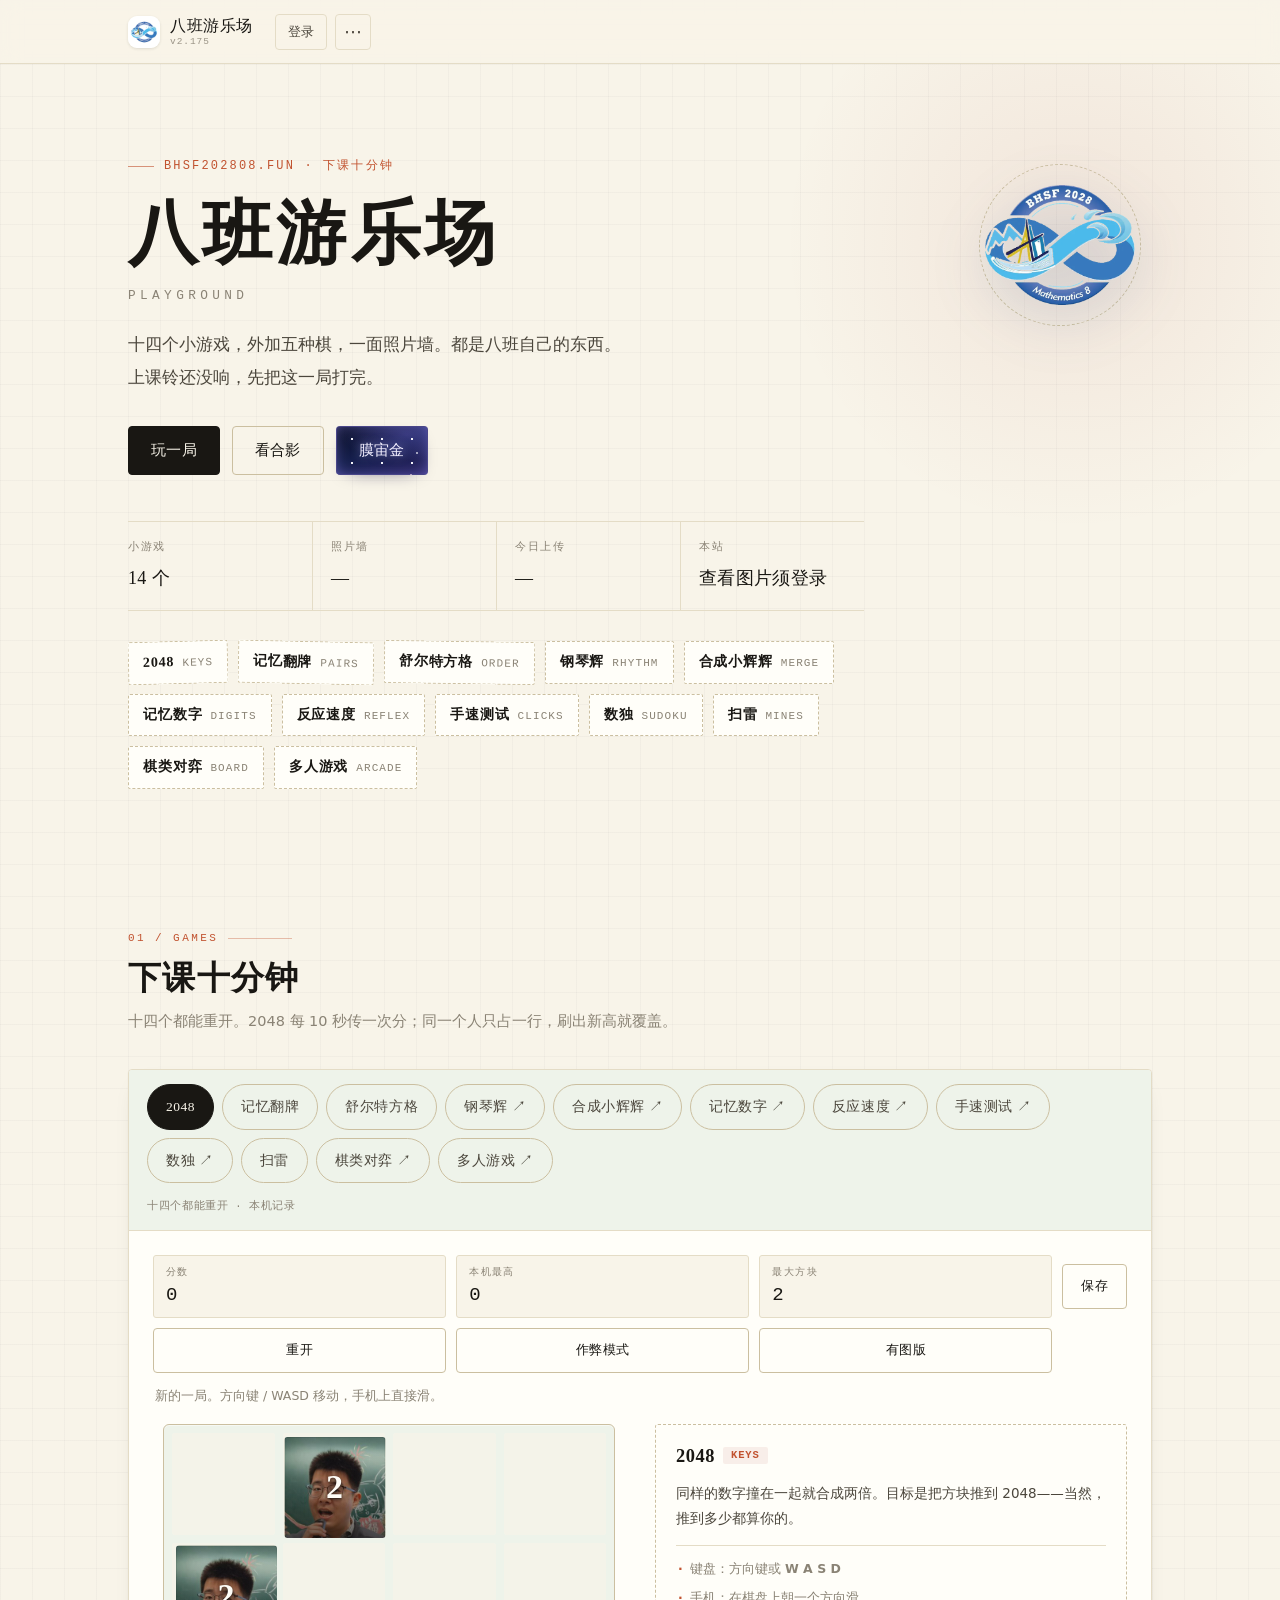
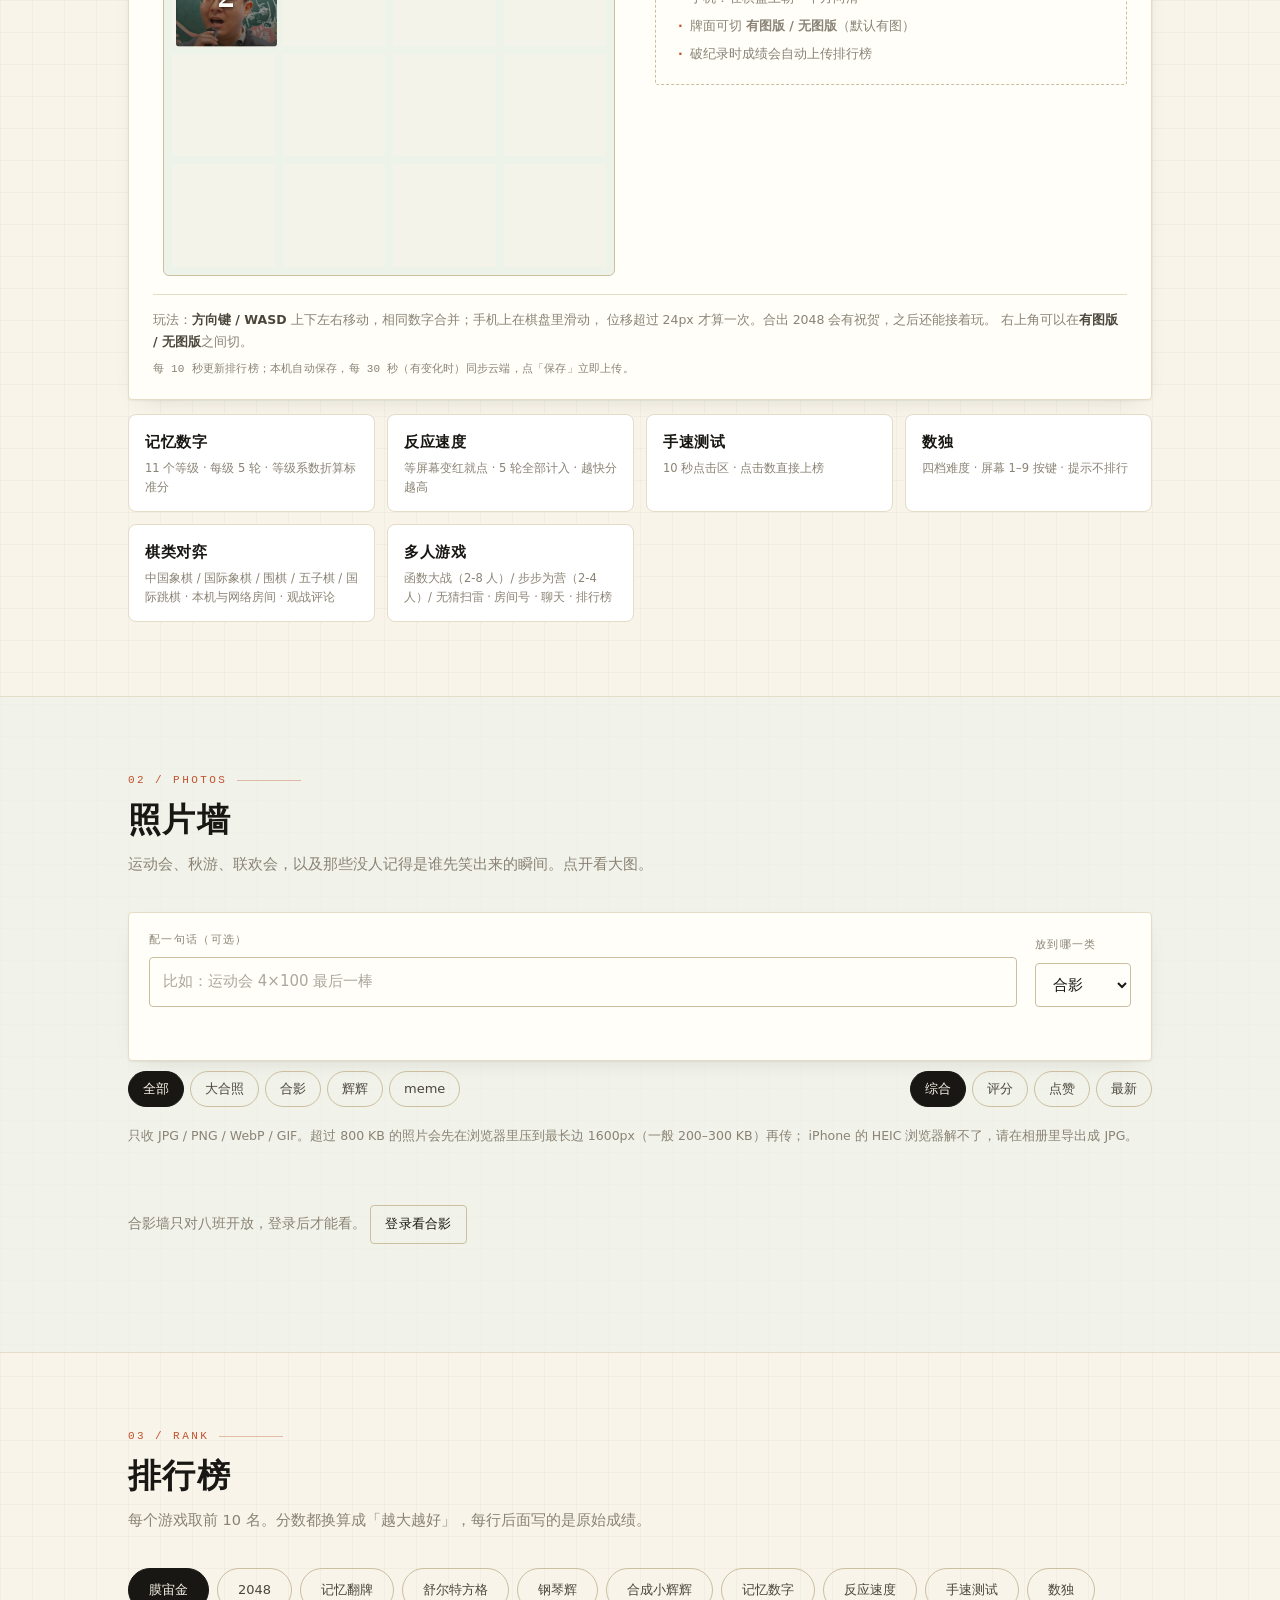
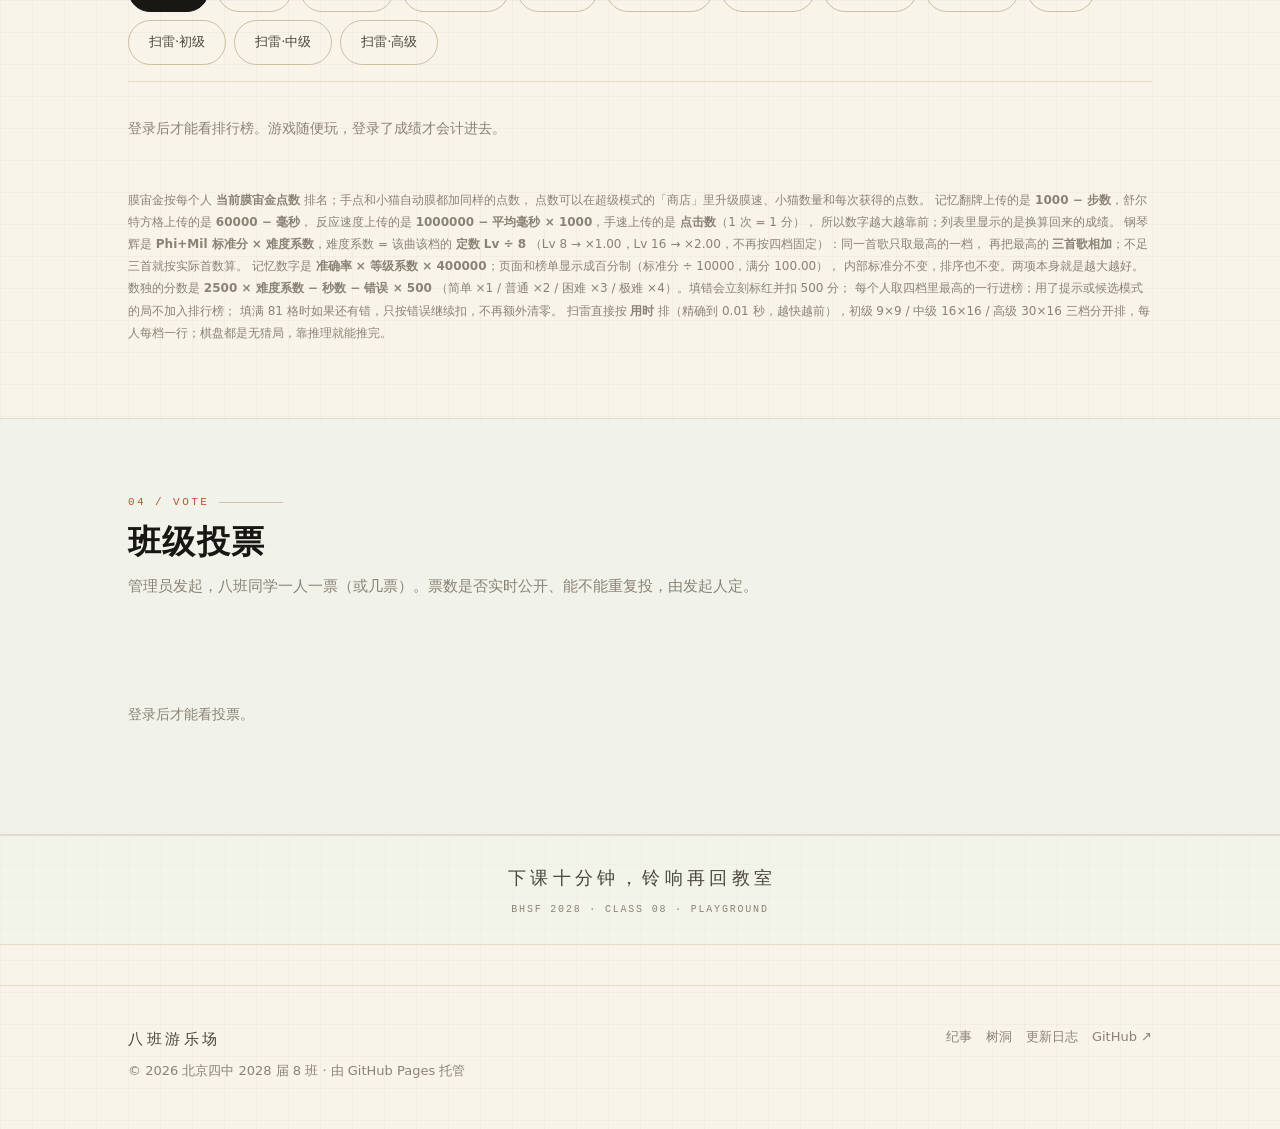
<file: index.html>
<!DOCTYPE html>
<html lang="zh-CN">
<head>
<meta charset="utf-8">
<meta name="viewport" content="width=device-width, initial-scale=1">
<title>八班游乐场 · 北京四中 2028 届 8 班 · bhsf202808.fun</title>
<meta name="description" content="北京四中 2028 届 8 班的游乐场：2048、记忆翻牌、舒尔特方格、钢琴辉、合成小辉辉、记忆数字、反应速度、手速测试、数独，外加中国象棋、国际象棋、围棋、五子棋、国际跳棋五种棋；一面班级照片墙，一个排行榜。">
<link rel="canonical" href="https://bhsf202808.fun/">
<meta name="theme-color" content="#f8f4e9">
<meta name="color-scheme" content="light dark">

<meta property="og:type" content="website">
<meta property="og:site_name" content="八班游乐场">
<meta property="og:title" content="八班游乐场 · 北京四中 2028 届 8 班">
<meta property="og:description" content="十四个小游戏 + 五种棋，一面照片墙。下课十分钟的快乐，以及全班的脸。">
<meta property="og:url" content="https://bhsf202808.fun/">
<meta property="og:locale" content="zh_CN">
<meta name="twitter:card" content="summary">

<link rel="icon" href="assets/favicon.png?v=20261101g143" type="image/png">
<link rel="apple-touch-icon" href="assets/icon.png?v=20261101g143">
<script>
window.B8_BUILD = '20261101g143';
// ?t=<时间戳> 透传到每个资源，绕开 GitHub Pages 缓存
window.B8_T = (function () {
  var m = (location.search || '').match(/[?&]t=([^&]+)/);
  return m ? '&t=' + encodeURIComponent(m[1]) : '';
})();
window.B8_TEST = !!window.B8_T;
document.write('<link rel="stylesheet" href="assets/styles.css?v=20261101g143' + window.B8_T + '">');
</script>
<script src="assets/theme.js?v=20261101g143"></script>
<link rel="stylesheet" href="assets/theme.css?v=20261101g143">
<script>document.documentElement.classList.add('js');</script>
</head>

<body data-site="fun">

<a class="skip-link" href="#main">跳到主要内容</a>

<noscript>
  <p class="build-banner">这个站点的小游戏和照片墙都要靠 JavaScript 跑，请打开 JavaScript 再进来。</p>
</noscript>

<header class="site-header" id="site-header">
  <div class="wrap header-inner">
    <a class="brand" href="#top" aria-label="回到顶部">
      <img class="brand-mark" src="assets/icon.png?v=20261101g143" alt="" width="30" height="30">
      <span class="brand-text">
        <span class="brand-name">八班游乐场</span>
        <span class="brand-ver" id="brand-ver">v1.0</span>
      </span>
    </a>

    <nav class="nav" id="nav" aria-label="主导航">
      <a href="#games">小游戏</a>
      <a href="board.html">棋类对弈</a>
      <a href="arcade.html">多人游戏</a>
      <a href="#photos">照片墙</a>
      <a href="#rank">排行榜</a>
      <a href="#vote">投票</a>
      <a href="//bhsf202808.homes/">纪事 ↗</a>
      <a href="//bhsf202808.site/">树洞 ↗</a>
    </nav>

    <div class="header-tools">
      <span class="mode-tag" id="mode-tag" hidden></span>
            <div class="more-wrap">
        <button class="icon-btn more-btn" id="more-menu-btn" type="button" aria-haspopup="true"
                aria-expanded="false" aria-label="更多">⋯</button>
        <div class="more-menu" id="more-menu" hidden>
          <a href="//bhsf202808.homes/">八班纪事 ↗</a>
          <a href="//bhsf202808.site/">八班树洞 ↗</a>
          <a href="arcade.html">多人游戏</a>
          <button id="theme-btn" type="button">夜间：自动</button>
          <a href="changelog.html">更新日志</a>
          <span class="menu-sep"></span>
        </div>
      </div>
<button class="icon-btn nav-toggle" id="nav-toggle" type="button"
              aria-label="打开菜单" aria-expanded="false" aria-controls="nav">
        <svg viewBox="0 0 24 24" aria-hidden="true"><path d="M4 7h16M4 12h16M4 17h16"/></svg>
      </button>
    </div>
  </div>
</header>

<div class="build-banner" id="build-banner" hidden>
  <span class="build-test">CACHE</span> 缓存绕过模式 · 本次加载不读旧缓存
</div>

<!-- ============================================================
     登录门（auth.js 接管；这里的 DOM 结构与 BUILD-SPEC §6 一致）
     ============================================================ -->

<main id="main">

  <!-- 置顶通知：超管发的「置顶」通知显示在首页最上面（notice-bar.js 自己填） -->
  <div class="notice-top wrap" data-notice="top" hidden></div>

  <!-- ============ 首屏 ============ -->
  <section class="hero" id="top">
    <div class="wrap hero-inner">
      <div class="hero-body">
        <p class="eyebrow">bhsf202808.fun · 下课十分钟</p>
        <h1>八班游乐场</h1>
        <span class="hero-en">Playground</span>

        <p class="lead">
          十四个小游戏，外加五种棋，一面照片墙。都是八班自己的东西。<br>
          上课铃还没响，先把这一局打完。
        </p>

        <div class="hero-actions">
          <a class="btn" href="#games">玩一局</a>
          <a class="btn ghost" href="#photos">看合影</a>
          <span class="hero-break" aria-hidden="true"></span>
          <button class="btn starry" id="mo-open" type="button" aria-expanded="false">膜宙金</button>
          <div class="mo-inline" id="mo-inline" hidden>
            <button class="mo-cat" id="mo-cat-m" type="button" aria-label="点一下膜拜一次"></button>
            <div class="mo-inline-counts">
              <span>全站共已膜 <b id="mo-total-m">—</b></span>
              <span>本机 <b id="mo-local-m">0</b></span>
            </div>
            <div class="mo-inline-actions">
              <button id="mo-super-m" type="button">超级模式</button>
              <button id="mo-shop-m" type="button">商店</button>
            </div>
          </div>
        </div>

        <!-- 普通通知：排在「玩一局」下面、「正在对弈」上面（notice-bar.js 自己填） -->
        <div class="notice-inline" data-notice="inline" hidden></div>

        <div class="hero-live" id="hero-live" hidden>
          <div class="hero-live-head">
            <span class="hero-live-dot" aria-hidden="true"></span>
            <b>正在对局</b>
            <span id="hero-live-count"></span>
            <span class="hero-live-links">
              <a href="board.html">棋室 →</a>
              <a href="arcade.html">多人游戏 →</a>
            </span>
          </div>
          <div class="hero-live-list" id="hero-live-list"></div>
        </div>

        <dl class="stat-strip">
          <div class="stat"><dt>小游戏</dt><dd>14 个</dd></div>
          <div class="stat"><dt>照片墙</dt><dd id="stat-photos">—</dd></div>
          <div class="stat"><dt>今日上传</dt><dd id="stat-today">—</dd></div>
          <div class="stat"><dt>本站</dt><dd>查看图片须登录</dd></div>
        </dl>

        <div class="hero-tickets">
          <a class="ticket" href="#games" data-ticket-game="2048"><b>2048</b><span>KEYS</span></a>
          <a class="ticket" href="#games" data-ticket-game="memory"><b>记忆翻牌</b><span>PAIRS</span></a>
          <a class="ticket" href="#games" data-ticket-game="schulte"><b>舒尔特方格</b><span>ORDER</span></a>
          <a class="ticket" href="piano.html"><b>钢琴辉</b><span>RHYTHM</span></a>
          <a class="ticket" href="suika.html"><b>合成小辉辉</b><span>MERGE</span></a>
          <a class="ticket" href="memorynum.html"><b>记忆数字</b><span>DIGITS</span></a>
          <a class="ticket" href="reaction.html"><b>反应速度</b><span>REFLEX</span></a>
          <a class="ticket" href="clickspeed.html"><b>手速测试</b><span>CLICKS</span></a>
          <a class="ticket" href="sudoku.html"><b>数独</b><span>SUDOKU</span></a>
    <a class="ticket" href="#games" data-ticket-game="mines"><b>扫雷</b><span>MINES</span></a>
          <a class="ticket" href="board.html"><b>棋类对弈</b><span>BOARD</span></a>
          <a class="ticket" href="arcade.html"><b>多人游戏</b><span>ARCADE</span></a>
        </div>
      </div>

      <div class="hero-play" id="mo-play">
        <div class="mo-badge">
          <span class="play-ring" aria-hidden="true"></span>
          <img class="play-logo" id="mo-logo" src="assets/logo.webp?v=20261101g143" alt="八班班徽" width="200" height="160">
          <span class="mo-zj" id="mo-zj">宙金</span>
        </div>
        <div class="mo-cat-wrap" id="mo-cat-wrap" hidden>
          <button class="mo-cat" id="mo-cat" type="button" aria-label="点一下膜拜一次"></button>
          <div class="mo-counts">
            <p>全站共已膜<b id="mo-total">—</b></p>
            <p>本机<b id="mo-local">0</b></p>
          </div>
          <button class="mo-super" id="mo-super" type="button">超级模式</button>
        </div>
      </div>
    </div>
  </section>

  <!-- ============ 01 小游戏 ============ -->
  <section class="section" id="games">
    <div class="wrap">
      <header class="sec-head reveal">
        <span class="sec-idx">01 / GAMES</span>
        <h2>下课十分钟</h2>
        <p class="sec-sub">十四个都能重开。2048 每 10 秒传一次分；同一个人只占一行，刷出新高就覆盖。</p>
      </header>

      <div class="game-card card">
        <div class="game-head">
          <div class="game-tabs chip-row" role="group" aria-label="选择游戏">
            <button class="chip game-tab" type="button" data-game="2048"
                    aria-pressed="true" aria-controls="game-panel-2048">2048</button>
            <button class="chip game-tab" type="button" data-game="memory"
                    aria-pressed="false" aria-controls="game-panel-memory">记忆翻牌</button>
            <button class="chip game-tab" type="button" data-game="schulte"
                    aria-pressed="false" aria-controls="game-panel-schulte">舒尔特方格</button>
            <a class="chip game-tab game-tab-link" href="piano.html">钢琴辉 ↗</a>
            <a class="chip game-tab game-tab-link" href="suika.html">合成小辉辉 ↗</a>
            <a class="chip game-tab game-tab-link" href="memorynum.html">记忆数字 ↗</a>
            <a class="chip game-tab game-tab-link" href="reaction.html">反应速度 ↗</a>
            <a class="chip game-tab game-tab-link" href="clickspeed.html">手速测试 ↗</a>
            <a class="chip game-tab game-tab-link" href="sudoku.html">数独 ↗</a>
            <button class="chip game-tab" type="button" data-game="mines"
                    aria-pressed="false" aria-controls="game-panel-mines">扫雷</button>
            <a class="chip game-tab game-tab-link" href="board.html">棋类对弈 ↗</a>
            <a class="chip game-tab game-tab-link" href="arcade.html">多人游戏 ↗</a>
          </div>
          <p class="game-head-note">十四个都能重开 · 本机记录</p>
        </div>

        <div class="game-body">

          <!-- ---------- 2048 ---------- -->
          <section class="game-panel" id="game-panel-2048" data-game="2048" aria-label="2048">
            <div class="game-hud">
              <div class="game-stat">
                <span class="gs-label">分数</span>
                <span class="gs-val" id="g2048-score">0</span>
              </div>
              <div class="game-stat">
                <span class="gs-label">本机最高</span>
                <span class="gs-val" id="g2048-best">0</span>
              </div>
              <div class="game-stat">
                <span class="gs-label">最大方块</span>
                <span class="gs-val" id="g2048-max">2</span>
              </div>
              <button class="btn ghost sm" id="g2048-save" type="button">保存</button>
              <button class="btn ghost sm" id="g2048-restart" type="button">重开</button>
              <button class="btn ghost sm" id="g2048-cheat-toggle" type="button" aria-pressed="false">作弊模式</button>
              <button class="btn ghost sm" id="g2048-mode" type="button" aria-pressed="true" title="切换成无图版">有图版</button>
              <div class="gs-state" id="g2048-state" role="status" aria-live="polite">新的一局。点一下棋盘，用方向键或 WASD 开始。</div>
            </div>

            <div class="b2048-cheat" id="g2048-cheat" hidden>
              <p class="cheat-tip">
                作弊模式：<b>点格子选中</b>，用 <b>× 2 / ÷ 2</b> 把数字翻倍或减半，
                <b>不计入排行榜</b>。
              </p>
              <div class="cheat-row">
                <div class="cheat-step" role="group" aria-label="调整选中格子的数字">
                  <button class="btn ghost sm" id="g2048-cheat-half" type="button" disabled aria-label="除以二">÷ 2</button>
                  <span class="cheat-step-val" id="g2048-cheat-val" aria-live="polite">—</span>
                  <button class="btn ghost sm" id="g2048-cheat-double" type="button" disabled aria-label="乘以二">× 2</button>
                </div>
                <button class="btn ghost sm" id="g2048-cheat-swap" type="button" disabled>交换两格</button>
                <button class="btn ghost sm" id="g2048-cheat-clear" type="button" disabled>清空这格</button>
              </div>
            </div>

            <div class="game-stage">
              <div class="game-board">
                <div class="b2048" id="g2048-board" tabindex="0" role="group"
                     aria-label="2048 棋盘 4 乘 4。点一下棋盘，用方向键或 WASD 移动；手机直接在棋盘上滑动。">
                  <div class="b2048-grid" id="g2048-grid" aria-hidden="true"></div>
                  <div class="b2048-tiles" id="g2048-tiles-layer"></div>
                </div>
              </div>

              <aside class="game-side">
                <h3>2048 <span class="tag">KEYS</span></h3>
                <p class="game-desc">
                  同样的数字撞在一起就合成两倍。目标是把方块推到 2048——当然，推到多少都算你的。
                </p>
                <ul class="game-facts">
                  <li>键盘：方向键或 <b>W A S D</b></li>
                  <li>手机：在棋盘上朝一个方向滑</li>
                  <li>牌面可切 <b>有图版 / 无图版</b>（默认有图）</li>
                  <li>破纪录时成绩会自动上传排行榜</li>
                </ul>
              </aside>
            </div>

            <p class="game-hint">
              玩法：<b>方向键 / WASD</b> 上下左右移动，相同数字合并；手机上在棋盘里滑动，
              位移超过 24px 才算一次。合出 2048 会有祝贺，之后还能接着玩。
              右上角可以在<b>有图版 / 无图版</b>之间切。
            </p>
            <p class="game-note" id="g2048-note"></p>
          </section>

          <!-- ---------- 扫雷（无猜） ---------- -->
          <section class="game-panel" id="game-panel-mines" data-game="mines" aria-label="扫雷" hidden>
            <div class="game-hud">
              <div class="game-stat">
                <span class="gs-label">难度</span>
                <span class="gs-val" id="gmines-level">初级</span>
              </div>
              <div class="game-stat">
                <span class="gs-label">计分</span>
                <span class="gs-val" id="gmines-score">—</span>
              </div>
              <span class="game-hint" id="gmines-note">无猜棋盘 · 逻辑可解</span>
            </div>
            <div class="mines-home" id="mines-stage"></div>
            <p class="game-hint">
              左键翻开、右键循环标记（旗 / 问号）；双击数字格或左右键一起按 = 和弦。
              每局棋盘都经过求解器校验，<b>没有需要猜的地方</b>；第一下的九宫格一定没有雷。
              得分 = 难度系数 × 基础分 − 用时秒数。
            </p>
          </section>

          <!-- ---------- 记忆翻牌 ---------- -->
          <section class="game-panel" id="game-panel-memory" data-game="memory" aria-label="记忆翻牌" hidden>
            <div class="game-hud">
              <div class="game-stat">
                <span class="gs-label">步数</span>
                <span class="gs-val" id="gmemory-steps">0</span>
              </div>
              <div class="game-stat">
                <span class="gs-label">用时</span>
                <span class="gs-val" id="gmemory-time">0:00</span>
              </div>
              <div class="game-stat">
                <span class="gs-label">最少步数</span>
                <span class="gs-val" id="gmemory-best">—</span>
              </div>
              <div class="game-hud-actions">
                <button class="btn ghost sm" id="gmemory-mode" type="button"
                        aria-pressed="true" title="切换成文字版">图片版</button>
                <button class="btn ghost sm" id="gmemory-restart" type="button">重开</button>
              </div>
              <div class="gs-state" id="gmemory-state" role="status" aria-live="polite">翻开两张牌，找同一个人。</div>
            </div>

            <div class="game-stage">
              <div class="game-board">
                <div class="mem-grid" id="gmemory-grid" aria-label="记忆翻牌 16 张"></div>
              </div>

              <aside class="game-side">
                <h3>记忆翻牌 <span class="tag jade">PAIRS</span></h3>
                <p class="game-desc">
                  默认是八张辉辉：一次翻两张，找同一个人。切到文字版就是八班的字——八、四、届、班、课、考、球、歌。
                </p>
                <ul class="game-facts">
                  <li>图片版 / 文字版随时切换，切换会重开一局</li>
                  <li>步数按「翻一对」算，越少越好</li>
                  <li>计时从翻第一张牌开始</li>
                  <li>上榜分数 = 1000 − 步数</li>
                </ul>
              </aside>
            </div>

            <p class="game-hint">
              玩法：点一张牌翻开，再点一张。一样的就留在桌上，不一样会翻回去。
              右上角可以在<b>图片版 / 文字版</b>之间切；<b>步数越少越好</b>，用时只用来参考，不进排行榜。
            </p>
            <p class="game-note" id="gmemory-note"></p>
          </section>

          <!-- ---------- 舒尔特方格 ---------- -->
          <section class="game-panel" id="game-panel-schulte" data-game="schulte" aria-label="舒尔特方格" hidden>
            <div class="game-hud">
              <div class="game-stat">
                <span class="gs-label">用时</span>
                <span class="gs-val" id="gschulte-time">0.000 s</span>
              </div>
              <div class="game-stat">
                <span class="gs-label">本机最佳</span>
                <span class="gs-val" id="gschulte-best">—</span>
              </div>
              <div class="game-stat">
                <span class="gs-label">进度</span>
                <span class="gs-val" id="gschulte-progress">0 / 25</span>
              </div>
              <button class="btn ghost sm" id="gschulte-restart" type="button">重开</button>
              <div class="gs-state" id="gschulte-state" role="status" aria-live="polite">点「开始」，数字出现时计时立刻走。</div>
            </div>

            <div class="game-stage">
              <div class="game-board schulte-board">
                <div class="schulte is-waiting" id="gschulte-grid" aria-label="舒尔特方格 5 乘 5"></div>
                <div class="schulte-start" id="gschulte-start-wrap">
                  <button class="btn-main" id="gschulte-start" type="button">开始</button>
                  <span>数字出现的同时开始计时</span>
                </div>
              </div>

              <aside class="game-side">
                <h3>舒尔特方格 <span class="tag">ORDER</span></h3>
                <p class="game-desc">
                  25 个数字打乱摆进 5×5 的格子。眼睛扫过去，手跟上，从 1 一路点到 25。
                </p>
                <ul class="game-facts">
                  <li><b>点错一次 +1 秒</b>，同时闪一下红</li>
                  <li>计时精确到毫秒</li>
                  <li>上榜分数 = 60000 − 毫秒</li>
                </ul>
              </aside>
            </div>

            <p class="game-hint">
              玩法：按 <b>1 → 25</b> 的顺序点数字。点错会红一下并 <b>+1 秒</b>，不用重来；点完 25 个停表。
              手机上把手指放在格子中间，别贴着屏幕边缘。
            </p>
            <p class="game-note" id="gschulte-note"></p>
          </section>
        </div>
      </div>

      <div class="game-more">
        <a class="game-more-card" href="memorynum.html">
          <b>记忆数字</b>
          <span>11 个等级 · 每级 5 轮 · 等级系数折算标准分</span>
        </a>
        <a class="game-more-card" href="reaction.html">
          <b>反应速度</b>
          <span>等屏幕变红就点 · 5 轮全部计入 · 越快分越高</span>
        </a>
        <a class="game-more-card" href="clickspeed.html">
          <b>手速测试</b>
          <span>10 秒点击区 · 点击数直接上榜</span>
        </a>
        <a class="game-more-card" href="sudoku.html">
          <b>数独</b>
          <span>四档难度 · 屏幕 1–9 按键 · 提示不排行</span>
        </a>
        <a class="game-more-card" href="board.html">
          <b>棋类对弈</b>
          <span>中国象棋 / 国际象棋 / 围棋 / 五子棋 / 国际跳棋 · 本机与网络房间 · 观战评论</span>
        </a>
        <a class="game-more-card" href="arcade.html">
          <b>多人游戏</b>
          <span>函数大战（2-8 人）/ 步步为营（2-4 人）/ 无猜扫雷 · 房间号 · 聊天 · 排行榜</span>
        </a>
      </div>

      <p class="db-note" id="games-note" hidden></p>
    </div>
  </section>

  <!-- ============ 02 合影墙 ============ -->
  <section class="section section-alt" id="photos">
    <div class="wrap">
      <header class="sec-head reveal">
        <span class="sec-idx">02 / PHOTOS</span>
        <h2>照片墙</h2>
        <p class="sec-sub">运动会、秋游、联欢会，以及那些没人记得是谁先笑出来的瞬间。点开看大图。</p>
      </header>

      <div class="photo-tools">
        <div class="field">
          <label for="photo-caption">配一句话（可选）</label>
          <input class="input" id="photo-caption" maxlength="60"
                 placeholder="比如：运动会 4×100 最后一棒">
        </div>
        <div class="field">
          <label for="photo-cat">放到哪一类</label>
          <select class="input" id="photo-cat">
            <option value="大合照">大合照</option>
            <option value="合影" selected>合影</option>
            <option value="辉辉">辉辉</option>
            <option value="meme">meme</option>
          </select>
        </div>
        <div class="photo-tools-side">
          <label class="btn" id="photo-pick" for="photo-file" tabindex="0" role="button">上传照片</label>
          <input class="file-hidden" id="photo-file" type="file"
                 accept="image/jpeg,image/png,image/webp,image/gif" multiple>
          <span class="form-status" id="photo-status" role="status"></span>
        </div>
      </div>

      <div class="photo-filter">
        <div class="chip-row" id="photo-cats" role="group" aria-label="按分类看照片">
          <button class="chip" type="button" data-cat="" aria-pressed="true">全部</button>
          <button class="chip" type="button" data-cat="大合照" aria-pressed="false">大合照</button>
          <button class="chip" type="button" data-cat="合影" aria-pressed="false">合影</button>
          <button class="chip" type="button" data-cat="辉辉" aria-pressed="false">辉辉</button>
          <button class="chip" type="button" data-cat="meme" aria-pressed="false">meme</button>
        </div>
        <div class="chip-row" id="photo-sorts" role="group" aria-label="排序方式">
          <button class="chip" type="button" data-sort="best" aria-pressed="true">综合</button>
          <button class="chip" type="button" data-sort="stars" aria-pressed="false">评分</button>
          <button class="chip" type="button" data-sort="likes" aria-pressed="false">点赞</button>
          <button class="chip" type="button" data-sort="new" aria-pressed="false">最新</button>
        </div>
      </div>
      <p class="form-note photo-note">
        只收 JPG / PNG / WebP / GIF。超过 800 KB 的照片会先在浏览器里压到最长边 1600px（一般 200–300 KB）再传；
        iPhone 的 HEIC 浏览器解不了，请在相册里导出成 JPG。
      </p>

            <div class="photo-grid" id="photo-grid" aria-live="polite"></div>
      <button class="btn ghost sm photo-more" type="button" id="photo-more" hidden>展开全部</button>
      <p class="photo-empty" id="photo-empty" hidden>还没有照片。传第一张，把今天留下来。</p>
      <p class="db-note" id="photos-note" hidden></p>
    </div>
  </section>

  <!-- ============ 03 排行榜 ============ -->
  <section class="section" id="rank">
    <div class="wrap">
      <header class="sec-head reveal">
        <span class="sec-idx">03 / RANK</span>
        <h2>排行榜</h2>
        <p class="sec-sub">每个游戏取前 10 名。分数都换算成「越大越好」，每行后面写的是原始成绩。</p>
      </header>

      <div class="rank-toolbar">
        <div class="chip-row rank-tabs" role="group" aria-label="选择排行榜">
          <button class="chip rank-tab" type="button" data-rank="worship" aria-pressed="true">膜宙金</button>
          <button class="chip rank-tab" type="button" data-rank="2048" aria-pressed="false">2048</button>
          <button class="chip rank-tab" type="button" data-rank="memory" aria-pressed="false">记忆翻牌</button>
          <button class="chip rank-tab" type="button" data-rank="schulte" aria-pressed="false">舒尔特方格</button>
          <button class="chip rank-tab" type="button" data-rank="piano" aria-pressed="false">钢琴辉</button>
          <button class="chip rank-tab" type="button" data-rank="suika" aria-pressed="false">合成小辉辉</button>
          <button class="chip rank-tab" type="button" data-rank="memnum" aria-pressed="false">记忆数字</button>
          <button class="chip rank-tab" type="button" data-rank="reflex" aria-pressed="false">反应速度</button>
          <button class="chip rank-tab" type="button" data-rank="clickspeed" aria-pressed="false">手速测试</button>
          <button class="chip rank-tab" type="button" data-rank="sudoku" aria-pressed="false">数独</button>
          <button class="chip rank-tab" type="button" data-rank="mines:easy" aria-pressed="false">扫雷·初级</button>
          <button class="chip rank-tab" type="button" data-rank="mines:medium" aria-pressed="false">扫雷·中级</button>
          <button class="chip rank-tab" type="button" data-rank="mines:hard" aria-pressed="false">扫雷·高级</button>
        </div>
        <span class="tag plain" id="rank-sample-tag" hidden>示例</span>
      </div>

      <ol class="rank-list" id="rank-list" aria-live="polite"></ol>
      <p class="rank-empty" id="rank-empty" hidden>这一栏还没有人上榜，去玩一局把名字留在这里。</p>
      <p class="rank-note">
        膜宙金按每个人 <b>当前膜宙金点数</b> 排名；手点和小猫自动膜都加同样的点数，
        点数可以在超级模式的「商店」里升级膜速、小猫数量和每次获得的点数。
        记忆翻牌上传的是 <b>1000 − 步数</b>，舒尔特方格上传的是 <b>60000 − 毫秒</b>，
        反应速度上传的是 <b>1000000 − 平均毫秒 × 1000</b>，手速上传的是 <b>点击数</b>（1 次 = 1 分），
        所以数字越大越靠前；列表里显示的是换算回来的成绩。
        钢琴辉是 <b>Phi+Mil 标准分 × 难度系数</b>，难度系数 = 该曲该档的 <b>定数 Lv ÷ 8</b>
        （Lv 8 → ×1.00，Lv 16 → ×2.00，不再按四档固定）：同一首歌只取最高的一档，
        再把最高的 <b>三首歌相加</b>；不足三首就按实际首数算。
        记忆数字是 <b>准确率 × 等级系数 × 400000</b>；页面和榜单显示成百分制（标准分 ÷ 10000，满分 100.00），
        内部标准分不变，排序也不变。两项本身就是越大越好。
        数独的分数是 <b>2500 × 难度系数 − 秒数 − 错误 × 500</b>
        （简单 ×1 / 普通 ×2 / 困难 ×3 / 极难 ×4）。填错会立刻标红并扣 500 分；
        每个人取四档里最高的一行进榜；用了提示或候选模式的局不加入排行榜；
        填满 81 格时如果还有错，只按错误继续扣，不再额外清零。
        扫雷直接按 <b>用时</b> 排（精确到 0.01 秒，越快越前），初级 9×9 / 中级 16×16 / 高级 30×16
        三档分开排，每人每档一行；棋盘都是无猜局，靠推理就能推完。
      </p>
      <p class="db-note" id="rank-db" hidden></p>
    </div>
  </section>

  <!-- ============ 04 投票 ============ -->
  <section class="section section-alt" id="vote">
    <div class="wrap">
      <header class="sec-head reveal">
        <span class="sec-idx">04 / VOTE</span>
        <h2>班级投票</h2>
        <p class="sec-sub">管理员发起，八班同学一人一票（或几票）。票数是否实时公开、能不能重复投，由发起人定。</p>
      </header>

      <div class="vote-toolbar">
        <p class="form-status" id="vote-status" role="status"></p>
        <button class="btn ghost sm" id="vote-create" type="button" hidden>创建投票</button>
      </div>

      <div class="poll-list" id="poll-list"></div>
      <p class="rank-empty" id="poll-empty" hidden>登录后才能看投票。</p>
    </div>
  </section>

  <section class="fun-strip">
    <div class="wrap">
      <p>下课十分钟，铃响再回教室</p>
      <span>BHSF 2028 · CLASS 08 · PLAYGROUND</span>
    </div>
  </section>

</main>

<div class="poll-modal" id="poll-create-modal" hidden>
  <div class="poll-card" role="dialog" aria-modal="true" aria-labelledby="poll-create-title">
    <div class="poll-card-head">
      <h3 id="poll-create-title">创建投票</h3>
      <button class="poll-close" id="poll-create-close" type="button" aria-label="关闭">×</button>
    </div>
    <label class="poll-field">主题
      <input class="input" id="poll-title" maxlength="60" placeholder="比如：运动会最想加的项目">
    </label>
    <label class="poll-field">描述
      <textarea class="input poll-textarea" id="poll-desc" maxlength="300" placeholder="可选，写清楚投票规则"></textarea>
    </label>
    <div class="poll-grid2">
      <label class="poll-field">候选人范围
        <select class="input" id="poll-scope">
          <option value="all">全部同学</option>
          <option value="boys">男生</option>
          <option value="custom" hidden>自定义（超级管理员选人）</option>
        </select>
      </label>
      <label class="poll-field">每人可投
        <input class="input" id="poll-max" type="number" min="1" max="20" value="1">
      </label>
    </div>
    <div class="poll-people" id="poll-people" hidden>
      <p>选候选人（只给超级管理员看）</p>
      <div class="poll-people-grid" id="poll-people-grid"></div>
    </div>
    <label class="poll-check"><input id="poll-repeat" type="checkbox"> 允许重复投同一个人</label>
    <label class="poll-check"><input id="poll-live" type="checkbox" checked> 实时公布票数</label>
    <label class="poll-field">截止时间（可不填）
      <input class="input" id="poll-deadline" type="datetime-local">
    </label>
    <p class="form-status" id="poll-form-status" role="status"></p>
    <div class="poll-card-actions">
      <button class="btn ghost sm" id="poll-create-cancel" type="button">取消</button>
      <button class="btn sm" id="poll-create-submit" type="button">发起投票</button>
    </div>
  </div>
</div>

<div class="poll-modal" id="poll-ballots-modal" hidden>
  <div class="poll-card" role="dialog" aria-modal="true" aria-labelledby="poll-ballots-title">
    <div class="poll-card-head">
      <h3 id="poll-ballots-title">投票明细（仅超管）</h3>
      <button class="poll-close" id="poll-ballots-close" type="button" aria-label="关闭">×</button>
    </div>
    <div class="poll-ballots-list" id="poll-ballots-list"></div>
  </div>
</div>

<div class="mo-super-layer" id="mo-super-layer" hidden>
  <div class="mo-super-cats" id="mo-super-cats" aria-hidden="true"></div>
  <div class="mo-super-word" id="mo-super-word">宙金</div>
  <div class="mo-super-counts">
    <span>全站共已膜 <b id="mo-super-total">—</b></span>
    <span>本机 <b id="mo-super-local">0</b></span>
  </div>
  <p class="mo-super-speed" id="mo-super-speed">当前速度 —</p>
  <button class="mo-super-core" id="mo-super-core" type="button" aria-label="点一下膜拜一次"></button>
  <button class="mo-shop-btn" id="mo-shop-btn" type="button">商店</button>
  <button class="mo-super-exit" id="mo-super-exit" type="button">退出</button>
</div>
<div class="mo-plus-layer" id="mo-plus-layer" aria-hidden="true"></div>

<div class="mo-shop" id="mo-shop" hidden>
  <div class="mo-shop-card" role="dialog" aria-modal="true" aria-labelledby="mo-shop-title">
    <div class="mo-shop-head">
      <h3 id="mo-shop-title">膜宙金商店</h3>
      <button class="mo-shop-close" id="mo-shop-close" type="button" aria-label="关闭商店">×</button>
    </div>
    <p class="mo-shop-points">当前膜宙金 <b id="mo-shop-points">0</b>
      <button class="mo-shop-sync" id="mo-shop-sync" type="button">同步</button>
    </p>
    <p class="mo-shop-rate" id="mo-shop-rate">当前膜速：—</p>
    <div class="mo-shop-list">
      <button class="mo-shop-item" type="button" data-buy="speed">
        <span class="msi-name">升级膜速</span>
        <span class="msi-desc" id="shop-speed-desc">每轮 −0.1s</span>
        <span class="msi-cost" id="shop-speed-cost">200 点</span>
      </button>
      <button class="mo-shop-item" type="button" data-buy="cat">
        <span class="msi-name">多买一只猫</span>
        <span class="msi-desc" id="shop-cat-desc">小猫自动帮你膜</span>
        <span class="msi-cost" id="shop-cat-cost">1000 点</span>
      </button>
      <button class="mo-shop-item" type="button" data-buy="point">
        <span class="msi-name">每次膜的点数</span>
        <span class="msi-desc" id="shop-point-desc">每级 +2 点 / 次</span>
        <span class="msi-cost" id="shop-point-cost">10 点</span>
      </button>
    </div>
    <p class="mo-shop-note" id="mo-shop-note"></p>
  </div>
</div>

<footer class="site-footer">
  <div class="wrap footer-inner">
    <div>
      <p class="footer-motto">八班游乐场</p>
      <p style="margin-top:8px">© <span id="year">2026</span> 北京四中 2028 届 8 班 · 由 GitHub Pages 托管</p>
    </div>
    <nav class="footer-links" aria-label="站外链接">
      <a href="//bhsf202808.homes/">纪事</a>
      <a href="//bhsf202808.site/">树洞</a>
      <a href="changelog.html">更新日志</a>
      <a href="https://github.com/aabb16380" target="_blank">GitHub ↗</a>
    </nav>
  </div>
</footer>

<script>
(function () {
  var T = window.B8_T || '';
  var V = '?v=20261101g143' + T;
  var list = [
    ['assets/site-config.js', 0],
    ['assets/main.js', 1],
    ['assets/sb.js', 1],
    ['assets/auth.js', 1],
    ['assets/notice-bar.js', 1],
    ['assets/games/2048.js', 1],
    ['assets/photos.js', 1],
    ['assets/worship.js', 1],
    ['assets/vote.js', 1],
    ['assets/board-live.js', 1],
    ['assets/games/arcade-mines.js', 1],
    ['assets/games/mines-home.js', 1]
  ];
  for (var i = 0; i < list.length; i++) {
    document.write('<script src="' + list[i][0] + V + '"' + (list[i][1] ? ' defer' : '') + '><\/script>');
  }
})();
</script>
<script>
/* 照片墙图片本地缓存：同一张图第二次打开不再走 Supabase CDN，省 Cached Egress */
(function () {
  if (!('serviceWorker' in navigator)) return;
  window.addEventListener('load', function () {
    navigator.serviceWorker.register('sw.js?v=20261101g143').catch(function () {});
  });
})();
</script>
</body>
</html>
</file>
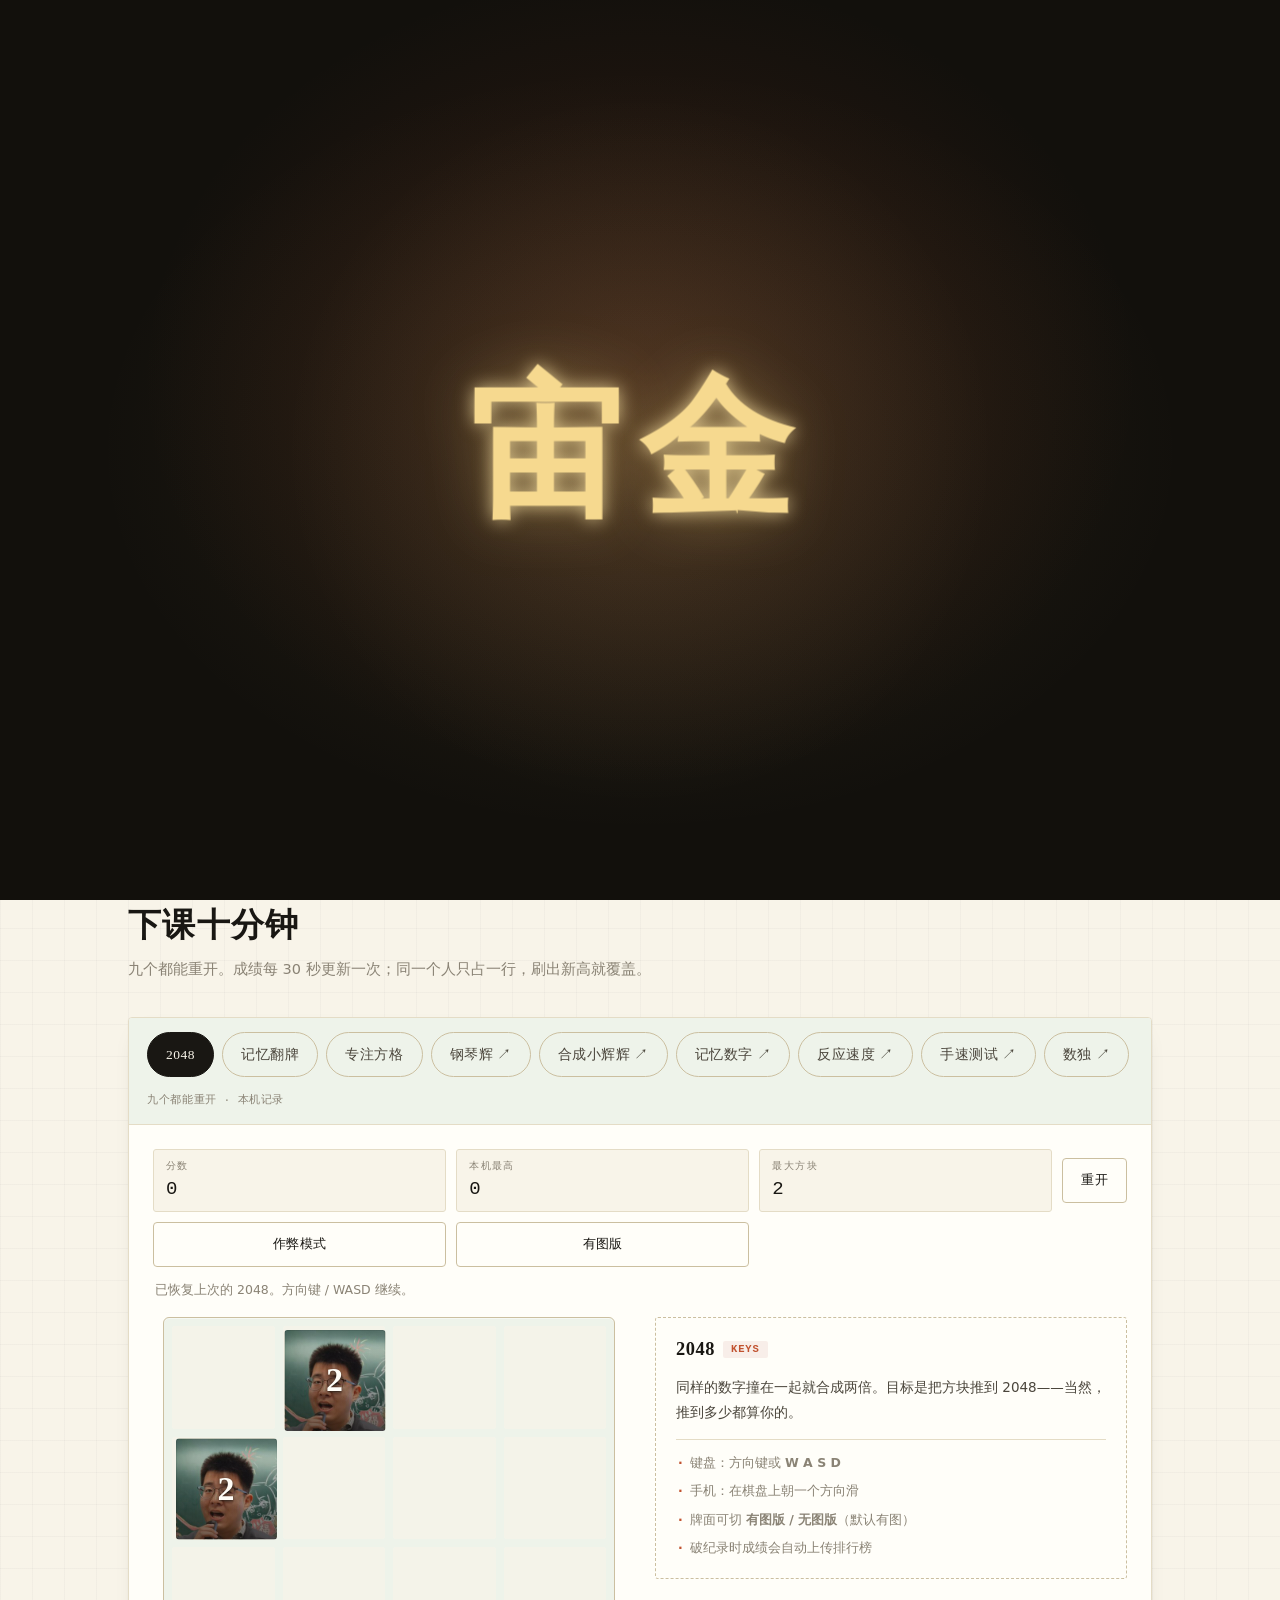
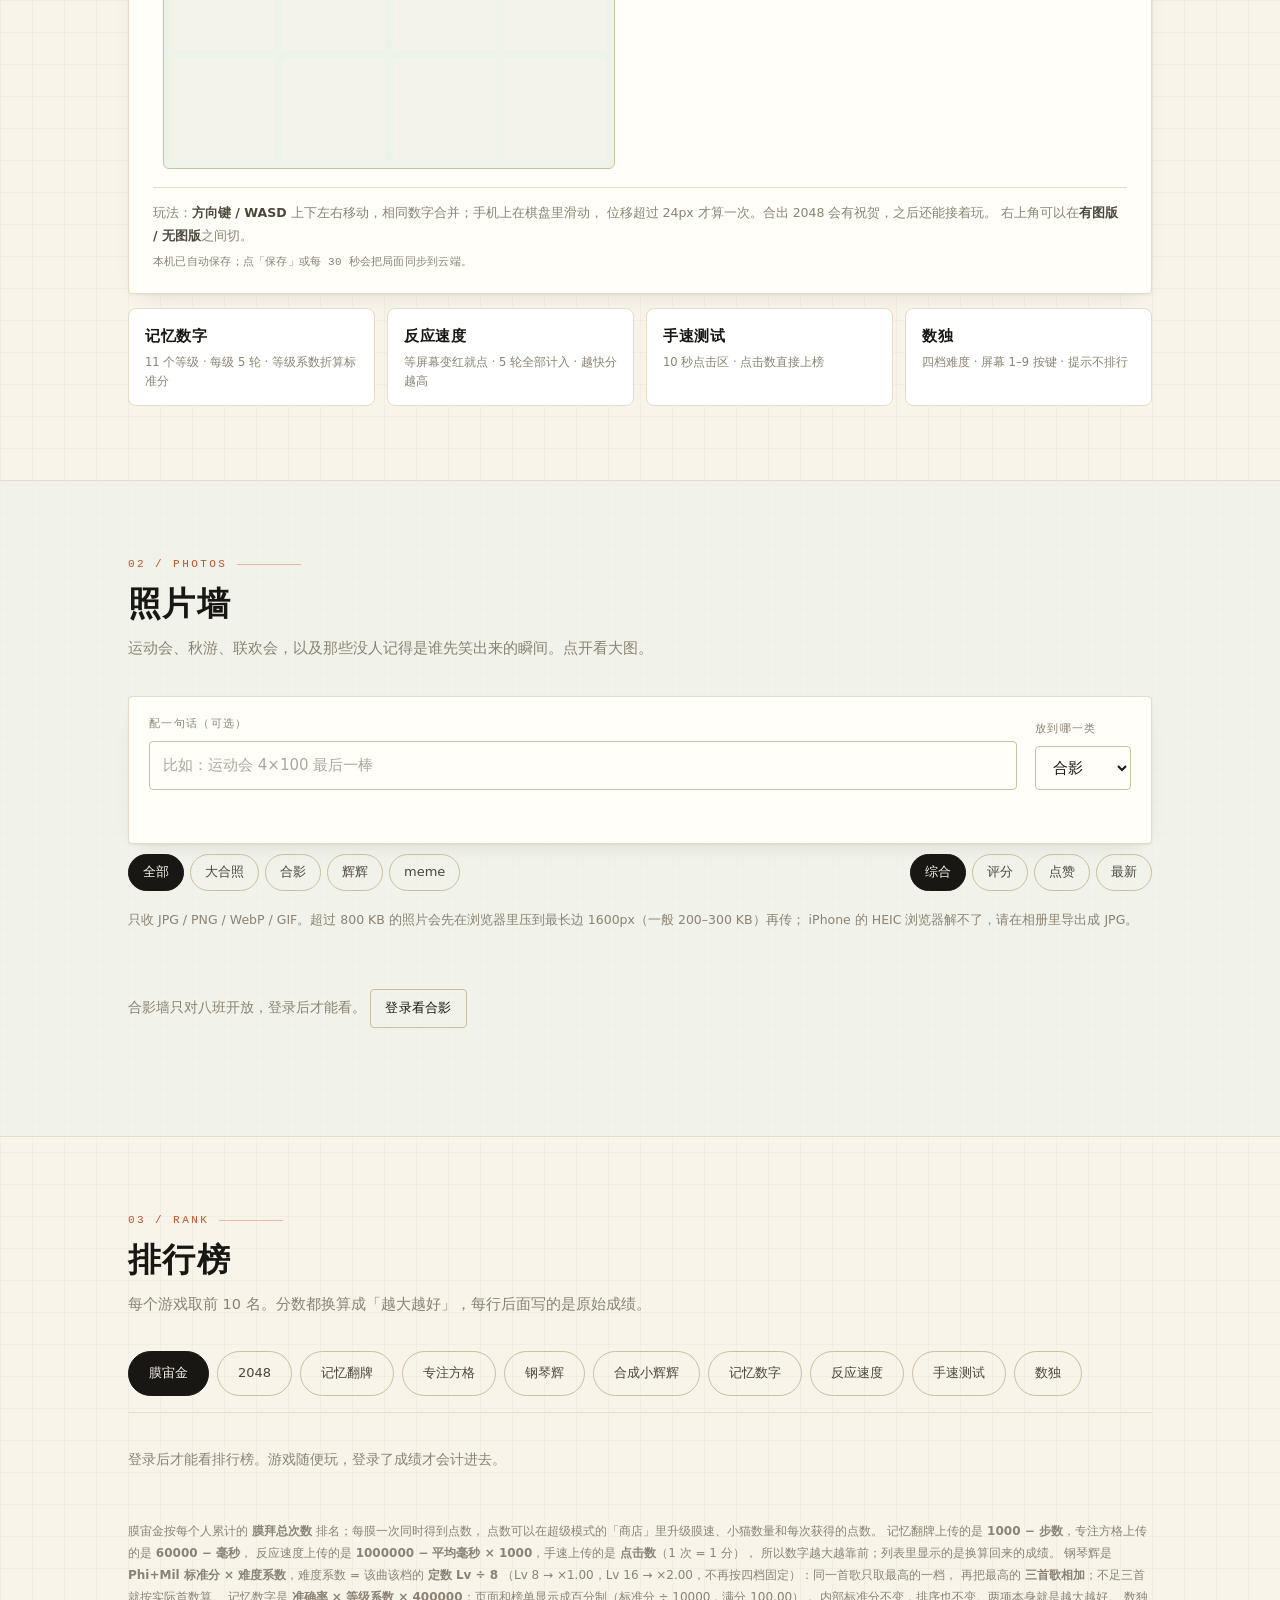
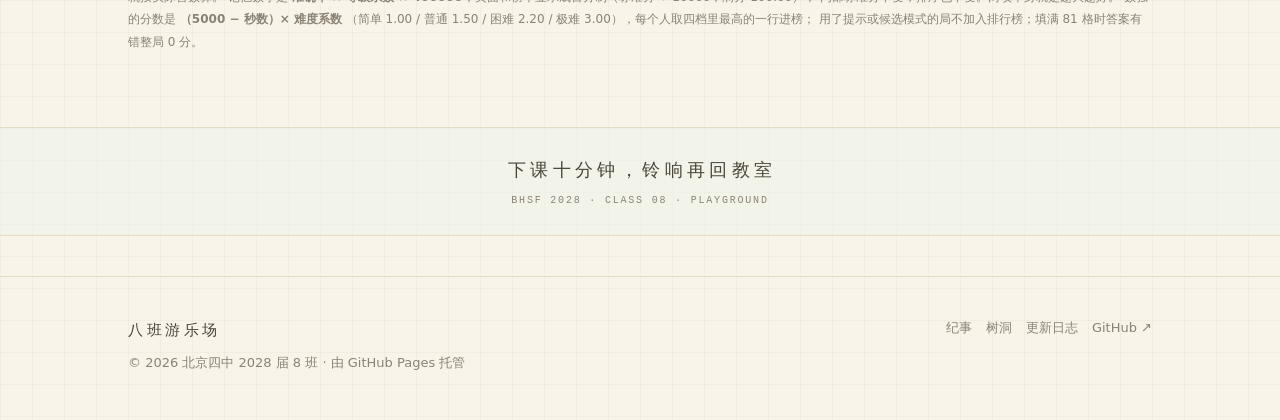
<file: _shopview.html>
<!DOCTYPE html>
<html lang="zh-CN">
<head>
<meta charset="utf-8">
<meta name="viewport" content="width=device-width, initial-scale=1">
<title>八班游乐场 · 北京四中 2028 届 8 班 · bhsf202808.fun</title>
<meta name="description" content="北京四中 2028 届 8 班的游乐场：2048、记忆翻牌、专注方格、钢琴辉、合成小辉辉、记忆数字、反应速度、手速测试、数独九个小游戏，一面班级照片墙，一个排行榜。">
<link rel="canonical" href="https://bhsf202808.fun/">
<meta name="theme-color" content="#f8f4e9">
<meta name="color-scheme" content="light dark">

<meta property="og:type" content="website">
<meta property="og:site_name" content="八班游乐场">
<meta property="og:title" content="八班游乐场 · 北京四中 2028 届 8 班">
<meta property="og:description" content="九个小游戏，一面照片墙。下课十分钟的快乐，以及全班的脸。">
<meta property="og:url" content="https://bhsf202808.fun/">
<meta property="og:locale" content="zh_CN">
<meta name="twitter:card" content="summary">

<link rel="icon" href="assets/favicon.png?v=20261101g37" type="image/png">
<link rel="apple-touch-icon" href="assets/icon.png?v=20261101g37">
<script>
window.B8_BUILD = '20261101g37';
// ?t=<时间戳> 透传到每个资源，绕开 GitHub Pages 缓存
window.B8_T = (function () {
  var m = (location.search || '').match(/[?&]t=([^&]+)/);
  return m ? '&t=' + encodeURIComponent(m[1]) : '';
})();
window.B8_TEST = !!window.B8_T;
document.write('<link rel="stylesheet" href="assets/styles.css?v=20261101g37' + window.B8_T + '">');
</script>
<script src="assets/theme.js?v=20261101g37"></script>
<link rel="stylesheet" href="assets/theme.css?v=20261101g37">
<script>document.documentElement.classList.add('js');</script>
</head>

<body data-site="fun">

<a class="skip-link" href="#main">跳到主要内容</a>

<noscript>
  <p class="build-banner">这个站点的小游戏和照片墙都要靠 JavaScript 跑，请打开 JavaScript 再进来。</p>
</noscript>

<header class="site-header" id="site-header">
  <div class="wrap header-inner">
    <a class="brand" href="#top" aria-label="回到顶部">
      <img class="brand-mark" src="assets/icon.png?v=20261101g37" alt="" width="30" height="30">
      <span class="brand-text">
        <span class="brand-name">八班游乐场</span>
        <span class="brand-ver" id="brand-ver">v1.0</span>
      </span>
    </a>

    <nav class="nav" id="nav" aria-label="主导航">
      <a href="#games">小游戏</a>
      <a href="#photos">照片墙</a>
      <a href="#rank">排行榜</a>
      <a href="//bhsf202808.homes/">纪事 ↗</a>
      <a href="//bhsf202808.site/">树洞 ↗</a>
    </nav>

    <div class="header-tools">
      <span class="mode-tag" id="mode-tag" hidden></span>
            <div class="more-wrap">
        <button class="icon-btn more-btn" id="more-menu-btn" type="button" aria-haspopup="true"
                aria-expanded="false" aria-label="更多">⋯</button>
        <div class="more-menu" id="more-menu" hidden>
          <a href="//bhsf202808.homes/">八班纪事 ↗</a>
          <a href="//bhsf202808.site/">八班树洞 ↗</a>
          <button id="theme-btn" type="button">夜间：自动</button>
          <a href="changelog.html">更新日志</a>
          <span class="menu-sep"></span>
        </div>
      </div>
<button class="icon-btn nav-toggle" id="nav-toggle" type="button"
              aria-label="打开菜单" aria-expanded="false" aria-controls="nav">
        <svg viewBox="0 0 24 24" aria-hidden="true"><path d="M4 7h16M4 12h16M4 17h16"/></svg>
      </button>
    </div>
  </div>
</header>

<div class="build-banner" id="build-banner" hidden>
  <span class="build-test">CACHE</span> 缓存绕过模式 · 本次加载不读旧缓存
</div>

<!-- ============================================================
     登录门（auth.js 接管；这里的 DOM 结构与 BUILD-SPEC §6 一致）
     ============================================================ -->

<main id="main">

  <!-- ============ 首屏 ============ -->
  <section class="hero" id="top">
    <div class="wrap hero-inner">
      <div class="hero-body">
        <p class="eyebrow">bhsf202808.fun · 下课十分钟</p>
        <h1>八班游乐场</h1>
        <span class="hero-en">Playground</span>

        <p class="lead">
          九个小游戏，一面照片墙。都是八班自己的东西。<br>
          上课铃还没响，先把这一局打完。
        </p>

        <div class="hero-actions">
          <a class="btn" href="#games">玩一局</a>
          <a class="btn ghost" href="#photos">看合影</a>
          <span class="hero-break" aria-hidden="true"></span>
          <button class="btn starry" id="mo-open" type="button" aria-expanded="false">膜宙金</button>
          <div class="mo-inline" id="mo-inline" hidden>
            <button class="mo-cat" id="mo-cat-m" type="button" aria-label="点一下膜拜一次"></button>
            <div class="mo-inline-counts">
              <span>共已膜 <b id="mo-total-m">—</b></span>
              <span>本机 <b id="mo-local-m">0</b></span>
            </div>
          </div>
        </div>

        <dl class="stat-strip">
          <div class="stat"><dt>小游戏</dt><dd>9 个</dd></div>
          <div class="stat"><dt>照片墙</dt><dd id="stat-photos">—</dd></div>
          <div class="stat"><dt>今日上传</dt><dd id="stat-today">—</dd></div>
          <div class="stat"><dt>本站</dt><dd>查看图片须登录</dd></div>
        </dl>

        <div class="hero-tickets" aria-hidden="true">
          <span class="ticket"><b>2048</b><span>KEYS</span></span>
          <span class="ticket"><b>记忆翻牌</b><span>PAIRS</span></span>
          <span class="ticket"><b>专注方格</b><span>ORDER</span></span>
          <span class="ticket"><b>钢琴辉</b><span>RHYTHM</span></span>
          <span class="ticket"><b>合成小辉辉</b><span>MERGE</span></span>
          <span class="ticket"><b>记忆数字</b><span>DIGITS</span></span>
          <span class="ticket"><b>反应速度</b><span>REFLEX</span></span>
          <span class="ticket"><b>手速测试</b><span>CLICKS</span></span>
          <span class="ticket"><b>数独</b><span>SUDOKU</span></span>
        </div>
      </div>

      <div class="hero-play" id="mo-play">
        <div class="mo-badge">
          <span class="play-ring" aria-hidden="true"></span>
          <img class="play-logo" id="mo-logo" src="assets/logo.webp?v=20261101g37" alt="八班班徽" width="200" height="160">
          <span class="mo-zj" id="mo-zj">宙金</span>
        </div>
        <div class="mo-cat-wrap" id="mo-cat-wrap" hidden>
          <button class="mo-cat" id="mo-cat" type="button" aria-label="点一下膜拜一次"></button>
          <div class="mo-counts">
            <p>共已膜<b id="mo-total">—</b></p>
            <p>本机<b id="mo-local">0</b></p>
          </div>
          <button class="mo-super" id="mo-super" type="button">超级模式</button>
        </div>
      </div>
    </div>
  </section>

  <!-- ============ 01 小游戏 ============ -->
  <section class="section" id="games">
    <div class="wrap">
      <header class="sec-head reveal">
        <span class="sec-idx">01 / GAMES</span>
        <h2>下课十分钟</h2>
        <p class="sec-sub">九个都能重开。成绩每 30 秒更新一次；同一个人只占一行，刷出新高就覆盖。</p>
      </header>

      <div class="game-card card">
        <div class="game-head">
          <div class="game-tabs chip-row" role="group" aria-label="选择游戏">
            <button class="chip game-tab" type="button" data-game="2048"
                    aria-pressed="true" aria-controls="game-panel-2048">2048</button>
            <button class="chip game-tab" type="button" data-game="memory"
                    aria-pressed="false" aria-controls="game-panel-memory">记忆翻牌</button>
            <button class="chip game-tab" type="button" data-game="schulte"
                    aria-pressed="false" aria-controls="game-panel-schulte">专注方格</button>
            <a class="chip game-tab game-tab-link" href="piano.html">钢琴辉 ↗</a>
            <a class="chip game-tab game-tab-link" href="suika.html">合成小辉辉 ↗</a>
            <a class="chip game-tab game-tab-link" href="memorynum.html">记忆数字 ↗</a>
            <a class="chip game-tab game-tab-link" href="reaction.html">反应速度 ↗</a>
            <a class="chip game-tab game-tab-link" href="clickspeed.html">手速测试 ↗</a>
            <a class="chip game-tab game-tab-link" href="sudoku.html">数独 ↗</a>
          </div>
          <p class="game-head-note">九个都能重开 · 本机记录</p>
        </div>

        <div class="game-body">

          <!-- ---------- 2048 ---------- -->
          <section class="game-panel" id="game-panel-2048" data-game="2048" aria-label="2048">
            <div class="game-hud">
              <div class="game-stat">
                <span class="gs-label">分数</span>
                <span class="gs-val" id="g2048-score">0</span>
              </div>
              <div class="game-stat">
                <span class="gs-label">本机最高</span>
                <span class="gs-val" id="g2048-best">0</span>
              </div>
              <div class="game-stat">
                <span class="gs-label">最大方块</span>
                <span class="gs-val" id="g2048-max">2</span>
              </div>
              <button class="btn ghost sm" id="g2048-restart" type="button">重开</button>
              <button class="btn ghost sm" id="g2048-cheat-toggle" type="button" aria-pressed="false">作弊模式</button>
              <button class="btn ghost sm" id="g2048-mode" type="button" aria-pressed="true" title="切换成无图版">有图版</button>
              <div class="gs-state" id="g2048-state" role="status" aria-live="polite">新的一局。点一下棋盘，用方向键或 WASD 开始。</div>
            </div>

            <div class="b2048-cheat" id="g2048-cheat" hidden>
              <p class="cheat-tip">
                作弊模式：<b>点格子选中</b>，用 <b>× 2 / ÷ 2</b> 把数字翻倍或减半，
                <b>不计入排行榜</b>。
              </p>
              <div class="cheat-row">
                <div class="cheat-step" role="group" aria-label="调整选中格子的数字">
                  <button class="btn ghost sm" id="g2048-cheat-half" type="button" disabled aria-label="除以二">÷ 2</button>
                  <span class="cheat-step-val" id="g2048-cheat-val" aria-live="polite">—</span>
                  <button class="btn ghost sm" id="g2048-cheat-double" type="button" disabled aria-label="乘以二">× 2</button>
                </div>
                <button class="btn ghost sm" id="g2048-cheat-swap" type="button" disabled>交换两格</button>
                <button class="btn ghost sm" id="g2048-cheat-clear" type="button" disabled>清空这格</button>
              </div>
            </div>

            <div class="game-stage">
              <div class="game-board">
                <div class="b2048" id="g2048-board" tabindex="0" role="group"
                     aria-label="2048 棋盘 4 乘 4。点一下棋盘，用方向键或 WASD 移动；手机直接在棋盘上滑动。">
                  <div class="b2048-grid" id="g2048-grid" aria-hidden="true"></div>
                  <div class="b2048-tiles" id="g2048-tiles-layer"></div>
                </div>
              </div>

              <aside class="game-side">
                <h3>2048 <span class="tag">KEYS</span></h3>
                <p class="game-desc">
                  同样的数字撞在一起就合成两倍。目标是把方块推到 2048——当然，推到多少都算你的。
                </p>
                <ul class="game-facts">
                  <li>键盘：方向键或 <b>W A S D</b></li>
                  <li>手机：在棋盘上朝一个方向滑</li>
                  <li>牌面可切 <b>有图版 / 无图版</b>（默认有图）</li>
                  <li>破纪录时成绩会自动上传排行榜</li>
                </ul>
              </aside>
            </div>

            <p class="game-hint">
              玩法：<b>方向键 / WASD</b> 上下左右移动，相同数字合并；手机上在棋盘里滑动，
              位移超过 24px 才算一次。合出 2048 会有祝贺，之后还能接着玩。
              右上角可以在<b>有图版 / 无图版</b>之间切。
            </p>
            <p class="game-note" id="g2048-note"></p>
          </section>

          <!-- ---------- 记忆翻牌 ---------- -->
          <section class="game-panel" id="game-panel-memory" data-game="memory" aria-label="记忆翻牌" hidden>
            <div class="game-hud">
              <div class="game-stat">
                <span class="gs-label">步数</span>
                <span class="gs-val" id="gmemory-steps">0</span>
              </div>
              <div class="game-stat">
                <span class="gs-label">用时</span>
                <span class="gs-val" id="gmemory-time">0:00</span>
              </div>
              <div class="game-stat">
                <span class="gs-label">最少步数</span>
                <span class="gs-val" id="gmemory-best">—</span>
              </div>
              <div class="game-hud-actions">
                <button class="btn ghost sm" id="gmemory-mode" type="button"
                        aria-pressed="true" title="切换成文字版">图片版</button>
                <button class="btn ghost sm" id="gmemory-restart" type="button">重开</button>
              </div>
              <div class="gs-state" id="gmemory-state" role="status" aria-live="polite">翻开两张牌，找同一个人。</div>
            </div>

            <div class="game-stage">
              <div class="game-board">
                <div class="mem-grid" id="gmemory-grid" aria-label="记忆翻牌 16 张"></div>
              </div>

              <aside class="game-side">
                <h3>记忆翻牌 <span class="tag jade">PAIRS</span></h3>
                <p class="game-desc">
                  默认是八张辉辉：一次翻两张，找同一个人。切到文字版就是八班的字——八、四、届、班、课、考、球、歌。
                </p>
                <ul class="game-facts">
                  <li>图片版 / 文字版随时切换，切换会重开一局</li>
                  <li>步数按「翻一对」算，越少越好</li>
                  <li>计时从翻第一张牌开始</li>
                  <li>上榜分数 = 1000 − 步数</li>
                </ul>
              </aside>
            </div>

            <p class="game-hint">
              玩法：点一张牌翻开，再点一张。一样的就留在桌上，不一样会翻回去。
              右上角可以在<b>图片版 / 文字版</b>之间切；<b>步数越少越好</b>，用时只用来参考，不进排行榜。
            </p>
            <p class="game-note" id="gmemory-note"></p>
          </section>

          <!-- ---------- 专注方格 ---------- -->
          <section class="game-panel" id="game-panel-schulte" data-game="schulte" aria-label="专注方格" hidden>
            <div class="game-hud">
              <div class="game-stat">
                <span class="gs-label">用时</span>
                <span class="gs-val" id="gschulte-time">0.000 s</span>
              </div>
              <div class="game-stat">
                <span class="gs-label">本机最佳</span>
                <span class="gs-val" id="gschulte-best">—</span>
              </div>
              <div class="game-stat">
                <span class="gs-label">进度</span>
                <span class="gs-val" id="gschulte-progress">0 / 25</span>
              </div>
              <button class="btn ghost sm" id="gschulte-restart" type="button">重开</button>
              <div class="gs-state" id="gschulte-state" role="status" aria-live="polite">从 1 按顺序点到 25，计时从第一次点击开始。</div>
            </div>

            <div class="game-stage">
              <div class="game-board">
                <div class="schulte" id="gschulte-grid" aria-label="专注方格 5 乘 5"></div>
              </div>

              <aside class="game-side">
                <h3>专注方格 <span class="tag">ORDER</span></h3>
                <p class="game-desc">
                  25 个数字打乱摆进 5×5 的格子。眼睛扫过去，手跟上，从 1 一路点到 25。
                </p>
                <ul class="game-facts">
                  <li><b>点错一次 +1 秒</b>，同时闪一下红</li>
                  <li>计时精确到毫秒</li>
                  <li>上榜分数 = 60000 − 毫秒</li>
                </ul>
              </aside>
            </div>

            <p class="game-hint">
              玩法：按 <b>1 → 25</b> 的顺序点数字。点错会红一下并 <b>+1 秒</b>，不用重来；点完 25 个停表。
              手机上把手指放在格子中间，别贴着屏幕边缘。
            </p>
            <p class="game-note" id="gschulte-note"></p>
          </section>
        </div>
      </div>

      <div class="game-more">
        <a class="game-more-card" href="memorynum.html">
          <b>记忆数字</b>
          <span>11 个等级 · 每级 5 轮 · 等级系数折算标准分</span>
        </a>
        <a class="game-more-card" href="reaction.html">
          <b>反应速度</b>
          <span>等屏幕变红就点 · 5 轮全部计入 · 越快分越高</span>
        </a>
        <a class="game-more-card" href="clickspeed.html">
          <b>手速测试</b>
          <span>10 秒点击区 · 点击数直接上榜</span>
        </a>
        <a class="game-more-card" href="sudoku.html">
          <b>数独</b>
          <span>四档难度 · 屏幕 1–9 按键 · 提示不排行</span>
        </a>
      </div>

      <p class="db-note" id="games-note" hidden></p>
    </div>
  </section>

  <!-- ============ 02 合影墙 ============ -->
  <section class="section section-alt" id="photos">
    <div class="wrap">
      <header class="sec-head reveal">
        <span class="sec-idx">02 / PHOTOS</span>
        <h2>照片墙</h2>
        <p class="sec-sub">运动会、秋游、联欢会，以及那些没人记得是谁先笑出来的瞬间。点开看大图。</p>
      </header>

      <div class="photo-tools">
        <div class="field">
          <label for="photo-caption">配一句话（可选）</label>
          <input class="input" id="photo-caption" maxlength="60"
                 placeholder="比如：运动会 4×100 最后一棒">
        </div>
        <div class="field">
          <label for="photo-cat">放到哪一类</label>
          <select class="input" id="photo-cat">
            <option value="大合照">大合照</option>
            <option value="合影" selected>合影</option>
            <option value="辉辉">辉辉</option>
            <option value="meme">meme</option>
          </select>
        </div>
        <div class="photo-tools-side">
          <label class="btn" id="photo-pick" for="photo-file" tabindex="0" role="button">上传照片</label>
          <input class="file-hidden" id="photo-file" type="file"
                 accept="image/jpeg,image/png,image/webp,image/gif" multiple>
          <span class="form-status" id="photo-status" role="status"></span>
        </div>
      </div>

      <div class="photo-filter">
        <div class="chip-row" id="photo-cats" role="group" aria-label="按分类看照片">
          <button class="chip" type="button" data-cat="" aria-pressed="true">全部</button>
          <button class="chip" type="button" data-cat="大合照" aria-pressed="false">大合照</button>
          <button class="chip" type="button" data-cat="合影" aria-pressed="false">合影</button>
          <button class="chip" type="button" data-cat="辉辉" aria-pressed="false">辉辉</button>
          <button class="chip" type="button" data-cat="meme" aria-pressed="false">meme</button>
        </div>
        <div class="chip-row" id="photo-sorts" role="group" aria-label="排序方式">
          <button class="chip" type="button" data-sort="best" aria-pressed="true">综合</button>
          <button class="chip" type="button" data-sort="stars" aria-pressed="false">评分</button>
          <button class="chip" type="button" data-sort="likes" aria-pressed="false">点赞</button>
          <button class="chip" type="button" data-sort="new" aria-pressed="false">最新</button>
        </div>
      </div>
      <p class="form-note photo-note">
        只收 JPG / PNG / WebP / GIF。超过 800 KB 的照片会先在浏览器里压到最长边 1600px（一般 200–300 KB）再传；
        iPhone 的 HEIC 浏览器解不了，请在相册里导出成 JPG。
      </p>

            <div class="photo-grid" id="photo-grid" aria-live="polite"></div>
      <button class="btn ghost sm photo-more" type="button" id="photo-more" hidden>展开全部</button>
      <p class="photo-empty" id="photo-empty" hidden>还没有照片。传第一张，把今天留下来。</p>
      <p class="db-note" id="photos-note" hidden></p>
    </div>
  </section>

  <!-- ============ 03 排行榜 ============ -->
  <section class="section" id="rank">
    <div class="wrap">
      <header class="sec-head reveal">
        <span class="sec-idx">03 / RANK</span>
        <h2>排行榜</h2>
        <p class="sec-sub">每个游戏取前 10 名。分数都换算成「越大越好」，每行后面写的是原始成绩。</p>
      </header>

      <div class="rank-toolbar">
        <div class="chip-row rank-tabs" role="group" aria-label="选择排行榜">
          <button class="chip rank-tab" type="button" data-rank="worship" aria-pressed="true">膜宙金</button>
          <button class="chip rank-tab" type="button" data-rank="2048" aria-pressed="false">2048</button>
          <button class="chip rank-tab" type="button" data-rank="memory" aria-pressed="false">记忆翻牌</button>
          <button class="chip rank-tab" type="button" data-rank="schulte" aria-pressed="false">专注方格</button>
          <button class="chip rank-tab" type="button" data-rank="piano" aria-pressed="false">钢琴辉</button>
          <button class="chip rank-tab" type="button" data-rank="suika" aria-pressed="false">合成小辉辉</button>
          <button class="chip rank-tab" type="button" data-rank="memnum" aria-pressed="false">记忆数字</button>
          <button class="chip rank-tab" type="button" data-rank="reflex" aria-pressed="false">反应速度</button>
          <button class="chip rank-tab" type="button" data-rank="clickspeed" aria-pressed="false">手速测试</button>
          <button class="chip rank-tab" type="button" data-rank="sudoku" aria-pressed="false">数独</button>
        </div>
        <span class="tag plain" id="rank-sample-tag" hidden>示例</span>
      </div>

      <ol class="rank-list" id="rank-list" aria-live="polite"></ol>
      <p class="rank-empty" id="rank-empty" hidden>这一栏还没有人上榜，去玩一局把名字留在这里。</p>
      <p class="rank-note">
        膜宙金按每个人累计的 <b>膜拜总次数</b> 排名；每膜一次同时得到点数，
        点数可以在超级模式的「商店」里升级膜速、小猫数量和每次获得的点数。
        记忆翻牌上传的是 <b>1000 − 步数</b>，专注方格上传的是 <b>60000 − 毫秒</b>，
        反应速度上传的是 <b>1000000 − 平均毫秒 × 1000</b>，手速上传的是 <b>点击数</b>（1 次 = 1 分），
        所以数字越大越靠前；列表里显示的是换算回来的成绩。
        钢琴辉是 <b>Phi+Mil 标准分 × 难度系数</b>，难度系数 = 该曲该档的 <b>定数 Lv ÷ 8</b>
        （Lv 8 → ×1.00，Lv 16 → ×2.00，不再按四档固定）：同一首歌只取最高的一档，
        再把最高的 <b>三首歌相加</b>；不足三首就按实际首数算。
        记忆数字是 <b>准确率 × 等级系数 × 400000</b>；页面和榜单显示成百分制（标准分 ÷ 10000，满分 100.00），
        内部标准分不变，排序也不变。两项本身就是越大越好。
        数独的分数是 <b>（5000 − 秒数）× 难度系数</b>
        （简单 1.00 / 普通 1.50 / 困难 2.20 / 极难 3.00），每个人取四档里最高的一行进榜；
        用了提示或候选模式的局不加入排行榜；填满 81 格时答案有错整局 0 分。
      </p>
      <p class="db-note" id="rank-db" hidden></p>
    </div>
  </section>

  <section class="fun-strip">
    <div class="wrap">
      <p>下课十分钟，铃响再回教室</p>
      <span>BHSF 2028 · CLASS 08 · PLAYGROUND</span>
    </div>
  </section>

</main>

<div class="mo-super-layer" id="mo-super-layer" hidden>
  <div class="mo-super-cats" id="mo-super-cats" aria-hidden="true"></div>
  <div class="mo-super-word" id="mo-super-word">宙金</div>
  <div class="mo-super-counts">
    <span>共已膜 <b id="mo-super-total">—</b></span>
    <span>本机 <b id="mo-super-local">0</b></span>
  </div>
  <button class="mo-super-core" id="mo-super-core" type="button" aria-label="点一下膜拜一次"></button>
  <button class="mo-shop-btn" id="mo-shop-btn" type="button">商店</button>
  <button class="mo-super-exit" id="mo-super-exit" type="button">退出</button>
</div>
<div class="mo-plus-layer" id="mo-plus-layer" aria-hidden="true"></div>

<div class="mo-shop" id="mo-shop" hidden>
  <div class="mo-shop-card" role="dialog" aria-modal="true" aria-labelledby="mo-shop-title">
    <div class="mo-shop-head">
      <h3 id="mo-shop-title">膜宙金商店</h3>
      <button class="mo-shop-close" id="mo-shop-close" type="button" aria-label="关闭商店">×</button>
    </div>
    <p class="mo-shop-points">可用点数 <b id="mo-shop-points">0</b></p>
    <div class="mo-shop-list">
      <button class="mo-shop-item" type="button" data-buy="speed">
        <span class="msi-name">升级膜速</span>
        <span class="msi-desc" id="shop-speed-desc">每轮 1.6s</span>
        <span class="msi-cost" id="shop-speed-cost">200 点</span>
      </button>
      <button class="mo-shop-item" type="button" data-buy="cat">
        <span class="msi-name">多买一只猫</span>
        <span class="msi-desc" id="shop-cat-desc">当前 36 只</span>
        <span class="msi-cost" id="shop-cat-cost">1000 点</span>
      </button>
      <button class="mo-shop-item" type="button" data-buy="point">
        <span class="msi-name">每次膜的点数</span>
        <span class="msi-desc" id="shop-point-desc">每次 1 点</span>
        <span class="msi-cost" id="shop-point-cost">10000 点</span>
      </button>
    </div>
    <p class="mo-shop-note" id="mo-shop-note"></p>
  </div>
</div>

<footer class="site-footer">
  <div class="wrap footer-inner">
    <div>
      <p class="footer-motto">八班游乐场</p>
      <p style="margin-top:8px">© <span id="year">2026</span> 北京四中 2028 届 8 班 · 由 GitHub Pages 托管</p>
    </div>
    <nav class="footer-links" aria-label="站外链接">
      <a href="//bhsf202808.homes/">纪事</a>
      <a href="//bhsf202808.site/">树洞</a>
      <a href="changelog.html">更新日志</a>
      <a href="https://github.com/aabb16380" target="_blank">GitHub ↗</a>
    </nav>
  </div>
</footer>

<script>
(function () {
  var T = window.B8_T || '';
  var V = '?v=20261101g37' + T;
  var list = [
    ['assets/site-config.js', 0],
    ['assets/main.js', 1],
    ['assets/sb.js', 1],
    ['assets/auth.js', 1],
    ['assets/games/2048.js', 1],
    ['assets/photos.js', 1],
    ['assets/worship.js', 1]
  ];
  for (var i = 0; i < list.length; i++) {
    document.write('<script src="' + list[i][0] + V + '"' + (list[i][1] ? ' defer' : '') + '><\/script>');
  }
})();
</script>
<script>
setTimeout(function(){
 B8.worship.activate();
 document.getElementById('mo-super').click();
 setTimeout(function(){ document.getElementById('mo-shop-btn').click(); },1800);
},700);
</script></body>
</html>
</file>
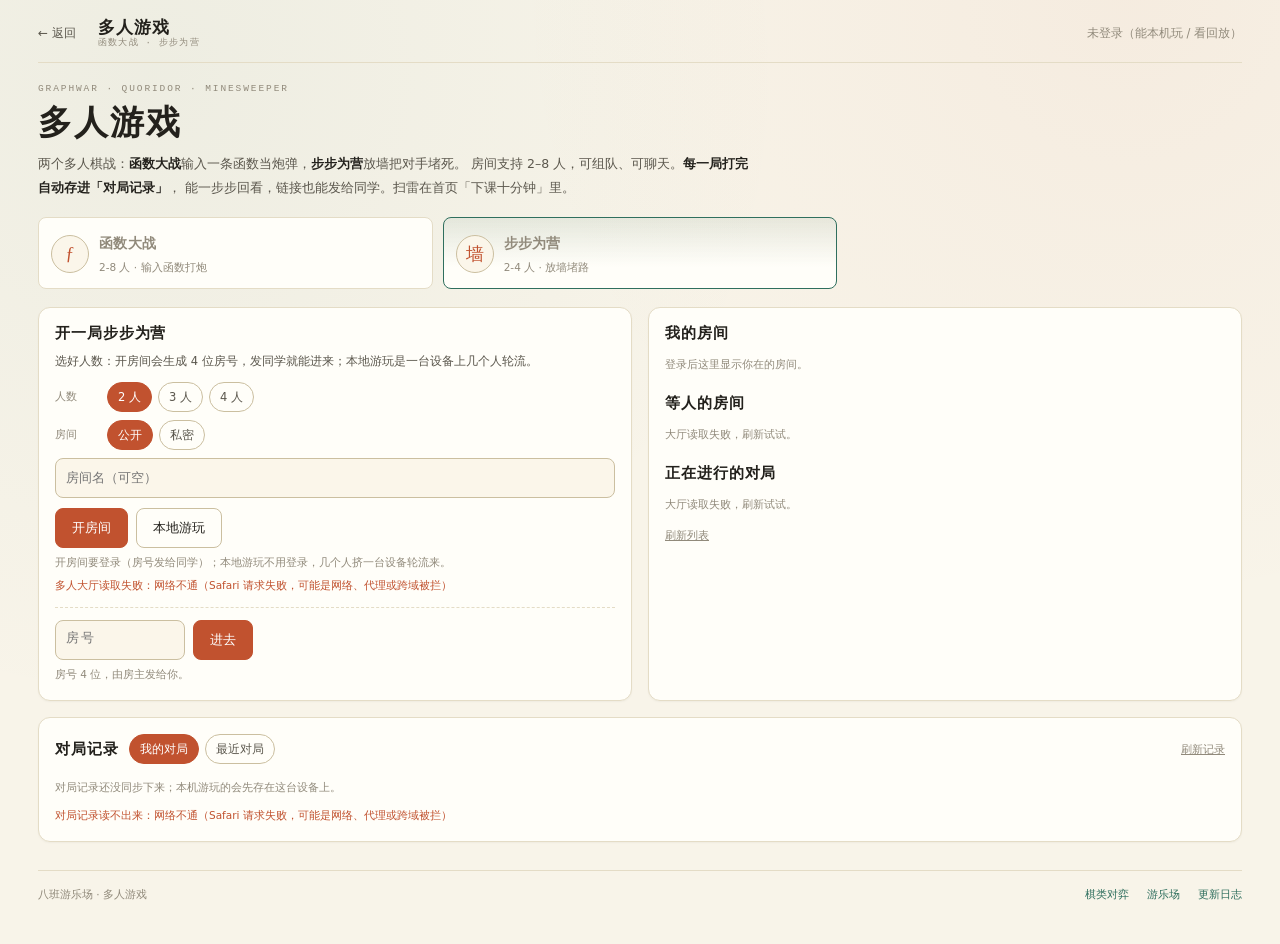
<file: arcade.html>
<!DOCTYPE html>
<html lang="zh-CN">
<head>
<meta charset="utf-8">
<meta name="viewport" content="width=device-width, initial-scale=1, viewport-fit=cover">
<title>多人游戏 · 函数大战 / 步步为营 · 八班游乐场</title>
<meta name="description" content="八班多人游戏：GraphWar 函数大战（2-8 人，输入函数打炮）、Quoridor 步步为营（2-4 人放墙堵路）。房间号加入、组队或混战、聊天；每一局自动保存，可逐步回看。">
<meta name="theme-color" content="#f8f4e9">
<meta name="color-scheme" content="light dark">
<link rel="icon" href="assets/favicon.png?v=20261101g143" type="image/png">
<link rel="stylesheet" href="assets/styles.css?v=20261101g143">
<link rel="stylesheet" href="assets/games/arcade.css?v=20261101g143">
<script>
window.B8_BUILD = '20261101g143';
window.B8_T = (function () {
  var m = (location.search || '').match(/[?&]t=([^&]+)/);
  return m ? '&t=' + encodeURIComponent(m[1]) : '';
})();
window.B8_TEST = !!window.B8_T;
</script>
<script src="assets/theme.js?v=20261101g143"></script>
<link rel="stylesheet" href="assets/theme.css?v=20261101g143">
</head>

<body data-site="fun">

<div class="ag-wrap">

  <header class="ag-head">
    <a class="ag-back" id="ag-page-back" href="index.html">← 返回</a>
    <div class="ag-brand">
      <b>多人游戏</b>
      <span>函数大战 · 步步为营</span>
    </div>
    <span class="ag-who" id="ag-who"></span>
  </header>

  <main class="ag-main">

    <!-- ==================== 大厅 ==================== -->
    <section class="ag-view" id="ag-lobby">
      <div class="ag-intro">
        <p class="ag-eyebrow">GRAPHWAR · QUORIDOR · MINESWEEPER</p>
        <h1>多人游戏</h1>
        <p class="ag-lead">
          两个多人棋战：<b>函数大战</b>输入一条函数当炮弹，<b>步步为营</b>放墙把对手堵死。
          房间支持 2–8 人，可组队、可聊天。<b>每一局打完自动存进「对局记录」</b>，
          能一步步回看，链接也能发给同学。扫雷在首页「下课十分钟」里。
        </p>
      </div>

      <div class="ag-games" id="ag-games" role="group" aria-label="选游戏"></div>

      <div class="ag-cols">
        <div class="ag-card">
          <h2 id="ag-start-title">开一局</h2>
          <p class="ag-muted" id="ag-start-note">先在上面选一个游戏。</p>

          <div class="ag-opt" id="ag-seat-row" hidden>
            <span class="ag-opt-label">人数</span>
            <div class="chips" id="ag-seats" role="group" aria-label="人数"></div>
          </div>

          <div class="ag-opt" id="ag-mode-row" hidden>
            <span class="ag-opt-label">模式</span>
            <div class="chips" role="group" aria-label="模式">
              <button class="chip is-on" id="ag-mode-ffa" type="button" aria-pressed="true">混战</button>
              <button class="chip" id="ag-mode-team" type="button" aria-pressed="false">组队</button>
            </div>
          </div>

          <div class="ag-opt" id="ag-private-row" hidden>
            <span class="ag-opt-label">房间</span>
            <div class="chips" role="group" aria-label="房间类型">
              <button class="chip is-on" id="ag-public" type="button" aria-pressed="true">公开</button>
              <button class="chip" id="ag-private" type="button" aria-pressed="false">私密</button>
            </div>
          </div>

          <div class="ag-name-row" id="ag-name-row" hidden>
            <input class="ag-input" id="ag-room-name" maxlength="40" autocomplete="off" placeholder="房间名（可空）">
          </div>

          <div class="ag-btns">
            <button class="ag-btn primary" id="ag-create" type="button">开房间</button>
            <button class="ag-btn" id="ag-local" type="button">本地游玩</button>
            </div>
          <p class="ag-hint" id="ag-start-hint">开房间要登录（房号发给同学）；本地游玩不用登录，几个人挤一台设备轮流来。</p>
          <p class="ag-hint is-warn" id="ag-db-note" hidden></p>

          <form class="ag-join" id="ag-join-form">
            <input class="ag-input" id="ag-code" maxlength="4" inputmode="text" autocomplete="off"
                   spellcheck="false" placeholder="房号" aria-label="房号">
            <button class="ag-btn primary" type="submit">进去</button>
          </form>
          <p class="ag-hint" id="ag-join-note">房号 4 位，由房主发给你。</p>
        </div>

        <div class="ag-card">
          <h2>我的房间</h2>
          <div class="ag-rooms" id="ag-mine"></div>

          <h2 class="ag-h2">等人的房间</h2>
          <div class="ag-rooms" id="ag-rooms"></div>

          <h2 class="ag-h2">正在进行的对局</h2>
          <div class="ag-rooms" id="ag-live-rooms"></div>
          <button class="ag-link" id="ag-refresh" type="button">刷新列表</button>
        </div>
      </div>

      <div class="ag-card ag-card-wide" id="ag-record-card">
        <div class="ag-record-head">
          <h2>对局记录</h2>
          <div class="chips" role="group" aria-label="记录类型">
            <button class="chip is-on" id="ag-rec-mine" type="button" aria-pressed="true">我的对局</button>
            <button class="chip" id="ag-rec-recent" type="button" aria-pressed="false">最近对局</button>
          </div>
          <button class="ag-link" id="ag-rec-refresh" type="button">刷新记录</button>
        </div>
        <div class="ag-records" id="ag-records"></div>
        <p class="ag-hint" id="ag-rec-note">每一局打完自动保存；点「看回放」能一步步重看，链接也能发给同学。</p>
      </div>
    </section>

    <!-- ==================== 对局回看 ==================== -->
    <section class="ag-view" id="ag-replay" hidden>
      <div class="ag-gamebar">
        <button class="ag-back2" id="ag-replay-back" type="button">← 返回</button>
        <div class="ag-gname">
          <b id="ag-replay-title">对局回看</b>
          <span id="ag-replay-meta"></span>
        </div>
        <button class="ag-mini" id="ag-replay-share" type="button">复制回放链接</button>
      </div>

      <div class="ag-layout">
        <div class="ag-stage-wrap">
          <div class="ag-players" id="ag-replay-players"></div>
          <div class="ag-stage" id="ag-replay-stage"></div>
          <div class="ag-replay-bar">
            <button class="ag-mini" id="ag-replay-first" type="button" aria-label="回到开局">⏮</button>
            <button class="ag-mini" id="ag-replay-prev" type="button">◀ 上一步</button>
            <button class="ag-mini" id="ag-replay-play" type="button">▶ 自动</button>
            <button class="ag-mini" id="ag-replay-next" type="button">下一步 ▶</button>
            <button class="ag-mini" id="ag-replay-last" type="button" aria-label="跳到终局">⏭</button>
            <span class="ag-replay-step" id="ag-replay-step">第 0 / 0 步</span>
          </div>
          <p class="ag-status" id="ag-replay-status">回看中：↑ ↓ / ← → 翻步，空格自动播放，Esc 退出。</p>
        </div>

        <aside class="ag-side">
          <div class="ag-analysis" id="ag-quoridor-analysis" hidden>
            <div class="ag-analysis-head">
              <b>全局分析</b>
              <span>点线跳步 · 纵轴：到终点最短路线长</span>
            </div>
            <canvas id="ag-analysis-canvas" aria-label="步步为营全局分析：点线跳到对应步数"></canvas>
          </div>

          <div class="ag-chat">
            <div class="ag-box-head"><b>本局流水</b><span id="ag-replay-info">—</span></div>
            <div class="ag-replay-log" id="ag-replay-log"></div>
          </div>
          <div class="ag-chat ag-replay-chat">
            <div class="ag-box-head"><b>本局公屏</b><span id="ag-replay-chat-count">0</span></div>
            <div class="ag-replay-chat-list" id="ag-replay-chat-list"></div>
          </div>
          <div class="ag-side-note">
            回看是只读的：棋盘按当时的每一步重演，不会改动任何房间或记录。
          </div>
        </aside>
      </div>
    </section>

    <!-- ==================== 房间 / 对局 ==================== -->
    <section class="ag-view" id="ag-room" hidden>
      <div class="ag-gamebar">
        <button class="ag-back2" id="ag-exit" type="button">← 离开</button>
        <div class="ag-gname">
          <b id="ag-room-title">房间</b>
          <span id="ag-room-meta"></span>
        </div>
        <button class="ag-mini" id="ag-copy-link" type="button">邀请链接</button>
        <button class="ag-mini" id="ag-surrender" type="button" hidden>投降</button>
        <button class="ag-mini" id="ag-close-room" type="button" hidden>关房</button>
      </div>

      <div class="ag-layout">
        <div class="ag-stage-wrap">
          <div class="ag-players" id="ag-players"></div>

          <div class="ag-waitbox" id="ag-waitbox" hidden>
            <p class="ag-eyebrow">房间已建好 · 等人</p>
            <div class="ag-code" id="ag-wait-code">----</div>
            <p class="ag-wait-note" id="ag-wait-note">把房号发给同学，他在大厅输进来就坐下。人齐了房主点「开始游戏」。</p>
            <div class="ag-seat-head"><b>座位</b><span id="ag-wait-count">0 / 2 人</span></div>
            <div class="ag-seatlist" id="ag-seat-list"></div>
            <div class="ag-wait-actions">
              <button class="ag-btn primary" id="ag-start-now" type="button">开始游戏</button>
              <button class="ag-btn" id="ag-copy-code" type="button">复制房号</button>
              <button class="ag-btn" id="ag-wait-close" type="button" hidden>解散房间</button>
              <button class="ag-link" id="ag-wait-leave" type="button">先离开（房间保留）</button>
            </div>
            <p class="ag-hint" id="ag-wait-hint">房主可以请人；离开不会解散房间。</p>
          </div>

          <div class="ag-stage" id="ag-stage"></div>
          <div class="ag-under">
            <span class="ag-status" id="ag-status" role="status" aria-live="polite">—</span>
            <button class="ag-mini" id="ag-again" type="button" hidden>再来一局</button>
          </div>

          <!-- 结算层只盖住棋局区域，不占整页 -->
          <div class="ag-overlay" id="ag-over" hidden>
            <p class="ag-over-kicker" id="ag-over-kicker">对局结束</p>
            <h2 id="ag-over-title">—</h2>
            <p class="ag-over-sub" id="ag-over-sub"></p>
            <p class="ag-over-record" id="ag-over-record" hidden></p>
            <div class="ag-over-actions">
              <button class="ag-btn primary" id="ag-over-again" type="button">再来一局</button>
              <button class="ag-btn" id="ag-over-view" type="button" hidden>看回放</button>
              <button class="ag-btn" id="ag-over-lobby" type="button">回大厅</button>
            </div>
          </div>
        </div>

        <aside class="ag-side">
          <div class="ag-watchbox">
            <div class="ag-box-head"><b>观战</b><span id="ag-watch-count">0 人</span></div>
            <div class="ag-watch-list" id="ag-watch-list"></div>
          </div>

          <div class="ag-chat">
            <div class="ag-box-head"><b>聊天</b><span id="ag-chat-count">0</span></div>
            <div class="ag-chat-list" id="ag-chat-list"></div>
            <div class="ag-emoji" data-emoji-target="ag-chat-input" role="group" aria-label="快捷表情">
              <button type="button" aria-label="赞">👍</button>
              <button type="button" aria-label="笑">😂</button>
              <button type="button" aria-label="爱心">❤️</button>
              <button type="button" aria-label="惊讶">😮</button>
              <button type="button" aria-label="生气">😡</button>
              <button type="button" aria-label="庆祝">🎉</button>
              <button type="button" aria-label="鼓掌">👏</button>
              <button type="button" aria-label="思考">🤔</button>
            </div>
            <form class="ag-chat-form" id="ag-chat-form">
              <input id="ag-chat-input" maxlength="200" autocomplete="off" placeholder="说两句…">
              <button type="submit">发送</button>
            </form>
          </div>
          <div class="ag-side-note" id="ag-side-note">
            对局中随时可以发聊天。轮到谁，谁就能操作。
          </div>
        </aside>
      </div>
    </section>

    <!-- ==================== 结果弹层（已移进房间棋局区域） ==================== -->

    <footer class="ag-foot">
      <span>八班游乐场 · 多人游戏</span>
      <a href="board.html">棋类对弈</a>
      <a href="index.html">游乐场</a>
      <a href="changelog.html">更新日志</a>
    </footer>
    <div class="ag-overlay" id="ag-local-setup" hidden>
      <div class="ag-local-card" role="dialog" aria-modal="true" aria-labelledby="ag-local-title">
        <p class="ag-over-kicker">本机对局</p>
        <h2 id="ag-local-title">棋手学号 / 昵称</h2>
        <p class="ag-over-sub" id="ag-local-sub">填 8 位学号、班学号（1 号 = 20282307）或后四位（2307）会自动查姓名，也可以直接用昵称。</p>
        <div class="ag-local-rows" id="ag-local-rows"></div>
        <div class="ag-over-actions">
          <button class="ag-btn primary" id="ag-local-start" type="button">开始对局</button>
          <button class="ag-btn" id="ag-local-casual" type="button">随便玩玩</button>
          <button class="ag-btn" id="ag-local-cancel" type="button">取消</button>
        </div>
      </div>
    </div>

  </main>
</div>

<script>
(function () {
  var T = window.B8_T || '';
  var V = '?v=20261101g143' + T;
  var list = [
    ['assets/site-config.js', 0],
    ['assets/main.js', 1],
    ['assets/sb.js', 1],
    ['assets/auth.js', 1],
    ['assets/notice-bar.js', 1],
    ['assets/games/arcade.js', 1],
    ['assets/games/arcade-quoridor.js', 1],
    ['assets/games/arcade-graphwar.js', 1]
  ];
  for (var i = 0; i < list.length; i++) {
    document.write('<script src="' + list[i][0] + V + '"' + (list[i][1] ? ' defer' : '') + '><\/script>');
  }
})();
</script>

</body>
</html>
</file>
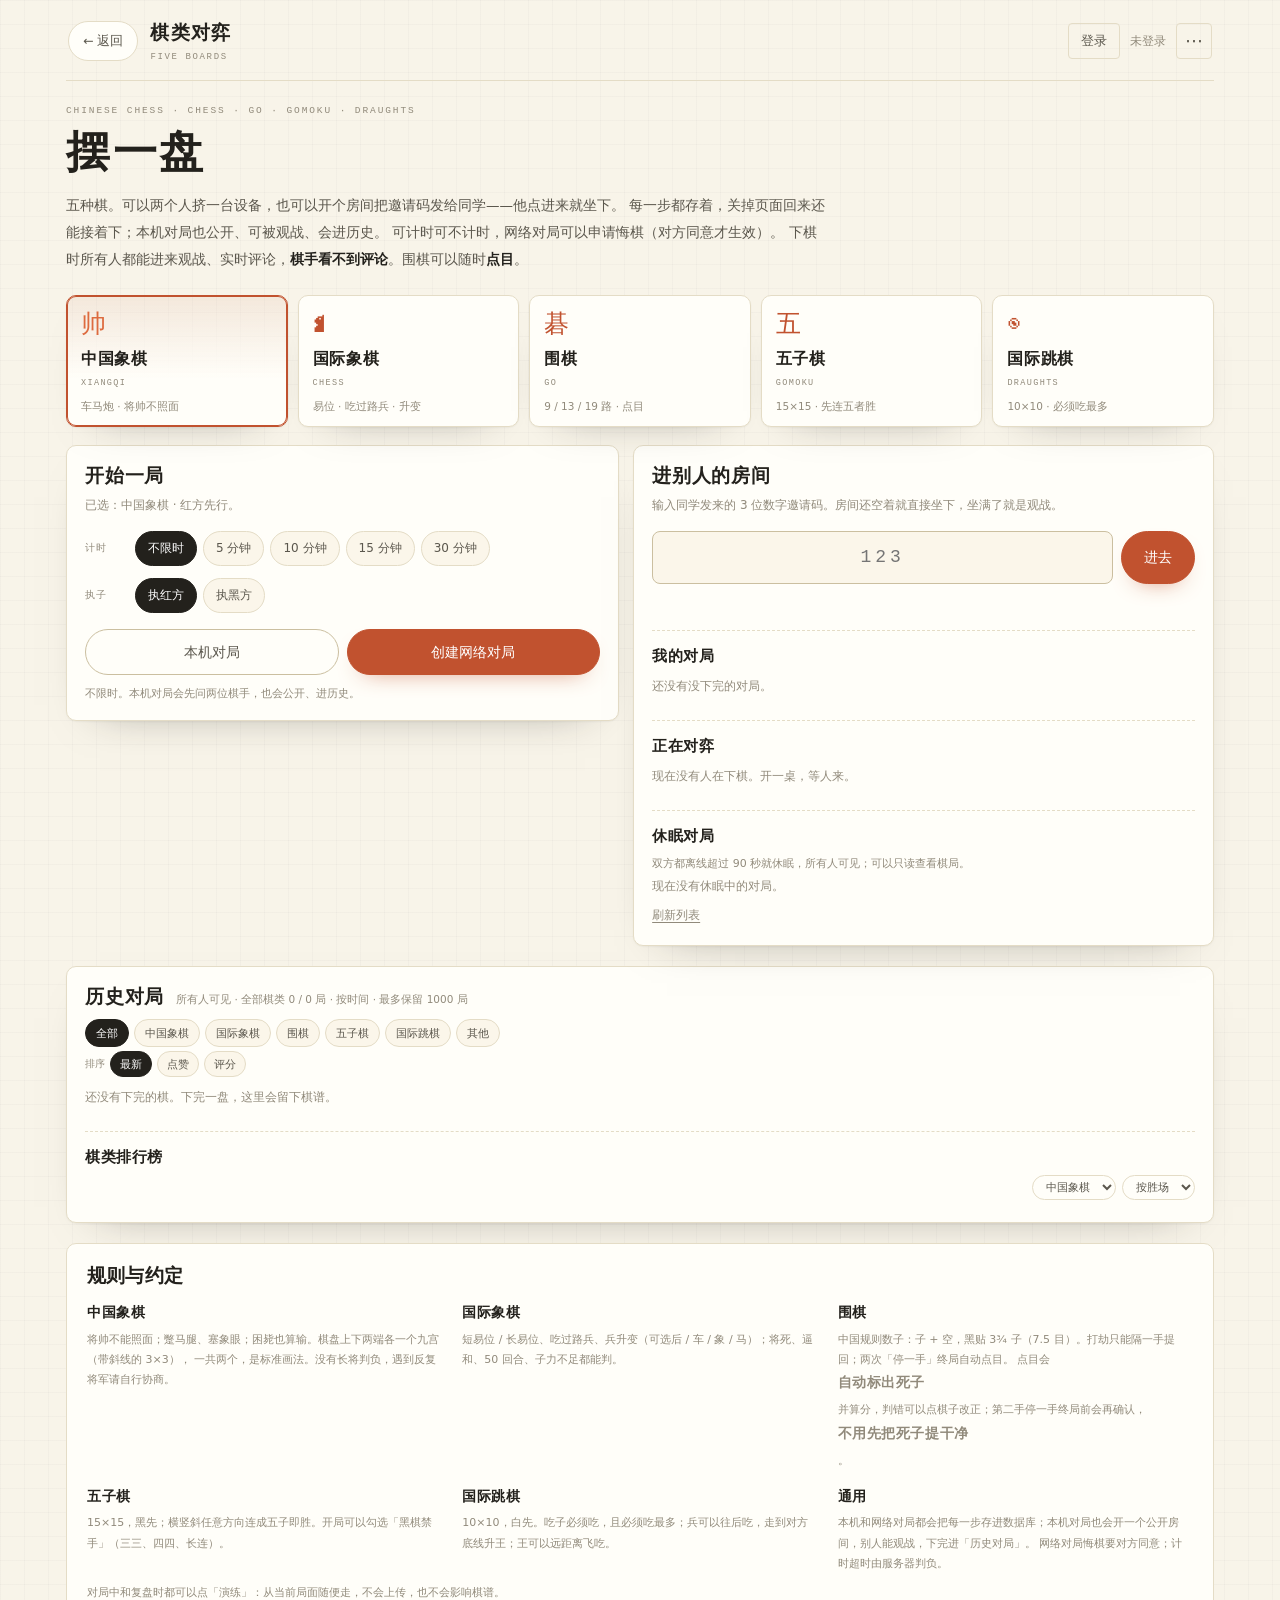
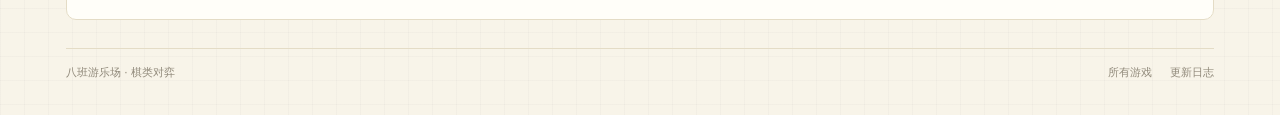
<file: board.html>
<!DOCTYPE html>
<html lang="zh-CN">
<head>
<meta charset="utf-8">
<meta name="viewport" content="width=device-width, initial-scale=1, viewport-fit=cover">
<title>棋类对弈 · 中国象棋 / 国际象棋 / 围棋 / 五子棋 / 国际跳棋 · 八班游乐场</title>
<meta name="description" content="八班棋类对弈：中国象棋、国际象棋、围棋、五子棋、国际跳棋。本机对局与网络房间都会保存棋谱、进历史，别人可以观战；3 位数字邀请码、可计时可不计时、网络悔棋需对方同意、实时评论（棋手不可见）、围棋点目。">
<meta name="theme-color" content="#f8f4e9">
<meta name="color-scheme" content="light dark">
<link rel="icon" href="assets/favicon.png?v=20261101g143" type="image/png">
<link rel="stylesheet" href="assets/styles.css?v=20261101g143">
<link rel="stylesheet" href="assets/games/board.css?v=20261101g143">
<script>
window.B8_BUILD = '20261101g143';
window.B8_T = (function () {
  var m = (location.search || '').match(/[?&]t=([^&]+)/);
  return m ? '&t=' + encodeURIComponent(m[1]) : '';
})();
window.B8_TEST = !!window.B8_T;
</script>
<script src="assets/theme.js?v=20261101g143"></script>
<link rel="stylesheet" href="assets/theme.css?v=20261101g143">
</head>

<body data-site="fun">

<div class="bd-wrap">

  <header class="bd-head">
    <a class="bd-back" id="bd-back" href="index.html">← 返回</a>
    <div class="bd-brand">
      <b>棋类对弈</b>
      <span>FIVE BOARDS</span>
    </div>
    <div class="header-tools bd-head-right">
      <span class="bd-who" id="bd-who"></span>
      <div class="more-wrap">
        <button class="icon-btn more-btn" id="more-menu-btn" type="button" aria-haspopup="true"
                aria-expanded="false" aria-label="更多">⋯</button>
        <div class="more-menu" id="more-menu" hidden>
          <button id="theme-btn" type="button" aria-pressed="false">夜间：自动</button>
          <a href="index.html">返回游乐场</a>
          <a href="board.html">棋类大厅</a>
          <a href="arcade.html">多人游戏</a>
          <a href="changelog.html">更新日志</a>
        </div>
      </div>
    </div>
  </header>

  <main class="bd-main">

    <!-- ==================== 大厅 ==================== -->
    <section class="bd-view" id="bd-lobby">
      <!-- 置顶通知：超管发的「置顶」通知显示在大厅最上面（notice-bar.js 自己填） -->
      <div class="bd-notice-top" data-notice="top" hidden></div>
      <div class="bd-intro">
        <p class="bd-eyebrow">CHINESE CHESS · CHESS · GO · GOMOKU · DRAUGHTS</p>
        <h1>摆一盘</h1>
        <p class="bd-lead">
          五种棋。可以两个人挤一台设备，也可以开个房间把邀请码发给同学——他点进来就坐下。
          每一步都存着，关掉页面回来还能接着下；本机对局也公开、可被观战、会进历史。
          可计时可不计时，网络对局可以申请悔棋（对方同意才生效）。
          下棋时所有人都能进来观战、实时评论，<b>棋手看不到评论</b>。围棋可以随时<b>点目</b>。
        </p>
      </div>

      <div class="bd-games" id="bd-games" role="group" aria-label="选择棋种"></div>

      <div class="bd-cols">
        <div class="bd-card">
          <h2>开始一局</h2>
          <p class="bd-muted" id="bd-pick-note">先在上面选一种棋。</p>

          <div class="bd-opt" id="bd-size-row" hidden>
            <span class="bd-opt-label">棋盘</span>
            <div class="chips" id="bd-sizes" role="group" aria-label="棋盘大小"></div>
          </div>

          <div class="bd-opt">
            <span class="bd-opt-label">计时</span>
            <div class="chips" id="bd-times" role="group" aria-label="计时方式"></div>
          </div>

          <div class="bd-opt" id="bd-gomoku-row" hidden>
            <span class="bd-opt-label">五子棋</span>
            <div class="chips" role="group" aria-label="五子棋禁手">
              <button class="chip" id="bd-forbid" type="button" aria-pressed="false">黑棋禁手</button>
            </div>
          </div>

          <div class="bd-opt" id="bd-color-row">
            <span class="bd-opt-label">执子</span>
            <div class="chips" id="bd-colors" role="group" aria-label="执先或执后"></div>
          </div>

          <div class="bd-btns">
            <button class="bd-btn" id="bd-local" type="button">本机对局</button>
            <button class="bd-btn primary" id="bd-create" type="button">创建网络对局</button>
          </div>
          <p class="bd-hint" id="bd-create-note">本机对局会先问两位棋手是谁；它也会进历史、能被观战。网络对局会生成 3 位数字邀请码，登录后可用。</p>
          <p class="bd-hint is-warn" id="bd-db-note" hidden></p>
        </div>

        <div class="bd-card">
          <h2>进别人的房间</h2>
          <p class="bd-muted">输入同学发来的 3 位数字邀请码。房间还空着就直接坐下，坐满了就是观战。</p>
          <form class="bd-join" id="bd-join-form">
            <input id="bd-code" maxlength="3" inputmode="numeric" autocomplete="off"
                   spellcheck="false" placeholder="123" aria-label="邀请码">
            <button class="bd-btn primary" type="submit">进去</button>
          </form>
          <p class="bd-hint" id="bd-join-note"></p>

          <h2 class="bd-h2">我的对局</h2>
          <div class="bd-rooms" id="bd-mine"></div>

          <!-- 普通通知：和「正在对弈」同一块地方，但排在它上面 -->
          <div class="bd-notice-inline" data-notice="inline" hidden></div>

          <h2 class="bd-h2">正在对弈 <span class="bd-live-dot" id="bd-live-dot" hidden></span></h2>
          <div class="bd-rooms" id="bd-live"></div>

          <h2 class="bd-h2">休眠对局 <span class="bd-dormant-count" id="bd-dormant-count"></span></h2>
          <p class="bd-hint">双方都离线超过 90 秒就休眠，所有人可见；可以只读查看棋局。</p>
          <div class="bd-rooms" id="bd-dormant"></div>
          <button class="bd-link" id="bd-refresh" type="button">刷新列表</button>
        </div>
      </div>

      <div class="bd-card bd-history-card">
        <div class="bd-history-head">
          <h2>历史对局</h2>
          <span id="bd-history-meta">所有人可见 · 最近 1000 局 · 时间 / 人物 / 结果 · 点开看棋谱</span>
        </div>
        <div class="bd-history-filter" id="bd-history-filter" role="group" aria-label="按棋类筛选历史">
          <button class="chip is-on" type="button" data-hg="">全部</button>
          <button class="chip" type="button" data-hg="xiangqi">中国象棋</button>
          <button class="chip" type="button" data-hg="chess">国际象棋</button>
          <button class="chip" type="button" data-hg="go">围棋</button>
          <button class="chip" type="button" data-hg="gomoku">五子棋</button>
          <button class="chip" type="button" data-hg="draughts">国际跳棋</button>
      <button class="chip" type="button" data-hg="casual">其他</button>
        </div>
        <div class="bd-history-sort" id="bd-history-sort" role="group" aria-label="历史对局排序">
          <span>排序</span>
          <button class="chip is-on" type="button" data-hs="time" aria-pressed="true">最新</button>
          <button class="chip" type="button" data-hs="likes" aria-pressed="false">点赞</button>
          <button class="chip" type="button" data-hs="rating" aria-pressed="false">评分</button>
        </div>
        <div class="bd-history" id="bd-history"></div>
        <button class="bd-link" id="bd-history-more" type="button" hidden>再显示 100 局</button>
        <h2 class="bd-h2 bd-rank-title">棋类排行榜</h2>
        <div class="bd-rank-controls">
          <select id="bd-rank-game" aria-label="排行榜棋种">
            <option value="xiangqi">中国象棋</option>
            <option value="chess">国际象棋</option>
            <option value="go">围棋</option>
            <option value="gomoku">五子棋</option>
            <option value="draughts">国际跳棋</option>
          </select>
          <select id="bd-rank-sort" aria-label="排名方式">
            <option value="wins">按胜场</option>
            <option value="rate">按胜率</option>
          </select>
        </div>
        <div class="bd-board-rank" id="bd-board-rank"></div>
      </div>

      <div class="bd-rules">
        <h2>规则与约定</h2>
        <div class="bd-rule-grid">
          <div>
            <b>中国象棋</b>
            <p>将帅不能照面；蹩马腿、塞象眼；困毙也算输。棋盘上下两端各一个九宫（带斜线的 3×3），
              一共两个，是标准画法。没有长将判负，遇到反复将军请自行协商。</p>
          </div>
          <div>
            <b>国际象棋</b>
            <p>短易位 / 长易位、吃过路兵、兵升变（可选后 / 车 / 象 / 马）；将死、逼和、50 回合、子力不足都能判。</p>
          </div>
          <div>
            <b>围棋</b>
            <p>中国规则数子：子 + 空，黑贴 3¾ 子（7.5 目）。打劫只能隔一手提回；两次「停一手」终局自动点目。
              点目会<b>自动标出死子</b>并算分，判错可以点棋子改正；第二手停一手终局前会再确认，
              <b>不用先把死子提干净</b>。</p>
          </div>
          <div>
            <b>五子棋</b>
            <p>15×15，黑先；横竖斜任意方向连成五子即胜。开局可以勾选「黑棋禁手」（三三、四四、长连）。</p>
          </div>
          <div>
            <b>国际跳棋</b>
            <p>10×10，白先。吃子必须吃，且必须吃最多；兵可以往后吃，走到对方底线升王；王可以远距离飞吃。</p>
          </div>
          <div>
            <b>通用</b>
            <p>本机和网络对局都会把每一步存进数据库；本机对局也会开一个公开房间，别人能观战，下完进「历史对局」。
              网络对局悔棋要对方同意；计时超时由服务器判负。</p>
          </div>
        </div>
        <p class="bd-hint">对局中和复盘时都可以点「演练」：从当前局面随便走，不会上传，也不会影响棋谱。</p>
      </div>
    </section>

    <!-- ==================== 对局 ==================== -->
    <section class="bd-view" id="bd-game" hidden>
      <div class="bd-first-banner" id="bd-first-banner" hidden></div>
      <div class="bd-gamebar">
        <button class="bd-back2" id="bd-exit" type="button">← 离开</button>
        <div class="bd-gname">
          <b id="bd-gname">对局</b>
          <span id="bd-gmeta"></span>
        </div>
        <div class="bd-net" id="bd-net"><i></i><span>已连接</span></div>
            <span class="bd-uploading" id="bd-uploading" hidden>上传中…</span>
      </div>

      <div class="bd-layout">
        <div class="bd-maincol">
          <div class="bd-players">
        <div class="bd-player" id="bd-pl1">
          <span class="bd-side-tag" id="bd-tag1">先手</span>
          <b class="bd-pname" id="bd-name1">—</b>
          <span class="bd-presence" id="bd-on1"></span>
          <span class="bd-pmeta" id="bd-cap1"></span>
          <span class="bd-clock" id="bd-clock1">—</span>
        </div>
        <div class="bd-vs">
          <span id="bd-vs-label">VS</span>
          <b id="bd-turn">—</b>
          <span class="bd-watch-count" id="bd-watchers" hidden></span>
        </div>
        <div class="bd-player" id="bd-pl2">
          <span class="bd-side-tag" id="bd-tag2">后手</span>
          <b class="bd-pname" id="bd-name2">—</b>
          <span class="bd-presence" id="bd-on2"></span>
          <span class="bd-pmeta" id="bd-cap2"></span>
          <span class="bd-clock" id="bd-clock2">—</span>
        </div>
      </div>

        <div class="bd-boardbox">
          <div class="bd-boardwrap" id="bd-boardwrap">
            <canvas id="bd-canvas" aria-label="棋盘"></canvas>

            <div class="bd-overlay" id="bd-wait" hidden>
              <p class="bd-over-kicker">房间已建好 · 等人</p>
              <div class="bd-code" id="bd-wait-code">------</div>
              <p class="bd-over-sub">把这个码发给同学，他点进来就坐下。<br>你自己也可以先离开，回头从「我的对局」继续。</p>
              <div class="bd-over-actions">
                <button class="bd-btn" id="bd-copy-code" type="button">复制邀请码</button>
                <button class="bd-btn" id="bd-copy-link" type="button">复制链接</button>
              </div>
              <button class="bd-link" id="bd-cancel-room" type="button">解散房间</button>
            </div>

            <div class="bd-overlay" id="bd-result" hidden>
              <p class="bd-over-kicker" id="bd-result-kicker">对局结束</p>
              <h2 id="bd-result-title">—</h2>
              <p class="bd-over-sub" id="bd-result-sub"></p>
              <div class="bd-grade" id="bd-result-grade" hidden></div>
              <div class="bd-over-actions">
                <button class="bd-btn primary" id="bd-again" type="button">再来一局</button>
                <button class="bd-btn" id="bd-view-board" type="button">逐手回看</button>
                <button class="bd-btn" id="bd-back-lobby" type="button">回大厅</button>
                <a class="bd-btn" href="index.html">回游乐场</a>
              </div>
            </div>
          </div>

          <div class="bd-under">
            <span class="bd-status" id="bd-status" role="status" aria-live="polite">—</span>
            <div class="bd-under-btns">
              <button class="bd-mini" id="bd-flip" type="button">翻转</button>
              <button class="bd-mini" id="bd-score" type="button" hidden>点目</button>
            </div>
          </div>
          <button class="bd-winbar" id="bd-winbar" type="button" hidden
                  title="局面胜率（本地估算）。点开看整盘折线图">
            <span class="bd-winbar-p" id="bd-winbar-p1">先手 —</span>
            <span class="bd-winbar-track" aria-hidden="true">
              <i id="bd-winbar-fill"></i>
              <b class="bd-winbar-mid"></b>
            </span>
            <span class="bd-winbar-p is-second" id="bd-winbar-p2">— 后手</span>
          </button>
          <div class="bd-scorepanel" id="bd-scorepanel" hidden></div>
        </div>
        </div>

        <aside class="bd-side">
          <div class="bd-actions" id="bd-actions">
            <button class="bd-mini" id="bd-resign" type="button">认输</button>
            <button class="bd-mini" id="bd-draw" type="button">求和</button>
            <button class="bd-mini" id="bd-pass" type="button" hidden>停一手</button>
            <button class="bd-mini" id="bd-undo" type="button" hidden>悔棋</button>
            <button class="bd-mini" id="bd-end" type="button" hidden>结束</button>
            <button class="bd-mini" id="bd-restart" type="button" hidden>重开</button>
            <button class="bd-mini" id="bd-invite" type="button" hidden>邀请码</button>
            <button class="bd-mini" id="bd-practice" type="button" hidden>演练</button>
            <button class="bd-mini" id="bd-practice-reset" type="button" hidden>重置演练</button>
            <button class="bd-mini bd-admin-close" id="bd-admin-close" type="button" hidden>强制关闭</button>
            <button class="bd-mini" id="bd-analysis" type="button">胜率</button>
          </div>

          <div class="bd-offer" id="bd-offer" hidden></div>
          <div class="bd-offer" id="bd-undo-box" hidden></div>

          <div class="bd-analysis" id="bd-analysis-panel" hidden>
            <div class="bd-grade bd-grade-compact" id="bd-analysis-grade" hidden></div>
            <div class="bd-analysis-head">
              <b>局面胜率</b>
              <span id="bd-analysis-label">—</span>
              <button class="bd-mini" id="bd-server-run" type="button" title="用服务器强引擎算整盘曲线">服务器</button>
            </div>
            <div class="bd-an-you" id="bd-an-you" hidden></div>
            <div class="bd-an-legend">
              <span class="bd-an-side is-first"><i></i><b id="bd-an-name1">先手</b><em id="bd-an-p1">—</em></span>
              <span class="bd-an-side is-second"><i></i><b id="bd-an-name2">后手</b><em id="bd-an-p2">—</em></span>
            </div>
            <canvas id="bd-win-chart" height="170"
                    aria-label="整盘胜率折线图"></canvas>
            <p class="bd-analysis-note" id="bd-analysis-note">折线：服务器强引擎（Stockfish / Pikafish / KataGo / Rapfi / Scan）。实战当前点逐手服务器评估，点「服务器」可算整盘；下完自动整盘分析一次并存进棋谱。</p>
            <p class="bd-analysis-note bd-tag-legend" id="bd-tag-legend">
              <span class="is-best">★ 正手</span>
              <span class="is-excellent">◎ 优秀</span>
              <span class="is-good">● 良好</span>
              <span class="is-inaccuracy">△ 一般</span>
              <span class="is-mistake">? 失误</span>
              <span class="is-blunder">?? 败着</span>
              <em>只显示当前一手 · 棋手对局中不显示</em>
            </p>
            <p class="bd-analysis-note bd-engine-note" id="bd-engine-note" hidden></p>
          </div>

          <div class="bd-review" id="bd-review" hidden>
            <div class="bd-review-head">
              <b>棋谱回看</b>
              <span id="bd-review-label">第 0 / 0 手</span>
            </div>
            <div class="bd-review-btns">
              <button class="bd-mini" id="bd-review-start" type="button">开局</button>
              <button class="bd-mini" id="bd-review-prev" type="button">← 上一手</button>
              <button class="bd-mini" id="bd-review-next" type="button">下一手 →</button>
              <button class="bd-mini" id="bd-review-end" type="button">终局</button>
              <button class="bd-mini" id="bd-review-exit" type="button">退出回看</button>
            </div>
          </div>

          <div class="bd-spectators" id="bd-spectators" hidden>
            <div class="bd-box-head"><b>观战名单</b><span id="bd-spectator-count">0</span></div>
            <ul class="bd-spectator-list" id="bd-spectator-list"></ul>
            <div class="bd-spectator-foot">
              <button class="bd-mini" id="bd-spectator-refresh" type="button">刷新</button>
              <span id="bd-spectator-note">仅管理员可见</span>
            </div>
          </div>

          <div class="bd-moves-box">
            <div class="bd-box-head"><b>着法</b><span id="bd-move-count">0</span></div>
            <ol class="bd-moves" id="bd-moves"></ol>
          </div>

          <div class="bd-chat" id="bd-chat">
            <div class="bd-box-head"><b>实时评论</b><span id="bd-chat-count">0</span></div>
            <div class="bd-chat-locked" id="bd-chat-locked" hidden>
              对局进行中，棋手看不到评论。<br>下完自动公开，专心下棋。
            </div>
            <div class="bd-chat-list" id="bd-chat-list"></div>
            <div class="bd-emoji" data-emoji-target="bd-chat-input" role="group" aria-label="快捷表情">
              <button type="button" aria-label="赞">👍</button>
              <button type="button" aria-label="笑">😂</button>
              <button type="button" aria-label="爱心">❤️</button>
              <button type="button" aria-label="惊讶">😮</button>
              <button type="button" aria-label="生气">😡</button>
              <button type="button" aria-label="庆祝">🎉</button>
              <button type="button" aria-label="鼓掌">👏</button>
              <button type="button" aria-label="思考">🤔</button>
            </div>
            <form class="bd-chat-form" id="bd-chat-form">
              <input id="bd-chat-input" maxlength="80" autocomplete="off"
                     placeholder="说两句…（80 字以内）" aria-label="评论">
              <button type="submit">发送</button>
            </form>
          </div>
        </aside>
      </div>
    </section>

  </main>

  <footer class="bd-foot">
    <span>八班游乐场 · 棋类对弈</span>
    <a href="index.html#games">所有游戏</a>
    <a href="changelog.html">更新日志</a>
  </footer>
</div>

<noscript>
  <p style="padding:24px;font-size:14px;line-height:2">
    棋类对弈要靠 JavaScript 画棋盘和走子，请打开 JavaScript 再进。
  </p>
</noscript>

<div class="bd-promo" id="bd-local-setup" hidden>
  <div class="bd-setup-card" role="dialog" aria-modal="true" aria-labelledby="bd-setup-title">
    <h3 id="bd-setup-title">本机对局 · 两位棋手</h3>
    <p class="bd-setup-sub" id="bd-setup-sub">这盘也一样公开、可被观战、会进历史。填 8 位学号、班学号（1 号 = 20282307）或后四位（2307）会自动查姓名，也可以直接用昵称。</p>

    <div class="bd-setup-row" data-p="1">
      <div class="bd-setup-head">
        <b>玩家一 · 先手</b>
        <div class="chips bd-setup-modes" role="group" aria-label="玩家一身份方式">
          <button type="button" class="chip is-on" data-p="1" data-mode="no" aria-pressed="true">学号</button>
          <button type="button" class="chip" data-p="1" data-mode="nick" aria-pressed="false">昵称</button>
        </div>
      </div>
      <input class="bd-setup-input" id="bd-p1name" maxlength="12" autocomplete="off"
             inputmode="numeric" placeholder="班学号 1-2 位 / 2307 / 8 位学号">
      <p class="bd-setup-hint" id="bd-hint1"></p>
    </div>

    <div class="bd-setup-row" data-p="2">
      <div class="bd-setup-head">
        <b>玩家二 · 后手</b>
        <div class="chips bd-setup-modes" role="group" aria-label="玩家二身份方式">
          <button type="button" class="chip is-on" data-p="2" data-mode="no" aria-pressed="true">学号</button>
          <button type="button" class="chip" data-p="2" data-mode="nick" aria-pressed="false">昵称</button>
        </div>
      </div>
      <input class="bd-setup-input" id="bd-p2name" maxlength="12" autocomplete="off"
             inputmode="numeric" placeholder="班学号 1-2 位 / 2307 / 8 位学号">
      <p class="bd-setup-hint" id="bd-hint2"></p>
    </div>

    <div class="bd-setup-actions">
      <button class="bd-btn" id="bd-setup-cancel" type="button">取消</button>
      <button class="bd-btn" id="bd-setup-casual" type="button">随便下下</button>
      <button class="bd-btn primary" id="bd-setup-start" type="button">开始对局</button>
    </div>
    <p class="bd-setup-hint" id="bd-casual-hint">随便下下只显示黑棋/白棋，不填姓名；仍会保存你的账号，下完进「其他」。</p>
  </div>
</div>

<div class="bd-promo" id="bd-promo" hidden>
  <div class="bd-promo-card" role="dialog" aria-modal="true" aria-labelledby="bd-promo-title">
    <h3 id="bd-promo-title">兵到底线，升变成什么？</h3>
    <div class="bd-promo-btns">
      <button type="button" data-promo="5">后</button>
      <button type="button" data-promo="4">车</button>
      <button type="button" data-promo="3">象</button>
      <button type="button" data-promo="2">马</button>
    </div>
    <button class="bd-link" id="bd-promo-cancel" type="button">取消</button>
  </div>
</div>

<script>
(function () {
  var T = window.B8_T || '';
  var V = '?v=20261101g143' + T;
  var list = [
    ['assets/site-config.js', 0],
    ['assets/main.js', 1],
    ['assets/sb.js', 1],
    ['assets/auth.js', 1],
    ['assets/notice-bar.js', 1],
    ['assets/games/board-engine.js', 1],
    ['assets/games/server.js', 1],
    ['assets/games/board.js', 1]
  ];
  for (var i = 0; i < list.length; i++) {
    document.write('<script src="' + list[i][0] + V + '"' + (list[i][1] ? ' defer' : '') + '><\/script>');
  }
})();
</script>

</body>
</html>
</file>
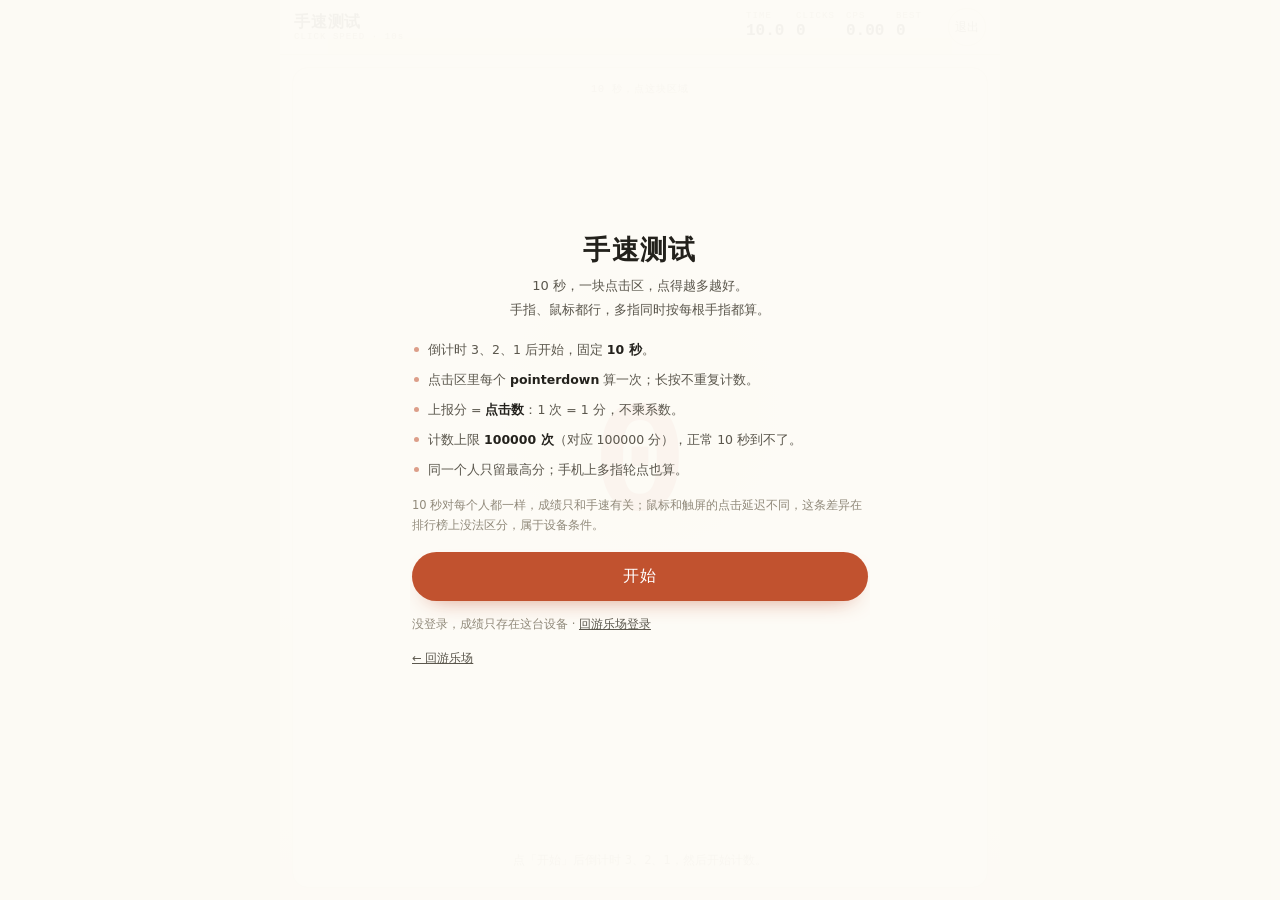
<file: clickspeed.html>
<!DOCTYPE html>
<html lang="zh-CN">
<head>
<meta charset="utf-8">
<meta name="viewport" content="width=device-width, initial-scale=1, viewport-fit=cover, user-scalable=no">
<title>手速测试 · 八班游乐场</title>
<meta name="description" content="手速测试：10 秒内在一块点击区里点得越多越好，点击数就是成绩。看看全班谁的手最快。">
<meta name="theme-color" content="#f8f4e9">
<meta name="color-scheme" content="light dark">
<link rel="icon" href="assets/favicon.png?v=20261101g143" type="image/png">
<link rel="stylesheet" href="assets/games/lab.css?v=20261101g143">
<script>
window.B8_BUILD = '20261101g143';
window.B8_T = (function () {
  var m = (location.search || '').match(/[?&]t=([^&]+)/);
  return m ? '&t=' + encodeURIComponent(m[1]) : '';
})();
window.B8_TEST = !!window.B8_T;
</script>
<script src="assets/theme.js?v=20261101g143"></script>
<style>
  #app { background: #efe7d5; }

  .icon-btn {
    width: 38px;
    height: 38px;
    display: grid;
    place-items: center;
    padding: 0;
    font-family: var(--sans);
    font-size: 12px;
    color: var(--ink-2);
    background: #fff;
    border: 1px solid var(--line);
    border-radius: 999px;
    cursor: pointer;
  }

  .icon-btn:active { transform: translateY(1px); }

  .cs-wrap {
    flex: 1 1 auto;
    width: 100%;
    min-height: 0;
    display: flex;
    align-items: stretch;
    justify-content: center;
    padding: 12px;
  }

  .cs-pad {
    position: relative;
    flex: 1 1 auto;
    min-width: 0;
    display: flex;
    flex-direction: column;
    align-items: center;
    justify-content: center;
    gap: 10px;
    border: 1px solid var(--line);
    border-radius: 16px;
    background:
      radial-gradient(circle at 50% 42%, rgba(193, 82, 47, 0.06) 0%, rgba(193, 82, 47, 0) 58%),
      #fffefb;
    overflow: hidden;
    cursor: pointer;
    touch-action: none;
    user-select: none;
    -webkit-user-select: none;
    transition: background-color 0.08s linear;
  }

  .cs-pad.is-run {
    background:
      radial-gradient(circle at 50% 42%, rgba(193, 82, 47, 0.12) 0%, rgba(193, 82, 47, 0) 62%),
      #fffdf8;
  }

  .cs-pad.is-run:active { background: #fdf1e7; }
  .cs-pad.is-over { background: #f7f1e3; }

  .cs-count {
    font-family: var(--mono);
    font-size: clamp(4rem, 22vw, 10rem);
    font-weight: 700;
    line-height: 0.95;
    color: var(--seal);
    font-variant-numeric: tabular-nums;
    pointer-events: none;
  }

  .cs-label {
    font-family: var(--mono);
    font-size: 10px;
    letter-spacing: 0.18em;
    color: var(--ink-3);
    pointer-events: none;
  }

  .cs-tip {
    position: absolute;
    left: 0; right: 0;
    bottom: 16px;
    margin: 0;
    padding: 0 16px;
    text-align: center;
    font-size: 11.5px;
    line-height: 1.7;
    color: var(--ink-3);
    pointer-events: none;
  }

  .cs-ring {
    position: absolute;
    left: 50%;
    top: 50%;
    width: 60px;
    height: 60px;
    margin: -30px 0 0 -30px;
    border: 2px solid rgba(193, 82, 47, 0.5);
    border-radius: 50%;
    opacity: 0;
    pointer-events: none;
  }

  .cs-ring.is-go { animation: cs-ring 0.42s ease-out; }

  @keyframes cs-ring {
    from { opacity: 0.8; transform: scale(0.5); }
    to { opacity: 0; transform: scale(5); }
  }

  .cs-pad.is-count .cs-count {
    color: var(--ink-2);
    font-size: clamp(3rem, 16vw, 7rem);
  }

  .cs-hint {
    position: absolute;
    top: 14px;
    left: 0; right: 0;
    margin: 0;
    text-align: center;
    font-family: var(--mono);
    font-size: 10px;
    letter-spacing: 0.1em;
    color: var(--ink-3);
    pointer-events: none;
  }
</style>
<link rel="stylesheet" href="assets/theme.css?v=20261101g143">
</head>

<body data-site="fun">

<div id="app">
  <header class="lab-hud">
    <div class="lab-title">
      <b>手速测试</b>
      <span>CLICK SPEED · 10s</span>
    </div>
    <div class="lab-stats">
      <div class="stat"><span class="k">TIME</span><b id="cs-time">10.0</b></div>
      <div class="stat"><span class="k">CLICKS</span><b id="cs-clicks">0</b></div>
      <div class="stat"><span class="k">CPS</span><b id="cs-cps">0.00</b></div>
      <div class="stat"><span class="k">BEST</span><b id="cs-best">0</b></div>
    </div>
    <button class="icon-btn" id="btn-exit" type="button">退出</button>
  </header>

  <main class="lab-stage">
    <div class="cs-wrap">
      <div class="cs-pad" id="cs-pad">
        <p class="cs-hint" id="cs-hint">10 秒，点这块区域</p>
        <span class="cs-ring" id="cs-ring" aria-hidden="true"></span>
        <div class="cs-count" id="cs-count">0</div>
        <div class="cs-label">CLICKS</div>
        <p class="cs-tip" id="cs-tip">点「开始」后倒计时 3、2、1，然后开始计数。</p>
      </div>
    </div>

    <div class="overlay" id="overlay">
      <div class="panel" id="panel"></div>
    </div>
  </main>
</div>

<noscript>
  <p style="padding:24px;font-size:14px;line-height:2">
    手速测试要靠 JavaScript 计时，请打开 JavaScript 再进。
  </p>
</noscript>

<script>
(function () {
  var T = window.B8_T || '';
  var V = '?v=20261101g143' + T;
  var list = [
    ['assets/site-config.js', 0],
    ['assets/main.js', 1],
    ['assets/sb.js', 1],
    ['assets/auth.js', 1],
    ['assets/games/clickspeed.js', 1]
  ];
  for (var i = 0; i < list.length; i++) {
    document.write('<script src="' + list[i][0] + V + '"' + (list[i][1] ? ' defer' : '') + '><\/script>');
  }
})();
</script>

</body>
</html>
</file>
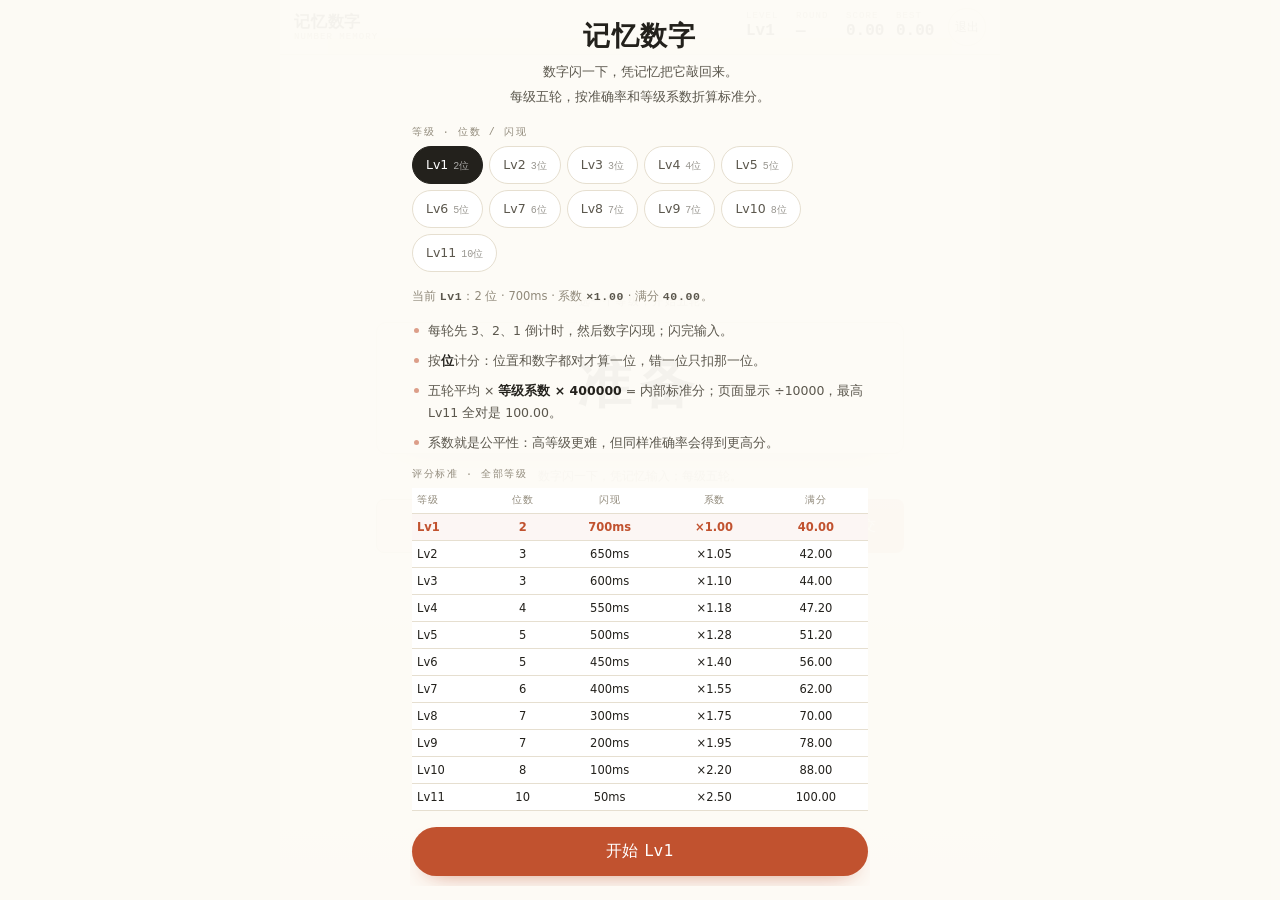
<file: memorynum.html>
<!DOCTYPE html>
<html lang="zh-CN">
<head>
<meta charset="utf-8">
<meta name="viewport" content="width=device-width, initial-scale=1, viewport-fit=cover, user-scalable=no">
<title>记忆数字 · 八班游乐场</title>
<meta name="description" content="记忆数字：数字闪一下，凭记忆输入。11 个等级、每级 5 轮，按等级系数折算成 1000000 分制，排行榜跨等级公平比较。">
<meta name="theme-color" content="#f8f4e9">
<meta name="color-scheme" content="light dark">
<link rel="icon" href="assets/favicon.png?v=20261101g143" type="image/png">
<link rel="stylesheet" href="assets/games/lab.css?v=20261101g143">
<script>
window.B8_BUILD = '20261101g143';
window.B8_T = (function () {
  var m = (location.search || '').match(/[?&]t=([^&]+)/);
  return m ? '&t=' + encodeURIComponent(m[1]) : '';
})();
window.B8_TEST = !!window.B8_T;
</script>
<script src="assets/theme.js?v=20261101g143"></script>
<style>
  /* ---------- 记忆数字 ---------- */
  #app { background: #efe7d5; }

  .icon-btn {
    width: 38px;
    height: 38px;
    display: grid;
    place-items: center;
    padding: 0;
    font-family: var(--sans);
    font-size: 12px;
    color: var(--ink-2);
    background: #fff;
    border: 1px solid var(--line);
    border-radius: 999px;
    cursor: pointer;
  }

  .icon-btn:active { transform: translateY(1px); }

  .mn-wrap {
    flex: 1 1 auto;
    width: 100%;
    max-width: 560px;
    min-height: 0;
    margin: 0 auto;
    padding: 16px 16px calc(16px + env(safe-area-inset-bottom, 0px));
    display: flex;
    flex-direction: column;
    align-items: stretch;
    justify-content: center;
    gap: 13px;
  }

  .mn-progress {
    margin: 0;
    font-family: var(--mono);
    font-size: 10.5px;
    letter-spacing: 0.12em;
    color: var(--ink-3);
    text-align: center;
  }

  .mn-screen {
    display: flex;
    align-items: center;
    justify-content: center;
    min-height: 132px;
    padding: 10px 8px;
    background: #fff;
    border: 1px solid var(--line);
    border-radius: 10px;
    box-shadow: 0 14px 34px -30px rgba(35, 33, 28, 0.45);
    transition: border-color 0.15s, box-shadow 0.15s;
    overflow: hidden;
  }

  .mn-screen.is-show {
    border-color: rgba(193, 82, 47, 0.55);
    box-shadow: 0 0 0 3px rgba(193, 82, 47, 0.08), 0 14px 34px -30px rgba(35, 33, 28, 0.45);
  }

  .mn-screen span {
    font-family: var(--mono);
    font-size: clamp(1.7rem, 7.4vw, 3.4rem);
    font-weight: 700;
    letter-spacing: 0.16em;
    line-height: 1.2;
    white-space: nowrap;
    font-variant-numeric: tabular-nums;
  }

  .mn-screen span.is-count {
    font-size: 64px;
    letter-spacing: 0;
    color: var(--seal);
  }

  .mn-hint {
    margin: 0;
    min-height: 18px;
    text-align: center;
    font-size: 12px;
    line-height: 1.65;
    color: var(--ink-3);
  }

  .mn-input-row {
    display: flex;
    gap: 8px;
    width: 100%;
  }

  .mn-input {
    flex: 1 1 auto;
    min-width: 0;
    height: 54px;
    padding: 0 12px;
    font-family: var(--mono);
    font-size: 24px;
    font-weight: 700;
    letter-spacing: 0.24em;
    text-align: center;
    color: var(--ink);
    background: #fff;
    border: 1px solid var(--line-2);
    border-radius: 8px;
    outline: none;
    font-variant-numeric: tabular-nums;
  }

  .mn-input:focus { border-color: var(--seal); }
  .mn-input:disabled { background: var(--paper-2); color: var(--ink-3); }

  .mn-submit {
    flex: 0 0 auto;
    min-width: 84px;
    height: 54px;
    padding: 0 18px;
    font-size: 14px;
    color: #fff;
    background: var(--seal);
    border: 0;
    border-radius: 8px;
    cursor: pointer;
  }

  .mn-submit:disabled { opacity: 0.4; cursor: not-allowed; }

  .mn-feedback {
    min-height: 46px;
    text-align: center;
    font-family: var(--mono);
    font-size: 15px;
    line-height: 1.7;
    word-break: break-all;
  }

  .mn-feedback .msg {
    display: block;
    margin-top: 5px;
    font-family: var(--sans);
    font-size: 12.5px;
    color: var(--ink-2);
  }

  .mn-cmp {
    display: flex;
    flex-direction: column;
    gap: 2px;
    margin: 3px 0;
    text-align: left;
  }

  .mn-cmp-line {
    display: flex;
    align-items: center;
    gap: 8px;
  }

  .mn-cmp-k {
    flex: 0 0 2.3em;
    font-family: var(--sans);
    font-size: 11px;
    text-align: right;
    color: var(--ink-3);
  }

  .mn-cmp-cells {
    display: grid;
    grid-auto-flow: column;
    grid-auto-columns: 1.15em;
    font-family: var(--mono);
    font-size: 16px;
    line-height: 1.5;
  }

  .mn-d {
    text-align: center;
    color: var(--ink);
    font-variant-numeric: tabular-nums;
  }

  .mn-d.is-bad {
    color: var(--seal);
    font-weight: 700;
  }

  .mn-d.is-miss { color: var(--ink-3); }

  .mn-review {
    margin: 12px 0 0;
    border-top: 1px dashed var(--line);
  }

  .mn-review-item {
    padding: 9px 0;
    border-bottom: 1px solid var(--line);
  }

  .mn-review-item:last-child { border-bottom: 0; }

  .mn-review-head {
    display: flex;
    align-items: baseline;
    justify-content: space-between;
    gap: 10px;
    margin-bottom: 1px;
    font-family: var(--mono);
    font-size: 10px;
    color: var(--ink-3);
  }

  .mn-review-head b {
    font-family: var(--sans);
    font-size: 11.5px;
    font-weight: 700;
    color: var(--ink-2);
  }

  .mn-skip {
    align-self: center;
    margin-top: 2px;
    padding: 7px 16px;
    font-size: 12px;
    color: var(--ink-3);
    background: transparent;
    border: 1px solid var(--line);
    border-radius: 999px;
    cursor: pointer;
  }

  .mn-skip:disabled { opacity: 0.35; cursor: not-allowed; }

  @media (max-width: 480px) {
    .mn-wrap { padding-left: 12px; padding-right: 12px; gap: 10px; }
    .mn-screen { min-height: 112px; }
    .mn-input { font-size: 20px; letter-spacing: 0.18em; }
    .mn-submit { min-width: 72px; padding: 0 12px; }
  }

  @media (max-height: 620px) {
    .mn-screen { min-height: 96px; }
    .mn-wrap { gap: 8px; }
  }
</style>
<link rel="stylesheet" href="assets/theme.css?v=20261101g143">
</head>

<body data-site="fun">

<div id="app">
  <header class="lab-hud">
    <div class="lab-title">
      <b>记忆数字</b>
      <span>NUMBER MEMORY</span>
    </div>
    <div class="lab-stats">
      <div class="stat"><span class="k">LEVEL</span><b id="mn-level">—</b></div>
      <div class="stat"><span class="k">ROUND</span><b id="mn-round">—</b></div>
      <div class="stat"><span class="k">SCORE</span><b id="mn-score">0</b></div>
      <div class="stat"><span class="k">BEST</span><b id="mn-best">0</b></div>
    </div>
    <button class="icon-btn" id="btn-exit" type="button">退出</button>
  </header>

  <main class="lab-stage">
    <div class="mn-wrap">
      <p class="mn-progress" id="mn-progress">选一个等级，开始五轮</p>

      <div class="mn-screen" id="mn-screen" aria-live="polite">
        <span id="mn-digits">准备</span>
      </div>

      <p class="mn-hint" id="mn-hint">数字闪一下，凭记忆输入；每级五轮。</p>

      <div class="mn-input-row">
        <input class="mn-input" id="mn-input" type="text" inputmode="numeric"
               pattern="[0-9]*" autocomplete="off" autocapitalize="off"
               spellcheck="false" maxlength="12" placeholder="在这里输入" disabled>
        <button class="mn-submit" id="mn-submit" type="button" disabled>提交</button>
      </div>

      <div class="mn-feedback" id="mn-feedback"></div>

      <button class="mn-skip" id="mn-skip" type="button" disabled>跳过本轮</button>
    </div>

    <div class="overlay" id="overlay">
      <div class="panel" id="panel"></div>
    </div>
  </main>
</div>

<noscript>
  <p style="padding:24px;font-size:14px;line-height:2">
    记忆数字要靠 JavaScript 计时和判分，请打开 JavaScript 再进。
  </p>
</noscript>

<script>
(function () {
  var T = window.B8_T || '';
  var V = '?v=20261101g143' + T;
  var list = [
    ['assets/site-config.js', 0],
    ['assets/main.js', 1],
    ['assets/sb.js', 1],
    ['assets/auth.js', 1],
    ['assets/games/memnum.js', 1]
  ];
  for (var i = 0; i < list.length; i++) {
    document.write('<script src="' + list[i][0] + V + '"' + (list[i][1] ? ' defer' : '') + '><\/script>');
  }
})();
</script>

</body>
</html>
</file>
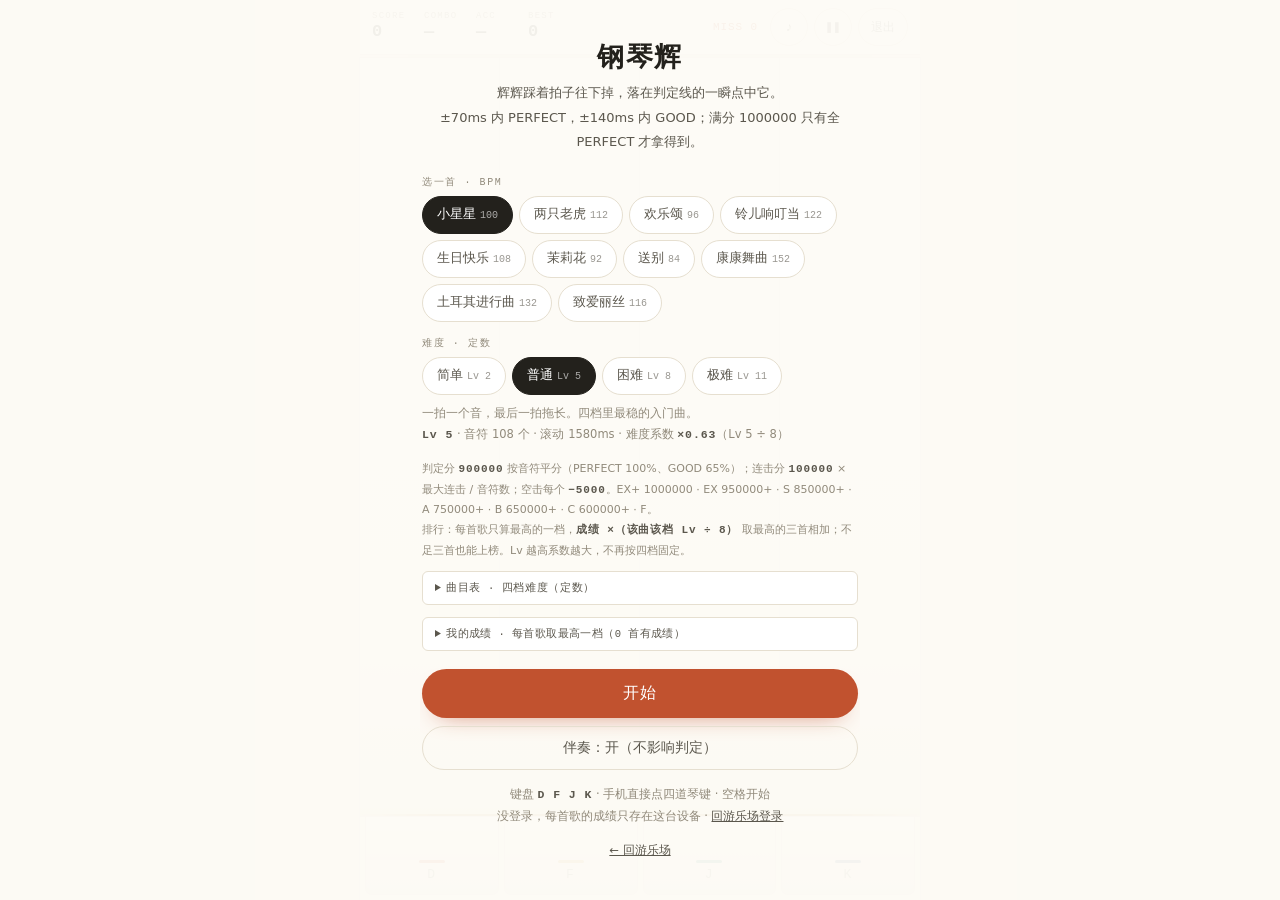
<file: piano.html>
<!DOCTYPE html>
<html lang="zh-CN">
<head>
<meta charset="utf-8">
<meta name="viewport" content="width=device-width, initial-scale=1, viewport-fit=cover, user-scalable=no">
<title>钢琴辉 · 八班游乐场</title>
<meta name="description" content="钢琴辉：辉辉踩着拍子往下掉，落在判定线的一瞬点中它。四道琴键 D F J K，十首曲子，四档难度，Phi+Mil 计分满分 1000000；每首歌分别存成绩，排行取成绩×难度最高的三首。">
<meta name="theme-color" content="#f8f4e9">
<meta name="color-scheme" content="light dark">
<link rel="icon" href="assets/favicon.png?v=20261101g143" type="image/png">
<script>
window.B8_BUILD = '20261101g143';
window.B8_T = (function () {
  var m = (location.search || '').match(/[?&]t=([^&]+)/);
  return m ? '&t=' + encodeURIComponent(m[1]) : '';
})();
window.B8_TEST = !!window.B8_T;
</script>
<script src="assets/theme.js?v=20261101g143"></script>
<style>
  /* ============================================================
     钢琴辉 · 独立全屏页
     和 .fun 主站同一套纸墨配色，但不加载 styles.css：
     这个页面只关心一块键盘，公用的版心/页脚都是负担。
     ============================================================ */

  :root {
    --paper: #fdfbf6;
    --paper-2: #f7f1e3;
    --line: #e6dfd0;
    --line-2: #d3c7ac;
    --ink: #23211c;
    --ink-2: #5b574d;
    --ink-3: #918a7b;
    --seal: #c1522f;
    --gold: #c08c2c;
    --jade: #2f6f5e;
    --indigo: #3d5573;
    --serif: "Songti SC", "Noto Serif SC", "SimSun", serif;
    --sans: "PingFang SC", "Microsoft YaHei", system-ui, -apple-system, sans-serif;
    --mono: "SFMono-Regular", Consolas, "Liberation Mono", monospace;
    --keys-h: 84px;
    /* 大屏上不要把四道琴键拉成一整条横幅：整块键盘限宽居中，
       和合成小辉辉的画布一个思路，两侧留出纸色 */
    --board-max: 560px;
  }

  * { box-sizing: border-box; -webkit-tap-highlight-color: transparent; }

  [hidden] { display: none !important; }

  html, body {
    margin: 0;
    height: 100%;
    overflow: hidden;
    background: #efe7d5;
    color: var(--ink);
    font-family: var(--sans);
    -webkit-user-select: none;
    user-select: none;
    touch-action: none;
    overscroll-behavior: none;
  }

  #app {
    position: fixed;
    top: 0; right: 0; bottom: 0; left: 0;
    display: flex;
    flex-direction: column;
    align-items: center;
  }

  /* 限宽的三块（记分条 / 进度条 / 舞台）——宽度一致才对得齐 */
  .hud,
  .progress,
  .stage {
    width: 100%;
    max-width: var(--board-max);
    flex: 0 0 auto;
  }

  .stage {
    flex: 1 1 auto;
    min-height: 0;
    box-shadow: 0 0 0 1px var(--line), 0 24px 60px -48px rgba(35, 33, 28, 0.55);
  }

  /* ---------- 顶部记分条 ---------- */
  .hud {
    display: flex;
    align-items: center;
    gap: 12px;
    padding: calc(8px + env(safe-area-inset-top, 0px)) 12px 8px;
    border-bottom: 1px solid var(--line);
    background: rgba(253, 251, 246, 0.94);
  }

  .hud-stats {
    display: flex;
    align-items: stretch;
    gap: 10px;
    min-width: 0;
  }

  .stat { display: flex; flex-direction: column; gap: 1px; min-width: 42px; }

  .stat .k {
    font-family: var(--mono);
    font-size: 9px;
    letter-spacing: 0.14em;
    color: var(--ink-3);
    line-height: 1;
  }

  .stat b {
    font-family: var(--mono);
    font-size: 17px;
    font-weight: 700;
    line-height: 1.15;
    font-variant-numeric: tabular-nums;
  }

  .stat b.is-hot { color: var(--seal); }

  .hud-spacer { flex: 1 1 auto; min-width: 0; }

  .lives {
    font-family: var(--mono);
    font-size: 11px;
    letter-spacing: 0.08em;
    color: var(--seal);
    align-self: center;
    white-space: nowrap;
  }

  .hud-tools { display: flex; align-items: center; gap: 6px; }

  .icon-btn {
    width: 38px;
    height: 38px;
    display: grid;
    place-items: center;
    padding: 0;
    font-family: var(--mono);
    font-size: 13px;
    line-height: 1;
    color: var(--ink-2);
    background: #fff;
    border: 1px solid var(--line);
    border-radius: 999px;
    cursor: pointer;
  }

  .icon-btn:active { transform: translateY(1px); }
  .icon-btn[aria-pressed="false"] { color: var(--ink-3); background: var(--paper-2); }

  .icon-btn.wide {
    width: auto;
    padding: 0 12px;
    font-family: var(--sans);
    font-size: 12px;
  }

  /* ---------- 进度条 ---------- */
  .progress {
    flex: 0 0 auto;
    height: 3px;
    background: var(--paper-2);
    overflow: hidden;
  }

  .progress i {
    display: block;
    height: 100%;
    width: 0;
    background: linear-gradient(90deg, var(--gold), var(--seal));
    transition: width 0.18s linear;
  }

  /* ---------- 舞台 ---------- */
  .stage {
    position: relative;
    flex: 1 1 auto;
    display: flex;
    flex-direction: column;
    min-height: 0;
    background: linear-gradient(180deg, #fffefb 0%, var(--paper) 60%, #f8f2e4 100%);
  }

  .lanes {
    position: relative;
    flex: 1 1 auto;
    display: grid;
    grid-template-columns: repeat(4, minmax(0, 1fr));
    min-height: 0;
    overflow: hidden;
  }

  .lane {
    position: relative;
    overflow: hidden;
    border-right: 1px solid rgba(35, 33, 28, 0.05);
  }

  .lane:last-child { border-right: 0; }

  /* 判定带：越靠近底线越亮，告诉玩家"在这里点" */
  .lane::after {
    content: "";
    position: absolute;
    left: 0; right: 0; bottom: 0;
    height: 22%;
    background: linear-gradient(180deg, rgba(192, 140, 44, 0) 0%, rgba(192, 140, 44, 0.07) 62%, rgba(192, 140, 44, 0.15) 100%);
    pointer-events: none;
  }

  /* 判定线 = 车道区的底线 */
  .lanes::after {
    content: "";
    position: absolute;
    left: 0; right: 0; bottom: 0;
    height: 2px;
    background: linear-gradient(90deg, rgba(192, 140, 44, 0) 0%, var(--gold) 14%, var(--gold) 86%, rgba(192, 140, 44, 0) 100%);
    opacity: 0.8;
    pointer-events: none;
  }

  /* ---------- 琴块：整块就是一张照片 ---------- */
  .tile {
    position: absolute;
    left: 7%;
    right: 7%;
    top: 0;
    border-radius: 5px;
    border: 1px solid rgba(35, 33, 28, 0.18);
    box-shadow: 0 6px 16px -12px rgba(35, 33, 28, 0.7);
    overflow: hidden;
    background-color: #e8ddc6;
    background-size: cover;
    background-position: center 26%;
    background-repeat: no-repeat;
  }

  /* 压一层暗角，保证左下角的简谱数字在浅色照片上也看得清 */
  .tile .shade {
    position: absolute;
    top: 0; right: 0; bottom: 0; left: 0;
    background: linear-gradient(180deg,
      rgba(20, 16, 10, 0.06) 0%,
      rgba(20, 16, 10, 0.16) 45%,
      rgba(20, 16, 10, 0.58) 100%);
    pointer-events: none;
  }

  .tile .num {
    position: absolute;
    left: 4px;
    bottom: 3px;
    z-index: 1;
    min-width: 16px;
    padding: 1px 5px;
    border-radius: 4px;
    font-family: var(--mono);
    font-size: 12px;
    font-weight: 700;
    line-height: 1.35;
    text-align: center;
    color: #fff;
    background: rgba(20, 16, 10, 0.42);
    text-shadow: 0 1px 2px rgba(0, 0, 0, 0.35);
  }

  .tile.is-hit { animation: tile-hit 0.2s ease-out forwards; }

  @keyframes tile-hit {
    from { opacity: 1; transform: translateY(var(--y, 0)) scale(1); }
    to { opacity: 0; transform: translateY(var(--y, 0)) scale(1.14); }
  }

  /* 每条道一张脸，眼睛先认人再认数字 */
  .lane[data-lane="0"] .tile { background-image: url("assets/games/hui/1.jpg"); }
  .lane[data-lane="1"] .tile { background-image: url("assets/games/hui/2.jpg"); }
  .lane[data-lane="2"] .tile { background-image: url("assets/games/hui/5.jpg"); }
  .lane[data-lane="3"] .tile { background-image: url("assets/games/hui/8.jpg"); }

  /* ---------- 判定字 ---------- */
  .judge {
    position: absolute;
    left: 0; right: 0;
    bottom: var(--keys-h);
    height: 0;
    pointer-events: none;
    z-index: 5;
  }

  .judge-pop {
    position: absolute;
    bottom: 10px;
    transform: translateX(-50%);
    font-family: var(--mono);
    font-size: 12px;
    font-weight: 700;
    letter-spacing: 0.16em;
    white-space: nowrap;
    animation: judge-pop 0.52s ease-out forwards;
  }

  .judge-pop.perfect { color: var(--seal); }
  .judge-pop.good { color: var(--gold); }
  .judge-pop.miss { color: var(--ink-3); }

  @keyframes judge-pop {
    0% { opacity: 0; transform: translate(-50%, 8px) scale(0.92); }
    22% { opacity: 1; transform: translate(-50%, 0) scale(1); }
    100% { opacity: 0; transform: translate(-50%, -18px) scale(1); }
  }

  /* ---------- 倒计时 ---------- */
  .countdown {
    position: absolute;
    top: 0; right: 0; bottom: 0; left: 0;
    display: grid;
    place-items: center;
    pointer-events: none;
    z-index: 6;
  }

  .countdown span {
    font-family: var(--mono);
    font-size: 68px;
    font-weight: 700;
    color: rgba(193, 82, 47, 0.86);
    animation: cd 0.86s ease-out;
  }

  @keyframes cd {
    from { opacity: 0; transform: scale(1.5); }
    28% { opacity: 1; transform: scale(1); }
    to { opacity: 0.12; transform: scale(0.92); }
  }

  /* ---------- 键盘 ---------- */
  .keys {
    flex: 0 0 auto;
    height: var(--keys-h);
    display: grid;
    grid-template-columns: repeat(4, minmax(0, 1fr));
    gap: 5px;
    padding: 0 5px calc(5px + env(safe-area-inset-bottom, 0px));
    background: var(--paper);
    border-top: 1px solid var(--line);
  }

  .key {
    position: relative;
    display: flex;
    flex-direction: column;
    align-items: center;
    justify-content: flex-end;
    gap: 4px;
    padding: 0 0 12px;
    border: 1px solid var(--line);
    border-top: 0;
    border-radius: 0 0 7px 7px;
    background: linear-gradient(180deg, #fffefb 0%, #f5efe1 100%);
    box-shadow: inset 0 -3px 0 rgba(35, 33, 28, 0.06);
    cursor: pointer;
  }

  .key .k-letter {
    font-family: var(--mono);
    font-size: 13px;
    letter-spacing: 0.1em;
    color: var(--ink-3);
  }

  .key .k-bar {
    width: 26px;
    height: 3px;
    border-radius: 2px;
    background: var(--line-2);
  }

  .key[data-lane="0"] .k-bar { background: #cf5c39; }
  .key[data-lane="1"] .k-bar { background: #d3a03c; }
  .key[data-lane="2"] .k-bar { background: #3d8571; }
  .key[data-lane="3"] .k-bar { background: #4e6a8c; }

  .key.is-down {
    background: linear-gradient(180deg, #fdf1d8 0%, #f6e3b6 100%);
    box-shadow: inset 0 -1px 0 rgba(35, 33, 28, 0.08);
    transform: translateY(2px);
  }

  .key .ring {
    position: absolute;
    left: 50%;
    bottom: 34px;
    width: 12px;
    height: 12px;
    margin-left: -6px;
    border-radius: 50%;
    border: 2px solid rgba(192, 140, 44, 0.8);
    opacity: 0;
    pointer-events: none;
  }

  .key.is-down .ring { animation: ring 0.42s ease-out; }

  @keyframes ring {
    from { opacity: 0.85; transform: scale(0.6); }
    to { opacity: 0; transform: scale(3.4); }
  }

  /* ---------- 遮罩 / 面板 ---------- */
  .overlay {
    position: fixed;
    top: 0; right: 0; bottom: 0; left: 0;
    display: flex;
    align-items: center;
    justify-content: center;
    padding: 20px;
    background: rgba(253, 251, 246, 0.95);
    z-index: 20;
    overflow: auto;
  }

  .panel {
    width: 100%;
    max-width: 440px;
    min-width: 0;
    max-height: calc(100vh - 32px);
    overflow: auto;
    text-align: center;
    padding: 4px 2px;
  }

  .panel h1 {
    margin: 0 0 6px;
    font-family: var(--serif);
    font-size: 27px;
    font-weight: 700;
    letter-spacing: 0.05em;
  }

  .panel .sub {
    margin: 0 0 20px;
    font-size: 13px;
    line-height: 1.9;
    color: var(--ink-2);
  }

  .pick { margin: 0 0 14px; text-align: left; }

  .pick-label {
    display: block;
    margin-bottom: 7px;
    font-family: var(--mono);
    font-size: 10px;
    letter-spacing: 0.16em;
    color: var(--ink-3);
  }

  .chips { display: flex; flex-wrap: wrap; gap: 6px; }

  .chip {
    min-height: 38px;
    padding: 8px 14px;
    font-family: var(--sans);
    font-size: 12.5px;
    color: var(--ink-2);
    background: #fff;
    border: 1px solid var(--line);
    border-radius: 999px;
    cursor: pointer;
  }

  .chip[aria-pressed="true"] {
    color: #fff;
    background: var(--ink);
    border-color: var(--ink);
  }

  .chip:active { transform: translateY(1px); }

  .chip small {
    font-family: var(--mono);
    font-size: 10px;
    opacity: 0.62;
    margin-left: 4px;
  }

  .btn-main {
    display: block;
    width: 100%;
    margin: 18px 0 0;
    padding: 14px;
    font-family: var(--sans);
    font-size: 15.5px;
    letter-spacing: 0.04em;
    color: #fff;
    background: var(--seal);
    border: 0;
    border-radius: 999px;
    cursor: pointer;
    box-shadow: 0 10px 24px -16px rgba(193, 82, 47, 0.9);
  }

  .btn-main:active { transform: translateY(1px); }

  .btn-2nd {
    display: block;
    width: 100%;
    margin: 8px 0 0;
    padding: 12px;
    font-family: var(--sans);
    font-size: 13.5px;
    color: var(--ink-2);
    background: transparent;
    border: 1px solid var(--line);
    border-radius: 999px;
    cursor: pointer;
  }

  .btn-2nd:active { transform: translateY(1px); }

  .tip {
    margin: 14px 0 0;
    font-size: 11.5px;
    line-height: 1.8;
    color: var(--ink-3);
  }

  .tip a { color: var(--ink-2); }
  .tip b { color: var(--ink-2); font-family: var(--mono); letter-spacing: 0.08em; }

  .score-rule {
    margin: 4px 0 10px;
    text-align: left;
    font-size: 11px;
    line-height: 1.85;
    color: var(--ink-3);
  }

  .score-rule b { color: var(--ink-2); }

  /* 曲目表：十首 × 四档定数，收在 details 里，不打开不占地方 */
  .lv-table {
    margin: 0 0 12px;
    border: 1px solid var(--line);
    border-radius: 6px;
    background: #fff;
    text-align: left;
  }

  .lv-table summary {
    padding: 9px 12px;
    font-family: var(--mono);
    font-size: 10.5px;
    letter-spacing: 0.06em;
    color: var(--ink-2);
    cursor: pointer;
  }

  .lv-table table {
    width: 100%;
    border-collapse: collapse;
    font-size: 11.5px;
  }

  .lv-table th,
  .lv-table td {
    padding: 5px 6px;
    border-top: 1px solid var(--line);
    text-align: center;
    font-variant-numeric: tabular-nums;
  }

  .lv-table th:first-child,
  .lv-table td:first-child { text-align: left; }

  .lv-table th {
    font-family: var(--mono);
    font-size: 9.5px;
    font-weight: 400;
    letter-spacing: 0.08em;
    color: var(--ink-3);
  }

  .lv-table tr.is-on td {
    color: var(--seal);
    font-weight: 700;
    background: rgba(193, 82, 47, 0.05);
  }

  .score-parts {
    margin: 10px 0 0;
    padding-top: 9px;
    border-top: 1px dashed var(--line);
    font-family: var(--mono);
    font-size: 10.5px;
    line-height: 1.7;
    color: var(--ink-3);
  }

  .score-parts b { color: var(--seal); }

  /* 我的成绩：每首歌只列最高一档，四档原始分都存着 */
  .my-scores {
    margin: 0 0 12px;
    border: 1px solid var(--line);
    border-radius: 6px;
    background: #fff;
    text-align: left;
  }

  .my-scores summary {
    padding: 9px 12px;
    font-family: var(--mono);
    font-size: 10.5px;
    letter-spacing: 0.04em;
    color: var(--ink-2);
    cursor: pointer;
  }

  .my-top {
    margin: 0;
    padding: 8px 12px 9px;
    border-top: 1px solid var(--line);
    font-size: 11.5px;
    line-height: 1.75;
    color: var(--ink-3);
  }

  .my-top b { color: var(--seal); }

  .my-table {
    width: 100%;
    border-collapse: collapse;
    font-size: 10.5px;
    font-variant-numeric: tabular-nums;
  }

  .my-table th,
  .my-table td {
    padding: 5px 6px;
    border-top: 1px solid var(--line);
    text-align: center;
  }

  .my-table th:first-child,
  .my-table td:first-child { text-align: left; }

  .my-table th {
    font-family: var(--mono);
    font-size: 9px;
    font-weight: 400;
    letter-spacing: 0.06em;
    color: var(--ink-3);
  }

  .my-table tr.is-on td {
    color: var(--seal);
    font-weight: 700;
    background: rgba(193, 82, 47, 0.05);
  }

  .my-note {
    margin: 0;
    padding: 8px 12px 10px;
    border-top: 1px dashed var(--line);
    font-size: 10px;
    line-height: 1.7;
    color: var(--ink-3);
  }

  /* ---------- 结算 ---------- */
  .result {
    margin: 4px 0 18px;
    padding: 14px 12px;
    border: 1px solid var(--line);
    border-radius: 6px;
    background: #fff;
  }

  .result .big {
    font-family: var(--mono);
    font-size: 40px;
    font-weight: 700;
    line-height: 1.05;
    color: var(--seal);
  }

  .result .big-unit {
    font-family: var(--mono);
    font-size: 11px;
    letter-spacing: 0.14em;
    color: var(--ink-3);
    margin-left: 4px;
  }

  .result .rank-line {
    margin: 6px 0 12px;
    font-size: 12.5px;
    color: var(--ink-2);
  }

  .result .rank-line b { font-family: var(--serif); font-size: 15px; }

  .result dl {
    display: grid;
    grid-template-columns: repeat(4, minmax(0, 1fr));
    gap: 6px;
    margin: 0;
    padding-top: 10px;
    border-top: 1px dashed var(--line);
  }

  .result dt {
    font-family: var(--mono);
    font-size: 9px;
    letter-spacing: 0.1em;
    color: var(--ink-3);
  }

  .result dd {
    margin: 2px 0 0;
    font-family: var(--mono);
    font-size: 15px;
    font-weight: 700;
  }

  .result dd.perfect { color: var(--seal); }
  .result dd.good { color: var(--gold); }
  .result dd.miss { color: var(--ink-3); }

  .note-line {
    margin: 12px 0 0;
    min-height: 17px;
    font-size: 12px;
    line-height: 1.7;
    color: var(--ink-3);
  }

  .note-line.is-err { color: var(--seal); }

  /* ---------- 窄屏 ---------- */
  @media (max-width: 480px) {
    .stat-sm { display: none; }
    .hud { gap: 8px; padding-left: 10px; padding-right: 10px; }
    .icon-btn { width: 34px; height: 34px; }
    .icon-btn.wide { padding: 0 9px; }
    .panel h1 { font-size: 24px; }
    .result .big { font-size: 34px; }
  }

  @media (max-height: 620px) {
    :root { --keys-h: 68px; }
    .panel .sub { margin-bottom: 12px; }
    .pick { margin-bottom: 10px; }
    .countdown span { font-size: 52px; }
  }

  /* 站内提示条：auth.js 在跨站手牌失败时会用到 .toast */
  .toast {
    position: fixed;
    left: 50%;
    bottom: 24px;
    transform: translateX(-50%);
    padding: 10px 18px;
    font-size: 13px;
    color: #fff;
    background: rgba(35, 33, 28, 0.9);
    border-radius: 999px;
    opacity: 0;
    transition: opacity 0.2s;
    z-index: 60;
    pointer-events: none;
  }

  .toast.show { opacity: 1; }
</style>
<link rel="stylesheet" href="assets/theme.css?v=20261101g143">
</head>

<body data-site="fun">

<div id="app">

  <header class="hud">
    <div class="hud-stats">
      <div class="stat"><span class="k">SCORE</span><b id="hud-score">0</b></div>
      <div class="stat"><span class="k">COMBO</span><b id="hud-combo">—</b></div>
      <div class="stat stat-sm"><span class="k">ACC</span><b id="hud-acc">—</b></div>
      <div class="stat stat-sm"><span class="k">BEST</span><b id="hud-best">0</b></div>
    </div>

    <div class="hud-spacer"></div>

    <span class="lives" id="hud-lives" aria-label="失误数">MISS 0</span>

    <div class="hud-tools">
      <button class="icon-btn" id="btn-sound" type="button" aria-pressed="true"
              aria-label="声音开" title="声音">♪</button>
      <button class="icon-btn" id="btn-pause" type="button" aria-label="暂停" title="暂停">❚❚</button>
      <button class="icon-btn wide" id="btn-exit" type="button">退出</button>
    </div>
  </header>

  <div class="progress"><i id="prog-fill"></i></div>

  <main class="stage" id="stage">
    <div class="lanes" id="lanes" aria-hidden="true"></div>
    <div class="judge" id="judge" aria-live="polite"></div>

    <div class="keys" id="keys" aria-label="琴键：D F J K"></div>

    <div class="countdown" id="countdown" hidden aria-hidden="true"><span id="cd-num">3</span></div>

    <div class="overlay" id="overlay">
      <div class="panel" id="panel"></div>
    </div>
  </main>

</div>

<noscript>
  <p style="padding:24px;font-size:14px;line-height:2">
    钢琴辉要靠 JavaScript 发声和落键，请打开 JavaScript 再进。
  </p>
</noscript>

<script>
(function () {
  var T = window.B8_T || '';
  var V = '?v=20261101g143' + T;
  var list = [
    ['assets/site-config.js', 0],
    ['assets/main.js', 1],
    ['assets/sb.js', 1],
    ['assets/auth.js', 1],
    ['assets/games/piano.js', 1]
  ];
  for (var i = 0; i < list.length; i++) {
    document.write('<script src="' + list[i][0] + V + '"' + (list[i][1] ? ' defer' : '') + '><\/script>');
  }
})();
</script>

</body>
</html>
</file>
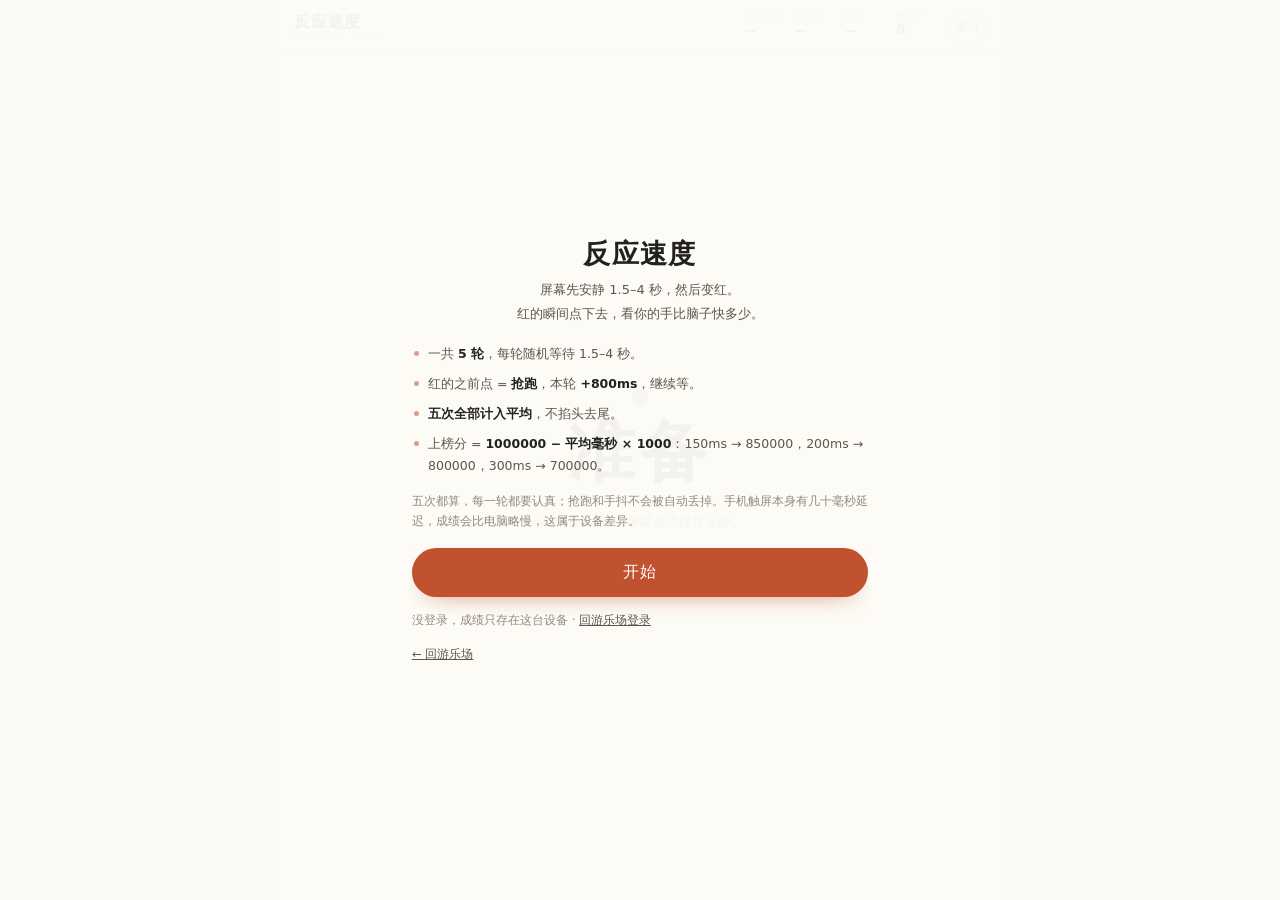
<file: reaction.html>
<!DOCTYPE html>
<html lang="zh-CN">
<head>
<meta charset="utf-8">
<meta name="viewport" content="width=device-width, initial-scale=1, viewport-fit=cover, user-scalable=no">
<title>反应速度 · 八班游乐场</title>
<meta name="description" content="反应速度：屏幕变红的瞬间点下去。五次取中间三次平均，越快分越高，排行榜见。">
<meta name="theme-color" content="#f8f4e9">
<meta name="color-scheme" content="light dark">
<link rel="icon" href="assets/favicon.png?v=20261101g143" type="image/png">
<link rel="stylesheet" href="assets/games/lab.css?v=20261101g143">
<script>
window.B8_BUILD = '20261101g143';
window.B8_T = (function () {
  var m = (location.search || '').match(/[?&]t=([^&]+)/);
  return m ? '&t=' + encodeURIComponent(m[1]) : '';
})();
window.B8_TEST = !!window.B8_T;
</script>
<script src="assets/theme.js?v=20261101g143"></script>
<style>
  #app { background: #efe7d5; }

  .icon-btn {
    width: 38px;
    height: 38px;
    display: grid;
    place-items: center;
    padding: 0;
    font-family: var(--sans);
    font-size: 12px;
    color: var(--ink-2);
    background: #fff;
    border: 1px solid var(--line);
    border-radius: 999px;
    cursor: pointer;
  }

  .icon-btn:active { transform: translateY(1px); }

  .rf-field {
    flex: 1 1 auto;
    width: 100%;
    min-height: 0;
    display: flex;
    flex-direction: column;
    align-items: center;
    justify-content: center;
    gap: 14px;
    padding: 24px;
    text-align: center;
    background: linear-gradient(180deg, #fffefb 0%, var(--paper) 100%);
    cursor: pointer;
    touch-action: manipulation;
    transition: background-color 0.07s linear;
  }

  .rf-field.is-wait {
    background: linear-gradient(160deg, #3d5573 0%, #2c3f57 100%);
    color: #fff;
  }

  .rf-field.is-red {
    background: linear-gradient(160deg, #d24530 0%, #a33228 100%);
    color: #fff;
  }

  .rf-field.is-result {
    background: linear-gradient(160deg, #357a67 0%, #24584a 100%);
    color: #fff;
  }

  .rf-big {
    font-family: var(--mono);
    font-size: clamp(2rem, 8vw, 4.2rem);
    font-weight: 700;
    letter-spacing: 0.08em;
    line-height: 1.15;
    font-variant-numeric: tabular-nums;
  }

  .rf-sub {
    margin: 0;
    font-size: 13px;
    line-height: 1.8;
    opacity: 0.78;
  }

  .rf-field.is-wait .rf-big,
  .rf-field.is-red .rf-big,
  .rf-field.is-result .rf-big { text-shadow: 0 2px 20px rgba(0, 0, 0, 0.18); }

  .rf-dot {
    width: 16px;
    height: 16px;
    border-radius: 50%;
    background: currentColor;
    opacity: 0.55;
    animation: rf-pulse 1.1s ease-in-out infinite;
  }

  .rf-field.is-red .rf-dot {
    width: 28px;
    height: 28px;
    opacity: 1;
    animation: none;
  }

  @keyframes rf-pulse {
    0%, 100% { transform: scale(0.8); opacity: 0.35; }
    50% { transform: scale(1.3); opacity: 0.85; }
  }

  .rf-flag {
    margin: 0;
    min-height: 18px;
    font-family: var(--mono);
    font-size: 11px;
    letter-spacing: 0.08em;
    color: #f6d9a8;
  }

  .rf-field:not(.is-wait) .rf-flag { color: var(--ink-3); }

  .rf-score-note {
    margin: 10px 0 0;
    font-size: 11.5px;
    line-height: 1.8;
    color: var(--ink-3);
    text-align: left;
  }
</style>
<link rel="stylesheet" href="assets/theme.css?v=20261101g143">
</head>

<body data-site="fun">

<div id="app">
  <header class="lab-hud">
    <div class="lab-title">
      <b>反应速度</b>
      <span>REACTION TEST</span>
    </div>
    <div class="lab-stats">
      <div class="stat"><span class="k">ROUND</span><b id="rf-round">—</b></div>
      <div class="stat"><span class="k">LAST</span><b id="rf-last">—</b></div>
      <div class="stat"><span class="k">AVG</span><b id="rf-avg">—</b></div>
      <div class="stat"><span class="k">BEST</span><b id="rf-best">0</b></div>
    </div>
    <button class="icon-btn" id="btn-exit" type="button">退出</button>
  </header>

  <main class="lab-stage">
    <div class="rf-field" id="rf-field">
      <span class="rf-dot" aria-hidden="true"></span>
      <div class="rf-big" id="rf-big">准备</div>
      <p class="rf-sub" id="rf-sub">点「开始」后，屏幕会先保持安静。</p>
      <p class="rf-flag" id="rf-flag"></p>
    </div>

    <div class="overlay" id="overlay">
      <div class="panel" id="panel"></div>
    </div>
  </main>
</div>

<noscript>
  <p style="padding:24px;font-size:14px;line-height:2">
    反应速度测试要靠 JavaScript 计时，请打开 JavaScript 再进。
  </p>
</noscript>

<script>
(function () {
  var T = window.B8_T || '';
  var V = '?v=20261101g143' + T;
  var list = [
    ['assets/site-config.js', 0],
    ['assets/main.js', 1],
    ['assets/sb.js', 1],
    ['assets/auth.js', 1],
    ['assets/games/reflex.js', 1]
  ];
  for (var i = 0; i < list.length; i++) {
    document.write('<script src="' + list[i][0] + V + '"' + (list[i][1] ? ' defer' : '') + '><\/script>');
  }
})();
</script>

</body>
</html>
</file>
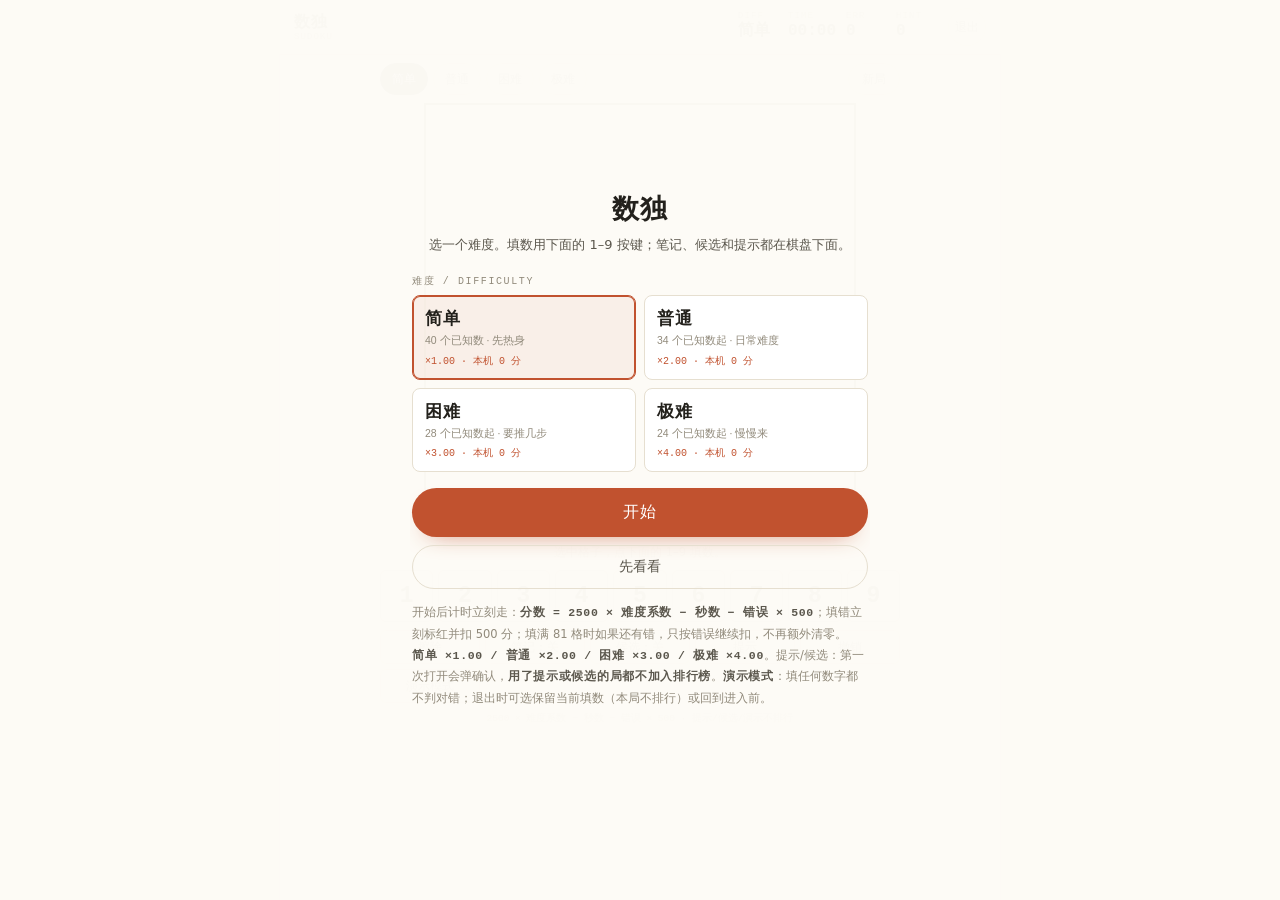
<file: sudoku.html>
<!DOCTYPE html>
<html lang="zh-CN">
<head>
<meta charset="utf-8">
<meta name="viewport" content="width=device-width, initial-scale=1, viewport-fit=cover, user-scalable=no">
<title>数独 · 八班游乐场</title>
<meta name="description" content="数独：简单 / 普通 / 困难 / 极难四档，屏幕 1–9 按键填数，支持笔记、候选、提示推演；按难度系数计分，成绩进排行榜。">
<meta name="theme-color" content="#f8f4e9">
<meta name="color-scheme" content="light dark">
<link rel="icon" href="assets/favicon.png?v=20261101g143" type="image/png">
<link rel="stylesheet" href="assets/games/lab.css?v=20261101g143">
<script>
window.B8_BUILD = '20261101g143';
window.B8_T = (function () {
  var m = (location.search || '').match(/[?&]t=([^&]+)/);
  return m ? '&t=' + encodeURIComponent(m[1]) : '';
})();
window.B8_TEST = !!window.B8_T;
</script>
<script src="assets/theme.js?v=20261101g143"></script>
<style>
  #app { background: #efe7d5; }

  .icon-btn {
    width: 38px;
    height: 38px;
    display: grid;
    place-items: center;
    padding: 0;
    font-family: var(--sans);
    font-size: 12px;
    color: var(--ink-2);
    background: #fff;
    border: 1px solid var(--line);
    border-radius: 999px;
    cursor: pointer;
  }

  .icon-btn:active { transform: translateY(1px); }

  .sd-wrap {
    flex: 1 1 auto;
    width: 100%;
    min-height: 0;
    display: flex;
    flex-direction: column;
    align-items: center;
    gap: 8px;
    padding: 8px 10px calc(10px + env(safe-area-inset-bottom, 0px));
    overflow-y: auto;
    overscroll-behavior: contain;
  }

  .sd-toolbar {
    width: min(94vw, 520px);
    display: flex;
    align-items: center;
    justify-content: space-between;
    gap: 8px;
  }

  .sd-toolbar .chips { gap: 5px; }

  .sd-diff-chip {
    min-height: 32px;
    padding: 5px 11px;
    font-size: 12px;
  }

  .sd-new {
    flex: 0 0 auto;
    min-height: 32px;
    padding: 5px 13px;
    font-family: var(--sans);
    font-size: 12px;
    color: var(--ink-2);
    background: #fff;
    border: 1px solid var(--line);
    border-radius: 999px;
    cursor: pointer;
  }

  .sd-new:active { transform: translateY(1px); }

  /* ---------- 棋盘 ---------- */
  .sd-board {
    width: min(94vw, 48vh, 520px);
    aspect-ratio: 1 / 1;
    display: grid;
    grid-template-columns: repeat(9, minmax(0, 1fr));
    grid-template-rows: repeat(9, minmax(0, 1fr));
    background: #fff;
    border: 2px solid var(--ink);
    box-shadow: 0 10px 28px -24px rgba(35, 33, 28, 0.8);
    touch-action: manipulation;
  }

  .sd-cell {
    position: relative;
    display: grid;
    place-items: center;
    min-width: 0;
    min-height: 0;
    padding: 0;
    font-family: var(--mono);
    font-size: clamp(15px, 4.3vw, 26px);
    font-weight: 600;
    line-height: 1;
    color: var(--indigo);
    background: #fff;
    border: 1px solid var(--line);
    border-radius: 0;
    cursor: pointer;
    font-variant-numeric: tabular-nums;
    transition: background-color 0.08s linear;
  }

  .sd-cell.br { border-right: 2px solid var(--ink); }
  .sd-cell.bb { border-bottom: 2px solid var(--ink); }
  .sd-cell.is-given { color: var(--ink); background: var(--paper-2); font-weight: 700; }
  .sd-cell.is-peer { background: rgba(193, 82, 47, 0.055); }
  .sd-cell.is-same { background: rgba(47, 111, 94, 0.13); color: var(--jade); }
  .sd-cell.is-sel {
    background: rgba(193, 82, 47, 0.14);
    box-shadow: inset 0 0 0 2px var(--seal);
    z-index: 1;
  }
  .sd-cell.is-wrong {
    color: var(--seal);
    background: rgba(193, 82, 47, 0.2);
    animation: sd-shake 0.28s ease;
  }
  .sd-cell.is-hint { color: var(--jade); background: rgba(47, 111, 94, 0.18); }
  .sd-cell.is-conflict { box-shadow: inset 0 0 0 2px rgba(193, 82, 47, 0.46); }
  .sd-cell.is-sel.is-conflict { box-shadow: inset 0 0 0 2px var(--seal); }

  @keyframes sd-shake {
    0%, 100% { transform: translateX(0); }
    25% { transform: translateX(-2px); }
    75% { transform: translateX(2px); }
  }

  .sd-notes {
    width: 100%;
    height: 100%;
    display: grid;
    grid-template-columns: repeat(3, minmax(0, 1fr));
    grid-template-rows: repeat(3, minmax(0, 1fr));
    padding: 1px;
    pointer-events: none;
  }

  .sd-notes span {
    display: grid;
    place-items: center;
    font-family: var(--mono);
    font-size: clamp(6px, 1.7vw, 9.5px);
    font-weight: 400;
    line-height: 1;
    color: var(--ink-3);
    font-variant-numeric: tabular-nums;
  }

  /* ---------- 1–9 按键 ---------- */
  .sd-pad {
    width: min(94vw, 520px);
    display: grid;
    grid-template-columns: repeat(9, minmax(0, 1fr));
    gap: 5px;
  }

  .sd-num {
    height: clamp(40px, 7vh, 52px);
    padding: 0;
    font-family: var(--mono);
    font-size: clamp(17px, 4.4vw, 23px);
    font-weight: 700;
    color: var(--ink);
    background: #fff;
    border: 1px solid var(--line-2);
    border-radius: 6px;
    cursor: pointer;
    touch-action: manipulation;
  }

  .sd-num:active { background: var(--paper-2); transform: translateY(1px); }

  .sd-tools {
    width: min(94vw, 520px);
    display: grid;
    grid-template-columns: repeat(5, minmax(0, 1fr));
    gap: 5px;
  }

  .sd-tool {
    min-height: 34px;
    padding: 4px 4px;
    font-family: var(--sans);
    font-size: 11.5px;
    color: var(--ink-2);
    background: transparent;
    border: 1px solid var(--line);
    border-radius: 6px;
    cursor: pointer;
    white-space: nowrap;
  }

  .sd-tool:active { transform: translateY(1px); }
  .sd-tool.on {
    color: var(--paper);
    background: var(--ink);
    border-color: var(--ink);
  }

  .sd-status {
    width: min(94vw, 520px);
    min-height: 19px;
    margin: 0;
    font-size: 11.5px;
    line-height: 1.65;
    text-align: center;
    color: var(--ink-3);
    overflow-wrap: anywhere;
  }

  .sd-status.is-bad { color: var(--seal); }

  .sd-foot {
    width: min(94vw, 520px);
    margin: 0;
    font-family: var(--mono);
    font-size: 9.5px;
    line-height: 1.7;
    text-align: center;
    color: var(--ink-3);
  }

  /* ---------- 菜单 ---------- */
  #sd-overlay { background: rgba(253, 251, 246, 0.985); }
  html[data-mode="night"] #sd-overlay { background: rgba(12, 12, 16, 0.985); }

  .sd-diffs {
    display: grid;
    grid-template-columns: repeat(2, minmax(0, 1fr));
    gap: 8px;
  }

  .sd-diff {
    display: flex;
    flex-direction: column;
    gap: 3px;
    padding: 11px 12px;
    text-align: left;
    color: var(--ink-2);
    background: #fff;
    border: 1px solid var(--line);
    border-radius: 8px;
    cursor: pointer;
  }

  .sd-diff b {
    font-family: var(--serif);
    font-size: 17px;
    color: var(--ink);
    letter-spacing: 0.04em;
  }

  .sd-diff span {
    font-size: 10.5px;
    line-height: 1.5;
    color: var(--ink-3);
  }

  .sd-diff em {
    margin-top: 2px;
    font-family: var(--mono);
    font-size: 10px;
    font-style: normal;
    color: var(--seal);
  }

  .sd-diff.is-on {
    border-color: var(--seal);
    background: rgba(193, 82, 47, 0.07);
    box-shadow: inset 0 0 0 1px var(--seal);
  }

  /* ---------- 夜间 ---------- */
  html[data-mode="night"] .sd-board { background: var(--card); border-color: var(--ink-2); }
  html[data-mode="night"] .sd-cell { background: var(--card); border-color: var(--line); }
  html[data-mode="night"] .sd-cell.is-given { background: var(--paper-2); }
  html[data-mode="night"] .sd-cell.is-peer { background: rgba(217, 119, 87, 0.06); }
  html[data-mode="night"] .sd-cell.is-same { background: rgba(111, 168, 179, 0.14); }
  html[data-mode="night"] .sd-cell.is-sel { background: rgba(217, 119, 87, 0.17); }
  html[data-mode="night"] .sd-num,
  html[data-mode="night"] .sd-tool,
  html[data-mode="night"] .sd-new,
  html[data-mode="night"] .sd-diff,
  html[data-mode="night"] .icon-btn {
    background: var(--card);
    border-color: var(--line-2);
    color: var(--ink);
  }
  html[data-mode="night"] .sd-tool.on {
    background: var(--ink);
    color: #101014;
  }
  /* 演示模式退出选择 */
  .sd-demo-modal {
    position: fixed;
    inset: 0;
    z-index: 3000;
    display: flex;
    align-items: center;
    justify-content: center;
    padding: 18px;
    background: rgba(20, 18, 14, 0.58);
    backdrop-filter: blur(6px);
  }
  .sd-demo-card {
    width: min(390px, 100%);
    padding: 22px 20px 18px;
    background: var(--card, #fffdf7);
    color: var(--ink, #23211c);
    border: 1px solid var(--line, #e4dcc6);
    border-radius: 14px;
    box-shadow: 0 30px 80px -40px rgba(0, 0, 0, 0.6);
  }
  .sd-demo-card h2 {
    margin: 0 0 10px;
    font-family: var(--serif);
    font-size: 24px;
  }
  .sd-demo-card p {
    margin: 0 0 16px;
    font-size: 13px;
    line-height: 1.8;
    color: var(--ink-2, #5b574d);
  }
  .sd-demo-actions {
    display: flex;
    flex-direction: column;
    gap: 8px;
  }
  .sd-demo-actions .btn-main,
  .sd-demo-actions .btn-2nd {
    width: 100%;
  }
</style>
<link rel="stylesheet" href="assets/theme.css?v=20261101g143">
</head>

<body data-site="fun">

<div id="app">
  <header class="lab-hud">
    <div class="lab-title">
      <b>数独</b>
      <span>SUDOKU</span>
    </div>
    <div class="lab-stats">
      <div class="stat"><span class="k">DIFF</span><b id="sd-diff">简单</b></div>
      <div class="stat"><span class="k">TIME</span><b id="sd-timer">00:00</b></div>
      <div class="stat"><span class="k">ERR</span><b id="sd-mistakes">0</b></div>
      <div class="stat"><span class="k">HINT</span><b id="sd-hints">0</b></div>
    </div>
    <button class="icon-btn" id="btn-exit" type="button">退出</button>
  </header>

  <main class="lab-stage">
    <div class="sd-wrap">
      <div class="sd-toolbar">
        <div class="chips" id="sd-diffs" role="group" aria-label="选择数独难度"></div>
        <button class="sd-new" id="sd-new" type="button">新局</button>
      </div>

      <div class="sd-board" id="sd-board" role="grid" aria-label="数独棋盘，9 行 9 列"></div>

      <p class="sd-status" id="sd-status" role="status" aria-live="polite">选中格子，点下面的 1–9 填数。</p>

      <div class="sd-pad" id="sd-pad" role="group" aria-label="数字键盘 1 到 9"></div>

      <div class="sd-tools" id="sd-tools" role="group" aria-label="数独辅助工具">
        <button class="sd-tool" type="button" data-act="erase">擦除</button>
        <button class="sd-tool" type="button" id="sd-notes-btn" data-act="notes" aria-pressed="false">笔记：关</button>
        <button class="sd-tool" type="button" id="sd-cand-btn" data-act="cand" aria-pressed="false">候选：关</button>
        <button class="sd-tool" type="button" data-act="hint">提示</button>
        <button class="sd-tool" type="button" data-act="undo">撤销</button>
        <button class="sd-tool" type="button" id="sd-demo-btn" data-act="demo" aria-pressed="false">演示模式</button>
      </div>

      <p class="sd-foot">2500 × 难度系数 − 秒数 − 错误 × 500 · 提示/候选/演示不排行</p>
    </div>

    <div class="overlay" id="sd-overlay" hidden>
      <div class="panel" id="sd-panel"></div>
    </div>
  </main>
</div>

<noscript>
  <p style="padding:24px;font-size:14px;line-height:2">
    数独要靠 JavaScript 生成题目和计分，请打开 JavaScript 再进。
  </p>
</noscript>

<script>
(function () {
  var T = window.B8_T || '';
  var V = '?v=20261101g143' + T;
  var list = [
    ['assets/site-config.js', 0],
    ['assets/main.js', 1],
    ['assets/sb.js', 1],
    ['assets/auth.js', 1],
    ['assets/games/sudoku.js', 1]
  ];
  for (var i = 0; i < list.length; i++) {
    document.write('<script src="' + list[i][0] + V + '"' + (list[i][1] ? ' defer' : '') + '><\/script>');
  }
})();
</script>

</body>
</html>
</file>
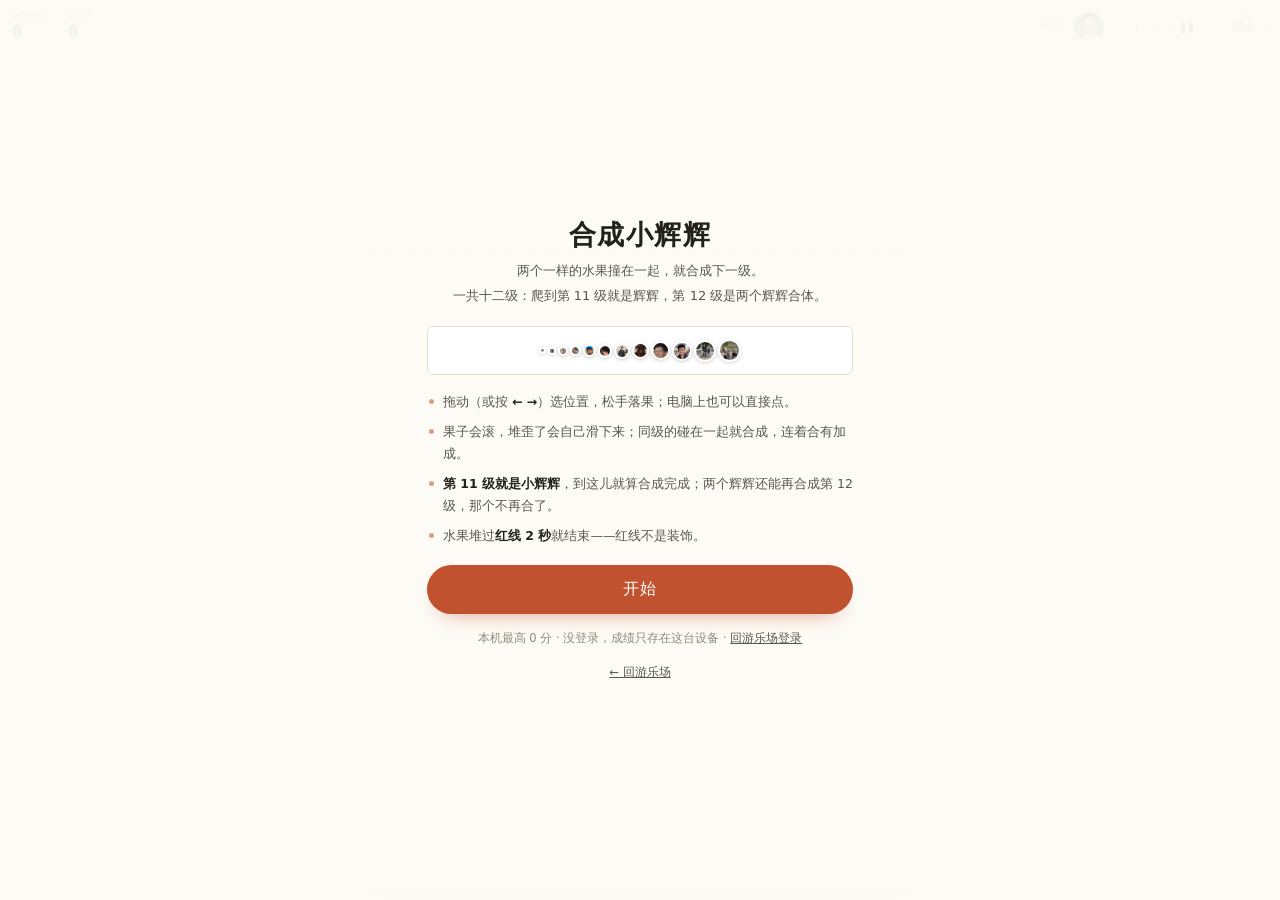
<file: suika.html>
<!DOCTYPE html>
<html lang="zh-CN">
<head>
<meta charset="utf-8">
<meta name="viewport" content="width=device-width, initial-scale=1, viewport-fit=cover, user-scalable=no">
<title>合成小辉辉 · 八班游乐场</title>
<meta name="description" content="合成小辉辉：两个一样的水果撞在一起就合成下一级，一路合到辉辉。八班游乐场的小游戏。">
<meta name="theme-color" content="#f8f4e9">
<meta name="color-scheme" content="light dark">
<link rel="icon" href="assets/favicon.png?v=20261101g143" type="image/png">
<script>
window.B8_BUILD = '20261101g143';
window.B8_T = (function () {
  var m = (location.search || '').match(/[?&]t=([^&]+)/);
  return m ? '&t=' + encodeURIComponent(m[1]) : '';
})();
window.B8_TEST = !!window.B8_T;
</script>
<script src="assets/theme.js?v=20261101g143"></script>
<style>
  /* ============================================================
     合成小辉辉 · 独立全屏页
     一块画布 + 一条记分栏。画布尺寸由 JS 按 2:3 算，物理坐标
     固定 600×900，缩放只影响显示，不影响手感。
     所有球半径都写在逻辑坐标里，所以「容器宽度 / 球半径」在
     任何屏幕上都是同一个比值（见 suika.js 的 fit()）。
     ============================================================ */

  :root {
    --paper: #fdfbf6;
    --paper-2: #f7f1e3;
    --line: #e6dfd0;
    --line-2: #d3c7ac;
    --ink: #23211c;
    --ink-2: #5b574d;
    --ink-3: #918a7b;
    --seal: #c1522f;
    --gold: #c08c2c;
    --jade: #2f6f5e;
    --serif: "Songti SC", "Noto Serif SC", "SimSun", serif;
    --sans: "PingFang SC", "Microsoft YaHei", system-ui, -apple-system, sans-serif;
    --mono: "SFMono-Regular", Consolas, "Liberation Mono", monospace;
  }

  * { box-sizing: border-box; -webkit-tap-highlight-color: transparent; }

  [hidden] { display: none !important; }

  html, body {
    margin: 0;
    height: 100%;
    overflow: hidden;
    background: var(--paper);
    color: var(--ink);
    font-family: var(--sans);
    -webkit-user-select: none;
    user-select: none;
    touch-action: none;
    overscroll-behavior: none;
  }

  #app {
    position: fixed;
    top: 0; right: 0; bottom: 0; left: 0;
    display: flex;
    flex-direction: column;
  }

  /* ---------- 记分栏 ---------- */
  .hud {
    flex: 0 0 auto;
    display: flex;
    align-items: center;
    gap: 12px;
    padding: calc(8px + env(safe-area-inset-top, 0px)) 12px 8px;
    border-bottom: 1px solid var(--line);
    background: rgba(253, 251, 246, 0.94);
  }

  .stat { display: flex; flex-direction: column; gap: 1px; min-width: 44px; }

  .stat .k {
    font-family: var(--mono);
    font-size: 9px;
    letter-spacing: 0.14em;
    color: var(--ink-3);
    line-height: 1;
  }

  .stat b {
    font-family: var(--mono);
    font-size: 17px;
    font-weight: 700;
    line-height: 1.15;
    font-variant-numeric: tabular-nums;
  }

  .hud-spacer { flex: 1 1 auto; min-width: 0; }

  .next {
    display: flex;
    align-items: center;
    gap: 6px;
  }

  .next .k {
    font-family: var(--mono);
    font-size: 9px;
    letter-spacing: 0.14em;
    color: var(--ink-3);
  }

  .next-ball {
    display: grid;
    place-items: center;
    width: 34px;
    height: 34px;
    border-radius: 50%;
    font-family: var(--mono);
    font-size: 14px;
    font-weight: 700;
    color: #fff;
    background: #e9b949;
    border: 2px solid #fff;
    box-shadow: 0 2px 6px -2px rgba(35, 33, 28, 0.4);
  }

  .icon-btn {
    width: 38px;
    height: 38px;
    display: grid;
    place-items: center;
    padding: 0;
    font-family: var(--mono);
    font-size: 13px;
    line-height: 1;
    color: var(--ink-2);
    background: #fff;
    border: 1px solid var(--line);
    border-radius: 999px;
    cursor: pointer;
  }

  .icon-btn:active { transform: translateY(1px); }

  .icon-btn.wide {
    width: auto;
    padding: 0 12px;
    font-family: var(--sans);
    font-size: 12px;
  }

  .icon-btn[aria-pressed="false"] { color: var(--ink-3); background: var(--paper-2); }

  /* ---------- 画布 ---------- */
  .board-wrap {
    position: relative;
    flex: 1 1 auto;
    display: flex;
    align-items: center;
    justify-content: center;
    padding: 8px;
    min-height: 0;
  }

  #board {
    display: block;
    border-radius: 12px;
    background: #fffefb;
    box-shadow: 0 1px 0 var(--line), 0 18px 40px -30px rgba(35, 33, 28, 0.5);
    touch-action: none;
    cursor: crosshair;
  }

  #board.is-danger {
    box-shadow: 0 0 0 2px rgba(193, 82, 47, 0.45), 0 18px 40px -30px rgba(193, 82, 47, 0.6);
  }

  /* ---------- 遮罩 / 面板 ---------- */
  .overlay {
    position: fixed;
    top: 0; right: 0; bottom: 0; left: 0;
    display: flex;
    align-items: center;
    justify-content: center;
    padding: 20px;
    background: rgba(253, 251, 246, 0.95);
    z-index: 20;
    overflow: auto;
  }

  .panel {
    width: 100%;
    max-width: 430px;
    min-width: 0;
    max-height: calc(100vh - 32px);
    overflow: auto;
    text-align: center;
    padding: 4px 2px;
  }

  .panel h1 {
    margin: 0 0 6px;
    font-family: var(--serif);
    font-size: 27px;
    font-weight: 700;
    letter-spacing: 0.05em;
  }

  .panel .sub {
    margin: 0 0 18px;
    font-size: 13px;
    line-height: 1.9;
    color: var(--ink-2);
  }

  .ladder {
    display: flex;
    align-items: center;
    justify-content: center;
    gap: 2px;
    margin: 0 0 16px;
    padding: 12px 8px;
    border: 1px solid var(--line);
    border-radius: 6px;
    background: #fff;
    flex-wrap: wrap;
  }

  .ladder .arrow { color: var(--ink-3); font-size: 9px; }

  .ladder .dot {
    display: grid;
    place-items: center;
    border-radius: 50%;
    font-family: var(--mono);
    font-weight: 700;
    color: #fff;
    border: 2px solid #fff;
    box-shadow: 0 1px 4px -1px rgba(35, 33, 28, 0.35);
  }

  .rules {
    margin: 0 0 18px;
    padding: 0;
    list-style: none;
    text-align: left;
  }

  .rules li {
    position: relative;
    padding-left: 16px;
    margin: 0 0 8px;
    font-size: 12.5px;
    line-height: 1.75;
    color: var(--ink-2);
  }

  .rules li::before {
    content: "";
    position: absolute;
    left: 2px;
    top: 8px;
    width: 5px;
    height: 5px;
    border-radius: 50%;
    background: var(--seal);
    opacity: 0.55;
  }

  .rules b { color: var(--ink); }

  .btn-main {
    display: block;
    width: 100%;
    margin: 0;
    padding: 14px;
    font-family: var(--sans);
    font-size: 15.5px;
    letter-spacing: 0.04em;
    color: #fff;
    background: var(--seal);
    border: 0;
    border-radius: 999px;
    cursor: pointer;
    box-shadow: 0 10px 24px -16px rgba(193, 82, 47, 0.9);
  }

  .btn-main:active { transform: translateY(1px); }

  .btn-2nd {
    display: block;
    width: 100%;
    margin: 8px 0 0;
    padding: 12px;
    font-family: var(--sans);
    font-size: 13.5px;
    color: var(--ink-2);
    background: transparent;
    border: 1px solid var(--line);
    border-radius: 999px;
    cursor: pointer;
  }

  .btn-2nd:active { transform: translateY(1px); }

  .tip {
    margin: 14px 0 0;
    font-size: 11.5px;
    line-height: 1.8;
    color: var(--ink-3);
  }

  .tip a { color: var(--ink-2); }
  .tip b { color: var(--ink-2); font-family: var(--mono); letter-spacing: 0.06em; }

  /* ---------- 结算 ---------- */
  .result {
    margin: 0 0 16px;
    padding: 14px 12px;
    border: 1px solid var(--line);
    border-radius: 6px;
    background: #fff;
  }

  .result .big {
    font-family: var(--mono);
    font-size: 40px;
    font-weight: 700;
    line-height: 1.05;
    color: var(--seal);
  }

  .result .big-unit {
    font-family: var(--mono);
    font-size: 11px;
    letter-spacing: 0.14em;
    color: var(--ink-3);
    margin-left: 4px;
  }

  .result .rank-line {
    margin: 6px 0 12px;
    font-size: 12.5px;
    color: var(--ink-2);
  }

  .result .rank-line b { font-family: var(--serif); font-size: 15px; }

  .result dl {
    display: grid;
    grid-template-columns: repeat(3, minmax(0, 1fr));
    gap: 6px;
    margin: 0;
    padding-top: 10px;
    border-top: 1px dashed var(--line);
  }

  .result dt {
    font-family: var(--mono);
    font-size: 9px;
    letter-spacing: 0.1em;
    color: var(--ink-3);
  }

  .result dd {
    margin: 2px 0 0;
    font-family: var(--mono);
    font-size: 15px;
    font-weight: 700;
  }

  .note-line {
    margin: 12px 0 0;
    min-height: 17px;
    font-size: 12px;
    line-height: 1.7;
    color: var(--ink-3);
  }

  .note-line.is-err { color: var(--seal); }

  .toast {
    position: fixed;
    left: 50%;
    bottom: 24px;
    transform: translateX(-50%);
    padding: 10px 18px;
    font-size: 13px;
    color: #fff;
    background: rgba(35, 33, 28, 0.9);
    border-radius: 999px;
    opacity: 0;
    transition: opacity 0.2s;
    z-index: 60;
    pointer-events: none;
  }

  .toast.show { opacity: 1; }

  @media (max-width: 480px) {
    .hud { gap: 8px; padding-left: 10px; padding-right: 10px; }
    .stat { min-width: 38px; }
    .stat b { font-size: 15px; }
    .icon-btn { width: 34px; height: 34px; }
    .icon-btn.wide { padding: 0 9px; }
    .panel h1 { font-size: 24px; }
    .result .big { font-size: 34px; }
  }

  @media (max-height: 620px) {
    .panel .sub { margin-bottom: 12px; }
    .rules { margin-bottom: 12px; }
  }
</style>
<link rel="stylesheet" href="assets/theme.css?v=20261101g143">
</head>

<body data-site="fun">

<div id="app">

  <header class="hud">
    <div class="stat"><span class="k">SCORE</span><b id="hud-score">0</b></div>
    <div class="stat"><span class="k">BEST</span><b id="hud-best">0</b></div>
    <div class="hud-spacer"></div>
    <div class="next">
      <span class="k">NEXT</span>
      <span class="next-ball" id="next-ball">1</span>
    </div>
    <button class="icon-btn" id="btn-sound" type="button" aria-pressed="true"
            aria-label="声音开" title="声音">♪</button>
    <button class="icon-btn" id="btn-pause" type="button" aria-label="暂停" title="暂停">❚❚</button>
    <button class="icon-btn wide" id="btn-exit" type="button">退出</button>
  </header>

  <main class="board-wrap" id="board-wrap">
    <canvas id="board" aria-label="合成小辉辉的场地"></canvas>
    <div class="overlay" id="overlay">
      <div class="panel" id="panel"></div>
    </div>
  </main>

</div>

<noscript>
  <p style="padding:24px;font-size:14px;line-height:2">
    合成小辉辉要靠 JavaScript 跑物理，请打开 JavaScript 再进。
  </p>
</noscript>

<script>
(function () {
  var T = window.B8_T || '';
  var V = '?v=20261101g143' + T;
  var list = [
    ['assets/site-config.js', 0],
    ['assets/main.js', 1],
    ['assets/sb.js', 1],
    ['assets/auth.js', 1],
    ['assets/games/suika.js', 1]
  ];
  for (var i = 0; i < list.length; i++) {
    document.write('<script src="' + list[i][0] + V + '"' + (list[i][1] ? ' defer' : '') + '><\/script>');
  }
})();
</script>

</body>
</html>
</file>
<file: assets/styles.css>
/* 鐢?_shared/sync.ps1 鐢熸垚锛歜ase.css + assets/site.css锛岃鍕跨洿鎺ユ敼杩欎釜鏂囦欢 */
/* ============================================================
   北京四中 2028 届 8 班 · 三站共用设计系统
   ------------------------------------------------------------
   纸 · 墨 · 印
   这一份是三站共用的骨架（排版 / 版心 / 头尾 / 表单 / 弹层），
   每个站点再叠加自己的一份 site.css。
   零外部依赖：不引任何 CDN 字体、图标或框架。
   ============================================================ */

/* ---------- 0. 变量 ---------- */
:root {
  /* 纸与墨 */
  --paper: #f7f2e8;
  --paper-2: #f1ebdd;
  --card: #fffdf7;
  --ink: #191713;
  --ink-2: #4b463c;
  --ink-3: #8a8375;
  --line: #e2d9c7;
  --line-2: #cfc3ab;

  /* 印泥红 / 青 / 金 */
  --seal: #a33228;
  --seal-2: #c04a3b;
  --seal-soft: rgba(163, 50, 40, 0.08);
  --jade: #2c6a5b;
  --jade-soft: rgba(44, 106, 91, 0.09);
  --gold: #a9873f;

  /* 尺幅 */
  --wrap: 1080px;
  --radius: 4px;
  --radius-lg: 10px;
  --header-h: 64px;

  /* 字体 */
  --serif: "Songti SC", "Noto Serif SC", "Source Han Serif SC", "STSong", SimSun, "Times New Roman", serif;
  --sans: "PingFang SC", "Microsoft YaHei", "Hiragino Sans GB", "Noto Sans SC", system-ui, -apple-system, "Segoe UI", sans-serif;
  --mono: ui-monospace, "SF Mono", Menlo, Consolas, "Liberation Mono", monospace;

  /* 阴影 */
  --shadow-1: 0 1px 2px rgba(25, 23, 19, 0.05), 0 8px 24px -14px rgba(25, 23, 19, 0.18);
  --shadow-2: 0 2px 6px rgba(25, 23, 19, 0.07), 0 20px 44px -20px rgba(25, 23, 19, 0.3);
}

/* 站点主题：由 body[data-site] 覆盖，三站同宗不同色 */
body[data-site="fun"] {
  --paper: #f8f4e9;
  --paper-2: #eef3ea;
  --card: #fffef9;
  --seal: #c1522f;
  --seal-2: #dd6b3f;
  --jade: #2f6f5e;
  --gold: #c08c2c;
  --line: #e4dcc6;
  --line-2: #cbbfa0;
}

body[data-site="site"] {
  --paper: #f4f1ea;
  --paper-2: #eae5da;
  --card: #fffdf8;
  --ink: #1c1b20;
  --ink-2: #474550;
  --ink-3: #86838f;
  --seal: #6b4f9e;
  --seal-2: #8265b6;
  --seal-soft: rgba(107, 79, 158, 0.09);
  --jade: #3a6f7a;
  --line: #ded6d8;
  --line-2: #c8bcc8;
}

/* 树洞站入夜 */
body[data-site="site"][data-mode="night"] {
  --paper: #14141a;
  --paper-2: #101016;
  --card: #1b1b23;
  --ink: #ece9f2;
  --ink-2: #b6b2c2;
  --ink-3: #7d7a8c;
  --seal: #a48bdb;
  --seal-2: #bda6ec;
  --seal-soft: rgba(164, 139, 219, 0.12);
  --jade: #6fa8b3;
  --gold: #c9a86a;
  --line: #2b2b36;
  --line-2: #3b3b49;
  --shadow-1: 0 1px 2px rgba(0, 0, 0, 0.4), 0 10px 30px -16px rgba(0, 0, 0, 0.6);
  --shadow-2: 0 2px 8px rgba(0, 0, 0, 0.45), 0 24px 50px -22px rgba(0, 0, 0, 0.75);
}

/* ---------- 1. 复位 ---------- */
*,
*::before,
*::after { box-sizing: border-box; }

html {
  -webkit-text-size-adjust: 100%;
  scroll-behavior: smooth;
  scroll-padding-top: calc(var(--header-h) + 16px);
}

body {
  margin: 0;
  min-height: 100vh;
  font-family: var(--sans);
  font-size: 16px;
  line-height: 1.75;
  color: var(--ink);
  background-color: var(--paper);
  /* 稿纸格：极淡的 32px 方格 */
  background-image:
    linear-gradient(rgba(25, 23, 19, 0.028) 1px, transparent 1px),
    linear-gradient(90deg, rgba(25, 23, 19, 0.028) 1px, transparent 1px);
  background-size: 100% 32px, 32px 100%;
  -webkit-font-smoothing: antialiased;
  -moz-osx-font-smoothing: grayscale;
  overflow-x: hidden;
}

body[data-site="site"][data-mode="night"] {
  background-image:
    linear-gradient(rgba(255, 255, 255, 0.022) 1px, transparent 1px),
    linear-gradient(90deg, rgba(255, 255, 255, 0.022) 1px, transparent 1px);
}

h1, h2, h3, h4 {
  margin: 0;
  font-family: var(--serif);
  font-weight: 700;
  line-height: 1.24;
  letter-spacing: 0.01em;
}

p { margin: 0; }
ul, ol { margin: 0; padding: 0; list-style: none; }
a { color: inherit; text-decoration: none; }
img { max-width: 100%; display: block; }
button { font: inherit; color: inherit; }
input, textarea, select { font: inherit; color: inherit; }
svg { display: block; }

/* 藏不住的老问题：不能让 grid/flex 盖掉 [hidden] */
[hidden] { display: none !important; }

::selection { background: var(--seal); color: #fff; }

:focus-visible {
  outline: 2px solid var(--seal);
  outline-offset: 2px;
}

/* ---------- 2. 版心 ---------- */
.wrap {
  width: 100%;
  max-width: var(--wrap);
  margin-inline: auto;
  padding-inline: 28px;
}

.mono { font-family: var(--mono); }
.muted { color: var(--ink-3); }
.serif { font-family: var(--serif); }

/* 调试模式的 TEST 标记（由 main.js 注入） */
.build-test {
  display: inline-block;
  padding: 1px 6px;
  margin-left: 6px;
  font-family: var(--mono);
  font-size: 10px;
  letter-spacing: 0.12em;
  color: #fff;
  background: var(--seal);
  border-radius: 2px;
  vertical-align: middle;
}

.build-banner {
  position: sticky;
  top: var(--header-h);
  z-index: 110;
  padding: 6px 16px;
  font-family: var(--mono);
  font-size: 11px;
  letter-spacing: 0.08em;
  text-align: center;
  color: #fff;
  background: var(--seal);
}

.skip-link {
  position: absolute;
  left: -9999px;
  top: 0;
  z-index: 999;
  background: var(--ink);
  color: var(--paper);
  padding: 10px 16px;
}
.skip-link:focus { left: 12px; top: 12px; }

/* ---------- 3. 页头 ---------- */
.site-header {
  position: sticky;
  top: 0;
  z-index: 120;
  height: var(--header-h);
  background: color-mix(in srgb, var(--paper) 84%, transparent);
  backdrop-filter: saturate(140%) blur(10px);
  -webkit-backdrop-filter: saturate(140%) blur(10px);
  border-bottom: 1px solid var(--line);
}

.header-inner {
  height: var(--header-h);
  display: flex;
  align-items: center;
  gap: 18px;
}

.brand {
  display: flex;
  align-items: center;
  gap: 10px;
  min-width: 0;
}

.brand-mark {
  width: 32px;
  height: 32px;
  border-radius: 9px;
  object-fit: contain;
  box-shadow: 0 1px 3px rgba(25, 23, 19, 0.12);
}

/* 没有图标时的印章兜底 */
.brand-seal {
  display: grid;
  place-items: center;
  width: 30px;
  height: 30px;
  border-radius: 3px;
  background: var(--seal);
  color: #fff;
  font-family: var(--serif);
  font-size: 18px;
  line-height: 1;
  transform: rotate(-2deg);
  box-shadow: inset 0 0 0 1px rgba(255, 255, 255, 0.25);
}

.brand-text {
  display: flex;
  align-items: baseline;
  gap: 8px;
  min-width: 0;
}

.brand-name {
  font-family: var(--serif);
  font-size: 15.5px;
  letter-spacing: 0.04em;
  white-space: nowrap;
  overflow: hidden;
  text-overflow: ellipsis;
}

.brand-ver {
  font-family: var(--mono);
  font-size: 10.5px;
  letter-spacing: 0.08em;
  color: var(--ink-3);
  white-space: nowrap;
}

.nav {
  display: flex;
  align-items: center;
  gap: 4px;
  margin-left: auto;
}

.nav a {
  position: relative;
  padding: 8px 12px;
  font-size: 14.5px;
  color: var(--ink-2);
  border-radius: var(--radius);
  white-space: nowrap;
  transition: color 0.18s ease, background 0.18s ease;
}

.nav a::after {
  content: "";
  position: absolute;
  left: 12px;
  right: 12px;
  bottom: 4px;
  height: 1px;
  background: currentColor;
  transform: scaleX(0);
  transform-origin: left;
  transition: transform 0.22s ease;
}

.nav a:hover { color: var(--ink); }
.nav a:hover::after,
.nav a[aria-current="true"]::after { transform: scaleX(1); }
.nav a[aria-current="true"] { color: var(--seal); }

.header-tools {
  display: flex;
  align-items: center;
  gap: 8px;
  margin-left: 4px;
}

.icon-btn {
  display: grid;
  place-items: center;
  width: 36px;
  height: 36px;
  padding: 0;
  background: transparent;
  border: 1px solid var(--line);
  border-radius: var(--radius);
  cursor: pointer;
  color: var(--ink-2);
  transition: border-color 0.18s ease, color 0.18s ease, background 0.18s ease;
}

.icon-btn:hover { border-color: var(--line-2); color: var(--ink); background: var(--card); }
.icon-btn svg { width: 18px; height: 18px; fill: none; stroke: currentColor; stroke-width: 1.6; stroke-linecap: round; }

.nav-toggle { display: none; }

/* ---------- 4. 首屏 ---------- */
.hero {
  position: relative;
  padding: 92px 0 66px;
  overflow: hidden;
}

.hero::before {
  content: "";
  position: absolute;
  inset: -20% -10% auto auto;
  width: 52vmax;
  height: 52vmax;
  background: radial-gradient(circle at 50% 50%, var(--seal-soft), transparent 62%);
  pointer-events: none;
}

.hero-body { position: relative; max-width: 46rem; }

.eyebrow {
  display: flex;
  align-items: center;
  gap: 10px;
  margin-bottom: 18px;
  font-family: var(--mono);
  font-size: 12px;
  letter-spacing: 0.18em;
  text-transform: uppercase;
  color: var(--seal);
}

.eyebrow::before {
  content: "";
  width: 26px;
  height: 1px;
  background: currentColor;
  opacity: 0.6;
}

.hero h1 {
  font-size: clamp(2.5rem, 6.6vw, 4.4rem);
  letter-spacing: 0.06em;
  line-height: 1.08;
  overflow-wrap: anywhere;
}

.hero-en {
  display: block;
  margin-top: 14px;
  font-family: var(--mono);
  font-size: clamp(0.7rem, 1.5vw, 0.8rem);
  font-weight: 400;
  letter-spacing: 0.34em;
  text-transform: uppercase;
  color: var(--ink-3);
}

.lead {
  margin-top: 22px;
  max-width: 38rem;
  font-size: 16.5px;
  line-height: 1.95;
  color: var(--ink-2);
}

.lead em {
  font-style: normal;
  color: var(--ink);
  box-shadow: inset 0 -0.42em 0 var(--seal-soft);
}

.hero-actions {
  display: flex;
  flex-wrap: wrap;
  align-items: center;
  gap: 12px;
  margin-top: 32px;
}

/* 首屏数据条 */
.stat-strip {
  display: grid;
  grid-template-columns: repeat(4, minmax(0, 1fr));
  margin-top: 46px;
  border-top: 1px solid var(--line);
  border-bottom: 1px solid var(--line);
}

.stat {
  padding: 16px 18px;
  border-left: 1px solid var(--line);
}
.stat:first-child { border-left: 0; padding-left: 0; }

.stat dt {
  font-family: var(--mono);
  font-size: 10.5px;
  letter-spacing: 0.16em;
  text-transform: uppercase;
  color: var(--ink-3);
}

.stat dd {
  margin: 6px 0 0;
  font-family: var(--serif);
  font-size: 18px;
  letter-spacing: 0.02em;
  color: var(--ink);
}

/* ---------- 5. 章节 ---------- */
.section { padding: 74px 0; }
.section-alt {
  background: color-mix(in srgb, var(--paper-2) 70%, transparent);
  border-top: 1px solid var(--line);
  border-bottom: 1px solid var(--line);
}

.sec-head {
  display: grid;
  gap: 10px;
  margin-bottom: 34px;
  max-width: 44rem;
}

.sec-idx {
  display: flex;
  align-items: center;
  gap: 10px;
  font-family: var(--mono);
  font-size: 11px;
  letter-spacing: 0.22em;
  color: var(--seal);
}

.sec-idx::after {
  content: "";
  flex: 1;
  max-width: 64px;
  height: 1px;
  background: currentColor;
  opacity: 0.35;
}

.sec-head h2 {
  font-size: clamp(1.55rem, 3.2vw, 2.05rem);
  letter-spacing: 0.04em;
}

.sec-sub {
  font-size: 14.5px;
  line-height: 1.85;
  color: var(--ink-3);
}

.sec-head-row {
  display: flex;
  align-items: flex-end;
  justify-content: space-between;
  gap: 20px;
  flex-wrap: wrap;
}

/* ---------- 6. 按钮与标签 ---------- */
.btn {
  display: inline-flex;
  align-items: center;
  justify-content: center;
  gap: 8px;
  padding: 11px 22px;
  font-size: 14.5px;
  font-family: var(--sans);
  letter-spacing: 0.02em;
  border: 1px solid var(--ink);
  border-radius: var(--radius);
  background: var(--ink);
  color: var(--paper);
  cursor: pointer;
  transition: transform 0.16s ease, background 0.18s ease, border-color 0.18s ease, color 0.18s ease;
}

.btn:hover { background: var(--seal); border-color: var(--seal); transform: translateY(-1px); }
.btn:active { transform: translateY(0); }
.btn[disabled] { opacity: 0.45; cursor: not-allowed; transform: none; }

.btn.ghost {
  background: transparent;
  color: var(--ink);
  border-color: var(--line-2);
}
.btn.ghost:hover { background: var(--card); border-color: var(--ink); color: var(--ink); }

.btn.seal {
  background: var(--seal);
  border-color: var(--seal);
  color: #fff;
}
.btn.seal:hover { background: var(--seal-2); border-color: var(--seal-2); }

.btn.sm { padding: 7px 14px; font-size: 13px; }

.link-arrow {
  display: inline-flex;
  align-items: center;
  gap: 6px;
  font-size: 14px;
  color: var(--seal);
}
.link-arrow::after { content: "→"; transition: transform 0.2s ease; }
.link-arrow:hover::after { transform: translateX(3px); }

.chip-row {
  display: flex;
  flex-wrap: wrap;
  align-items: center;
  gap: 8px;
}

.chip {
  padding: 6px 14px;
  font-size: 13px;
  color: var(--ink-2);
  background: transparent;
  border: 1px solid var(--line-2);
  border-radius: 999px;
  cursor: pointer;
  transition: all 0.16s ease;
}

.chip:hover { border-color: var(--ink-2); color: var(--ink); }

.chip[aria-pressed="true"],
.chip.on {
  background: var(--ink);
  border-color: var(--ink);
  color: var(--paper);
}

.tag {
  display: inline-flex;
  align-items: center;
  gap: 5px;
  padding: 2px 8px;
  font-family: var(--mono);
  font-size: 10.5px;
  letter-spacing: 0.08em;
  color: var(--seal);
  background: var(--seal-soft);
  border-radius: 2px;
  white-space: nowrap;
}

.tag.jade { color: var(--jade); background: var(--jade-soft); }
.tag.plain { color: var(--ink-3); background: color-mix(in srgb, var(--ink-3) 10%, transparent); }

/* ---------- 7. 卡片 ---------- */
.card {
  background: var(--card);
  border: 1px solid var(--line);
  border-radius: var(--radius);
  box-shadow: var(--shadow-1);
}

.card-pad { padding: 22px 24px; }

.card-link {
  display: block;
  transition: transform 0.2s ease, box-shadow 0.2s ease, border-color 0.2s ease;
}
.card-link:hover { transform: translateY(-3px); box-shadow: var(--shadow-2); border-color: var(--line-2); }

/* ---------- 8. 文章列表 ---------- */
.post-list { display: grid; }

.post-item { border-top: 1px solid var(--line); }
.post-item:last-child { border-bottom: 1px solid var(--line); }

.post-link { display: block; padding: 24px 6px 24px 0; }
.post-link:hover .post-title { color: var(--seal); }
.post-link:hover .post-more { opacity: 1; transform: translateX(2px); }

.post-top {
  display: flex;
  align-items: center;
  flex-wrap: wrap;
  gap: 10px;
  font-family: var(--mono);
  font-size: 11px;
  letter-spacing: 0.1em;
  color: var(--ink-3);
  text-transform: uppercase;
}

.post-title {
  margin: 10px 0 8px;
  font-size: clamp(1.22rem, 2.4vw, 1.42rem);
  letter-spacing: 0.02em;
  transition: color 0.18s ease;
}

.post-excerpt {
  font-size: 14.5px;
  line-height: 1.85;
  color: var(--ink-2);
  display: -webkit-box;
  -webkit-line-clamp: 2;
  -webkit-box-orient: vertical;
  overflow: hidden;
}

.post-more {
  margin-top: 12px;
  font-family: var(--mono);
  font-size: 11px;
  letter-spacing: 0.14em;
  color: var(--seal);
  opacity: 0.55;
  transition: opacity 0.2s ease, transform 0.2s ease;
}

.post-meta-row {
  display: flex;
  align-items: center;
  gap: 12px;
  margin-top: 12px;
  font-family: var(--mono);
  font-size: 11px;
  color: var(--ink-3);
}

.post-empty { padding: 30px 0; color: var(--ink-3); font-size: 14px; }

.dot-sep {
  margin: 0 2px;
  opacity: 0.45;
}

.back-home {
  margin-top: 40px;
  font-size: 14px;
}

/* ---------- 9. 时间线 ---------- */
.timeline { display: grid; gap: 0; }

.timeline li {
  position: relative;
  display: grid;
  grid-template-columns: 92px minmax(0, 1fr);
  gap: 22px;
  padding: 0 0 26px 22px;
  border-left: 1px solid var(--line);
}

.timeline li::before {
  content: "";
  position: absolute;
  left: -3.5px;
  top: 10px;
  width: 6px;
  height: 6px;
  border-radius: 50%;
  background: var(--paper);
  border: 1px solid var(--line-2);
}

.timeline li.is-done::before { background: var(--seal); border-color: var(--seal); }
.timeline li:last-child { border-left-color: transparent; padding-bottom: 0; }

.tl-time {
  font-family: var(--mono);
  font-size: 12px;
  letter-spacing: 0.06em;
  color: var(--ink-3);
  padding-top: 6px;
}

.tl-body h3 { font-size: 1.06rem; }
.tl-body p { margin-top: 6px; font-size: 14px; line-height: 1.8; color: var(--ink-2); }

/* ---------- 10. 表单 ---------- */
.field { display: grid; gap: 7px; }

.field label {
  font-family: var(--mono);
  font-size: 11px;
  letter-spacing: 0.12em;
  text-transform: uppercase;
  color: var(--ink-3);
}

.input,
.textarea,
.select {
  width: 100%;
  padding: 11px 13px;
  background: var(--card);
  border: 1px solid var(--line-2);
  border-radius: var(--radius);
  font-size: 15px;
  line-height: 1.7;
  transition: border-color 0.16s ease, box-shadow 0.16s ease;
}

.input::placeholder,
.textarea::placeholder { color: var(--ink-3); opacity: 0.7; }

.input:focus,
.textarea:focus,
.select:focus {
  outline: none;
  border-color: var(--ink-2);
  box-shadow: 0 0 0 3px var(--seal-soft);
}

.textarea { resize: vertical; min-height: 96px; }

.form-row { display: grid; gap: 14px; }
.form-foot {
  display: flex;
  align-items: center;
  justify-content: space-between;
  gap: 14px;
  flex-wrap: wrap;
  margin-top: 4px;
}

.form-note { font-size: 12.5px; color: var(--ink-3); }
.form-status { font-size: 13px; color: var(--ink-3); min-height: 1.4em; }
.form-status.err { color: var(--seal); }
.form-status.ok { color: var(--jade); }

/* 蜜罐：绝对不要 display:none，否则有些浏览器自动填充后不提交 */
.hp {
  position: absolute;
  left: -9999px;
  width: 1px;
  height: 1px;
  overflow: hidden;
}

/* ---------- 11. 提示条 ---------- */
.toast {
  position: fixed;
  left: 50%;
  bottom: 28px;
  z-index: 400;
  transform: translate(-50%, 16px);
  max-width: min(92vw, 420px);
  padding: 11px 18px;
  font-size: 14px;
  background: var(--ink);
  color: var(--paper);
  border-radius: var(--radius);
  box-shadow: var(--shadow-2);
  opacity: 0;
  pointer-events: none;
  transition: opacity 0.22s ease, transform 0.22s ease;
}

.toast.show { opacity: 1; transform: translate(-50%, 0); }

/* ---------- 12. 骨架屏 ---------- */
.skeleton {
  background: linear-gradient(90deg, var(--paper-2) 25%, color-mix(in srgb, var(--paper-2) 55%, var(--card)) 37%, var(--paper-2) 63%);
  background-size: 400% 100%;
  animation: sk 1.4s ease infinite;
  border-radius: 2px;
}

@keyframes sk {
  0% { background-position: 100% 50%; }
  100% { background-position: 0 50%; }
}

.sk-line { height: 12px; }
.sk-line.w30 { width: 30%; }
.sk-line.w40 { width: 40%; }
.sk-line.w50 { width: 50%; }
.sk-line.w60 { width: 60%; }
.sk-line.w70 { width: 70%; }
.sk-card { padding: 22px 0; border-top: 1px solid var(--line); display: grid; gap: 10px; }

.loading-note { margin-top: 14px; font-size: 13px; color: var(--ink-3); }

/* ---------- 13. 入场动画（首屏元素不要加 reveal） ---------- */
.js .reveal {
  opacity: 0;
  transform: translateY(12px);
  transition: opacity 0.6s cubic-bezier(0.22, 0.61, 0.36, 1), transform 0.6s cubic-bezier(0.22, 0.61, 0.36, 1);
}

.js .reveal.in { opacity: 1; transform: none; }

@media (prefers-reduced-motion: reduce) {
  html { scroll-behavior: auto; }
  .js .reveal { opacity: 1; transform: none; transition: none; }
  * { animation-duration: 0.001ms !important; transition-duration: 0.001ms !important; }
}

/* ---------- 14. 登录门（.fun / .site 共用） ---------- */
.gate {
  position: fixed;
  top: 0;
  right: 0;
  bottom: 0;
  left: 0; /* 显式写，别只靠 inset：iOS 14.5 之前不支持 */
  z-index: 300;
  display: grid;
  place-items: center;
  padding: 24px;
  background:
    radial-gradient(60% 50% at 50% 0%, var(--seal-soft), transparent 70%),
    var(--paper);
}

.gate-card {
  width: min(440px, 100%);
  padding: 34px 30px 30px;
  background: var(--card);
  border: 1px solid var(--line);
  border-radius: var(--radius-lg);
  box-shadow: var(--shadow-2);
  text-align: center;
}

.gate-seal {
  display: grid;
  place-items: center;
  width: 54px;
  height: 54px;
  margin: 0 auto 18px;
  background: var(--seal);
  color: #fff;
  font-family: var(--serif);
  font-size: 30px;
  line-height: 1;
  border-radius: 4px;
  transform: rotate(-3deg);
  box-shadow: inset 0 0 0 1px rgba(255, 255, 255, 0.24), 0 8px 22px -12px rgba(163, 50, 40, 0.8);
}

.gate-card h2 { font-size: 1.4rem; letter-spacing: 0.04em; }
.gate-card .gate-sub { margin: 10px 0 22px; font-size: 13.5px; line-height: 1.8; color: var(--ink-3); }
.gate-card .field { text-align: left; }
.gate-card .btn { width: 100%; margin-top: 16px; }
.gate-err { margin-top: 12px; font-size: 13px; color: var(--seal); min-height: 1.3em; }
.gate-foot { margin-top: 18px; font-size: 12px; color: var(--ink-3); }

.gate.is-done { display: none; }

.gate-hintbox {
  margin-top: 14px;
  padding: 14px 16px;
  font-size: 13px;
  line-height: 1.85;
  text-align: left;
  color: var(--ink-2);
  background: var(--jade-soft);
  border: 1px dashed color-mix(in srgb, var(--jade) 40%, transparent);
  border-radius: var(--radius);
}

.gate-hintbox code {
  padding: 1px 5px;
  font-family: var(--mono);
  font-size: 12px;
  background: color-mix(in srgb, var(--ink) 8%, transparent);
  border-radius: 2px;
}

.gate-hint {
  margin-top: 8px;
  font-size: 12.5px;
  line-height: 1.7;
  color: var(--ink-3);
  text-align: left;
}

/* 空的时候不要留个虚线框在那儿 */
.gate-hint:empty { display: none; }

.gate-err.is-on { color: var(--seal); }

/* ---------- 15b. 账号面板 ---------- */
.acct-btn {
  padding: 6px 12px;
  max-width: 9em;
  font-size: 13px;
  color: var(--ink-2);
  background: transparent;
  border: 1px solid var(--line);
  border-radius: var(--radius);
  cursor: pointer;
  white-space: nowrap;
  overflow: hidden;
  text-overflow: ellipsis;
  transition: color 0.18s ease, border-color 0.18s ease, background 0.18s ease;
}

.acct-btn:hover { color: var(--ink); border-color: var(--line-2); background: var(--card); }

.modal {
  position: fixed;
  top: 0;
  right: 0;
  bottom: 0;
  left: 0;
  z-index: 360;
  display: grid;
  place-items: center;
  padding: 24px;
  background: rgba(20, 18, 16, 0.55);
  animation: lbIn 0.16s ease;
}

.modal-inner {
  width: min(460px, 100%);
  max-height: 86vh;
  overflow: auto;
  padding: 26px 26px 24px;
  background: var(--card);
  border: 1px solid var(--line);
  border-radius: var(--radius-lg);
  box-shadow: var(--shadow-2);
}

.modal-title {
  font-size: 1.22rem;
  letter-spacing: 0.03em;
  margin-bottom: 8px;
}

.modal-note {
  font-size: 13px;
  line-height: 1.85;
  color: var(--ink-3);
}

.modal-actions {
  display: flex;
  align-items: center;
  justify-content: flex-end;
  gap: 10px;
  margin-top: 20px;
  flex-wrap: wrap;
}

body[data-site="site"][data-mode="night"] .modal { background: rgba(0, 0, 0, 0.66); }
body[data-site="site"][data-mode="night"] .modal-inner { background: #1f1f2a; border-color: #35343f; }
body[data-site="site"][data-mode="night"] .gate-card {
  background: #1f1f2a;
  border-color: #35343f;
}

body[data-site="site"][data-mode="night"] .gate-seal {
  box-shadow: inset 0 0 0 1px rgba(255, 255, 255, 0.22), 0 10px 26px -12px rgba(164, 139, 219, 0.6);
}

/* ---------- 15. 大图弹层（.fun / .homes 共用） ---------- */
.lightbox {
  position: fixed;
  top: 0;
  right: 0;
  bottom: 0;
  left: 0; /* 同上：iOS 兼容 */
  z-index: 350;
  display: grid;
  place-items: center;
  padding: 20px;
  background: rgba(14, 12, 10, 0.94);
  animation: lbIn 0.18s ease;
}

@keyframes lbIn { from { opacity: 0; } to { opacity: 1; } }

.lightbox-inner {
  position: relative;
  display: grid;
  justify-items: center;
  gap: 12px;
  width: 100%;
  max-width: 1000px;
}

.lightbox img {
  max-width: 100%;
  max-height: 72vh;
  max-height: 72dvh;
  object-fit: contain;
  border-radius: 3px;
  box-shadow: 0 30px 70px -30px rgba(0, 0, 0, 0.9);
  background: #0b0a09;
}

.lightbox-caption { color: #f2eee6; font-size: 14px; text-align: center; }
.lightbox-meta { color: rgba(242, 238, 230, 0.55); font-family: var(--mono); font-size: 11px; letter-spacing: 0.08em; }

.lightbox-close {
  position: absolute;
  top: -6px;
  right: 0;
  width: 38px;
  height: 38px;
  display: grid;
  place-items: center;
  font-size: 24px;
  line-height: 1;
  color: #f2eee6;
  background: rgba(255, 255, 255, 0.08);
  border: 1px solid rgba(255, 255, 255, 0.16);
  border-radius: 50%;
  cursor: pointer;
}

.lightbox-nav {
  position: absolute;
  top: 50%;
  transform: translateY(-50%);
  width: 42px;
  height: 42px;
  display: grid;
  place-items: center;
  font-size: 22px;
  color: #f2eee6;
  background: rgba(255, 255, 255, 0.08);
  border: 1px solid rgba(255, 255, 255, 0.14);
  border-radius: 50%;
  cursor: pointer;
}

.lightbox-nav.prev { left: 0; }
.lightbox-nav.next { right: 0; }
.lightbox-open { color: rgba(242, 238, 230, 0.6); font-family: var(--mono); font-size: 11px; letter-spacing: 0.1em; }

/* ---------- 16. 页脚 ---------- */
.site-footer {
  margin-top: 40px;
  padding: 40px 0 46px;
  border-top: 1px solid var(--line);
  font-size: 13px;
  color: var(--ink-3);
}

.footer-inner {
  display: flex;
  align-items: flex-start;
  justify-content: space-between;
  gap: 20px;
  flex-wrap: wrap;
}

.footer-motto {
  font-family: var(--serif);
  font-size: 15px;
  letter-spacing: 0.24em;
  color: var(--ink-2);
}

.footer-links { display: flex; gap: 14px; flex-wrap: wrap; }
.footer-links a { border-bottom: 1px solid transparent; }
.footer-links a:hover { color: var(--ink); border-bottom-color: var(--line-2); }

/* ---------- 17. 响应式 ---------- */
@media (max-width: 860px) {
  .wrap { padding-inline: 20px; }

  .nav {
    position: fixed;
    top: var(--header-h);
    left: 0;
    right: 0;
    display: none;
    flex-direction: column;
    align-items: stretch;
    gap: 0;
    padding: 10px 20px 18px;
    background: var(--paper);
    border-bottom: 1px solid var(--line);
    box-shadow: var(--shadow-2);
    margin-left: 0;
  }

  .nav.open { display: flex; }
  .nav a { padding: 13px 4px; border-bottom: 1px solid var(--line); border-radius: 0; font-size: 15px; }
  .nav a:last-child { border-bottom: 0; }
  .nav a::after { display: none; }

  .nav-toggle { display: grid; margin-left: auto; }
  .header-tools { margin-left: 0; }

  .hero { padding: 62px 0 46px; }
  .stat-strip { grid-template-columns: repeat(2, minmax(0, 1fr)); }
  .stat { padding: 14px 14px; }
  .stat:nth-child(odd) { border-left: 0; padding-left: 0; }
  .stat:nth-child(n + 3) { border-top: 1px solid var(--line); }

  .section { padding: 54px 0; }
  .timeline li { grid-template-columns: 76px minmax(0, 1fr); gap: 14px; }

  .lightbox { padding: 12px; backdrop-filter: none; -webkit-backdrop-filter: none; }
  .lightbox img { max-height: 66vh; max-height: 66dvh; }
  .lightbox-nav { width: 36px; height: 36px; }
  .lightbox-close { top: -4px; }
}

@media (max-width: 520px) {
  /* 手机上也保留版本号，只是缩小一点 */
  .brand-ver { font-size: 1.05rem; letter-spacing: 0.08em; }
  .lead { font-size: 15.5px; }
  .gate-card { padding: 28px 20px 24px; }
}

.gate-logo {
  display: block;
  width: 84px;
  height: auto;
  margin: 0 auto 16px;
  filter: drop-shadow(0 10px 22px rgba(40, 70, 120, 0.18));
}
/* ---------- 页头「更多」菜单 ---------- */
.more-wrap { position: relative; }

.more-btn { font-size: 18px; line-height: 1; }

.more-menu {
  position: absolute;
  right: 0;
  top: calc(100% + 8px);
  z-index: 130;
  display: grid;
  gap: 2px;
  min-width: 172px;
  padding: 6px;
  background: var(--card);
  border: 1px solid var(--line);
  border-radius: var(--radius);
  box-shadow: var(--shadow-2);
}

.more-menu a,
.more-menu button {
  display: block;
  width: 100%;
  padding: 9px 12px;
  font-size: 14px;
  text-align: left;
  color: var(--ink-2);
  background: transparent;
  border: 0;
  border-radius: 3px;
  cursor: pointer;
  white-space: nowrap;
}

.more-menu a:hover,
.more-menu button:hover { background: var(--paper-2); color: var(--ink); }

.more-menu .menu-sep { height: 1px; margin: 4px 8px; background: var(--line); }
/* ---------- 超管控制台 ---------- */
.console-inner { width: min(720px, 100%); }

.console-head {
  display: flex;
  align-items: center;
  justify-content: space-between;
  gap: 12px;
}

.console-tabs { margin: 14px 0 10px; }

.console-list { margin: 8px 0 4px; }

.console-row {
  display: grid;
  grid-template-columns: minmax(0, 1fr) auto;
  gap: 12px;
  align-items: center;
  padding: 11px 0;
  border-top: 1px solid var(--line);
}

.console-row.is-off { opacity: 0.55; }

/* 上线记录：同一人 30 分钟内合并成一条，可展开 */
.visit-group {
  border-top: 1px solid var(--line);
}

.visit-summary {
  display: flex;
  align-items: center;
  justify-content: space-between;
  gap: 12px;
  padding: 10px 2px;
  cursor: pointer;
  list-style: none;
}

.visit-summary::-webkit-details-marker { display: none; }
.visit-summary::before {
  content: "▸";
  flex: 0 0 auto;
  color: var(--ink-3);
  font-size: 11px;
  transition: transform 0.15s ease;
}

.visit-group[open] .visit-summary::before { transform: rotate(90deg); }

.visit-who {
  min-width: 0;
  overflow: hidden;
  text-overflow: ellipsis;
  white-space: nowrap;
  font-size: 13px;
  color: var(--ink);
}

.visit-when {
  flex: 0 0 auto;
  font-family: var(--mono);
  font-size: 11px;
  color: var(--ink-3);
  white-space: nowrap;
}

.visit-items {
  padding: 0 2px 10px 18px;
}

.visit-item {
  display: flex;
  gap: 12px;
  padding: 3px 0;
  font-size: 11px;
  color: var(--ink-3);
}

.visit-time {
  flex: 0 0 auto;
  font-family: var(--mono);
  color: var(--ink-2);
}

.visit-path {
  min-width: 0;
  overflow: hidden;
  text-overflow: ellipsis;
  white-space: nowrap;
}
.console-main { min-width: 0; }

/* 最近删除：左边一张小图，右边是照片和删除者信息 */
.console-row.is-del {
  grid-template-columns: 56px minmax(0, 1fr);
  align-items: start;
}

.console-thumb {
  display: block;
  width: 56px;
  height: 56px;
  object-fit: cover;
  border-radius: 6px;
  border: 1px solid var(--line);
  background: var(--paper-2);
}

.console-thumb.is-empty {
  display: grid;
  place-items: center;
  font-family: var(--mono);
  font-size: 9px;
  color: var(--ink-3);
}

.console-row.is-del .console-title { font-family: var(--serif); }
.console-row.is-del .console-meta b { color: var(--ink); }
.console-row.is-del .console-meta a { color: var(--seal); }

.console-title {
  display: flex;
  align-items: center;
  gap: 8px;
  flex-wrap: wrap;
  font-size: 14.5px;
}

.console-dim {
  font-family: var(--mono);
  font-size: 11.5px;
  color: var(--ink-3);
}

.console-meta {
  display: flex;
  gap: 6px;
  flex-wrap: wrap;
  margin-top: 3px;
  font-size: 12px;
  color: var(--ink-3);
}

.console-add {
  display: grid;
  grid-template-columns: 132px minmax(0, 1fr) auto;
  gap: 10px;
  align-items: end;
  margin: 6px 0 14px;
}

/* v2.158：通知定向选人 + 谁点掉了 */
#notice-target-wrap[hidden] { display: none !important; }
.notice-target-list {
  display: grid;
  grid-template-columns: 1fr 1fr;
  gap: 1px 10px;
  max-height: 190px;
  overflow: auto;
  margin-top: 6px;
  padding: 6px 8px;
  border: 1px solid var(--line);
  border-radius: 8px;
  background: var(--card);
}
.notice-target-list label {
  display: flex;
  align-items: center;
  gap: 6px;
  min-width: 0;
  padding: 3px 4px;
  border-radius: 4px;
  font-size: 12px;
  cursor: pointer;
}
.notice-target-list label:hover { background: var(--card-2); }
.notice-target-list label span:first-of-type {
  overflow: hidden;
  text-overflow: ellipsis;
  white-space: nowrap;
}
.notice-target-list input { accent-color: var(--seal); flex: 0 0 auto; }
.notice-target-empty { margin: 4px 0; font-size: 12px; color: var(--ink-3); }

.notice-detail-box {
  margin-top: 8px;
  padding: 9px 11px;
  border: 1px dashed var(--line-2);
  border-radius: 8px;
  background: var(--card-2);
  font-size: 12px;
}
.notice-detail-head {
  display: flex;
  align-items: baseline;
  justify-content: space-between;
  gap: 8px;
  margin-bottom: 4px;
}
.notice-detail-head b { font-family: var(--serif); font-size: 13px; }
.notice-dismissers { display: flex; flex-direction: column; }
.notice-dismisser {
  display: flex;
  align-items: baseline;
  gap: 7px;
  padding: 3px 0;
  border-top: 1px dotted var(--line);
}
.notice-dismisser:first-child { border-top: 0; }
.notice-dismisser b { font-weight: 600; }
.notice-dismisser span { font-family: var(--mono); font-size: 10px; color: var(--ink-3); }
.notice-dismisser time { margin-left: auto; font-size: 10px; color: var(--ink-3); }
.notice-dismisser.is-pending { opacity: .55; }

@media (max-width: 560px) {
  .notice-target-list { grid-template-columns: 1fr; }
}

.console-foot {
  display: flex;
  align-items: center;
  justify-content: space-between;
  gap: 12px;
  margin-top: 14px;
  flex-wrap: wrap;
}

@media (max-width: 560px) {
  .console-add { grid-template-columns: 1fr; }
}
/* 控制台临时密码条 */
.console-temp { display:flex; align-items:center; gap:10px; flex-wrap:wrap; margin:10px 0 14px; padding:10px 12px; font-size:13px; color:var(--ink-2); background:var(--jade-soft); border:1px dashed color-mix(in srgb, var(--jade) 45%, transparent); border-radius:var(--radius); }
.console-temp code { padding:2px 8px; font-family:var(--mono); font-size:15px; letter-spacing:0.08em; color:var(--ink); background:var(--card); border-radius:3px; }

/* ---------- 菜单合并：页头只留一个 ⋯ ---------- */
body.menu-merged .nav,
body.menu-merged .nav-toggle { display: none !important; }

.more-menu { max-height: min(72vh, 560px); overflow-y: auto; }

.menu-group { display: grid; gap: 2px; }

.menu-group a {
  display: block;
  padding: 8px 12px;
  border-radius: 4px;
  color: var(--ink-2);
  text-decoration: none;
  font-size: 14px;
  white-space: nowrap;
}

.menu-group a:hover { background: var(--card-2); color: var(--ink); }
/* ---------- 「正在登录」占位 ---------- */
.auth-splash {
  position: fixed;
  inset: 0;
  z-index: 120;
  display: grid;
  place-items: center;
  background: var(--paper, #f7f2e8);
}

.auth-splash-inner {
  display: grid;
  justify-items: center;
  gap: 16px;
  color: var(--ink-3, #6a6459);
  font-size: 14px;
  letter-spacing: 0.08em;
}

.auth-spinner {
  width: 26px;
  height: 26px;
  border: 2px solid var(--line-2, #d6cdb8);
  border-top-color: var(--seal, #a33228);
  border-radius: 50%;
  animation: auth-spin 0.8s linear infinite;
}

@keyframes auth-spin { to { transform: rotate(360deg); } }

@media (prefers-reduced-motion: reduce) {
  .auth-spinner { animation-duration: 2.4s; }
}
/* ---------- 个人主页（账号面板下半部分） ---------- */
.mine-title {
  font-family: var(--serif);
  font-size: 13px;
  letter-spacing: 0.16em;
  color: var(--ink-3);
  margin-bottom: 10px;
}

.mine-loading { font-size: 13px; color: var(--ink-3); padding: 8px 0; }

.mine-block {
  border: 1px solid var(--line);
  border-radius: var(--radius);
  margin-bottom: 8px;
  background: var(--card);
}

.mine-block > summary {
  padding: 10px 12px;
  font-size: 13.5px;
  cursor: pointer;
  color: var(--ink-2);
  list-style: none;
}

.mine-block > summary::-webkit-details-marker { display: none; }
.mine-block[open] > summary { border-bottom: 1px solid var(--line); }

.mine-row {
  padding: 10px 12px;
  border-top: 1px solid var(--line);
}

.mine-row:first-of-type { border-top: 0; }

.mine-body {
  font-size: 13.5px;
  line-height: 1.75;
  color: var(--ink-2);
  white-space: pre-wrap;
  overflow-wrap: anywhere;
  display: -webkit-box;
  -webkit-line-clamp: 3;
  -webkit-box-orient: vertical;
  overflow: hidden;
}

.mine-meta {
  margin-top: 4px;
  font-family: var(--mono);
  font-size: 10.5px;
  color: var(--ink-3);
}
/* ---------- 品牌：版本号放在站名下面一行，小字 ---------- */
.brand-text {
  display: flex;
  flex-direction: column;
  align-items: flex-start;
  gap: 1px;
  line-height: 1.15;
}

.brand-name {
  font-size: 15.5px;
  line-height: 1.2;
}

.brand-ver {
  font-size: 9.5px;
  letter-spacing: 0.1em;
  color: var(--ink-3);
  line-height: 1;
  opacity: 0.85;
}
/* ---------- 文件选择框：不能 display:none ----------
   微信 / QQ 内置浏览器（X5、WKWebView）里，display:none 的 input[type=file]
   调不出选择器，label 点击也可能被拦。改成"移出视口但仍可见"的写法。 */
.file-hidden {
  position: absolute !important;
  left: -9999px;
  top: 0;
  width: 1px;
  height: 1px;
  opacity: 0;
  pointer-events: none;
}

/* ---------- 展开后的列表改成框内滑动 ---------- */
.scroll-box {
  /* 展开后给足高度：留出页头 + 一点的边距，剩下的全给它 */
  max-height: calc(100vh - 180px);
  min-height: 360px;
  overflow-y: auto;
  overscroll-behavior: contain;
  -webkit-overflow-scrolling: touch;
  padding-right: 6px;
  scrollbar-width: thin;
}

@media (max-width: 860px) {
  .scroll-box {
    max-height: calc(100dvh - 150px);
    min-height: 300px;
  }
}
/* ============================================================
   站内通知（超管控制台发布 · 首页与棋室共用 · notice-bar.js）
   ------------------------------------------------------------
   页面里 [data-notice] 的盒子由脚本填，没有通知时整块 hidden。
   ============================================================ */

[data-notice] {
  display: flex;
  flex-direction: column;
  gap: 8px;
}

/* hidden 必须压过上面的 display:flex */
[data-notice][hidden] { display: none !important; }

.notice-top { margin: 16px auto 0; }
.notice-inline { margin: 14px 0 2px; }

.ntc {
  position: relative;
  display: flex;
  align-items: flex-start;
  gap: 8px;
  padding: 10px 34px 10px 12px;
  border: 1px solid var(--line);
  border-left: 3px solid var(--jade);
  border-radius: 6px;
  background: linear-gradient(180deg, var(--jade-soft), transparent 72%), var(--card);
  box-shadow: var(--shadow-1);
  text-align: left;
}

.ntc.is-warn {
  border-left-color: var(--seal);
  background: linear-gradient(180deg, var(--seal-soft), transparent 72%), var(--card);
}

.ntc.is-pinned {
  border-left-width: 4px;
  border-left-color: var(--gold);
  background: linear-gradient(180deg, rgba(192, 140, 44, .13), transparent 72%), var(--card);
}

.ntc-main { flex: 1 1 auto; min-width: 0; }

.ntc-kicker {
  display: block;
  font-family: var(--mono);
  font-size: 9px;
  letter-spacing: .16em;
  color: var(--ink-3);
}

.ntc-title {
  display: block;
  margin-top: 1px;
  font-family: var(--serif);
  font-size: 15px;
  line-height: 1.5;
  letter-spacing: .02em;
  color: var(--ink);
}

.ntc-body {
  margin: 3px 0 0;
  font-size: 12px;
  line-height: 1.75;
  color: var(--ink-2);
  white-space: pre-wrap;
  overflow-wrap: anywhere;
}

.ntc-meta {
  display: block;
  margin-top: 4px;
  font-family: var(--mono);
  font-size: 9px;
  letter-spacing: .04em;
  color: var(--ink-3);
}

.ntc-x {
  position: absolute;
  top: 6px;
  right: 6px;
  width: 22px;
  height: 22px;
  padding: 0;
  border: 1px solid var(--line-2);
  border-radius: 50%;
  background: var(--card);
  color: var(--ink-3);
  font-size: 14px;
  line-height: 1;
  cursor: pointer;
}

.ntc-x:hover { color: var(--seal); border-color: var(--seal); }

@media (max-width: 640px) {
  .ntc { padding: 9px 32px 9px 10px; }
  .ntc-title { font-size: 14px; }
}

/* ============================================================
   .fun 专用样式（在 _shared/base.css 基础上叠加）
   ------------------------------------------------------------
   主题由 body[data-site="fun"] 提供：赭石橙 + 青。
   这里只做「站点性格」：游戏面板像一张记分纸、合影墙像相册、
   排行榜像值日表。原则仍然是纸 · 墨 · 印，不加渐变发光。
   ============================================================ */

/* ---------- 0. 共用件没覆盖到的小件 ----------
   base.css 现在已经有 .build-test / .build-banner 了，这里不再重复定义；
   只有 .gate-hint 还没有样式（auth.js 会往里写「本站还没接数据库」），补一份。 */

/* ---------- 1. 登录门没开时的门后内容 ----------
   门是固定定位的整屏纸色，本来就看不见后面；这里再模糊一层，
   是为了「万一门没画出来 / 门正在淡出」时不会一眼看光，
   顺便让门开的那一下有个柔和的过渡。 */
#main {
  transition: filter 0.42s ease, opacity 0.42s ease;
}

/* 本站公开可进：不再整页模糊。合影墙和排行榜各自按登录状态锁。 */

/* 登录门里的提示块（auth.js 会往里塞 HTML） */
.gate-hint {
  margin-top: 14px;
  padding: 12px 14px;
  font-size: 12.5px;
  line-height: 1.85;
  text-align: left;
  color: var(--ink-2);
  background: var(--paper-2);
  border: 1px dashed var(--line-2);
  border-radius: 3px;
}

.gate-hint code {
  padding: 1px 4px;
  font-family: var(--mono);
  font-size: 11.5px;
  background: var(--card);
  border: 1px solid var(--line);
  border-radius: 2px;
  overflow-wrap: anywhere;
}

/* 输入框禁用态（预览模式下「配一句话」会锁住） */
.input[disabled],
.textarea[disabled] {
  opacity: 0.55;
  cursor: not-allowed;
}

/* 小屏时门可能比视口高（比如键盘弹起），允许门自己滚 */
.gate { overflow-y: auto; }

/* ---------- 2. 页头小件 ---------- */
#fun-logout {
  min-height: 44px;
  padding: 8px 14px;
  font-size: 12.5px;
}

/* base.css 里 .icon-btn / .nav-toggle 是 36px，手机上点着偏小，抬到 44 */
.nav-toggle {
  width: 44px;
  height: 44px;
}

.mode-tag {
  display: inline-flex;
  align-items: center;
  gap: 4px;
  font-family: var(--mono);
  font-size: 10.5px;
  letter-spacing: 0.08em;
  white-space: nowrap;
}

/* ---------- 3. 首屏：印章 + 虚线圆 ---------- */
.hero-inner { position: relative; }

.hero-play {
  position: absolute;
  top: 16px;
  right: 10px;
  width: 216px;
  height: 216px;
  display: grid;
  place-items: center;
  pointer-events: none;
}

.play-ring {
  position: absolute;
  top: 0;
  right: 0;
  bottom: 0;
  left: 0;
  border: 1px dashed var(--line-2);
  border-radius: 50%;
}

.play-seal {
  display: grid;
  place-items: center;
  width: 92px;
  height: 92px;
  background: var(--seal);
  color: #fff;
  font-family: var(--serif);
  font-size: 48px;
  line-height: 1;
  border-radius: 4px;
  transform: rotate(-4deg);
  box-shadow: inset 0 0 0 1px rgba(255, 255, 255, 0.26), 0 16px 34px -20px rgba(193, 82, 47, 0.9);
}

.play-note {
  position: absolute;
  bottom: 30px;
  left: 50%;
  transform: translateX(-50%);
  padding: 2px 10px;
  font-family: var(--mono);
  font-size: 10px;
  line-height: 1.7;
  letter-spacing: 0.2em;
  text-align: center;
  color: var(--ink-3);
  background: var(--paper);
}

/* 首屏里给三种游戏留一行小票根，比纯文字多一点「游乐场」味 */
.hero-tickets {
  display: flex;
  flex-wrap: wrap;
  gap: 10px;
  margin-top: 30px;
}

/* 星空按钮：膜宙金的入口。
   星星用三层 radial-gradient 平铺（三种格子大小错开，避免排成方阵），
   底下一层深蓝紫渐变，再压一点点星云，纯 CSS，不引图片。 */
.btn.starry {
  color: #f3f0ff;
  border-color: rgba(126, 116, 220, 0.55);
  background-color: #0a0f24;
  background-image:
    radial-gradient(circle at 50% 50%, rgba(255, 255, 255, 0.95) 0.8px, transparent 1.5px),
    radial-gradient(circle at 50% 50%, rgba(255, 255, 255, 0.7) 0.6px, transparent 1.2px),
    radial-gradient(circle at 50% 50%, rgba(255, 232, 176, 0.9) 0.7px, transparent 1.3px),
    radial-gradient(120% 90% at 78% 16%, rgba(126, 112, 232, 0.32), transparent 62%),
    linear-gradient(160deg, #0a0f24 0%, #16204d 48%, #2b2563 100%);
  background-size: 30px 24px, 46px 38px, 74px 58px, 100% 100%, 100% 100%;
  background-repeat: repeat, repeat, repeat, no-repeat, no-repeat;
  background-position: 0 0, 11px 7px, 37px 19px, 0 0, 0 0;
  box-shadow: inset 0 0 18px -7px rgba(150, 140, 255, 0.9),
              0 6px 20px -14px rgba(20, 16, 60, 0.95);
  text-shadow: 0 0 10px rgba(190, 180, 255, 0.55);
}

.btn.starry:hover {
  color: #fff;
  border-color: rgba(170, 160, 255, 0.9);
  transform: translateY(-1px);
  box-shadow: inset 0 0 24px -8px rgba(190, 180, 255, 1),
              0 8px 22px -14px rgba(40, 30, 110, 1);
  filter: brightness(1.15);
}

@media (prefers-reduced-motion: no-preference) {
  .btn.starry { animation: starry-twinkle 6s ease-in-out infinite; }
}

@keyframes starry-twinkle {
  0%, 100% { box-shadow: inset 0 0 18px -7px rgba(150, 140, 255, 0.9), 0 6px 20px -14px rgba(20, 16, 60, 0.95); }
  50% { box-shadow: inset 0 0 22px -6px rgba(190, 180, 255, 1), 0 6px 20px -14px rgba(20, 16, 60, 0.95); }
}

.ticket {
  display: inline-flex;
  align-items: baseline;
  gap: 8px;
  padding: 8px 14px;
  font-family: var(--mono);
  font-size: 11px;
  letter-spacing: 0.1em;
  color: var(--ink-2);
  background: var(--card);
  border: 1px dashed var(--line-2);
  border-radius: 2px;
  text-decoration: none;
  transition: border-color 0.16s ease, color 0.16s ease, background 0.16s ease, transform 0.16s ease;
}

.ticket:hover {
  color: var(--seal);
  background: var(--seal-soft);
  border-color: var(--seal);
  transform: translateY(-1px);
}

.ticket:nth-child(2) { transform: rotate(1.2deg); }
.ticket:nth-child(1) { transform: rotate(-1.5deg); }
.ticket:nth-child(3) { transform: rotate(0.8deg); }

.ticket b {
  font-family: var(--serif);
  font-size: 14px;
  font-weight: 700;
  letter-spacing: 0.06em;
  color: var(--ink);
}

.ticket span { color: var(--ink-3); }

/* ---------- 4. 游戏卡片外壳 ---------- */
.game-card {
  overflow: hidden;
}

.game-head {
  display: flex;
  align-items: center;
  justify-content: space-between;
  gap: 14px;
  flex-wrap: wrap;
  padding: 14px 18px;
  background: var(--paper-2);
  border-bottom: 1px solid var(--line);
}

.game-tabs { gap: 8px; }

/* 游戏 tab 要能一只手指点中：撑到 44px */
.game-tab {
  min-height: 44px;
  padding: 10px 18px;
  font-size: 13.5px;
  font-family: var(--serif);
  letter-spacing: 0.04em;
}

.game-head-note {
  font-family: var(--mono);
  font-size: 10.5px;
  letter-spacing: 0.06em;
  color: var(--ink-3);
}

.game-body { padding: 24px 24px 20px; }

.game-panel[hidden] { display: none !important; }

.game-hud {
  display: grid;
  grid-template-columns: repeat(3, minmax(0, 1fr)) auto;
  gap: 10px;
  align-items: stretch;
  margin-bottom: 18px;
}

/* 记分条右边挂两个按钮（重开 / 图片版）时用，别让它们各占一格把网格撑乱 */
.game-hud-actions {
  display: flex;
  align-items: center;
  justify-content: flex-end;
  gap: 8px;
  flex-wrap: wrap;
  min-width: 0;
}

.game-stat {
  min-width: 0;
  padding: 8px 12px 9px;
  background: var(--paper);
  border: 1px solid var(--line);
  border-radius: 3px;
}

.gs-label {
  display: block;
  font-family: var(--mono);
  font-size: 10px;
  letter-spacing: 0.14em;
  color: var(--ink-3);
}

.gs-val {
  display: block;
  margin-top: 2px;
  font-family: var(--mono);
  font-size: 19px;
  font-variant-numeric: tabular-nums;
  line-height: 1.3;
  color: var(--ink);
  overflow-wrap: anywhere;
}

.gs-val.is-record { color: var(--seal); }

.gs-state {
  display: block;
  margin-top: 4px;
  font-size: 13px;
  line-height: 1.5;
  color: var(--ink-2);
  overflow-wrap: anywhere;
}

#g2048-state, #gmemory-state, #gschulte-state {
  grid-column: 1 / -1;
  padding: 0 2px;
  min-height: 1.5em;
  font-size: 12.5px;
  color: var(--ink-3);
}

#g2048-state.is-good, #gmemory-state.is-good, #gschulte-state.is-good { color: var(--jade); }

.game-hud .btn {
  align-self: center;
  min-height: 44px;
  padding: 10px 18px;
}

.game-stage {
  display: grid;
  grid-template-columns: minmax(0, 1fr) minmax(0, 1fr);
  gap: 30px;
  align-items: start;
}

.game-board {
  min-width: 0;
  width: 100%;
  max-width: 452px;
  margin-inline: auto;
}

.game-side {
  min-width: 0;
  display: grid;
  gap: 14px;
  padding: 20px;
  background: var(--card);
  border: 1px dashed var(--line-2);
  border-radius: 3px;
}

.game-side h3 {
  display: flex;
  align-items: center;
  gap: 8px;
  flex-wrap: wrap;
  font-size: 1.15rem;
  letter-spacing: 0.03em;
}

.game-desc {
  font-size: 13.5px;
  line-height: 1.85;
  color: var(--ink-2);
}

.game-facts {
  display: grid;
  gap: 7px;
  padding-top: 12px;
  border-top: 1px solid var(--line);
}

.game-facts li {
  position: relative;
  padding-left: 14px;
  font-size: 12.5px;
  line-height: 1.7;
  color: var(--ink-3);
  overflow-wrap: anywhere;
}

.game-facts li::before {
  content: "·";
  position: absolute;
  left: 2px;
  top: 0;
  color: var(--seal);
  font-weight: 700;
}

.game-hint {
  margin-top: 18px;
  padding-top: 14px;
  border-top: 1px solid var(--line);
  font-size: 12.5px;
  line-height: 1.8;
  color: var(--ink-3);
  overflow-wrap: anywhere;
}

.game-hint b { color: var(--ink-2); font-weight: 600; }

.game-note {
  margin-top: 6px;
  font-family: var(--mono);
  font-size: 11px;
  line-height: 1.75;
  letter-spacing: 0.02em;
  color: var(--ink-3);
  overflow-wrap: anywhere;
}

.game-note.err { color: var(--seal); }

/* ---------- 5. 2048 ---------- */
.b2048 {
  position: relative;
  width: 100%;
  aspect-ratio: 1 / 1;
  padding: 8px;
  background: var(--paper-2);
  border: 1px solid var(--line-2);
  border-radius: 6px;
  box-shadow: inset 0 1px 0 rgba(255, 255, 255, 0.5);
  touch-action: none;
  -ms-touch-action: none;
  outline-offset: 3px;
}

.b2048-grid,
.b2048-tiles {
  position: absolute;
  top: 8px;
  right: 8px;
  bottom: 8px;
  left: 8px;
}

.b2048-grid {
  display: grid;
  grid-template-columns: repeat(4, minmax(0, 1fr));
  grid-template-rows: repeat(4, minmax(0, 1fr));
  gap: 8px;
}

.b2048-cell {
  background: color-mix(in srgb, var(--paper) 62%, transparent);
  border-radius: 3px;
}

.b2048-tile {
  position: absolute;
  top: 0;
  left: 0;
  width: 25%;
  height: 25%;
  padding: 4px;
  transition: transform 0.11s ease;
  will-change: transform;
}

.b2048-tile.is-dying {
  z-index: 3;
  pointer-events: none;
}

.b2048-tile.is-gone { display: none; }

.b2048-in {
  width: 100%;
  height: 100%;
  display: grid;
  place-items: center;
  border-radius: 3px;
  font-family: var(--serif);
  font-size: clamp(19px, 4.4vw, 34px);
  font-weight: 700;
  line-height: 1;
  letter-spacing: 0.01em;
  color: #fffdf7;
  background-color: #c9b48f;
  background-size: cover;
  background-position: center 28%;
  background-repeat: no-repeat;
  text-shadow: 0 1px 3px rgba(0, 0, 0, 0.66), 0 0 12px rgba(0, 0, 0, 0.32);
  box-shadow: inset 0 0 0 1px rgba(25, 23, 19, 0.10);
  transition: background 0.12s ease, color 0.12s ease;
}

.b2048-in.d3 { font-size: clamp(16px, 3.6vw, 27px); }
.b2048-in.d4 { font-size: clamp(13px, 3vw, 22px); }

.b2048-tile.is-new .b2048-in { animation: tileIn 0.16s ease; }
.b2048-tile.is-merged .b2048-in { animation: tilePop 0.18s ease; }

@keyframes tileIn {
  from { transform: scale(0.55); opacity: 0.4; }
  to { transform: scale(1); opacity: 1; }
}

@keyframes tilePop {
  0% { transform: scale(1); }
  55% { transform: scale(1.14); }
  100% { transform: scale(1); }
}

/* 图片版：每个数字一张脸，上面压一层暗角，白字才压得住照片。
   512 之后各自换一层色（红 / 金 / 朱印），一眼能看出是大牌 */
.b2048-in.v2 {
  background-image: linear-gradient(180deg, rgba(20, 16, 10, 0.14) 0%, rgba(20, 16, 10, 0.40) 55%, rgba(20, 16, 10, 0.62) 100%),
    url("games/hui/t1.jpg");
}

.b2048-in.v4 {
  background-image: linear-gradient(180deg, rgba(20, 16, 10, 0.14) 0%, rgba(20, 16, 10, 0.40) 55%, rgba(20, 16, 10, 0.62) 100%),
    url("games/hui/t2.jpg");
}

.b2048-in.v8 {
  background-image: linear-gradient(180deg, rgba(20, 16, 10, 0.14) 0%, rgba(20, 16, 10, 0.40) 55%, rgba(20, 16, 10, 0.62) 100%),
    url("games/hui/t3.jpg");
}

.b2048-in.v16 {
  background-image: linear-gradient(180deg, rgba(20, 16, 10, 0.14) 0%, rgba(20, 16, 10, 0.40) 55%, rgba(20, 16, 10, 0.62) 100%),
    url("games/hui/t4.jpg");
}

.b2048-in.v32 {
  background-image: linear-gradient(180deg, rgba(20, 16, 10, 0.14) 0%, rgba(20, 16, 10, 0.40) 55%, rgba(20, 16, 10, 0.62) 100%),
    url("games/hui/t7.jpg");
}

.b2048-in.v64 {
  background-image: linear-gradient(180deg, rgba(20, 16, 10, 0.14) 0%, rgba(20, 16, 10, 0.40) 55%, rgba(20, 16, 10, 0.62) 100%),
    url("games/hui/t8.jpg");
}

.b2048-in.v128 {
  background-image: linear-gradient(180deg, rgba(20, 16, 10, 0.14) 0%, rgba(20, 16, 10, 0.40) 55%, rgba(20, 16, 10, 0.62) 100%),
    url("games/hui/t6.jpg");
}

.b2048-in.v256 {
  background-image: linear-gradient(180deg, rgba(20, 16, 10, 0.14) 0%, rgba(20, 16, 10, 0.40) 55%, rgba(20, 16, 10, 0.62) 100%),
    url("games/hui/t5.jpg");
}

/* ---------- 无图版：回到最早那套暖色阶 ----------
   纸白 → 麦黄 → 赭石 → 朱砂 → 金 → 赤印 → 玄金 */
.b2048.is-plain .b2048-in {
  color: var(--ink);
  background-color: #f3ecdb;
  text-shadow: none;
}

.b2048.is-plain .b2048-in.v2   { background: #f4eee0; }
.b2048.is-plain .b2048-in.v4   { background: #efe4cb; }
.b2048.is-plain .b2048-in.v8   { background: #ecd9ac; }
.b2048.is-plain .b2048-in.v16  { background: #e7c886; }
.b2048.is-plain .b2048-in.v32  { background: #dcae62; color: #3a2c18; }
.b2048.is-plain .b2048-in.v64  { background: #d0913f; color: #fffdf7; }
.b2048.is-plain .b2048-in.v128 { background: #c2732c; color: #fffdf7; }
.b2048.is-plain .b2048-in.v256 { background: #ad5623; color: #fffdf7; }

.b2048.is-plain .b2048-in.v512 {
  background: linear-gradient(152deg, #9c3a1e 0%, #7d2a13 100%);
  color: #ffeacd;
  box-shadow: inset 0 0 0 1px rgba(255, 214, 160, 0.28),
              0 2px 10px -4px rgba(124, 42, 19, 0.45);
  text-shadow: 0 1px 2px rgba(60, 18, 6, 0.35);
}

.b2048.is-plain .b2048-in.v1024 {
  background: linear-gradient(152deg, #e3b44b 0%, #b8860b 55%, #96690a 100%);
  color: #2b2011;
  box-shadow: inset 0 0 0 2px rgba(255, 240, 200, 0.55),
              0 4px 18px -6px rgba(184, 134, 11, 0.6);
  text-shadow: 0 1px 0 rgba(255, 244, 214, 0.45);
}

.b2048.is-plain .b2048-in.v2048 {
  background: linear-gradient(152deg, #c0392b 0%, #9c2318 55%, #7a1a12 100%);
  color: #ffedc9;
  box-shadow: inset 0 0 0 2px rgba(255, 214, 150, 0.55),
              0 4px 22px -6px rgba(192, 57, 43, 0.65);
  text-shadow: 0 1px 3px rgba(60, 12, 6, 0.45);
}

.b2048.is-plain .b2048-in.vbig {
  background: linear-gradient(152deg, #2a1f2e 0%, #1a1220 55%, #120c18 100%);
  color: #f2d79a;
  box-shadow: inset 0 0 0 2px rgba(242, 215, 154, 0.5),
              0 0 24px -6px rgba(242, 215, 154, 0.35),
              0 4px 20px -8px rgba(0, 0, 0, 0.6);
  text-shadow: 0 0 12px rgba(242, 215, 154, 0.45);
}

/* 黑夜无图版：用一套深色、但仍然能区分的颜色 */
html[data-mode="night"] .b2048.is-plain .b2048-in {
  color: #f1e6cf;
  background-color: #24221e;
  text-shadow: none;
}
html[data-mode="night"] .b2048.is-plain .b2048-in.v2   { background: #2e3440; }
html[data-mode="night"] .b2048.is-plain .b2048-in.v4   { background: #3a4a32; }
html[data-mode="night"] .b2048.is-plain .b2048-in.v8   { background: #5a3a28; }
html[data-mode="night"] .b2048.is-plain .b2048-in.v16  { background: #6b3f2a; color: #fff0d8; }
html[data-mode="night"] .b2048.is-plain .b2048-in.v32  { background: #7a3a3a; color: #ffe8d8; }
html[data-mode="night"] .b2048.is-plain .b2048-in.v64  { background: #3f4a5a; color: #e8f0ff; }
html[data-mode="night"] .b2048.is-plain .b2048-in.v128 { background: #7a5a24; color: #ffe8a8; }
html[data-mode="night"] .b2048.is-plain .b2048-in.v256 { background: #8a3f2a; color: #ffe5c8; }
html[data-mode="night"] .b2048.is-plain .b2048-in.v512 {
  background: linear-gradient(152deg, #6d2f24 0%, #4e211a 100%);
  color: #ffe7c6;
  box-shadow: inset 0 0 0 1px rgba(255, 205, 150, 0.22), 0 2px 10px -4px rgba(0, 0, 0, 0.6);
  text-shadow: none;
}
html[data-mode="night"] .b2048.is-plain .b2048-in.v1024 {
  background: linear-gradient(152deg, #7a5a18 0%, #55400f 100%);
  color: #ffe7a8;
  box-shadow: inset 0 0 0 1px rgba(255, 218, 130, 0.32), 0 4px 18px -6px rgba(0, 0, 0, 0.65);
  text-shadow: none;
}
html[data-mode="night"] .b2048.is-plain .b2048-in.v2048 {
  background: linear-gradient(152deg, #7a2a22 0%, #4d1712 100%);
  color: #ffe2bd;
  box-shadow: inset 0 0 0 1px rgba(255, 205, 150, 0.3), 0 4px 22px -6px rgba(0, 0, 0, 0.7);
  text-shadow: none;
}
html[data-mode="night"] .b2048.is-plain .b2048-in.vbig {
  background: linear-gradient(152deg, #2d2134 0%, #17101e 100%);
  color: #f2d79a;
  box-shadow: inset 0 0 0 1px rgba(242, 215, 154, 0.32), 0 0 24px -6px rgba(0, 0, 0, 0.65);
  text-shadow: none;
}
/* 512：暗红 */
.b2048-in.v512 {
  background-image: linear-gradient(160deg, rgba(120, 40, 20, 0.28) 0%, rgba(90, 25, 12, 0.62) 100%),
    url("games/hui/t8.jpg");
  box-shadow: inset 0 0 0 2px rgba(255, 214, 160, 0.35),
              0 2px 12px -4px rgba(124, 42, 19, 0.45);
}

/* 1024：金 */
.b2048-in.v1024 {
  background-image: linear-gradient(160deg, rgba(232, 184, 80, 0.42) 0%, rgba(120, 84, 12, 0.62) 100%),
    url("games/hui/t2.jpg");
  box-shadow: inset 0 0 0 2px rgba(255, 240, 200, 0.6),
              0 4px 18px -6px rgba(184, 134, 11, 0.6);
}

/* 2048：朱印，带金边和一层暖光 */
.b2048-in.v2048 {
  background-image: linear-gradient(160deg, rgba(192, 57, 43, 0.42) 0%, rgba(90, 18, 12, 0.72) 100%),
    url("games/hui/t6.jpg");
  color: #ffedc9;
  box-shadow: inset 0 0 0 2px rgba(255, 214, 150, 0.6),
              0 4px 22px -6px rgba(192, 57, 43, 0.65);
  text-shadow: 0 1px 3px rgba(60, 12, 6, 0.6), 0 0 14px rgba(255, 220, 170, 0.35);
}

/* 4096 以上：压一层玄色 + 金边，分数越高越"压手" */
.b2048-in.vbig {
  background-image: linear-gradient(160deg, rgba(42, 31, 46, 0.72) 0%, rgba(18, 12, 24, 0.88) 100%),
    url("games/hui/t1.jpg");
  color: #f2d79a;
  box-shadow: inset 0 0 0 2px rgba(242, 215, 154, 0.5),
              0 0 24px -6px rgba(242, 215, 154, 0.35),
              0 4px 20px -8px rgba(0, 0, 0, 0.6);
  text-shadow: 0 0 12px rgba(242, 215, 154, 0.45), 0 1px 3px rgba(0, 0, 0, 0.8);
}

/* 大数字再瘦一点，四位数在格子里更稳 */
.b2048-in.d3 { letter-spacing: 0; }
.b2048-in.d4 { letter-spacing: -0.02em; }

.b2048.is-over { background: color-mix(in srgb, var(--seal-soft) 60%, var(--paper-2)); }

/* ---------- 6. 记忆翻牌 ---------- */
.mem-grid {
  display: grid;
  grid-template-columns: repeat(4, minmax(0, 1fr));
  gap: 8px;
}

.mem-card {
  position: relative;
  display: block;
  width: 100%;
  aspect-ratio: 1 / 1;
  min-height: 44px;
  padding: 0;
  border: 0;
  background: transparent;
  perspective: 700px;
  cursor: pointer;
  -webkit-tap-highlight-color: transparent;
}

.mem-inner {
  position: absolute;
  top: 0;
  right: 0;
  bottom: 0;
  left: 0;
  display: block;
  transform-style: preserve-3d;
  transition: transform 0.36s cubic-bezier(0.2, 0.7, 0.3, 1);
}

.mem-card.is-flip .mem-inner { transform: rotateY(180deg); }

.mem-face {
  position: absolute;
  top: 0;
  right: 0;
  bottom: 0;
  left: 0;
  display: grid;
  place-items: center;
  border-radius: 3px;
  backface-visibility: hidden;
  -webkit-backface-visibility: hidden;
}

.mem-back {
  background: var(--seal);
  color: rgba(255, 255, 255, 0.82);
  font-family: var(--serif);
  font-size: clamp(20px, 5vw, 34px);
  box-shadow: inset 0 0 0 1px rgba(255, 255, 255, 0.22);
}

.mem-back::after {
  content: "";
  position: absolute;
  top: 5px;
  right: 5px;
  bottom: 5px;
  left: 5px;
  border: 1px solid rgba(255, 255, 255, 0.18);
  border-radius: 2px;
}

.mem-front {
  background: var(--card);
  border: 1px solid var(--line-2);
  transform: rotateY(180deg);
  font-family: var(--serif);
  font-size: clamp(22px, 5.6vw, 38px);
  line-height: 1;
  color: var(--ink);
}

.mem-card:hover .mem-back { background: var(--seal-2); }

.mem-card.is-matched .mem-front {
  color: var(--jade);
  background: var(--jade-soft);
  border-color: color-mix(in srgb, var(--jade) 42%, var(--line));
}

/* 图片版牌面：整张牌就是一张辉辉 */
.mem-front.has-img {
  padding: 0;
  overflow: hidden;
  background: #fff;
}

.mem-front.has-img img {
  display: block;
  width: 100%;
  height: 100%;
  object-fit: cover;
  border-radius: 2px;
}

.mem-card.is-matched .mem-front.has-img {
  color: inherit;
  background: #fff;
  border-color: var(--jade);
  box-shadow: inset 0 0 0 3px var(--jade);
}

.mem-card.is-matched .mem-front.has-img img { opacity: 0.62; }

.mem-card.is-matched { cursor: default; }

.mem-card:disabled { cursor: default; }

/* ---------- 7. 专注方格 ---------- */
.schulte {
  display: grid;
  grid-template-columns: repeat(5, minmax(0, 1fr));
  gap: 6px;
}

.schulte-cell {
  display: grid;
  place-items: center;
  min-height: 44px;
  aspect-ratio: 1 / 1;
  padding: 0;
  font-family: var(--mono);
  font-size: clamp(15px, 3.6vw, 20px);
  font-variant-numeric: tabular-nums;
  color: var(--ink);
  background: var(--card);
  border: 1px solid var(--line-2);
  border-radius: 3px;
  cursor: pointer;
  transition: background 0.12s ease, border-color 0.12s ease, transform 0.12s ease;
  -webkit-tap-highlight-color: transparent;
}

.schulte-board { position: relative; }

.schulte.is-waiting .schulte-cell {
  color: transparent;
  pointer-events: none;
}

.schulte-start {
  position: absolute;
  inset: 0;
  z-index: 2;
  display: flex;
  flex-direction: column;
  align-items: center;
  justify-content: center;
  gap: 10px;
  padding: 18px;
  text-align: center;
  background: color-mix(in srgb, var(--card) 82%, transparent);
  border-radius: 4px;
}

.schulte-start span {
  font-size: 11px;
  color: var(--ink-3);
}

.schulte-start[hidden] { display: none; }
.schulte-cell:hover { border-color: var(--ink-2); }

.schulte-cell.is-done {
  color: var(--jade);
  background: var(--jade-soft);
  border-color: color-mix(in srgb, var(--jade) 38%, var(--line));
  cursor: default;
}

.schulte-cell.is-wrong {
  color: #fff;
  background: var(--seal);
  border-color: var(--seal);
  animation: wrongShake 0.28s ease;
}

html[data-mode="night"] .schulte-cell.is-done {
  color: #9fe7c1;
  background: rgba(72, 152, 116, 0.34);
  border-color: rgba(126, 206, 166, 0.58);
}

html[data-mode="night"] .schulte-cell.is-wrong {
  color: #fff2ea;
  background: #8c2f26;
  border-color: #b74a3a;
}
@keyframes wrongShake {
  0%, 100% { transform: translateX(0); }
  25% { transform: translateX(-2px); }
  65% { transform: translateX(2px); }
}

/* ---------- 8. 合影墙 ---------- */
.photo-tools {
  display: grid;
  grid-template-columns: minmax(0, 1fr) auto;
  gap: 18px;
  align-items: end;
  padding: 18px 20px;
  margin-bottom: 10px;
  background: var(--card);
  border: 1px solid var(--line);
  border-radius: 4px;
  box-shadow: var(--shadow-1);
}

.photo-tools-side {
  display: grid;
  gap: 6px;
  justify-items: end;
}

.photo-tools .btn { min-height: 44px; }

.photo-tools .form-status { min-height: 1.3em; text-align: right; }

.photo-note { margin-bottom: 24px; }

.photo-grid {
  display: grid;
  grid-template-columns: repeat(3, minmax(0, 1fr));
  gap: 16px;
}

.photo-card {
  position: relative;
  display: flex;
  flex-direction: column;
  min-width: 0;
  overflow: hidden;
  background: var(--card);
  border: 1px solid var(--line);
  border-radius: 4px;
  box-shadow: var(--shadow-1);
  transition: transform 0.2s ease, box-shadow 0.2s ease, border-color 0.2s ease;
}

.photo-card:hover {
  transform: translateY(-2px);
  box-shadow: var(--shadow-2);
  border-color: var(--line-2);
}

.photo-open {
  position: relative;
  display: block;
  width: 100%;
  padding: 0;
  overflow: hidden;
  background: var(--paper-2);
  border: 0;
  cursor: zoom-in;
}

.photo-open img {
  width: 100%;
  /* 必须写 height:auto：img 上有 width/height 属性（防 CLS），
     不覆盖的话浏览器会拿 600px 当实际高度，4:3 就被拉开并裁掉了 */
  height: auto;
  aspect-ratio: 4 / 3;
  object-fit: cover;
  transition: transform 0.4s ease;
}

.photo-card:hover .photo-open img { transform: scale(1.025); }

.photo-flag {
  position: absolute;
  top: 10px;
  right: 10px;
  z-index: 2;
}

.photo-body {
  display: grid;
  gap: 8px;
  padding: 12px 14px 10px;
}

.photo-cap {
  font-family: var(--serif);
  font-size: 14.5px;
  line-height: 1.7;
  color: var(--ink);
  overflow-wrap: anywhere;
}

.photo-cap.is-empty { color: var(--ink-3); }

.photo-meta {
  display: flex;
  align-items: center;
  flex-wrap: wrap;
  gap: 4px 10px;
  font-family: var(--mono);
  font-size: 10.5px;
  letter-spacing: 0.06em;
  color: var(--ink-3);
}

.photo-meta .dot { width: 3px; height: 3px; border-radius: 50%; background: var(--line-2); }

.photo-actions {
  display: flex;
  align-items: center;
  justify-content: space-between;
  gap: 6px;
  margin-top: 2px;
  padding-top: 4px;
  border-top: 1px dashed var(--line);
}

.photo-act {
  display: inline-flex;
  align-items: center;
  gap: 6px;
  min-height: 44px;
  padding: 0 8px;
  margin-left: -8px;
  font-size: 12.5px;
  color: var(--ink-3);
  background: none;
  border: 0;
  border-radius: 2px;
  cursor: pointer;
  transition: color 0.15s ease, background 0.15s ease;
}

.photo-act:hover { color: var(--seal); background: var(--seal-soft); }
.photo-act[disabled] { opacity: 0.4; cursor: not-allowed; background: none; }
.photo-act.is-liked { color: var(--seal); }
.photo-act .act-heart { font-size: 14px; line-height: 1; }

.photo-del { color: var(--ink-3); }
.photo-del:hover { color: var(--seal); }

.photo-empty,
.rank-empty {
  padding: 34px 0;
  font-size: 14px;
  color: var(--ink-3);
}

/* ---------- 9. 排行榜 ---------- */
.rank-toolbar {
  display: flex;
  align-items: center;
  justify-content: space-between;
  gap: 12px;
  flex-wrap: wrap;
  margin-bottom: 16px;
}

.rank-tab { min-height: 44px; padding: 10px 20px; }

.rank-list {
  border-top: 1px solid var(--line);
}

.rank-row {
  display: grid;
  grid-template-columns: 42px minmax(0, 1fr) 104px 88px;
  align-items: center;
  gap: 12px;
  min-height: 54px;
  padding: 10px 4px;
  border-bottom: 1px solid var(--line);
}

.rank-no {
  font-family: var(--mono);
  font-size: 12.5px;
  letter-spacing: 0.06em;
  color: var(--ink-3);
}

.rank-row.is-podium .rank-no {
  display: grid;
  place-items: center;
  width: 24px;
  height: 24px;
  font-size: 11px;
  color: #fff;
  background: var(--ink-3);
  border-radius: 50%;
}

.rank-row.is-podium:nth-child(1) .rank-no { background: var(--seal); }
.rank-row.is-podium:nth-child(2) .rank-no { background: var(--jade); }
.rank-row.is-podium:nth-child(3) .rank-no { background: var(--gold); }

.rank-nick {
  min-width: 0;
  display: flex;
  align-items: center;
  gap: 8px;
  font-family: var(--serif);
  font-size: 15px;
  letter-spacing: 0.02em;
  color: var(--ink);
  overflow: hidden;
}

.rank-nick .nick-name {
  min-width: 0;
  overflow: hidden;
  text-overflow: ellipsis;
  white-space: nowrap;
}

.rank-nick .tag { flex: 0 0 auto; }

.rank-score {
  font-family: var(--mono);
  font-size: 14.5px;
  font-variant-numeric: tabular-nums;
  text-align: right;
  color: var(--ink);
  white-space: nowrap;
}

.rank-unit {
  margin-left: 3px;
  font-size: 10px;
  letter-spacing: 0.04em;
  color: var(--ink-3);
}

.rank-date {
  font-family: var(--mono);
  font-size: 10.5px;
  letter-spacing: 0.04em;
  text-align: right;
  color: var(--ink-3);
  white-space: nowrap;
}

/* 钢琴辉：一行里列出三首歌 + 加权总分 */
.rank-row.rank-piano {
  grid-template-columns: 42px minmax(0, 1fr) 88px;
  align-items: start;
  min-height: 76px;
}

.rank-piano-body {
  min-width: 0;
  display: flex;
  flex-direction: column;
  gap: 2px;
}

.rank-piano-head {
  display: flex;
  align-items: baseline;
  justify-content: space-between;
  gap: 10px;
}

.rank-piano-total {
  flex: 0 0 auto;
  font-family: var(--mono);
  font-size: 13px;
  font-weight: 700;
  color: var(--seal);
  font-variant-numeric: tabular-nums;
  white-space: nowrap;
}

.rank-piano-songs {
  display: grid;
  gap: 2px;
  margin: 1px 0 0;
  padding: 0;
  list-style: none;
}

.rank-piano-song {
  display: grid;
  grid-template-columns: minmax(0, 1fr) 42px 76px 44px 84px;
  gap: 6px;
  font-family: var(--mono);
  font-size: 10.5px;
  line-height: 1.6;
  color: var(--ink-3);
  font-variant-numeric: tabular-nums;
}

.rps-name {
  min-width: 0;
  overflow: hidden;
  text-overflow: ellipsis;
  white-space: nowrap;
  font-family: var(--serif);
  font-size: 11.5px;
  color: var(--ink-2);
}

.rps-score,
.rps-mult,
.rps-weight { text-align: right; white-space: nowrap; }

.rps-mult { color: var(--ink-3); }
.rps-weight { color: var(--seal); }

@media (max-width: 620px) {
  .rank-row.rank-piano {
    grid-template-columns: 30px minmax(0, 1fr);
    gap: 8px;
    padding: 10px 2px 12px;
  }

  .rank-row.rank-piano .rank-date {
    grid-column: 2;
    text-align: left;
  }

  .rank-piano-song {
    grid-template-columns: minmax(0, 1fr) 36px 64px 76px;
  }

  .rps-mult { display: none; }
}

.rank-note {
  margin-top: 14px;
  font-size: 12px;
  line-height: 1.85;
  color: var(--ink-3);
  overflow-wrap: anywhere;
}

/* ---------- 10. 「数据库还没接」提示 ----------
   三个板块共用：一行小字，不喧宾夺主，但要让人知道现在看到的是示例。 */
.db-note {
  display: flex;
  align-items: flex-start;
  gap: 9px;
  margin-top: 22px;
  padding: 11px 14px;
  font-family: var(--mono);
  font-size: 11px;
  line-height: 1.85;
  letter-spacing: 0.01em;
  color: var(--ink-2);
  background: color-mix(in srgb, var(--paper-2) 62%, transparent);
  border: 1px dashed var(--line-2);
  border-radius: 3px;
  overflow-wrap: anywhere;
}

.db-note::before {
  content: "!";
  flex: 0 0 auto;
  display: grid;
  place-items: center;
  width: 17px;
  height: 17px;
  margin-top: 1px;
  font-family: var(--mono);
  font-size: 11px;
  color: #fff;
  background: var(--seal);
  border-radius: 50%;
}

/* ---------- 11. 页脚前的小纸条 ---------- */
.fun-strip {
  padding: 26px 0;
  text-align: center;
  background: color-mix(in srgb, var(--paper-2) 58%, transparent);
  border-top: 1px solid var(--line);
  border-bottom: 1px solid var(--line);
}

.fun-strip p {
  font-family: var(--serif);
  font-size: clamp(0.95rem, 2.2vw, 1.15rem);
  letter-spacing: 0.24em;
  text-indent: 0.24em;
  color: var(--ink-2);
}

.fun-strip span {
  display: block;
  margin-top: 6px;
  font-family: var(--mono);
  font-size: 10px;
  letter-spacing: 0.18em;
  color: var(--ink-3);
}

/* ---------- 12. 404 / 调试入口 ---------- */
.nf {
  max-width: 42rem;
  padding: 40px 0 30px;
}

.nf-code {
  font-family: var(--mono);
  font-size: 11.5px;
  letter-spacing: 0.22em;
  color: var(--seal);
}

.nf h1 {
  margin: 16px 0 20px;
  font-size: clamp(2rem, 5.4vw, 3rem);
  letter-spacing: 0.04em;
}

.nf code,
.debug-form code {
  padding: 1px 5px;
  font-family: var(--mono);
  font-size: 12px;
  background: var(--paper-2);
  border: 1px solid var(--line);
  border-radius: 2px;
  overflow-wrap: anywhere;
}

.debug-form {
  max-width: 34rem;
  padding: 20px;
  background: var(--card);
  border: 1px solid var(--line);
  border-radius: 4px;
  box-shadow: var(--shadow-1);
}

.debug-form .hero-actions { margin-top: 18px; }

/* ---------- 13. 响应式 ---------- */
@media (max-width: 1080px) {
  .hero-play { display: none; }
}

@media (max-width: 860px) {
  .game-body { padding: 18px 16px 16px; }
  .game-head { padding: 12px 14px; }
  .game-stage { grid-template-columns: minmax(0, 1fr); gap: 18px; }
  .game-side { padding: 16px; }
  .game-facts { display: none; }

  .photo-tools { grid-template-columns: minmax(0, 1fr); align-items: stretch; gap: 12px; }
  .photo-tools-side { justify-items: stretch; }
  .photo-tools-side .form-status { text-align: left; }
  .photo-tools-side .btn { width: 100%; }

  .photo-grid { grid-template-columns: repeat(2, minmax(0, 1fr)); gap: 12px; }

  .rank-row { grid-template-columns: 34px minmax(0, 1fr) 96px 80px; gap: 10px; }
}

@media (max-width: 520px) {
  .hero-tickets { margin-top: 24px; gap: 8px; }
  .ticket { padding: 7px 11px; font-size: 10px; }

  .game-tabs { width: 100%; }
  .game-tab { flex: 1 1 0; min-width: 0; padding: 10px 6px; font-size: 12.5px; }
  .game-head-note { display: none; }

  .game-hud { grid-template-columns: repeat(3, minmax(0, 1fr)); }
  .game-hud .btn { grid-column: 1 / -1; width: 100%; }

  .gs-val { font-size: 16px; }
  .game-side h3 { font-size: 1.05rem; }

  .photo-grid { grid-template-columns: repeat(2, minmax(0, 1fr)); gap: 10px; }
  .photo-body { padding: 10px 10px 8px; gap: 6px; }
  .photo-cap { font-size: 13px; line-height: 1.6; }
  .photo-meta { font-size: 10px; gap: 2px 7px; }
  .photo-act { padding: 0 4px; font-size: 11.5px; }

  .rank-row {
    grid-template-columns: 28px minmax(0, 1fr) auto;
    row-gap: 2px;
    min-height: 58px;
    padding: 9px 2px;
  }
  .rank-date { grid-column: 2 / -1; grid-row: 2; text-align: left; }
  .rank-score { font-size: 13.5px; }
  .rank-row.is-podium .rank-no { width: 22px; height: 22px; font-size: 10px; }

  /* 2 列照片墙在 320px 上也要留得住点击区 */
  .photo-open img { aspect-ratio: 4 / 3; }
}

@media (max-width: 380px) {
  .schulte { gap: 4px; }
  .mem-grid { gap: 6px; }
  .photo-grid { grid-template-columns: minmax(0, 1fr); }
}

/* ---------- 班徽替掉原来的「玩」字印章 ---------- */
.play-logo {
  width: 152px;
  height: auto;
  filter: drop-shadow(0 14px 28px rgba(60, 90, 140, 0.22));
}
/* ---------- 2048 作弊模式 ---------- */
.b2048-cheat {
  margin: 14px 0 2px;
  padding: 12px 14px;
  background: var(--jade-soft);
  border: 1px dashed color-mix(in srgb, var(--jade) 45%, transparent);
  border-radius: var(--radius);
}

.cheat-tip {
  margin: 0 0 10px;
  font-size: 12.5px;
  line-height: 1.75;
  color: var(--ink-2);
}

.cheat-row {
  display: flex;
  flex-wrap: wrap;
  gap: 8px;
  align-items: center;
}

.cheat-num { width: 112px; }

.b2048-tile.is-picked {
  outline: 2px solid var(--seal);
  outline-offset: 2px;
  z-index: 3;
}

.b2048.is-cheat .b2048-tile { cursor: pointer; }
/* ---------- 2048 作弊模式：×2 / ÷2 步进器 ---------- */
.cheat-step {
  display: inline-flex;
  align-items: center;
  gap: 8px;
  padding: 4px 8px;
  border: 1px solid var(--line-2);
  border-radius: 999px;
  background: var(--card);
}

.cheat-step-val {
  min-width: 4.2em;
  text-align: center;
  font-family: var(--mono);
  font-size: 15px;
  font-weight: 600;
  letter-spacing: 0.04em;
  color: var(--ink);
}

.cheat-step .btn { padding: 4px 10px; font-size: 12.5px; }
.cheat-step .btn[disabled] { opacity: 0.4; }
/* ---------- 照片墙：分类 / 排序 / 星级 ---------- */
.photo-filter {
  display: flex;
  flex-wrap: wrap;
  align-items: center;
  justify-content: space-between;
  gap: 12px;
  margin: 6px 0 18px;
}

.photo-filter .chip-row { display: flex; gap: 6px; flex-wrap: wrap; }

.photo-cat-tag {
  font-family: var(--mono);
  font-size: 10px;
  letter-spacing: 0.06em;
}

.photo-rate {
  display: flex;
  align-items: center;
  gap: 10px;
  margin-top: 8px;
}

.photo-stars { display: inline-flex; gap: 2px; }

.photo-stars .star {
  padding: 0 1px;
  font-size: 17px;
  line-height: 1;
  color: color-mix(in srgb, var(--ink-3) 45%, transparent);
  background: none;
  border: 0;
  cursor: pointer;
  transition: color 0.15s ease, transform 0.15s ease;
}

.photo-stars .star.is-on { color: #d9a441; }
.photo-stars .star:hover:not(:disabled) { transform: scale(1.15); }
.photo-stars .star:disabled { cursor: default; opacity: 0.6; }

.photo-rate-info {
  font-family: var(--mono);
  font-size: 11px;
  color: var(--ink-3);
}

.photo-more {
  display: block;
  margin: 20px auto 0;
}
/* ---------- 照片编辑弹窗 ---------- */
.ph-edit-inner { width: min(460px, 100%); text-align: left; }
.ph-edit-inner .field label { display: block; margin-bottom: 5px; }

.photo-edit { color: var(--ink-2); }
.photo-edit:hover { color: var(--seal); }
/* label 当按钮用：去掉点击高亮，保证微信里点得动 */
.photo-tools-side label.btn {
  -webkit-tap-highlight-color: transparent;
  touch-action: manipulation;
  cursor: pointer;
  user-select: none;
  -webkit-user-select: none;
}
/* ---------- 7. 钢琴辉 ---------- */
.piano-board {
  position: relative;
  width: 100%;
  max-width: 420px;
  aspect-ratio: 3 / 4;
  margin: 0 auto;
  border-radius: 6px;
  overflow: hidden;
  background:
    linear-gradient(180deg, #1b1a22 0%, #24222c 60%, #2b2833 100%);
  border: 1px solid rgba(0, 0, 0, 0.35);
  box-shadow: inset 0 0 0 1px rgba(255, 255, 255, 0.04),
              0 10px 30px -18px rgba(0, 0, 0, 0.7);
  touch-action: none;
  -webkit-user-select: none;
  user-select: none;
}

.piano-lanes {
  position: absolute;
  inset: 0;
  display: grid;
  grid-template-columns: repeat(4, 1fr);
}

.piano-lane {
  position: relative;
  overflow: hidden;
  border-right: 1px solid rgba(255, 255, 255, 0.06);
}

.piano-lane:last-child { border-right: 0; }

.piano-lane::after {
  /* 判定区：底部那条高亮带 */
  content: "";
  position: absolute;
  left: 0;
  right: 0;
  bottom: 0;
  height: 22%;
  background: linear-gradient(180deg, rgba(255, 214, 150, 0) 0%, rgba(255, 214, 150, 0.10) 55%, rgba(255, 214, 150, 0.20) 100%);
  border-top: 1px dashed rgba(255, 214, 150, 0.35);
  pointer-events: none;
}

.piano-key {
  position: absolute;
  left: 50%;
  bottom: 4%;
  transform: translateX(-50%);
  font-family: var(--mono);
  font-size: 11px;
  letter-spacing: 0.1em;
  color: rgba(255, 240, 210, 0.45);
  pointer-events: none;
}

.piano-tile {
  position: absolute;
  left: 6%;
  right: 6%;
  top: 0;
  padding: 0;
  border: 0;
  border-radius: 4px;
  overflow: hidden;
  cursor: pointer;
  background: #efe6d2;
  box-shadow: 0 3px 10px -4px rgba(0, 0, 0, 0.6);
  will-change: transform;
  transition: box-shadow 0.1s ease;
}

.piano-face {
  position: absolute;
  inset: 0;
  background-image: url("games/hui.jpg");
  background-size: cover;
  background-position: center 22%;
  filter: saturate(1.05) contrast(1.03);
}

.piano-tile.is-zone {
  box-shadow: 0 0 0 2px rgba(255, 214, 150, 0.85),
              0 0 22px -4px rgba(255, 196, 110, 0.7);
}

.piano-tile.is-hit {
  animation: pianoHit 0.22s ease forwards;
  pointer-events: none;
}

@keyframes pianoHit {
  0% { transform: translateY(var(--y, 0)) scale(1); opacity: 1; }
  60% { opacity: 1; box-shadow: 0 0 0 3px rgba(255, 214, 150, 0.9); }
  100% { opacity: 0; }
}

.piano-tile.is-shake { animation: pianoShake 0.22s ease; }

@keyframes pianoShake {
  0%, 100% { margin-left: 0; }
  25% { margin-left: -4px; }
  75% { margin-left: 4px; }
}

.piano-lives { color: var(--seal); letter-spacing: 0.1em; }

.piano-board.is-running { cursor: pointer; }

@media (max-width: 560px) {
  .piano-board { max-width: 100%; aspect-ratio: 2 / 3; }
}
/* 第四个游戏是独立页面，标签用链接样式 */
.game-tab-link {
  text-decoration: none;
  display: inline-flex;
  align-items: center;
}
/* 独立小游戏入口：独立页面的说明卡 */
.game-more {
  display: grid;
  grid-template-columns: repeat(auto-fit, minmax(210px, 1fr));
  gap: 12px;
  margin-top: 14px;
}

.game-more-card {
  display: flex;
  flex-direction: column;
  gap: 4px;
  padding: 14px 16px;
  background: #fff;
  border: 1px solid var(--line);
  border-radius: 8px;
  text-decoration: none;
  transition: border-color 0.15s, transform 0.15s;
}

.game-more-card:hover {
  border-color: var(--line-2);
  transform: translateY(-1px);
}

.game-more-card b {
  font-family: var(--serif);
  font-size: 15px;
  font-weight: 700;
  letter-spacing: 0.04em;
  color: var(--ink);
}

.game-more-card span {
  font-size: 11.5px;
  line-height: 1.65;
  color: var(--ink-3);
}

@media (max-width: 720px) {
  .game-more { grid-template-columns: minmax(0, 1fr); }
}
/* 手机上的 8 个游戏 tab：不要平均挤成 8 条，按内容宽度换行更好读 */
@media (max-width: 640px) {
  .game-tabs .game-tab {
    flex: 0 1 auto;
  }
}

/* ============================================================
   
/* ============================================================
   膜宙金 v2.74（首页内联版，不再弹窗）
   ------------------------------------------------------------
   · 电脑：右侧班徽 → 宙金，下面 6 帧猫猫膜拜动图 + 两个计数
           + 超级模式按钮；点按钮宙金飞到中间，四周铺满猫猫。
   · 手机：膜宙金按钮右边直接出猫猫动图 + 两个计数。
   猫猫素材是用户给的 6 帧截图裁切、去白底后拼的雪碧图：
   assets/mo-cat-sprite.webp（6 帧横向，240×240/帧）。
   ============================================================ */

.hero-play {
  top: 4px;
  right: 0;
  width: 240px;
  height: auto;
  display: flex;
  flex-direction: column;
  align-items: center;
  gap: 8px;
  pointer-events: none;
}

.mo-badge {
  position: relative;
  width: 170px;
  height: 170px;
  display: grid;
  place-items: center;
}

.hero-play .play-ring {
  inset: 4px;
}

.hero-play .play-logo {
  position: relative;
  z-index: 1;
  width: 150px;
  transition: opacity 0.45s ease, transform 0.55s cubic-bezier(0.2, 0.8, 0.2, 1);
}

.mo-zj {
  position: absolute;
  z-index: 2;
  font-family: var(--serif);
  font-size: 54px;
  font-weight: 700;
  line-height: 1;
  letter-spacing: 0.1em;
  color: var(--seal);
  opacity: 0;
  transform: scale(0.55);
  transition: opacity 0.45s ease, transform 0.55s cubic-bezier(0.2, 0.9, 0.2, 1);
  text-shadow: 0 8px 24px rgba(193, 82, 47, 0.18);
  pointer-events: none;
}

.hero-play.is-on .play-logo {
  opacity: 0;
  transform: rotate(-8deg) scale(0.72);
}

.hero-play.is-on .mo-zj {
  opacity: 1;
  transform: scale(1);
}

.mo-cat-wrap {
  position: relative;
  display: flex;
  flex-direction: column;
  align-items: center;
  gap: 4px;
  opacity: 0;
  transform: translateY(-8px);
  transition: opacity 0.45s ease, transform 0.55s cubic-bezier(0.2, 0.8, 0.2, 1);
  pointer-events: none;
}

.hero-play.is-on .mo-cat-wrap {
  opacity: 1;
  transform: none;
  pointer-events: auto;
}

.mo-cat {
  --cw: 150px;
  display: block;
  width: var(--cw);
  height: var(--cw);
  padding: 0;
  border: 0;
  background-color: transparent;
  background-image: url("mo-cat-sprite.webp");
  background-repeat: no-repeat;
  background-size: calc(var(--cw) * 6) var(--cw);
  background-position: 0 0;
  animation: mo-cat-run var(--cat-dur, 1.6s) infinite;
  filter: drop-shadow(0 8px 14px rgba(80, 50, 30, 0.16));
  cursor: pointer;
  touch-action: manipulation;
  -webkit-tap-highlight-color: transparent;
}

.mo-cat:active { transform: scale(0.96); }

/* 6 帧横向雪碧图：每帧保持 1/6 时长，不用百分比背景位移（会算错） */
@keyframes mo-cat-run {
  0%, 16.6% { background-position-x: 0; }
  16.7%, 33.3% { background-position-x: calc(var(--cw) * -1); }
  33.4%, 50% { background-position-x: calc(var(--cw) * -2); }
  50.1%, 66.6% { background-position-x: calc(var(--cw) * -3); }
  66.7%, 83.3% { background-position-x: calc(var(--cw) * -4); }
  83.4%, 100% { background-position-x: calc(var(--cw) * -5); }
}

.mo-plus-layer {
  position: fixed;
  inset: 0;
  z-index: 3400;
  overflow: hidden;
  pointer-events: none;
}

.mo-float-plus {
  position: fixed;
  z-index: 3400;
  font-family: var(--mono);
  font-size: 27px;
  font-weight: 900;
  line-height: 1;
  color: #f6c85f;
  -webkit-text-stroke: 0.7px rgba(87, 52, 10, 0.65);
  text-shadow:
    0 1px 0 rgba(72, 44, 8, 0.9),
    0 0 10px rgba(255, 205, 80, 0.85),
    0 3px 8px rgba(0, 0, 0, 0.45);
  transform: translate(-50%, -100%);
  pointer-events: none;
  animation: mo-plus-up var(--plus-dur, 0.32s) ease-out forwards;
  white-space: nowrap;
}

@keyframes mo-plus-up {
  0% { opacity: 1; transform: translate(-50%, -100%) translateY(6px) scale(0.85); }
  25% { opacity: 1; transform: translate(-50%, -100%) translateY(-6px) scale(1.15); }
  80% { opacity: 1; }
  100% { opacity: 0; transform: translate(-50%, -100%) translateY(-38px) scale(1.2); }
}

.mo-counts {
  display: flex;
  gap: 16px;
  justify-content: center;
}

.mo-counts p {
  margin: 0;
  font-size: 10px;
  line-height: 1.45;
  color: var(--ink-3);
  text-align: center;
  white-space: nowrap;
}

.mo-counts b {
  display: block;
  font-family: var(--mono);
  font-size: 15px;
  font-weight: 700;
  color: var(--ink);
  font-variant-numeric: tabular-nums;
}

.mo-super {
  min-height: 30px;
  margin-top: 1px;
  padding: 5px 16px;
  font-family: var(--sans);
  font-size: 11px;
  letter-spacing: 0.08em;
  color: var(--seal);
  background: transparent;
  border: 1px solid color-mix(in srgb, var(--seal) 46%, transparent);
  border-radius: 999px;
  cursor: pointer;
  pointer-events: auto;
}

.mo-super:hover {
  color: #fff;
  background: var(--seal);
  border-color: var(--seal);
}

.mo-inline {
  display: none;
  align-items: center;
  gap: 8px;
  margin-left: 2px;
}

.mo-inline .mo-cat {
  --cw: 54px;
  width: var(--cw);
  height: var(--cw);
  flex: 0 0 auto;
}

.mo-inline-counts {
  display: flex;
  flex-direction: column;
  gap: 1px;
  font-size: 9px;
  line-height: 1.45;
  color: var(--ink-3);
  white-space: nowrap;
}

.mo-inline-counts b {
  font-family: var(--mono);
  font-size: 12px;
  color: var(--ink);
  font-variant-numeric: tabular-nums;
}

/* ---------- 超级模式 ---------- */
body.mo-super-open { overflow: hidden; }

.mo-super-layer {
  position: fixed;
  inset: 0;
  z-index: 3000;
  overflow: hidden;
  background:
    radial-gradient(ellipse at 50% 42%, rgba(193, 82, 47, 0.18), transparent 55%),
    radial-gradient(ellipse at 50% 50%, rgba(220, 174, 98, 0.1), transparent 60%),
    #12100c;
  color: #f6e7c6;
  opacity: 0;
  transition: opacity 0.35s ease;
}

.mo-super-layer[hidden] { display: none !important; }
.mo-super-layer.is-bg { opacity: 1; }

.mo-super-layer::before {
  content: "";
  position: absolute;
  left: 50%;
  top: 50%;
  width: 90vmin;
  height: 90vmin;
  transform: translate(-50%, -50%);
  border-radius: 50%;
  background: radial-gradient(circle, rgba(246, 217, 143, 0.1) 0%, transparent 62%);
  pointer-events: none;
}

.mo-super-word {
  position: absolute;
  left: 50%;
  top: 50%;
  z-index: 4;
  font-family: var(--serif);
  font-size: clamp(86px, 17vmin, 200px);
  font-weight: 700;
  line-height: 1;
  letter-spacing: 0.12em;
  color: var(--seal);
  text-shadow: 0 0 0 rgba(255, 232, 170, 0);
  transform: translate(-50%, -50%);
  transition:
    transform 0.95s cubic-bezier(0.2, 0.8, 0.2, 1),
    color 0.8s ease,
    text-shadow 0.8s ease,
    opacity 0.45s ease;
  will-change: transform, opacity;
  pointer-events: none;
  white-space: nowrap;
}

.mo-super-layer.is-center .mo-super-word {
  color: #f6d98f;
  text-shadow:
    0 0 18px rgba(255, 232, 170, 0.75),
    0 0 62px rgba(244, 211, 120, 0.42);
}

.mo-super-cats {
  position: absolute;
  inset: 0;
  z-index: 2;
  opacity: 0;
  transform: scale(0.94);
  pointer-events: none;
}

.mo-super-layer.is-rings .mo-super-cats {
  opacity: 1;
  transform: none;
}

/* 两圈：内圈顺时针、外圈逆时针，10 秒一圈（旋转由 JS 驱动） */
.mo-ring {
  position: absolute;
  inset: 0;
}

.mo-ring-cat {
  position: absolute;
  left: calc(50% + var(--x));
  top: calc(50% + var(--y));
  width: var(--s);
  height: var(--s);
  transform: translate(-50%, -50%);
  opacity: 0.92;
}

.mo-ring-cat .mo-cat {
  --cw: var(--s);
  width: 100%;
  height: 100%;
  filter: none;
  cursor: default;
  animation: mo-cat-run var(--cat-dur, 1.6s) infinite;
  animation-delay: var(--d, 0s);
  animation-play-state: paused;
}

.mo-super-layer.is-rings .mo-ring .mo-cat {
  animation-play-state: running;
}

.mo-super-counts {
  position: absolute;
  left: 50%;
  top: calc(50% + 14vmin);
  z-index: 5;
  display: flex;
  gap: 22px;
  transform: translateX(-50%);
  font-family: var(--mono);
  font-size: 11px;
  letter-spacing: 0.08em;
  color: rgba(246, 217, 143, 0.72);
  white-space: nowrap;
  opacity: 0;
}

.mo-super-layer.is-rings .mo-super-counts { opacity: 1; }

.mo-super-counts b {
  margin-left: 4px;
  font-size: 14px;
  color: #f6d98f;
}

/* 中间的透明大圆：点圆内 = 膜拜一次；点圆外 = 退出 */
.mo-super-core {
  position: absolute;
  left: 50%;
  top: 50%;
  z-index: 7;
  width: 42vmin;
  height: 42vmin;
  padding: 0;
  border: 1px solid rgba(246, 217, 143, 0.16);
  border-radius: 50%;
  background: transparent;
  transform: translate(-50%, -50%);
  cursor: pointer;
  opacity: 0;
  pointer-events: none;
  -webkit-tap-highlight-color: transparent;
}

.mo-super-layer.is-rings .mo-super-core { opacity: 1; pointer-events: auto; }

.mo-super-core:active { background: rgba(246, 217, 143, 0.035); }

.mo-super-exit {
  position: absolute;
  top: calc(14px + env(safe-area-inset-top, 0px));
  right: 16px;
  z-index: 8;
  min-height: 46px;
  padding: 11px 30px;
  font-family: var(--sans);
  font-size: 15px;
  letter-spacing: 0.08em;
  color: #f6d98f;
  background: rgba(18, 16, 12, 0.65);
  border: 1px solid rgba(246, 217, 143, 0.46);
  border-radius: 999px;
  cursor: pointer;
  backdrop-filter: blur(6px);
  opacity: 0;
  pointer-events: none;
  transition: background 0.2s ease;
}

.mo-super-layer.is-rings .mo-super-exit { opacity: 1; pointer-events: auto; }

.mo-super-exit:hover { background: rgba(246, 217, 143, 0.16); }

@media (max-width: 860px) {
  .hero-play { display: none; }
  .mo-inline { display: flex; }
  .mo-inline[hidden] { display: none !important; }
}

@media (max-width: 480px) {
  .mo-inline { gap: 6px; }
  .mo-inline .mo-cat { --cw: 48px; width: var(--cw); height: var(--cw); }
  .mo-inline-counts { font-size: 8.5px; }
  .mo-inline-counts b { font-size: 11px; }
}

@media (prefers-reduced-motion: reduce) {
  .mo-cat { animation: none; }
  .mo-super-word { transition-duration: 0.01ms !important; }
}
.mo-zj.is-pop { animation: mo-zj-pop 0.3s ease; }

@keyframes mo-zj-pop {
  0% { transform: scale(1); }
  45% { transform: scale(1.16); }
  100% { transform: scale(1); }
}
.hero-break { display: none; }

@media (max-width: 560px) {
  .hero-break {
    display: block;
    flex-basis: 100%;
    width: 100%;
    height: 0;
    margin: -2px 0;
  }
}
/* ---------- 膜宙金商店 ---------- */
.mo-shop-btn {
  position: absolute;
  top: calc(14px + env(safe-area-inset-top, 0px));
  right: 128px;
  z-index: 8;
  min-height: 46px;
  padding: 11px 24px;
  font-family: var(--sans);
  font-size: 15px;
  letter-spacing: 0.08em;
  color: #f6d98f;
  background: rgba(18, 16, 12, 0.65);
  border: 1px solid rgba(246, 217, 143, 0.46);
  border-radius: 999px;
  cursor: pointer;
  backdrop-filter: blur(6px);
  opacity: 0;
  pointer-events: none;
  transition: background 0.2s ease;
}

.mo-super-layer.is-rings .mo-shop-btn { opacity: 1; pointer-events: auto; }
.mo-shop-btn:hover { background: rgba(246, 217, 143, 0.16); }

.mo-shop {
  position: fixed;
  inset: 0;
  z-index: 3500;
  display: flex;
  align-items: center;
  justify-content: center;
  padding: 18px;
  background: rgba(8, 7, 5, 0.64);
  backdrop-filter: blur(7px);
}

.mo-shop[hidden] { display: none !important; }

.mo-shop-card {
  width: min(430px, 100%);
  max-height: calc(100vh - 36px);
  overflow: auto;
  padding: 20px 18px 16px;
  color: #f6e7c6;
  background: #191510;
  border: 1px solid rgba(246, 217, 143, 0.28);
  border-radius: 16px;
  box-shadow: 0 30px 80px -30px rgba(0, 0, 0, 0.85);
  font-family: var(--sans);
}

.mo-shop-head {
  display: flex;
  align-items: center;
  justify-content: space-between;
  gap: 12px;
}

.mo-shop-head h3 {
  margin: 0;
  font-family: var(--serif);
  font-size: 22px;
  letter-spacing: 0.08em;
  color: #f6d98f;
}

.mo-shop-close {
  width: 34px;
  height: 34px;
  padding: 0;
  font-size: 22px;
  line-height: 1;
  color: rgba(246, 217, 143, 0.75);
  background: transparent;
  border: 1px solid rgba(246, 217, 143, 0.22);
  border-radius: 50%;
  cursor: pointer;
}

.mo-shop-points {
  margin: 14px 0 12px;
  font-size: 13px;
  color: rgba(246, 231, 198, 0.72);
}

.mo-shop-points b {
  font-family: var(--mono);
  font-size: 24px;
  color: #f6d98f;
}

.mo-shop-rate {
  margin: -6px 0 14px;
  font-family: var(--mono);
  font-size: 11.5px;
  color: #f6d98f;
  opacity: 0.9;
}

.mo-shop-sync {
  margin-left: 8px;
  padding: 2px 9px;
  border: 1px solid rgba(246, 217, 143, 0.35);
  border-radius: 999px;
  background: rgba(246, 217, 143, 0.08);
  color: #f6d98f;
  font: inherit;
  font-size: 11px;
  cursor: pointer;
}

.mo-shop-list {
  display: flex;
  flex-direction: column;
  gap: 9px;
}

.mo-shop-item {
  display: grid;
  grid-template-columns: 1fr auto;
  grid-template-rows: auto auto;
  gap: 2px 12px;
  padding: 12px 14px;
  text-align: left;
  color: #f6e7c6;
  background: rgba(246, 217, 143, 0.045);
  border: 1px solid rgba(246, 217, 143, 0.16);
  border-radius: 11px;
  cursor: pointer;
}

.mo-shop-item:hover { background: rgba(246, 217, 143, 0.09); }
.mo-shop-item[disabled] { opacity: 0.42; cursor: not-allowed; }

.msi-name { font-size: 14px; font-weight: 700; }
.msi-desc { grid-column: 1; font-size: 11px; color: rgba(246, 231, 198, 0.58); }
.msi-cost {
  grid-column: 2;
  grid-row: 1 / span 2;
  align-self: center;
  font-family: var(--mono);
  font-size: 12px;
  color: #f6d98f;
  white-space: nowrap;
}

.mo-shop-note {
  min-height: 1.5em;
  margin: 12px 0 0;
  font-size: 11px;
  line-height: 1.6;
  color: rgba(246, 231, 198, 0.62);
}

.mo-shop-note.is-err { color: #f0a090; }
.mo-shop-note.is-ok { color: #b8d99a; }

@media (max-width: 560px) {
  .mo-shop-btn { right: 112px; padding: 10px 18px; font-size: 13px; }
}
@media (max-width: 860px) {
  .mo-float-plus { font-size: 22px; }
}
.mo-inline-actions {
  display: flex;
  flex-direction: column;
  gap: 4px;
}

.mo-inline-actions button {
  padding: 4px 8px;
  font-family: var(--sans);
  font-size: 9px;
  line-height: 1.2;
  color: var(--seal);
  background: transparent;
  border: 1px solid color-mix(in srgb, var(--seal) 42%, transparent);
  border-radius: 999px;
  cursor: pointer;
  white-space: nowrap;
}

.mo-inline-actions button:hover {
  color: #fff;
  background: var(--seal);
}

@media (max-width: 860px) {
  .mo-inline { align-items: center; gap: 7px; }
  .mo-super-word { font-size: clamp(66px, 15vmin, 130px); }
  .mo-super-core { width: 54vmin; height: 54vmin; }
  .mo-shop-btn { right: 106px; padding: 10px 16px; font-size: 13px; }
}
/* ---------- 04 投票 ---------- */
.vote-toolbar {
  display: flex;
  align-items: center;
  justify-content: space-between;
  gap: 14px;
  margin-bottom: 16px;
}

.vote-toolbar .form-status { margin: 0; }

.poll-list {
  display: flex;
  flex-direction: column;
  gap: 16px;
}

.poll-item {
  padding: 18px 18px 14px;
  background: var(--card);
  border: 1px solid var(--line);
  border-radius: 10px;
}

.poll-item-head {
  display: flex;
  align-items: flex-start;
  justify-content: space-between;
  gap: 14px;
  flex-wrap: wrap;
}

.poll-item-head h3 {
  margin: 0;
  font-family: var(--serif);
  font-size: 22px;
  line-height: 1.3;
  color: var(--ink);
}

.poll-tags {
  display: flex;
  flex-wrap: wrap;
  gap: 6px;
}

.poll-desc {
  margin: 10px 0 6px;
  font-size: 13px;
  line-height: 1.8;
  color: var(--ink-2);
  white-space: pre-line;
}

.poll-meta {
  margin: 6px 0;
  font-size: 12px;
  color: var(--ink-3);
}

.poll-secret { color: var(--seal); }

.poll-candidates {
  display: flex;
  flex-direction: column;
  gap: 6px;
  margin: 12px 0 4px;
  padding: 0;
  list-style: none;
}

.poll-cand {
  display: grid;
  grid-template-columns: 34px minmax(0, 1fr) 74px 62px auto;
  align-items: center;
  gap: 8px;
  padding: 9px 10px;
  background: var(--paper);
  border: 1px solid var(--line);
  border-radius: 7px;
}

.poll-cand-no {
  font-family: var(--mono);
  font-size: 11px;
  color: var(--ink-3);
}

.poll-cand-name {
  font-size: 14px;
  font-weight: 600;
  color: var(--ink);
  overflow: hidden;
  text-overflow: ellipsis;
  white-space: nowrap;
}

.poll-cand-count {
  font-family: var(--mono);
  font-size: 12px;
  color: var(--seal);
  text-align: right;
  white-space: nowrap;
}

.poll-cand-mine {
  font-size: 10px;
  color: var(--ink-3);
  white-space: nowrap;
}

.poll-vote-btn { padding: 5px 12px; font-size: 11px; }
.poll-super-btn { margin-top: 10px; }

/* 创建 / 明细弹窗 */
.poll-modal {
  position: fixed;
  inset: 0;
  z-index: 3600;
  display: flex;
  align-items: center;
  justify-content: center;
  padding: 18px;
  background: rgba(20, 18, 14, 0.56);
  backdrop-filter: blur(6px);
}

.poll-modal[hidden] { display: none !important; }

.poll-card {
  width: min(520px, 100%);
  max-height: calc(100vh - 36px);
  overflow: auto;
  padding: 20px 18px 16px;
  color: var(--ink);
  background: var(--card);
  border: 1px solid var(--line-2);
  border-radius: 14px;
  box-shadow: 0 30px 80px -40px rgba(0, 0, 0, 0.55);
}

.poll-card-head {
  display: flex;
  align-items: center;
  justify-content: space-between;
  gap: 12px;
  margin-bottom: 12px;
}

.poll-card-head h3 {
  margin: 0;
  font-family: var(--serif);
  font-size: 22px;
  color: var(--ink);
}

.poll-close {
  width: 34px;
  height: 34px;
  padding: 0;
  font-size: 22px;
  line-height: 1;
  color: var(--ink-2);
  background: transparent;
  border: 1px solid var(--line-2);
  border-radius: 50%;
  cursor: pointer;
}

.poll-field {
  display: block;
  margin: 10px 0;
  font-size: 12px;
  color: var(--ink-2);
}

.poll-field > .input,
.poll-field > .poll-textarea {
  display: block;
  width: 100%;
  margin-top: 5px;
}

.poll-textarea {
  min-height: 70px;
  resize: vertical;
}

.poll-grid2 {
  display: grid;
  grid-template-columns: 1fr 1fr;
  gap: 12px;
}

.poll-check {
  display: flex;
  align-items: center;
  gap: 7px;
  margin: 8px 0;
  font-size: 12px;
  color: var(--ink-2);
}

.poll-people {
  margin: 10px 0;
  padding: 10px;
  background: var(--paper);
  border: 1px solid var(--line);
  border-radius: 8px;
}

.poll-people p {
  margin: 0 0 8px;
  font-size: 11px;
  color: var(--ink-3);
}

.poll-people-grid {
  display: grid;
  grid-template-columns: repeat(2, minmax(0, 1fr));
  gap: 5px 10px;
  max-height: 210px;
  overflow: auto;
}

.poll-person {
  display: flex;
  align-items: center;
  gap: 6px;
  font-size: 12px;
  color: var(--ink-2);
}

.poll-card-actions {
  display: flex;
  justify-content: flex-end;
  gap: 8px;
  margin-top: 12px;
}

.poll-ballots-list {
  display: flex;
  flex-direction: column;
  gap: 8px;
  font-size: 12px;
  line-height: 1.7;
  color: var(--ink-2);
}

.poll-ballot-row {
  display: flex;
  gap: 10px;
  padding: 8px 10px;
  background: var(--paper);
  border: 1px solid var(--line);
  border-radius: 7px;
}

.poll-ballot-row b {
  flex: 0 0 auto;
  color: var(--ink);
}

@media (max-width: 640px) {
  .poll-cand {
    grid-template-columns: 28px minmax(0, 1fr) auto;
  }
  .poll-cand-count { grid-column: 2; text-align: left; }
  .poll-cand-mine { grid-column: 2; }
  .poll-vote-btn { grid-column: 3; grid-row: 1 / span 3; }
  .poll-grid2 { grid-template-columns: 1fr; gap: 0; }
  .poll-people-grid { grid-template-columns: 1fr; }
}
.mo-super-speed {
  position: absolute;
  left: 50%;
  top: calc(50% + 18.5vmin);
  z-index: 5;
  transform: translateX(-50%);
  margin: 0;
  font-family: var(--mono);
  font-size: 10px;
  letter-spacing: 0.08em;
  color: rgba(246, 217, 143, 0.58);
  white-space: nowrap;
  opacity: 0;
}

.mo-super-layer.is-rings .mo-super-speed { opacity: 1; }
.poll-super-actions {
  display: flex;
  flex-wrap: wrap;
  gap: 8px;
  margin-top: 10px;
}

.poll-super-actions .btn { margin-top: 0; }

.poll-super-danger {
  color: var(--seal);
  border-color: color-mix(in srgb, var(--seal) 35%, var(--line));
}

.poll-ballot-edit {
  display: grid;
  grid-template-columns: minmax(72px, 1fr) minmax(110px, 1.2fr) 58px auto auto;
  align-items: center;
  gap: 6px;
  margin-bottom: 6px;
}

.poll-ballot-who {
  min-width: 0;
  overflow: hidden;
  text-overflow: ellipsis;
  white-space: nowrap;
}

.poll-ballot-select,
.poll-ballot-weight {
  width: 100%;
  min-width: 0;
  height: 30px;
  padding: 0 6px;
  font-family: var(--sans);
  font-size: 12px;
  color: var(--ink);
  background: var(--card);
  border: 1px solid var(--line-2);
  border-radius: 5px;
}

.poll-ballot-del {
  color: var(--seal);
  border-color: color-mix(in srgb, var(--seal) 32%, var(--line));
}

@media (max-width: 640px) {
  .poll-ballot-edit {
    grid-template-columns: minmax(0, 1fr) 58px auto auto;
  }
  .poll-ballot-who { grid-column: 1 / span 4; }
  .poll-ballot-select { grid-column: 1 / span 2; }
  .poll-ballot-weight { grid-column: 3; }
}
.poll-ballot-more {
  display: block;
  margin: 10px 0 0 auto;
}
/* ============================================================
   棋类对弈 · 首页「正在对弈」
   ============================================================ */
.board-live-sec { border-top: 1px solid var(--line); }

.board-live-list {
  display: grid;
  grid-template-columns: repeat(auto-fit, minmax(268px, 1fr));
  gap: 10px;
}

.board-live-card {
  display: flex;
  align-items: center;
  gap: 12px;
  min-width: 0;
  padding: 13px 15px 13px 13px;
  color: var(--ink-2);
  background: var(--card);
  border: 1px solid var(--line);
  border-left: 3px solid var(--seal);
  border-radius: 8px;
  box-shadow: var(--shadow-1, 0 1px 2px rgba(35, 33, 28, .05));
  transition: transform .12s ease, border-color .12s ease;
}

.board-live-card:hover {
  transform: translateY(-2px);
  text-decoration: none;
  border-color: var(--line-2);
  border-left-color: var(--seal);
}

.board-live-card.is-wait {
  border-left-color: var(--gold);
  border-style: dashed;
  border-left-style: solid;
}

.blc-glyph {
  flex: 0 0 auto;
  display: grid;
  place-items: center;
  width: 40px;
  height: 40px;
  font-family: var(--serif);
  font-size: 21px;
  color: var(--seal);
  background: var(--paper-2);
  border: 1px solid var(--line);
  border-radius: 50%;
}

.board-live-card.is-wait .blc-glyph { color: var(--gold); }

.blc-main {
  flex: 1 1 auto;
  min-width: 0;
  display: flex;
  flex-direction: column;
  gap: 2px;
}

.blc-main b {
  font-family: var(--serif);
  font-size: 15px;
  letter-spacing: .04em;
  color: var(--ink);
}

.blc-players {
  font-size: 12px;
  color: var(--ink-2);
  overflow: hidden;
  text-overflow: ellipsis;
  white-space: nowrap;
}

.blc-players i {
  font-style: normal;
  font-size: 10px;
  color: var(--seal);
  margin-right: 1px;
}

.blc-players em {
  font-style: normal;
  margin: 0 3px;
  font-family: var(--mono);
  font-size: 9px;
  color: var(--ink-3);
}

.blc-players u {
  text-decoration: none;
  color: var(--ink-3);
  border-bottom: 1px dashed var(--line-2);
}

.blc-meta {
  font-family: var(--mono);
  font-size: 9.5px;
  letter-spacing: .03em;
  color: var(--ink-3);
}

.blc-go {
  flex: 0 0 auto;
  padding: 5px 10px;
  font-size: 11px;
  color: var(--seal);
  background: var(--seal-soft, rgba(193, 82, 47, .08));
  border: 1px solid rgba(193, 82, 47, .22);
  border-radius: 999px;
  white-space: nowrap;
}

.board-live-card.is-wait .blc-go {
  color: var(--gold);
  background: rgba(192, 140, 44, .08);
  border-color: rgba(192, 140, 44, .28);
}

.board-live-foot {
  display: flex;
  align-items: center;
  gap: 12px;
  margin-top: 14px;
}

.board-live-foot span {
  font-size: 10.5px;
  color: var(--ink-3);
}

html[data-mode="night"] .board-live-card {
  background: var(--card);
  border-color: var(--line);
}

html[data-mode="night"] .blc-glyph {
  background: var(--card-2);
  border-color: var(--line);
}

html[data-mode="night"] .blc-main b { color: var(--ink); }
html[data-mode="night"] .blc-players { color: var(--ink-2); }

@media (max-width: 620px) {
  .board-live-list { grid-template-columns: minmax(0, 1fr); }
  .board-live-card { padding: 11px 12px; }
  .blc-glyph { width: 34px; height: 34px; font-size: 18px; }
}
/* ============================================================
   棋类对弈 · 首屏「正在对弈」（膜宙金按钮下面）
   ============================================================ */
.hero-live {
  width: min(100%, 560px);
  margin-top: 16px;
  padding: 10px 12px 8px;
  background: rgba(255, 253, 247, .72);
  border: 1px solid var(--line);
  border-left: 3px solid var(--seal);
  border-radius: 8px;
  box-shadow: var(--shadow-1, 0 1px 2px rgba(35, 33, 28, .05));
}

.hero-live-head {
  display: flex;
  align-items: center;
  gap: 7px;
  min-height: 20px;
}

.hero-live-head b {
  font-family: var(--serif);
  font-size: 13px;
  letter-spacing: .06em;
  color: var(--ink);
}

.hero-live-head > span:not(.hero-live-dot) {
  font-size: 10px;
  color: var(--ink-3);
}

.hero-live-head a {
  margin-left: auto;
  font-size: 10.5px;
  color: var(--seal);
  white-space: nowrap;
}

.hero-live-links {
  margin-left: auto;
  display: flex;
  align-items: center;
  gap: 8px;
}
.hero-live-head .hero-live-links a { margin-left: 0; }

.hero-live-dot {
  width: 6px;
  height: 6px;
  border-radius: 50%;
  background: var(--seal);
  box-shadow: 0 0 0 3px rgba(193, 82, 47, .14);
  animation: bd-live-pulse 1.8s infinite;
}

@keyframes bd-live-pulse {
  0%, 100% { opacity: .35; }
  50% { opacity: 1; }
}

.hero-live-list {
  display: flex;
  flex-direction: column;
  margin-top: 4px;
}

.hero-live-row {
  display: flex;
  align-items: center;
  gap: 8px;
  min-width: 0;
  padding: 6px 2px;
  color: var(--ink-2);
  border-top: 1px dashed var(--line);
}

.hero-live-row:hover { text-decoration: none; background: rgba(193, 82, 47, .04); }

.hlr-icon {
  flex: 0 0 auto;
  display: grid;
  place-items: center;
  width: 24px;
  height: 24px;
  font-family: var(--serif);
  font-size: 14px;
  color: var(--seal);
  background: var(--paper-2);
  border: 1px solid var(--line);
  border-radius: 50%;
}

.hero-live-row.is-wait .hlr-icon { color: var(--gold); }

.hlr-main {
  flex: 1 1 auto;
  min-width: 0;
  display: flex;
  flex-direction: column;
  gap: 1px;
}

.hlr-main b {
  font-family: var(--serif);
  font-size: 12px;
  font-weight: 600;
  color: var(--ink);
  letter-spacing: .03em;
}

.hlr-who {
  font-size: 10.5px;
  color: var(--ink-2);
  overflow: hidden;
  text-overflow: ellipsis;
  white-space: nowrap;
}

.hlr-who i { font-style: normal; color: var(--seal); font-size: 9px; }
.hlr-who em { font-style: normal; color: var(--ink-3); font-family: var(--mono); font-size: 8.5px; margin: 0 2px; }
.hlr-who u { text-decoration: none; border-bottom: 1px dashed var(--line-2); color: var(--ink-3); }

.hlr-meta {
  flex: 0 0 auto;
  font-family: var(--mono);
  font-size: 9px;
  color: var(--ink-3);
  white-space: nowrap;
}

.hlr-go {
  flex: 0 0 auto;
  padding: 3px 8px;
  font-size: 10px;
  color: var(--seal);
  background: var(--seal-soft, rgba(193, 82, 47, .08));
  border: 1px solid rgba(193, 82, 47, .22);
  border-radius: 999px;
  white-space: nowrap;
}

.hero-live-row.is-wait .hlr-go {
  color: var(--gold);
  background: rgba(192, 140, 44, .08);
  border-color: rgba(192, 140, 44, .28);
}

html[data-mode="night"] .hero-live {
  background: rgba(27, 27, 35, .8);
  border-color: var(--line);
  border-left-color: var(--seal);
}

html[data-mode="night"] .hlr-icon { background: var(--card-2); border-color: var(--line); }
html[data-mode="night"] .hlr-main b { color: var(--ink); }

@media (max-width: 620px) {
  .hero-live { margin-top: 12px; padding: 8px 10px 6px; }
  .hlr-meta { display: none; }
  .hero-live-row { padding: 5px 2px; }
}
</file>
<file: assets/theme.css>
/* ============================================================
   八班游乐场 · 夜间模式样式
   ------------------------------------------------------------
   由 assets/theme.js 在 <head> 里先给 <html> 打 data-mode="night"，
   这份表在所有页面样式之后加载，只覆盖颜色/背景，不改布局。
   ============================================================ */

html[data-mode="night"] { color-scheme: dark; }

html[data-mode="night"] body {
  --paper: #121218;
  --paper-2: #0d0d12;
  --card: #1b1b23;
  --card-2: #22222c;
  --ink: #ece9f2;
  --ink-2: #b6b2c2;
  --ink-3: #7d7a8c;
  --line: #2b2b36;
  --line-2: #3b3b49;
  --seal: #d97757;
  --seal-2: #e58d6b;
  --seal-soft: rgba(217, 119, 87, 0.13);
  --jade: #6fa8b3;
  --jade-soft: rgba(111, 168, 179, 0.13);
  --gold: #c9a86a;
  --shadow-1: 0 1px 2px rgba(0, 0, 0, 0.4), 0 10px 30px -16px rgba(0, 0, 0, 0.65);
  --shadow-2: 0 2px 8px rgba(0, 0, 0, 0.45), 0 24px 50px -22px rgba(0, 0, 0, 0.8);
  color: var(--ink);
  background-color: #101014;
  background-image:
    linear-gradient(rgba(236, 233, 242, 0.025) 1px, transparent 1px),
    linear-gradient(90deg, rgba(236, 233, 242, 0.025) 1px, transparent 1px);
}

html[data-mode="night"] body[data-site="fun"] {
  --seal: #d97757;
  --seal-2: #e58d6b;
  --jade: #6fa8b3;
  --gold: #c9a86a;
}

/* ---------- 主站头尾 / 卡片 ---------- */
html[data-mode="night"] .site-header,
html[data-mode="night"] .lab-hud,
html[data-mode="night"] .hud,
html[data-mode="night"] .topbar {
  background: rgba(18, 18, 24, 0.94);
  border-color: var(--line);
}

html[data-mode="night"] .section-alt {
  background: rgba(13, 13, 18, 0.55);
}

html[data-mode="night"] .more-menu,
html[data-mode="night"] .gate-card,
html[data-mode="night"] .modal-inner,
html[data-mode="night"] .card,
html[data-mode="night"] .game-card,
html[data-mode="night"] .photo-card,
html[data-mode="night"] .game-more-card,
html[data-mode="night"] .result,
html[data-mode="night"] .lv-table,
html[data-mode="night"] .my-scores,
html[data-mode="night"] .ladder,
html[data-mode="night"] .mn-screen,
html[data-mode="night"] .mn-input,
html[data-mode="night"] .cs-pad,
html[data-mode="night"] .back {
  background: var(--card);
  border-color: var(--line);
  color: var(--ink-2);
}

html[data-mode="night"] .game-more-card b,
html[data-mode="night"] .brand,
html[data-mode="night"] .panel h1,
html[data-mode="night"] .log h1,
html[data-mode="night"] .log h2,
html[data-mode="night"] .log h3 {
  color: var(--ink);
}

html[data-mode="night"] .more-menu a:hover,
html[data-mode="night"] .more-menu button:hover,
html[data-mode="night"] .menu-group a:hover {
  background: var(--card-2);
}

/* ---------- 小游戏卡片 ---------- */
html[data-mode="night"] .game-stat,
html[data-mode="night"] .b2048,
html[data-mode="night"] .b2048-cell {
  background: var(--paper-2);
  border-color: var(--line);
}

html[data-mode="night"] .b2048.is-plain .b2048-in {
  background: #24242d !important;
  background-image: none !important;
  color: var(--ink) !important;
  text-shadow: none !important;
}

html[data-mode="night"] .mem-front.has-img,
html[data-mode="night"] .mem-card.is-matched .mem-front.has-img {
  background: #24242d;
}

html[data-mode="night"] .schulte-cell,
html[data-mode="night"] .chip:not([aria-pressed="true"]),
html[data-mode="night"] .icon-btn,
html[data-mode="night"] .acct-btn,
html[data-mode="night"] .input,
html[data-mode="night"] .select,
html[data-mode="night"] .textarea {
  background: var(--card);
  border-color: var(--line-2);
  color: var(--ink);
}

/* ---------- 独立游戏页 ---------- */
html[data-mode="night"] .stage,
html[data-mode="night"] .lab-stage {
  background: linear-gradient(180deg, #17171e 0%, #121218 60%, #0f0f14 100%);
  box-shadow: 0 0 0 1px var(--line), 0 24px 60px -48px rgba(0, 0, 0, 0.85);
}

html[data-mode="night"] .overlay {
  background: rgba(12, 12, 16, 0.96);
}

html[data-mode="night"] .key {
  background: linear-gradient(180deg, #1f1f28 0%, #17171e 100%);
  border-color: var(--line);
}

html[data-mode="night"] .key.is-down {
  background: linear-gradient(180deg, #2a2a36 0%, #22222c 100%);
}

html[data-mode="night"] .rf-field:not(.is-wait):not(.is-red):not(.is-result) {
  background: linear-gradient(180deg, #17171e 0%, #121218 100%);
  color: var(--ink);
}

html[data-mode="night"] .mn-screen,
html[data-mode="night"] .mn-input,
html[data-mode="night"] .cs-pad,
html[data-mode="night"] #board,
html[data-mode="night"] .rf-field:not(.is-wait):not(.is-red):not(.is-result) {
  border-color: var(--line);
}

html[data-mode="night"] #board {
  background: #15151c;
  box-shadow: 0 1px 0 var(--line), 0 18px 40px -30px rgba(0, 0, 0, 0.9);
}

html[data-mode="night"] .cs-pad.is-run:active {
  background: #22222c;
}

html[data-mode="night"] .btn-2nd {
  color: var(--ink-2);
  border-color: var(--line);
}

html[data-mode="night"] .chip[aria-pressed="true"] {
  background: var(--ink);
  color: #101014;
  border-color: var(--ink);
}

/* ---------- 更新日志页 ---------- */
html[data-mode="night"] .log code {
  color: #e8b29c;
  background: rgba(217, 119, 87, 0.12);
  border-color: rgba(217, 119, 87, 0.2);
}

html[data-mode="night"] .log blockquote {
  background: var(--paper-2);
  border-left-color: var(--line-2);
  color: var(--ink-2);
}

html[data-mode="night"] .page-head,
html[data-mode="night"] .page-foot,
html[data-mode="night"] .log h2,
html[data-mode="night"] .log hr {
  border-color: var(--line);
}
</file>
<file: assets/games/arcade.css>
/* ============================================================
   八班游乐场 · 多人大厅（arcade.html）
   ------------------------------------------------------------
   和棋室（board.css）同一套纸感配色；游戏模块自己注入的样式
   用各自前缀（mn- / qc- / gw-），这里只管大厅和房间外壳。
   ============================================================ */

:root {
  --paper: #f8f4e9;
  --paper-2: #f2ebda;
  --card: #fffdf7;
  --card-2: #fbf6ea;
  --ink: #23211c;
  --ink-2: #5b574d;
  --ink-3: #918a7b;
  --line: #e4dcc6;
  --line-2: #d3c7ac;
  --seal: #c1522f;
  --jade: #2f6f5e;
  --gold: #c08c2c;
  --mono: "SFMono-Regular", Consolas, "Liberation Mono", monospace;
  --serif: "Songti SC", "Noto Serif SC", "SimSun", serif;
  --sans: "PingFang SC", "Microsoft YaHei", system-ui, -apple-system, sans-serif;
  --radius: 8px;
  --radius-lg: 12px;
}

* { box-sizing: border-box; }

body {
  margin: 0;
  font-family: var(--sans);
  color: var(--ink);
  background: var(--paper);
  background-image:
    radial-gradient(circle at 12% 8%, rgba(47, 111, 94, .05), transparent 45%),
    radial-gradient(circle at 88% 0%, rgba(193, 82, 47, .05), transparent 42%);
  min-height: 100vh;
}

a { color: var(--jade); text-decoration: none; }
a:hover { text-decoration: underline; }

.ag-wrap { max-width: 1240px; margin: 0 auto; padding: 0 18px 40px; }

/* ---------- 顶部 ---------- */
.ag-head {
  display: flex;
  align-items: center;
  gap: 14px;
  padding: 16px 0 12px;
  border-bottom: 1px solid var(--line);
  margin-bottom: 18px;
}

.ag-back { font-size: 12px; color: var(--ink-2); display: inline-flex; align-items: center; min-height: 34px; padding: 4px 8px; margin-left: -8px; touch-action: manipulation; }
.ag-back:hover { color: var(--seal); text-decoration: none; }

.ag-brand { display: flex; flex-direction: column; line-height: 1.25; margin-right: auto; }
.ag-brand b { font-family: var(--serif); font-size: 17px; letter-spacing: .06em; }
.ag-brand span { font-family: var(--mono); font-size: 9px; letter-spacing: .14em; color: var(--ink-3); }

.ag-who { font-size: 11.5px; color: var(--ink-3); }

/* ---------- 大厅 ---------- */
.ag-intro { margin: 0 0 18px; }
.ag-eyebrow {
  margin: 0 0 4px;
  font-family: var(--mono);
  font-size: 9.5px;
  letter-spacing: .2em;
  color: var(--ink-3);
}
.ag-intro h1 {
  margin: 0 0 8px;
  font-family: var(--serif);
  font-size: clamp(26px, 4vw, 34px);
  letter-spacing: .06em;
}
.ag-lead { margin: 0; max-width: 720px; font-size: 12.5px; line-height: 1.9; color: var(--ink-2); }
.ag-lead b { color: var(--ink); }

.ag-games {
  display: grid;
  grid-template-columns: repeat(3, minmax(0, 1fr));
  gap: 10px;
  margin-bottom: 18px;
}

.ag-gamecard {
  display: flex;
  align-items: center;
  gap: 10px;
  padding: 12px;
  border: 1px solid var(--line);
  border-radius: var(--radius);
  background: var(--card);
  cursor: pointer;
  text-align: left;
  transition: border-color .15s, transform .15s, box-shadow .15s;
}

.ag-gamecard:hover { border-color: var(--line-2); box-shadow: 0 8px 20px -16px rgba(35, 33, 28, .6); }
.ag-gamecard[aria-pressed="true"] {
  border-color: var(--jade);
  background: linear-gradient(180deg, rgba(47, 111, 94, .08), var(--card) 70%);
}

.ag-gamecard .ag-gicon {
  display: grid;
  place-items: center;
  width: 38px;
  height: 38px;
  flex: 0 0 auto;
  border-radius: 50%;
  border: 1px solid var(--line-2);
  background: var(--card-2);
  font-family: var(--serif);
  font-size: 18px;
  color: var(--seal);
}

.ag-gamecard b { display: block; font-size: 13.5px; letter-spacing: .02em; }
.ag-gamecard span { display: block; margin-top: 2px; font-size: 10.5px; color: var(--ink-3); }

.ag-cols { display: grid; grid-template-columns: minmax(0, 1fr) minmax(0, 1fr); gap: 16px; }

.ag-card {
  padding: 16px;
  border: 1px solid var(--line);
  border-radius: var(--radius-lg);
  background: var(--card);
  box-shadow: 0 1px 2px rgba(35, 33, 28, .04);
}

.ag-card h2 {
  margin: 0 0 8px;
  font-family: var(--serif);
  font-size: 15px;
  letter-spacing: .06em;
}

.ag-card .ag-h2 { margin-top: 16px; }
.ag-muted { margin: 0 0 10px; font-size: 11.5px; line-height: 1.8; color: var(--ink-2); }

.ag-opt { display: flex; align-items: center; gap: 10px; margin: 0 0 8px; }
.ag-opt-label { min-width: 42px; font-size: 11px; color: var(--ink-3); }
.chips { display: flex; flex-wrap: wrap; gap: 6px; }

.chip {
  padding: 4px 10px;
  border: 1px solid var(--line-2);
  border-radius: 999px;
  background: var(--card);
  font-family: var(--sans);
  font-size: 11.5px;
  color: var(--ink-2);
  cursor: pointer;
}

.chip.is-on { border-color: var(--seal); background: var(--seal); color: #fff; }
.chip:hover:not(.is-on) { border-color: var(--seal); color: var(--seal); }

.ag-name-row { margin: 0 0 10px; }

.ag-input {
  width: 100%;
  padding: 8px 10px;
  border: 1px solid var(--line-2);
  border-radius: var(--radius);
  background: var(--card-2);
  font-family: var(--sans);
  font-size: 12.5px;
  color: var(--ink);
}

.ag-input:focus { outline: none; border-color: var(--jade); }

.ag-btns { display: flex; flex-wrap: wrap; gap: 8px; margin: 10px 0 6px; }

.ag-btn {
  padding: 8px 16px;
  border: 1px solid var(--line-2);
  border-radius: var(--radius);
  background: var(--card);
  font-family: var(--sans);
  font-size: 12.5px;
  color: var(--ink);
  cursor: pointer;
}

.ag-btn:hover:not(:disabled) { border-color: var(--seal); color: var(--seal); }
.ag-btn.primary { border-color: var(--seal); background: var(--seal); color: #fff; }
.ag-btn.primary:hover:not(:disabled) { background: #a84526; border-color: #a84526; color: #fff; }
.ag-btn:disabled { opacity: .45; cursor: not-allowed; }

.ag-hint { margin: 6px 0 0; font-size: 10.5px; line-height: 1.7; color: var(--ink-3); }
.ag-hint.is-warn { color: var(--seal); }

.ag-join { display: flex; gap: 8px; margin-top: 12px; padding-top: 12px; border-top: 1px dashed var(--line); }
.ag-join .ag-input { max-width: 130px; text-transform: uppercase; letter-spacing: .18em; font-family: var(--mono); }

.ag-rooms { display: flex; flex-direction: column; gap: 7px; }

.ag-room {
  display: flex;
  align-items: center;
  gap: 8px;
  padding: 8px 10px;
  border: 1px solid var(--line);
  border-radius: var(--radius);
  background: var(--card-2);
}

.ag-room-main { flex: 1 1 auto; min-width: 0; }
.ag-room-main b { display: block; font-size: 12px; }
.ag-room-main span { display: block; margin-top: 2px; font-size: 10.5px; color: var(--ink-3); }
.ag-room-main span i { color: var(--jade); font-style: normal; }

.ag-room-btn {
  flex: 0 0 auto;
  padding: 5px 10px;
  border: 1px solid var(--line-2);
  border-radius: 999px;
  background: var(--card);
  font-size: 11px;
  color: var(--ink-2);
  cursor: pointer;
}

.ag-room-btn.is-live { border-color: var(--seal); background: var(--seal); color: #fff; }
.ag-room-btn.ag-rec-del { border-color: var(--seal); color: var(--seal); }
.ag-room-btn.ag-rec-del:hover { background: var(--seal); color: #fff; }

.ag-empty { margin: 4px 0; font-size: 11px; color: var(--ink-3); }
.ag-link { margin-top: 8px; padding: 0; border: 0; background: none; font-size: 10.5px; color: var(--ink-3); text-decoration: underline; cursor: pointer; }

.ag-solo { margin-top: 16px; }
.ag-solo-head { display: flex; align-items: baseline; gap: 10px; flex-wrap: wrap; }
.ag-solo-head h2 { margin: 0; }

/* ---------- 对局 ---------- */
.ag-gamebar {
  display: flex;
  align-items: center;
  gap: 10px;
  padding: 8px 0 12px;
  border-bottom: 1px solid var(--line);
  margin-bottom: 12px;
}

.ag-back2 {
  padding: 5px 10px;
  border: 1px solid var(--line-2);
  border-radius: 999px;
  background: var(--card);
  font-size: 11px;
  touch-action: manipulation;
  color: var(--ink-2);
  cursor: pointer;
}

.ag-gname { margin-right: auto; min-width: 0; }
.ag-gname b { display: block; font-family: var(--serif); font-size: 15px; letter-spacing: .04em; }
.ag-gname span { display: block; margin-top: 2px; font-family: var(--mono); font-size: 9.5px; color: var(--ink-3); }

.ag-mini {
  padding: 4px 10px;
  border: 1px solid var(--line-2);
  border-radius: 999px;
  background: var(--card);
  font-size: 10.5px;
  color: var(--ink-2);
  cursor: pointer;
}

.ag-mini:hover { border-color: var(--seal); color: var(--seal); }

.ag-layout { display: grid; grid-template-columns: minmax(0, 1fr) 280px; gap: 14px; align-items: start; }
.ag-stage-wrap { position: relative; }

.ag-players { display: flex; flex-wrap: wrap; gap: 6px; margin-bottom: 8px; }

.ag-player {
  display: flex;
  align-items: center;
  gap: 6px;
  padding: 4px 9px;
  border: 1px solid var(--line);
  border-radius: 999px;
  background: var(--card);
  font-size: 11px;
  color: var(--ink-2);
}

.ag-player i {
  display: grid;
  place-items: center;
  width: 18px;
  height: 18px;
  border-radius: 50%;
  background: var(--card-2);
  border: 1px solid var(--line-2);
  font-style: normal;
  font-size: 9.5px;
}

.ag-player.is-turn { border-color: var(--seal); color: var(--seal); box-shadow: 0 0 0 2px rgba(193, 82, 47, .12); }
.ag-player.is-team-a i { background: rgba(193, 82, 47, .16); border-color: var(--seal); }
.ag-player.is-team-b i { background: rgba(47, 111, 94, .16); border-color: var(--jade); }
.ag-player.is-dead { opacity: .45; text-decoration: line-through; }
.ag-player.is-away { opacity: .55; border-style: dashed; }

.ag-stage {
  position: relative;
  min-height: 320px;
  padding: 12px;
  border: 1px solid var(--line);
  border-radius: var(--radius-lg);
  background: var(--card);
}

.ag-stage-solo { min-height: 0; padding: 0; border: 0; background: none; }

.ag-under { display: flex; align-items: center; gap: 10px; margin-top: 8px; }
.ag-status { flex: 1 1 auto; font-size: 11px; color: var(--ink-2); }

.ag-side { display: flex; flex-direction: column; gap: 10px; }

.ag-chat {
  display: flex;
  flex-direction: column;
  min-height: 220px;
  padding: 10px;
  border: 1px solid var(--line);
  border-radius: var(--radius);
  background: var(--card);
}

.ag-box-head { display: flex; justify-content: space-between; align-items: baseline; margin-bottom: 6px; }
.ag-box-head b { font-family: var(--serif); font-size: 12px; letter-spacing: .06em; }
.ag-box-head span { font-family: var(--mono); font-size: 9.5px; color: var(--ink-3); }

.ag-chat-list { flex: 1 1 auto; max-height: 300px; overflow-y: auto; font-size: 11.5px; line-height: 1.7; }

.ag-watchbox {
  padding: 10px 11px 9px;
  border: 1px solid var(--line);
  border-radius: var(--radius);
  background: var(--card);
}
.ag-watch-list { display: flex; flex-wrap: wrap; gap: 4px; min-height: 22px; }
.ag-watch-list .ag-watch-name {
  padding: 2px 7px;
  border: 1px solid var(--line);
  border-radius: 999px;
  background: var(--card-2);
  font-size: 10px;
  color: var(--ink-2);
}
.ag-watch-list .ag-watch-name.is-me { border-color: var(--jade); color: var(--jade); }
.ag-watch-list .ag-empty { margin: 0; font-size: 10px; color: var(--ink-3); }

.ag-replay-chat-list { max-height: 180px; overflow-y: auto; font-size: 10.5px; line-height: 1.65; }
.ag-replay-chat-row { display: flex; gap: 5px; padding: 3px 2px; border-bottom: 1px dashed var(--line); }
.ag-replay-chat-row:last-child { border-bottom: 0; }
.ag-replay-chat-row b { flex: 0 0 auto; max-width: 84px; overflow: hidden; text-overflow: ellipsis; white-space: nowrap; color: var(--ink-2); font-weight: 600; }
.ag-replay-chat-row span { flex: 1 1 auto; min-width: 0; overflow-wrap: anywhere; color: var(--ink-2); }
.ag-replay-chat-row em { flex: 0 0 auto; font-family: var(--mono); font-style: normal; font-size: 8.5px; color: var(--ink-3); }
.ag-chat-item { margin-bottom: 4px; overflow-wrap: anywhere; }
.ag-chat-item b { color: var(--jade); font-weight: 600; }
.ag-chat-item.is-me b { color: var(--seal); }
.ag-chat-item span { margin-left: 4px; color: var(--ink-2); }

.ag-chat-form { display: flex; gap: 6px; margin-top: 6px; }
.ag-chat-form input {
  flex: 1 1 auto;
  min-width: 0;
  padding: 6px 8px;
  border: 1px solid var(--line-2);
  border-radius: 6px;
  background: var(--card-2);
  font-size: 11.5px;
}
.ag-chat-form button {
  padding: 6px 10px;
  border: 1px solid var(--line-2);
  border-radius: 6px;
  background: var(--card);
  font-size: 11px;
  cursor: pointer;
}

.ag-emoji {
  display: flex;
  flex-wrap: wrap;
  gap: 3px;
  margin-top: 6px;
}
.ag-emoji button {
  width: 28px;
  height: 26px;
  border: 1px solid var(--line);
  border-radius: 6px;
  background: var(--card-2);
  font-size: 14px;
  line-height: 1;
  cursor: pointer;
  touch-action: manipulation;
}
.ag-emoji button:hover { border-color: var(--seal); }

.ag-side-note { font-size: 10px; line-height: 1.7; color: var(--ink-3); }

/* ---------- 对局记录 / 回看（v2.152） ---------- */
.ag-card-wide { margin-top: 16px; }

.ag-record-head {
  display: flex;
  align-items: center;
  gap: 10px;
  flex-wrap: wrap;
  margin-bottom: 10px;
}
.ag-record-head h2 { margin: 0; }
.ag-record-head .chips { margin-right: auto; }
.ag-record-head .ag-link { margin: 0; }

.ag-records {
  display: grid;
  grid-template-columns: repeat(auto-fill, minmax(320px, 1fr));
  gap: 8px;
}

.ag-rec {
  display: flex;
  align-items: center;
  gap: 9px;
  padding: 8px 10px;
  border: 1px solid var(--line);
  border-radius: var(--radius);
  background: var(--card-2);
}

.ag-rec-icon {
  display: grid;
  place-items: center;
  width: 30px;
  height: 30px;
  flex: 0 0 auto;
  border-radius: 50%;
  border: 1px solid var(--line-2);
  background: var(--card);
  font-family: var(--serif);
  font-size: 15px;
  color: var(--seal);
}

.ag-rec-main { flex: 1 1 auto; min-width: 0; }
.ag-rec-main b {
  display: block;
  font-size: 11.5px;
  overflow: hidden;
  text-overflow: ellipsis;
  white-space: nowrap;
}
.ag-rec-main span {
  display: block;
  margin-top: 2px;
  font-family: var(--mono);
  font-size: 9px;
  color: var(--ink-3);
  white-space: nowrap;
  overflow: hidden;
  text-overflow: ellipsis;
}

.ag-over-record {
  margin: 2px 0 0;
  font-family: var(--mono);
  font-size: 11px;
  letter-spacing: .02em;
  color: var(--jade);
}

.ag-replay-bar {
  display: flex;
  align-items: center;
  gap: 6px;
  flex-wrap: wrap;
  margin-top: 8px;
}
.ag-replay-bar .ag-mini:disabled { opacity: .38; cursor: not-allowed; }
.ag-replay-bar .ag-mini.is-on { border-color: var(--seal); background: var(--seal); color: #fff; }

/* 步步为营全局分析（回看） */
.ag-analysis {
  margin: 0 0 10px;
  padding: 8px 9px 6px;
  border: 1px solid var(--line);
  border-radius: var(--radius);
  background: var(--card);
}
.ag-analysis-head {
  display: flex;
  align-items: baseline;
  justify-content: space-between;
  gap: 6px;
  flex-wrap: wrap;
  margin-bottom: 3px;
}
.ag-analysis-head b {
  font-family: var(--serif);
  font-size: 12px;
  letter-spacing: .06em;
  color: var(--ink);
}
.ag-analysis-head span {
  font-size: 9px;
  color: var(--ink-3);
}
.ag-analysis canvas {
  display: block;
  width: 100%;
  height: 132px;
  cursor: pointer;
}
.ag-replay-step {
  margin-left: auto;
  font-family: var(--mono);
  font-size: 10px;
  color: var(--ink-3);
}

.ag-replay-log {
  flex: 1 1 auto;
  max-height: 340px;
  overflow-y: auto;
  display: flex;
  flex-direction: column;
  gap: 3px;
  font-size: 11px;
}
.ag-replay-row {
  display: flex;
  gap: 7px;
  align-items: flex-start;
  padding: 4px 6px;
  border: 1px solid transparent;
  border-radius: 5px;
  background: none;
  text-align: left;
  font: inherit;
  color: var(--ink-2);
  cursor: pointer;
}
.ag-replay-row:hover { border-color: var(--line); }
.ag-replay-row.is-on {
  border-color: var(--seal);
  background: rgba(193, 82, 47, .07);
  color: var(--ink);
}
.ag-replay-row em {
  flex: 0 0 auto;
  min-width: 18px;
  font-family: var(--mono);
  font-style: normal;
  font-size: 9px;
  color: var(--ink-3);
}
.ag-replay-row span { min-width: 0; overflow-wrap: anywhere; }
.ag-replay-row.is-hit {
  box-shadow: inset 3px 0 0 var(--seal);
}
.ag-replay-hit {
  flex: 0 0 auto;
  margin-left: auto;
  padding: 1px 5px;
  border-radius: 999px;
  background: rgba(193, 82, 47, .12);
  color: var(--seal);
  font-family: var(--mono);
  font-size: 8.5px;
  font-weight: 700;
  letter-spacing: .04em;
}

/* ---------- 等人面板（v2.157：不再用全屏弹层挡住宿位） ---------- */
.ag-waitbox {
  padding: 20px 18px;
  border: 1px solid var(--line);
  border-radius: var(--radius-lg);
  background: var(--card);
  text-align: center;
}
.ag-waitbox .ag-code { margin: 0 0 2px; }
.ag-wait-note {
  margin: 4px auto 12px;
  max-width: 540px;
  font-size: 12px;
  line-height: 1.8;
  color: var(--ink-2);
}
.ag-seat-head {
  display: flex;
  justify-content: space-between;
  max-width: 460px;
  margin: 0 auto 6px;
  font-family: var(--mono);
  font-size: 10px;
  color: var(--ink-3);
}
.ag-seatlist {
  display: flex;
  flex-direction: column;
  gap: 6px;
  max-width: 460px;
  margin: 0 auto 14px;
  text-align: left;
}
.ag-seatrow {
  display: flex;
  align-items: center;
  gap: 8px;
  padding: 7px 10px;
  border: 1px solid var(--line);
  border-radius: 7px;
  background: var(--card-2);
  font-size: 12px;
}
.ag-seatrow i {
  display: grid;
  place-items: center;
  width: 22px;
  height: 22px;
  flex: 0 0 auto;
  border-radius: 50%;
  border: 1px solid var(--line-2);
  background: var(--card);
  font-family: var(--serif);
  font-style: normal;
  font-size: 11px;
  color: var(--seal);
}
.ag-seatrow b {
  font-weight: 600;
  min-width: 0;
  overflow: hidden;
  text-overflow: ellipsis;
  white-space: nowrap;
}
.ag-seatrow.is-empty { opacity: .55; border-style: dashed; }
.ag-seatrow.is-away { opacity: .65; }
.ag-seatbadge {
  font-style: normal;
  font-family: var(--mono);
  font-size: 9px;
  padding: 1px 5px;
  border-radius: 3px;
  border: 1px solid var(--line-2);
  color: var(--ink-3);
}
.ag-kick {
  margin-left: auto;
  font: inherit;
  font-size: 10.5px;
  padding: 3px 8px;
  border-radius: 5px;
  border: 1px solid var(--line-2);
  background: var(--card);
  color: var(--seal);
  cursor: pointer;
}
.ag-kick:hover { border-color: var(--seal); }
.ag-wait-actions {
  display: flex;
  flex-wrap: wrap;
  gap: 8px;
  justify-content: center;
  align-items: center;
}
.ag-wait-actions .ag-btn { margin: 0; }
.ag-wait-actions .ag-link { align-self: center; }

/* ---------- 弹层 ---------- */
.ag-stage-wrap { position: relative; }

/* 结算只盖住棋局区域，不占整页 */
#ag-over {
  position: absolute;
  inset: 8px;
  z-index: 30;
  padding: 18px 14px;
  overflow: auto;
  border-radius: 8px;
}

.ag-overlay {
  position: fixed;
  inset: 0;
  z-index: 40;
  display: flex;
  flex-direction: column;
  align-items: center;
  justify-content: center;
  gap: 8px;
  padding: 24px;
  text-align: center;
  background: rgba(253, 251, 246, .94);
  backdrop-filter: blur(5px);
}

.ag-overlay h2 { margin: 2px 0 0; font-family: var(--serif); font-size: clamp(24px, 5vw, 32px); letter-spacing: .06em; }
.ag-over-kicker { margin: 0; font-family: var(--mono); font-size: 9.5px; letter-spacing: .18em; color: var(--ink-3); }
.ag-over-sub { margin: 0; max-width: 420px; font-size: 12px; line-height: 1.85; color: var(--ink-2); }
.ag-local-card {
  width: min(440px, 92vw);
  max-height: 90vh;
  overflow: auto;
  padding: 18px 20px;
  border: 1px solid var(--line);
  border-radius: var(--radius);
  background: var(--card);
  text-align: left;
  box-shadow: 0 18px 50px rgba(30, 26, 20, .18);
}
.ag-local-card h2 { margin: 4px 0 5px; font-size: 22px; }
.ag-local-rows { display: grid; gap: 0; margin: 12px 0 4px; }
.ag-local-row { padding: 8px 0; border-top: 1px dashed var(--line); }
.ag-local-head { display: flex; align-items: center; justify-content: space-between; gap: 8px; }
.ag-local-head b { font-size: 12px; color: var(--ink); }
.ag-local-modes { display: flex; gap: 4px; }
.ag-local-modes .chip { min-height: 24px; padding: 2px 7px; font-size: 10px; }
.ag-local-row input { margin-top: 6px; }
.ag-local-hint { min-height: 14px; margin: 3px 0 0; font-size: 10px; line-height: 1.4; color: var(--ink-3); }
.ag-local-hint.is-good { color: var(--jade); }
.ag-local-hint.is-bad { color: var(--seal); }
.ag-local-row input {
  width: 100%;
  min-height: 32px;
  padding: 5px 9px;
  border: 1px solid var(--line-2);
  border-radius: var(--radius);
  background: var(--card-2);
  font-family: var(--sans);
  font-size: 12px;
  color: var(--ink);
}
.ag-local-row input:focus { outline: none; border-color: var(--seal); box-shadow: 0 0 0 1px var(--seal); }
.ag-over-actions { display: flex; gap: 8px; flex-wrap: wrap; justify-content: center; margin-top: 8px; }
.ag-code {
  margin: 4px 0;
  font-family: var(--mono);
  font-size: clamp(34px, 8vw, 52px);
  font-weight: 700;
  letter-spacing: .18em;
  color: var(--seal);
  user-select: text;
}

.ag-foot {
  display: flex;
  flex-wrap: wrap;
  gap: 10px 18px;
  align-items: center;
  margin-top: 28px;
  padding-top: 14px;
  border-top: 1px solid var(--line);
  font-size: 10.5px;
  color: var(--ink-3);
}
.ag-foot span:first-child { margin-right: auto; }

/* ---------- 夜间 ---------- */
html[data-mode="night"] body { background-color: #101014; }
html[data-mode="night"] .ag-card,
html[data-mode="night"] .ag-gamecard,
html[data-mode="night"] .ag-stage,
html[data-mode="night"] .ag-chat,
html[data-mode="night"] .ag-room,
html[data-mode="night"] .ag-rec,
html[data-mode="night"] .ag-waitbox,
html[data-mode="night"] .ag-seatrow,
html[data-mode="night"] .ag-kick,
html[data-mode="night"] .ag-player,
html[data-mode="night"] .ag-btn,
html[data-mode="night"] .ag-mini,
html[data-mode="night"] .ag-input,
html[data-mode="night"] .ag-chat-form input,
html[data-mode="night"] .ag-back2 {
  background: var(--card);
  border-color: var(--line);
  color: var(--ink-2);
}
html[data-mode="night"] .ag-room,
html[data-mode="night"] .ag-rec,
html[data-mode="night"] .ag-waitbox,
html[data-mode="night"] .ag-seatrow,
html[data-mode="night"] .ag-input,
html[data-mode="night"] .ag-chat-form input,
html[data-mode="night"] .ag-gamecard .ag-gicon,
html[data-mode="night"] .ag-rec-icon { background: var(--card-2); }
html[data-mode="night"] .ag-overlay { background: rgba(18, 18, 24, .94); }
html[data-mode="night"] .ag-replay-row.is-on { background: rgba(229, 141, 107, .12); }

/* ---------- 响应式 ---------- */
@media (max-width: 980px) {
  .ag-cols { grid-template-columns: minmax(0, 1fr); }
  .ag-layout { grid-template-columns: minmax(0, 1fr); }
  .ag-games { grid-template-columns: repeat(2, minmax(0, 1fr)); }
}

@media (max-width: 620px) {
  .ag-games { grid-template-columns: minmax(0, 1fr); }
  .ag-wrap { padding: 0 12px 32px; }
  .ag-brand span { display: none; }
  .ag-records { grid-template-columns: minmax(0, 1fr); }
  .ag-replay-step { margin-left: 0; width: 100%; text-align: right; }
}
</file>
<file: assets/games/board.css>
/* ============================================================
   八班游乐场 · 棋类对弈
   ------------------------------------------------------------
   大厅 + 对局页共用。纸·墨·印的底子，棋盘自己用 canvas 画。
   独立于 styles.css（那一份是给首页用的），只依赖 theme.css 的夜间变量。
   ============================================================ */

:root {
  --paper: #f8f4e9;
  --paper-2: #f2ebda;
  --card: #fffdf7;
  --card-2: #fbf6ea;
  --ink: #23211c;
  --ink-2: #5b574d;
  --ink-3: #918a7b;
  --line: #e4dcc6;
  --line-2: #d3c7ac;
  --seal: #c1522f;
  --seal-2: #a84526;
  --jade: #2f6f5e;
  --gold: #c08c2c;
  --indigo: #3d5573;
  --serif: "Songti SC", "Noto Serif SC", "SimSun", serif;
  --sans: "PingFang SC", "Microsoft YaHei", system-ui, -apple-system, sans-serif;
  --mono: "SFMono-Regular", Consolas, "Liberation Mono", monospace;
  --shadow: 0 1px 2px rgba(35, 33, 28, .05), 0 18px 44px -34px rgba(35, 33, 28, .5);
  --wood: #e8c88b;
  --wood-2: #d9b273;
  --wood-line: #7a5a2e;
}

* { box-sizing: border-box; -webkit-tap-highlight-color: transparent; }

[hidden] { display: none !important; }

html { scroll-behavior: smooth; }

body {
  margin: 0;
  min-height: 100vh;
  color: var(--ink);
  background-color: var(--paper);
  background-image:
    linear-gradient(rgba(35, 33, 28, .022) 1px, transparent 1px),
    linear-gradient(90deg, rgba(35, 33, 28, .022) 1px, transparent 1px);
  background-size: 24px 24px;
  font-family: var(--sans);
  -webkit-user-select: none;
  user-select: none;
}

a { color: var(--seal); text-decoration: none; }
a:hover { text-decoration: underline; }

.bd-wrap {
  width: min(1180px, 100%);
  margin: 0 auto;
  padding: 0 16px 34px;
}

/* ---------- 页头 ---------- */
.bd-head {
  display: flex;
  align-items: center;
  gap: 12px;
  padding: 16px 2px 14px;
  border-bottom: 1px solid var(--line);
  margin-bottom: 22px;
}

.bd-back {
  flex: 0 0 auto;
  padding: 8px 14px;
  font-size: 12.5px;
  color: var(--ink-2);
  background: var(--card);
  border: 1px solid var(--line);
  border-radius: 999px;
}

.bd-back:hover { text-decoration: none; color: var(--ink); border-color: var(--line-2); }

.bd-brand { display: flex; flex-direction: column; gap: 1px; min-width: 0; }

.bd-brand b {
  font-family: var(--serif);
  font-size: 19px;
  letter-spacing: .06em;
}

.bd-brand span {
  font-family: var(--mono);
  font-size: 9px;
  letter-spacing: .18em;
  color: var(--ink-3);
}

.bd-head-right {
  margin-left: auto;
  display: flex;
  align-items: center;
  gap: 10px;
  min-width: 0;
}

.bd-icon {
  min-height: 34px;
  padding: 6px 12px;
  font-family: var(--sans);
  font-size: 11.5px;
  color: var(--ink-2);
  background: var(--card);
  border: 1px solid var(--line);
  border-radius: 999px;
  cursor: pointer;
  white-space: nowrap;
}
.bd-admin-close {
  color: var(--seal);
  border-color: rgba(193, 82, 47, .45);
}

.bd-admin-close:hover {
  border-color: var(--seal);
  background: rgba(193, 82, 47, .08);
}

.bd-del {
  color: var(--seal);
  border-color: rgba(193, 82, 47, .35);
}

.bd-del:hover {
  border-color: var(--seal);
  background: rgba(193, 82, 47, .07);
}

.bd-who {
  max-width: 26vw;
  overflow: hidden;
  text-overflow: ellipsis;
  white-space: nowrap;
  font-size: 11.5px;
  color: var(--ink-3);
}

/* ---------- 大厅 ---------- */
.bd-view { animation: bd-in .28s ease both; }

@keyframes bd-in {
  from { opacity: 0; transform: translateY(6px); }
  to { opacity: 1; transform: none; }
}

.bd-intro { max-width: 760px; margin: 6px 0 22px; }

.bd-eyebrow {
  margin: 0 0 6px;
  font-family: var(--mono);
  font-size: 9.5px;
  letter-spacing: .2em;
  color: var(--ink-3);
}

.bd-intro h1 {
  margin: 0 0 12px;
  font-family: var(--serif);
  font-size: clamp(30px, 5vw, 44px);
  font-weight: 700;
  letter-spacing: .06em;
}

.bd-lead {
  margin: 0;
  font-size: 13.5px;
  line-height: 2;
  color: var(--ink-2);
}

.bd-lead b { color: var(--ink); }

/* 棋种卡片 */
.bd-games {
  display: grid;
  grid-template-columns: repeat(5, minmax(0, 1fr));
  gap: 10px;
  margin-bottom: 18px;
}

.bd-gamecard {
  position: relative;
  display: flex;
  flex-direction: column;
  gap: 3px;
  padding: 14px 14px 12px;
  text-align: left;
  color: var(--ink-2);
  background: var(--card);
  border: 1px solid var(--line);
  border-radius: 10px;
  cursor: pointer;
  box-shadow: var(--shadow);
  transition: transform .12s ease, border-color .12s ease;
  overflow: hidden;
}

.bd-gamecard:hover { transform: translateY(-2px); }

.bd-gamecard .bd-gi {
  font-family: var(--serif);
  font-size: 25px;
  line-height: 1.1;
  color: var(--seal);
}

.bd-gamecard b {
  margin-top: 4px;
  font-family: var(--serif);
  font-size: 16px;
  color: var(--ink);
  letter-spacing: .04em;
}

.bd-gamecard .bd-gen {
  font-family: var(--mono);
  font-size: 8.5px;
  letter-spacing: .16em;
  color: var(--ink-3);
}

.bd-gamecard .bd-gdesc {
  margin-top: 4px;
  font-size: 10.5px;
  line-height: 1.55;
  color: var(--ink-3);
}

.bd-gamecard[aria-pressed="true"] {
  border-color: var(--seal);
  background: linear-gradient(180deg, rgba(193, 82, 47, .07), var(--card) 65%);
  box-shadow: inset 0 0 0 1px var(--seal), var(--shadow);
}

.bd-gamecard[aria-pressed="true"] .bd-gi { color: var(--seal-2); }

.bd-gamecard .bd-glive {
  position: absolute;
  top: 10px;
  right: 10px;
  width: 7px;
  height: 7px;
  border-radius: 50%;
  background: var(--jade);
  box-shadow: 0 0 0 3px rgba(47, 111, 94, .14);
}

/* 两栏 */
.bd-cols {
  display: grid;
  grid-template-columns: minmax(0, 1fr) minmax(0, 1.05fr);
  gap: 14px;
  align-items: start;
}

.bd-card {
  padding: 18px 18px 16px;
  background: var(--card);
  border: 1px solid var(--line);
  border-radius: 10px;
  box-shadow: var(--shadow);
}

.bd-card h2 {
  margin: 0 0 8px;
  font-family: var(--serif);
  font-size: 19px;
  letter-spacing: .04em;
}

.bd-card .bd-h2 {
  margin: 20px 0 8px;
  padding-top: 16px;
  font-family: var(--serif);
  font-size: 15px;
  border-top: 1px dashed var(--line);
}

.bd-muted {
  margin: 0 0 14px;
  font-size: 12px;
  line-height: 1.8;
  color: var(--ink-3);
}

.bd-opt {
  display: flex;
  align-items: flex-start;
  gap: 12px;
  margin-bottom: 12px;
}

.bd-opt-label {
  flex: 0 0 38px;
  padding-top: 9px;
  font-family: var(--mono);
  font-size: 10px;
  letter-spacing: .1em;
  color: var(--ink-3);
}

.chips { display: flex; flex-wrap: wrap; gap: 6px; min-width: 0; }

.chip {
  min-height: 34px;
  padding: 6px 12px;
  font-family: var(--sans);
  font-size: 12px;
  color: var(--ink-2);
  background: var(--card-2);
  border: 1px solid var(--line);
  border-radius: 999px;
  cursor: pointer;
  white-space: nowrap;
}

.chip:active { transform: translateY(1px); }

.chip[aria-pressed="true"] {
  color: #fff;
  background: var(--ink);
  border-color: var(--ink);
}

.chip small {
  margin-left: 4px;
  font-family: var(--mono);
  font-size: 9px;
  opacity: .65;
}

.bd-btns {
  display: flex;
  gap: 8px;
  margin-top: 16px;
}

.bd-btn {
  flex: 1 1 0;
  min-height: 44px;
  padding: 10px 14px;
  font-family: var(--sans);
  font-size: 14px;
  color: var(--ink-2);
  background: var(--card);
  border: 1px solid var(--line-2);
  border-radius: 999px;
  cursor: pointer;
  white-space: nowrap;
}

.bd-btn:active { transform: translateY(1px); }
.bd-btn:disabled { opacity: .45; cursor: not-allowed; transform: none; }

.bd-btn.primary {
  color: #fff;
  background: var(--seal);
  border-color: var(--seal);
  box-shadow: 0 10px 24px -16px rgba(193, 82, 47, .9);
}

.bd-btn.primary:hover { background: var(--seal-2); }

.bd-hint {
  margin: 10px 0 0;
  min-height: 16px;
  font-size: 11px;
  line-height: 1.7;
  color: var(--ink-3);
}

.bd-hint.is-warn { color: var(--seal); }

.bd-join { display: flex; gap: 8px; }

.bd-join input {
  flex: 1 1 auto;
  min-width: 0;
  min-height: 44px;
  padding: 10px 14px;
  font-family: var(--mono);
  font-size: 18px;
  letter-spacing: .22em;
  text-align: center;
  text-transform: uppercase;
  color: var(--ink);
  background: var(--card-2);
  border: 1px solid var(--line-2);
  border-radius: 8px;
  outline: none;
}

.bd-join input:focus { border-color: var(--seal); box-shadow: 0 0 0 3px rgba(193, 82, 47, .12); }

.bd-join .bd-btn { flex: 0 0 auto; padding-left: 22px; padding-right: 22px; }

.bd-link {
  padding: 4px 0;
  font-family: var(--sans);
  font-size: 11.5px;
  color: var(--ink-3);
  background: none;
  border: 0;
  text-decoration: underline;
  text-underline-offset: 3px;
  cursor: pointer;
}

.bd-link:hover { color: var(--seal); }

/* 房间行 */
.bd-rooms { display: flex; flex-direction: column; gap: 7px; }

.bd-room {
  display: flex;
  align-items: center;
  gap: 10px;
  padding: 9px 11px;
  background: var(--card-2);
  border: 1px solid var(--line);
  border-radius: 8px;
}

.bd-room-main { flex: 1 1 auto; min-width: 0; }

.bd-room-main b {
  display: block;
  font-family: var(--serif);
  font-size: 13.5px;
  color: var(--ink);
  letter-spacing: .03em;
}

.bd-room-main span {
  display: block;
  margin-top: 2px;
  font-size: 10.5px;
  color: var(--ink-3);
  overflow: hidden;
  text-overflow: ellipsis;
  white-space: nowrap;
}

.bd-room-main span i {
  font-style: normal;
  color: var(--jade);
}

.bd-room-btn {
  flex: 0 0 auto;
  min-height: 30px;
  padding: 4px 12px;
  font-size: 11.5px;
  color: var(--ink-2);
  background: var(--card);
  border: 1px solid var(--line-2);
  border-radius: 999px;
  cursor: pointer;
  white-space: nowrap;
}

.bd-room-btn.is-live { color: #fff; background: var(--seal); border-color: var(--seal); }

.bd-empty {
  margin: 2px 0 4px;
  font-size: 11.5px;
  color: var(--ink-3);
}

.bd-live-dot {
  display: inline-block;
  width: 7px;
  height: 7px;
  margin-left: 4px;
  border-radius: 50%;
  background: var(--seal);
  box-shadow: 0 0 0 3px rgba(193, 82, 47, .14);
  animation: bd-pulse 1.8s infinite;
}

@keyframes bd-pulse {
  0%, 100% { opacity: .4; }
  50% { opacity: 1; }
}

/* 规则 */
.bd-rules {
  margin-top: 20px;
  padding: 20px 20px 16px;
  background: var(--card);
  border: 1px solid var(--line);
  border-radius: 10px;
}

.bd-rules h2 {
  margin: 0 0 14px;
  font-family: var(--serif);
  font-size: 19px;
}

.bd-rule-grid {
  display: grid;
  grid-template-columns: repeat(3, minmax(0, 1fr));
  gap: 14px 20px;
}

.bd-rule-grid b {
  display: block;
  margin-bottom: 4px;
  font-family: var(--serif);
  font-size: 14px;
  letter-spacing: .04em;
}

.bd-rule-grid p {
  margin: 0;
  font-size: 11px;
  line-height: 1.85;
  color: var(--ink-3);
}

/* ---------- 对局页 ---------- */
.bd-first-banner {
  margin: 0 0 10px;
  padding: 9px 14px;
  border-radius: 8px;
  background: linear-gradient(90deg, rgba(193, 82, 47, .96), rgba(160, 55, 34, .96));
  color: #fff8ef;
  font-family: var(--sans);
  font-size: 12.5px;
  letter-spacing: .02em;
  text-align: center;
  box-shadow: 0 4px 14px rgba(120, 35, 20, .18);
}

.bd-first-banner b {
  font-family: var(--mono);
  font-size: 14px;
}

html[data-mode="night"] .bd-first-banner {
  background: linear-gradient(90deg, rgba(193, 82, 47, .9), rgba(120, 44, 30, .9));
}

.bd-gamebar {
  display: flex;
  align-items: center;
  gap: 12px;
  margin-bottom: 10px;
}

.bd-back2 {
  flex: 0 0 auto;
  min-height: 34px;
  padding: 6px 13px;
  font-size: 12px;
  color: var(--ink-2);
  background: var(--card);
  border: 1px solid var(--line);
  border-radius: 999px;
  cursor: pointer;
  white-space: nowrap;
  display: inline-flex;
  align-items: center;
  text-decoration: none;
}

.bd-gname { display: flex; flex-direction: column; gap: 1px; min-width: 0; }

.bd-gname b {
  font-family: var(--serif);
  font-size: 18px;
  letter-spacing: .06em;
  white-space: nowrap;
}

.bd-gname span {
  font-family: var(--mono);
  font-size: 9.5px;
  letter-spacing: .1em;
  color: var(--ink-3);
  white-space: nowrap;
  overflow: hidden;
  text-overflow: ellipsis;
}

.bd-net {
  margin-left: auto;
  display: flex;
  align-items: center;
  gap: 6px;
  font-size: 10.5px;
  color: var(--ink-3);
  white-space: nowrap;
}

.bd-net i {
  width: 7px;
  height: 7px;
  border-radius: 50%;
  background: var(--jade);
  box-shadow: 0 0 0 3px rgba(47, 111, 94, .14);
}

.bd-net.is-wait i { background: var(--gold); box-shadow: 0 0 0 3px rgba(192, 140, 44, .16); }
.bd-net.is-bad i { background: var(--seal); box-shadow: 0 0 0 3px rgba(193, 82, 47, .16); }
.bd-net.is-pause i { background: var(--ink-3); box-shadow: 0 0 0 3px rgba(120, 110, 95, .12); }

/* 对手/自己 */
.bd-players {
  display: grid;
  grid-template-columns: minmax(0, 1fr) auto minmax(0, 1fr);
  gap: 8px;
  align-items: stretch;
  margin-bottom: 10px;
}

.bd-player {
  display: flex;
  align-items: center;
  gap: 8px;
  min-width: 0;
  padding: 9px 12px;
  background: var(--card);
  border: 1px solid var(--line);
  border-radius: 9px;
}

.bd-player.is-active {
  border-color: var(--seal);
  box-shadow: inset 0 0 0 1px var(--seal);
}

.bd-player.is-me .bd-side-tag { background: var(--seal); color: #fff; border-color: var(--seal); }

.bd-side-tag {
  flex: 0 0 auto;
  padding: 2px 7px;
  font-size: 9.5px;
  color: var(--ink-3);
  background: var(--card-2);
  border: 1px solid var(--line);
  border-radius: 999px;
  white-space: nowrap;
}

.bd-pname {
  min-width: 0;
  font-family: var(--serif);
  font-size: 14px;
  letter-spacing: .03em;
  overflow: hidden;
  text-overflow: ellipsis;
  white-space: nowrap;
}

.bd-pmeta {
  flex: 0 0 auto;
  font-family: var(--mono);
  font-size: 9.5px;
  color: var(--ink-3);
  white-space: nowrap;
}

.bd-clock {
  margin-left: auto;
  flex: 0 0 auto;
  font-family: var(--mono);
  font-size: 15px;
  font-weight: 700;
  font-variant-numeric: tabular-nums;
  color: var(--ink-2);
  white-space: nowrap;
}

.bd-clock.is-active { color: var(--seal); }
.bd-clock.is-low { animation: bd-low 1s steps(2) infinite; }

@keyframes bd-low {
  0%, 100% { opacity: 1; }
  50% { opacity: .35; }
}

.bd-vs {
  display: flex;
  flex-direction: column;
  align-items: center;
  justify-content: center;
  gap: 1px;
  padding: 0 6px;
  min-width: 84px;
  text-align: center;
}

.bd-vs > span:first-child {
  font-family: var(--mono);
  font-size: 8.5px;
  letter-spacing: .16em;
  color: var(--ink-3);
}

.bd-vs b {
  font-size: 11.5px;
  font-weight: 600;
  color: var(--ink-2);
  white-space: nowrap;
}

.bd-watch-count {
  font-size: 9.5px;
  color: var(--jade);
  white-space: nowrap;
}

/* 棋盘 + 侧栏 */
.bd-layout {
  display: grid;
  grid-template-columns: minmax(0, 1fr) 318px;
  gap: 14px;
  align-items: start;
}

.bd-maincol {
  width: 100%;
  max-width: 640px;
  min-width: 0;
  justify-self: center;
  display: flex;
  flex-direction: column;
  gap: 10px;
}

.bd-boardbox { min-width: 0; }

.bd-analysis {
  margin-top: 10px;
  padding: 10px 11px 8px;
  border: 1px solid var(--line);
  border-radius: 10px;
  background: var(--card);
}

.bd-analysis-head {
  display: flex;
  align-items: baseline;
  justify-content: space-between;
  gap: 8px;
  margin-bottom: 5px;
}

.bd-analysis-head b {
  font-family: var(--serif);
  font-size: 13px;
}

.bd-analysis-head span {
  color: var(--ink-3);
  font-size: 10.5px;
  text-align: right;
}

.bd-an-you {
  margin: 2px 0 6px;
  font-size: 12px;
  font-weight: 600;
  color: var(--ink);
}

.bd-an-legend {
  display: flex;
  align-items: center;
  justify-content: space-between;
  gap: 6px;
  margin-bottom: 4px;
}

.bd-an-side {
  display: inline-flex;
  align-items: center;
  gap: 4px;
  min-width: 0;
  font-size: 10px;
  color: var(--ink-2);
  white-space: nowrap;
}

.bd-an-side i {
  width: 7px;
  height: 7px;
  border-radius: 2px;
  flex: 0 0 auto;
  background: var(--seal);
}

.bd-an-side.is-second i { background: #44536a; }

html[data-mode="night"] .bd-an-side.is-second i { background: #8fa6c4; }

.bd-an-side b {
  overflow: hidden;
  text-overflow: ellipsis;
  font-weight: 600;
}

.bd-an-side em {
  font-style: normal;
  font-variant-numeric: tabular-nums;
  color: var(--ink);
  font-weight: 700;
}

#bd-win-chart {
  display: block;
  width: 100%;
  height: 170px;
  cursor: crosshair;
  touch-action: pan-y;
}

.bd-analysis-note {
  margin: 3px 0 0;
  color: var(--ink-3);
  font-size: 9.5px;
  line-height: 1.5;
}

.bd-tag-legend {
  display: flex;
  flex-wrap: wrap;
  align-items: center;
  gap: 3px 10px;
  margin-top: 7px;
  font-size: 9.5px;
}

.bd-tag-legend span { white-space: nowrap; }
.bd-tag-legend em {
  margin-left: auto;
  font-style: normal;
  color: var(--ink-3);
}
.bd-tag-legend .is-best { color: #147a43; }
.bd-tag-legend .is-excellent { color: #2166a5; }
.bd-tag-legend .is-good { color: #5b6470; }
.bd-tag-legend .is-inaccuracy { color: #9a6b12; }
.bd-tag-legend .is-mistake { color: #b05a20; }
.bd-tag-legend .is-blunder { color: #a63232; }

.bd-engine-note {
  color: #b58a2b;
}

.bd-engine-note.is-err {
  color: #b4483f;
}

#bd-engine-run {
  margin-left: auto;
}

.bd-mv-tag {
  display: inline-block;
  margin-left: 6px;
  padding: 1px 5px;
  border-radius: 999px;
  font-size: 9px;
  line-height: 1.5;
  vertical-align: 1px;
  white-space: nowrap;
  border: 1px solid transparent;
}

.bd-mv-tag.is-best {
  color: #147a43;
  background: rgba(24, 165, 88, 0.14);
  border-color: rgba(24, 165, 88, 0.35);
}

.bd-mv-tag.is-excellent {
  color: #2166a5;
  background: rgba(33, 102, 165, 0.12);
  border-color: rgba(33, 102, 165, 0.3);
}

.bd-mv-tag.is-good {
  color: #5b6470;
  background: rgba(91, 100, 112, 0.1);
  border-color: rgba(91, 100, 112, 0.25);
}

.bd-mv-tag.is-inaccuracy {
  color: #9a6b12;
  background: rgba(214, 164, 45, 0.14);
  border-color: rgba(214, 164, 45, 0.35);
}

.bd-mv-tag.is-mistake {
  color: #b05a20;
  background: rgba(214, 112, 45, 0.13);
  border-color: rgba(214, 112, 45, 0.35);
}

.bd-mv-tag.is-blunder {
  color: #a63232;
  background: rgba(190, 55, 55, 0.13);
  border-color: rgba(190, 55, 55, 0.35);
}

/* 棋盘下方的常驻胜率条：观战者也能一眼看到 */
.bd-winbar[hidden] { display: none; }

.bd-winbar {
  display: flex;
  align-items: center;
  gap: 7px;
  width: 100%;
  margin: 7px 0 0;
  padding: 5px 8px;
  border: 1px solid var(--line);
  border-radius: 9px;
  background: var(--card);
  color: var(--ink-2);
  font-family: var(--mono);
  font-size: 10px;
  cursor: pointer;
  text-align: left;
}

.bd-winbar:hover { border-color: var(--line-2); }

.bd-winbar:focus-visible {
  outline: 2px solid var(--seal);
  outline-offset: 2px;
}

.bd-winbar-p {
  flex: 0 0 auto;
  font-variant-numeric: tabular-nums;
  color: var(--seal);
  font-weight: 700;
}

.bd-winbar-p.is-second {
  color: #44536a;
  text-align: right;
}

html[data-mode="night"] .bd-winbar-p.is-second { color: #8fa6c4; }

.bd-winbar-track {
  position: relative;
  flex: 1 1 auto;
  min-width: 40px;
  height: 6px;
  overflow: hidden;
  border-radius: 99px;
  background: rgba(68, 83, 106, .35);
}

.bd-winbar-track i {
  display: block;
  width: 50%;
  height: 100%;
  border-radius: 99px;
  background: linear-gradient(90deg, var(--seal-2), var(--seal));
  transition: width .25s ease;
}

.bd-winbar-mid {
  position: absolute;
  left: 50%;
  top: -1px;
  width: 1px;
  height: 8px;
  background: var(--paper);
  opacity: .9;
}

.bd-uploading {
  display: inline-flex;
  align-items: center;
  gap: 4px;
  padding: 2px 8px;
  border-radius: 999px;
  background: var(--card);
  border: 1px solid var(--line);
  color: var(--ink-3);
  font-size: 10.5px;
  line-height: 1.5;
  white-space: nowrap;
}

.bd-uploading::before {
  content: "";
  width: 5px;
  height: 5px;
  border-radius: 50%;
  background: var(--seal);
  animation: bd-pulse 1s ease-in-out infinite;
}

.bd-boardwrap.is-uploading #bd-canvas {
  pointer-events: none;
  cursor: wait;
}

.bd-boardwrap {
  position: relative;
  width: 100%;
  margin: 0 auto;
  background: var(--card);
  border: 1px solid var(--line);
  border-radius: 12px;
  padding: 8px;
  box-shadow: var(--shadow);
}

.bd-boardwrap canvas {
  display: block;
  width: 100%;
  height: auto;
  border-radius: 6px;
  touch-action: manipulation;
  cursor: pointer;
}

.bd-under {
  display: flex;
  align-items: center;
  gap: 10px;
  margin-top: 8px;
  min-height: 34px;
}

.bd-status {
  flex: 1 1 auto;
  min-width: 0;
  font-size: 12px;
  line-height: 1.6;
  color: var(--ink-2);
  overflow-wrap: anywhere;
}

.bd-status b { color: var(--seal); }
.bd-status.is-bad { color: var(--seal); }

.bd-under-btns { flex: 0 0 auto; display: flex; gap: 6px; }

.bd-mini {
  min-height: 32px;
  padding: 5px 12px;
  font-family: var(--sans);
  font-size: 11.5px;
  color: var(--ink-2);
  background: var(--card);
  border: 1px solid var(--line-2);
  border-radius: 999px;
  cursor: pointer;
  white-space: nowrap;
}

.bd-mini:hover { border-color: var(--ink-3); }
.bd-mini:active { transform: translateY(1px); }
.bd-mini:disabled { opacity: .45; cursor: not-allowed; }
.bd-mini.is-on { color: #fff; background: var(--ink); border-color: var(--ink); }

.bd-scorepanel {
  margin-top: 8px;
  padding: 12px 14px;
  background: var(--card);
  border: 1px solid var(--line);
  border-radius: 9px;
  font-size: 12px;
  line-height: 1.9;
  color: var(--ink-2);
}

.bd-scorepanel .bd-score-line {
  display: flex;
  gap: 12px;
  flex-wrap: wrap;
  align-items: baseline;
}

.bd-scorepanel b { font-family: var(--mono); font-size: 14px; color: var(--ink); }
.bd-scorepanel .bd-sq {
  display: inline-block;
  width: 10px;
  height: 10px;
  margin-right: 4px;
  vertical-align: -1px;
  border: 1px solid var(--ink-3);
}
.bd-scorepanel .bd-sq.is-b { background: #1d1b18; border-color: #1d1b18; }
.bd-scorepanel .bd-sq.is-w { background: #fffdf7; }
.bd-scorepanel .bd-score-note { margin: 4px 0 0; font-size: 10.5px; color: var(--ink-3); }

/* 侧栏 */
.bd-side {
  display: flex;
  flex-direction: column;
  gap: 10px;
  min-width: 0;
}

.bd-actions { display: flex; flex-wrap: wrap; gap: 6px; }

.bd-offer {
  padding: 10px 12px;
  font-size: 12px;
  line-height: 1.7;
  color: var(--ink-2);
  background: rgba(192, 140, 44, .1);
  border: 1px solid rgba(192, 140, 44, .35);
  border-radius: 8px;
}

.bd-offer .bd-offer-btns { display: flex; gap: 6px; margin-top: 8px; }

.bd-spectators {
  background: var(--card);
  border: 1px solid var(--line);
  border-radius: 10px;
  overflow: hidden;
}

.bd-spectator-list {
  list-style: none;
  margin: 0;
  padding: 4px 0;
  max-height: 150px;
  overflow-y: auto;
}

.bd-spectator-list li {
  display: flex;
  align-items: baseline;
  justify-content: space-between;
  gap: 8px;
  padding: 4px 12px;
  font-size: 11.5px;
  color: var(--ink-2);
}

.bd-spectator-list li + li { border-top: 1px dashed var(--line); }
.bd-spectator-list b { font-weight: 600; color: var(--ink); }
.bd-spectator-list span { color: var(--ink-3); font-family: var(--mono); font-size: 9.5px; }
.bd-spectator-list .bd-sp-empty { color: var(--ink-3); justify-content: center; }

.bd-spectator-foot {
  display: flex;
  align-items: center;
  gap: 8px;
  padding: 6px 10px;
  border-top: 1px solid var(--line);
}

.bd-spectator-foot .bd-mini { min-height: 26px; padding: 3px 9px; font-size: 10px; }
.bd-spectator-foot span { margin-left: auto; font-size: 9.5px; color: var(--ink-3); }

.bd-moves-box,
.bd-chat {
  background: var(--card);
  border: 1px solid var(--line);
  border-radius: 10px;
  overflow: hidden;
}

.bd-box-head {
  display: flex;
  align-items: center;
  justify-content: space-between;
  gap: 8px;
  padding: 9px 12px;
  border-bottom: 1px solid var(--line);
  background: var(--card-2);
}

.bd-box-head b {
  font-family: var(--serif);
  font-size: 13px;
  letter-spacing: .04em;
}

.bd-box-head span {
  font-family: var(--mono);
  font-size: 9.5px;
  color: var(--ink-3);
}

.bd-moves {
  margin: 0;
  padding: 6px 0;
  list-style: none;
  max-height: 210px;
  overflow-y: auto;
  overscroll-behavior: contain;
  font-family: var(--mono);
  font-size: 11px;
  line-height: 1.65;
}

.bd-moves li {
  display: flex;
  gap: 8px;
  padding: 2px 12px;
  color: var(--ink-2);
}

.bd-moves li:nth-child(odd) { background: rgba(35, 33, 28, .022); }

.bd-moves .bd-mv-no {
  flex: 0 0 26px;
  color: var(--ink-3);
  text-align: right;
}

.bd-moves .bd-mv-time {
  margin-left: 6px;
  font-size: 9.5px;
  color: var(--ink-3);
  font-variant-numeric: tabular-nums;
}

.bd-mv-body { min-width: 0; overflow-wrap: anywhere; }

.bd-moves .bd-mv-body i {
  font-style: normal;
  color: var(--ink-3);
  margin-left: 5px;
}

.bd-moves .is-new { color: var(--seal); }

.bd-review {
  padding: 10px 12px;
  background: var(--card);
  border: 1px solid var(--line);
  border-radius: 10px;
}

.bd-review-head {
  display: flex;
  align-items: baseline;
  justify-content: space-between;
  gap: 8px;
  margin-bottom: 7px;
}

.bd-review-head b {
  font-family: var(--serif);
  font-size: 13px;
  letter-spacing: .04em;
}

.bd-review-head span {
  font-family: var(--mono);
  font-size: 10px;
  color: var(--ink-3);
}

.bd-review-btns {
  display: flex;
  gap: 5px;
}

.bd-review-btns .bd-mini {
  flex: 1 1 auto;
  min-height: 30px;
  padding: 4px 6px;
  font-size: 10.5px;
  white-space: nowrap;
}

.bd-moves li.is-clickable { cursor: pointer; }
.bd-moves li.is-clickable:hover { background: rgba(193, 82, 47, .08); }

.bd-moves li.is-review {
  background: rgba(193, 82, 47, .12);
  color: var(--seal);
}

@media (max-width: 620px) {
  .bd-review-btns { flex-wrap: wrap; }
  .bd-review-btns .bd-mini { flex: 1 1 44%; }
}


.bd-moves .bd-mv-empty {
  padding: 12px;
  font-family: var(--sans);
  font-size: 11.5px;
  color: var(--ink-3);
  background: none;
}

/* 评论 */
.bd-chat-locked {
  margin: 10px 12px;
  padding: 10px 12px;
  font-size: 11.5px;
  line-height: 1.8;
  color: var(--ink-3);
  background: var(--card-2);
  border: 1px dashed var(--line-2);
  border-radius: 7px;
}

.bd-chat-list {
  max-height: 230px;
  overflow-y: auto;
  overscroll-behavior: contain;
  padding: 8px 12px;
  display: flex;
  flex-direction: column;
  gap: 7px;
}

.bd-cmt { display: flex; flex-direction: column; gap: 1px; }

.bd-cmt-head {
  display: flex;
  align-items: baseline;
  gap: 6px;
  font-size: 10px;
  color: var(--ink-3);
}

.bd-cmt-head b { font-weight: 600; color: var(--jade); }
.bd-cmt-head.is-me b { color: var(--seal); }

.bd-cmt-body {
  font-size: 12px;
  line-height: 1.6;
  color: var(--ink-2);
  overflow-wrap: anywhere;
  user-select: text;
}

.bd-chat-empty { padding: 10px 0; font-size: 11.5px; color: var(--ink-3); }

.bd-chat-form {
  display: flex;
  gap: 6px;
  padding: 8px 10px;
  border-top: 1px solid var(--line);
}

.bd-chat-form input {
  flex: 1 1 auto;
  min-width: 0;
  min-height: 34px;
  padding: 7px 10px;
  font-family: var(--sans);
  font-size: 12px;
  color: var(--ink);
  background: var(--card-2);
  border: 1px solid var(--line);
  border-radius: 7px;
  outline: none;
}

.bd-chat-form input:focus { border-color: var(--seal); }

.bd-chat-form button {
  flex: 0 0 auto;
  min-height: 34px;
  padding: 6px 13px;
  font-size: 11.5px;
  color: #fff;
  background: var(--ink);
  border: 0;
  border-radius: 7px;
  cursor: pointer;
}

.bd-chat-form button:disabled { opacity: .4; cursor: not-allowed; }

.bd-emoji {
  display: flex;
  flex-wrap: wrap;
  gap: 3px;
  padding: 5px 10px 0;
}
.bd-emoji button {
  width: 30px;
  height: 28px;
  border: 1px solid var(--line);
  border-radius: 6px;
  background: var(--card-2);
  font-size: 15px;
  line-height: 1;
  cursor: pointer;
  touch-action: manipulation;
}
.bd-emoji button:hover { border-color: var(--seal); }

/* 遮罩 */
.bd-overlay {
  position: absolute;
  inset: 8px;
  z-index: 5;
  display: flex;
  flex-direction: column;
  align-items: center;
  justify-content: center;
  gap: 8px;
  padding: 22px 18px;
  text-align: center;
  background: rgba(253, 251, 246, .94);
  backdrop-filter: blur(5px);
  -webkit-backdrop-filter: blur(5px);
  border-radius: 8px;
}

.bd-over-kicker {
  margin: 0;
  font-family: var(--mono);
  font-size: 9.5px;
  letter-spacing: .18em;
  color: var(--ink-3);
}

.bd-overlay h2 {
  margin: 2px 0 0;
  font-family: var(--serif);
  font-size: clamp(24px, 5vw, 34px);
  letter-spacing: .06em;
}

.bd-over-sub {
  margin: 0;
  max-width: 360px;
  font-size: 12px;
  line-height: 1.85;
  color: var(--ink-2);
}

.bd-code {
  margin: 2px 0 4px;
  font-family: var(--mono);
  font-size: clamp(34px, 8vw, 52px);
  font-weight: 700;
  letter-spacing: .18em;
  color: var(--seal);
  text-indent: .18em;
  user-select: text;
}

.bd-over-actions {
  display: flex;
  gap: 8px;
  flex-wrap: wrap;
  justify-content: center;
  margin-top: 8px;
  width: 100%;
  max-width: 340px;
}

.bd-over-actions .bd-btn { flex: 1 1 130px; }

.bd-overlay .bd-link { margin-top: 4px; }

/* 升变 */
.bd-promo {
  position: fixed;
  inset: 0;
  z-index: 3000;
  display: flex;
  align-items: center;
  justify-content: center;
  padding: 18px;
  background: rgba(16, 14, 22, .55);
  backdrop-filter: blur(6px);
}

.bd-promo-card {
  width: min(360px, 100%);
  padding: 20px 18px 14px;
  text-align: center;
  background: var(--card);
  border: 1px solid var(--line);
  border-radius: 12px;
  box-shadow: 0 30px 80px -40px rgba(0, 0, 0, .6);
}

.bd-promo-card h3 {
  margin: 0 0 14px;
  font-family: var(--serif);
  font-size: 17px;
}

.bd-promo-btns { display: grid; grid-template-columns: repeat(4, 1fr); gap: 6px; }

.bd-promo-btns button {
  min-height: 58px;
  font-family: var(--serif);
  font-size: 22px;
  color: var(--ink);
  background: var(--card-2);
  border: 1px solid var(--line-2);
  border-radius: 8px;
  cursor: pointer;
}

.bd-promo-btns button:hover { border-color: var(--seal); color: var(--seal); }

/* 提示条（main.js 的 B8.toast 用） */
.toast {
  position: fixed;
  left: 50%;
  bottom: 24px;
  transform: translateX(-50%);
  max-width: min(88vw, 520px);
  padding: 10px 18px;
  font-size: 13px;
  line-height: 1.6;
  text-align: center;
  color: #fff;
  background: rgba(35, 33, 28, .92);
  border-radius: 999px;
  opacity: 0;
  transition: opacity .2s;
  z-index: 4000;
  pointer-events: none;
}

.toast.show { opacity: 1; }

/* 页脚 */
.bd-foot {  display: flex;
  flex-wrap: wrap;
  gap: 10px 18px;
  align-items: center;
  margin-top: 28px;
  padding-top: 14px;
  border-top: 1px solid var(--line);
  font-size: 10.5px;
  color: var(--ink-3);
}

.bd-foot a { color: var(--ink-3); }
.bd-foot span:first-child { margin-right: auto; }

/* ---------- 站内通知（具体样式在 styles.css 的 .ntc，这里只管位置） ---------- */
.bd-notice-top { margin: 0 0 16px; }
.bd-notice-inline { margin: 12px 0 6px; }

/* ---------- 本局双方评分（胜利页 + 复盘胜率上方） ---------- */
.bd-grade {
  width: 100%;
  max-width: 400px;
  margin: 10px auto 0;
  padding: 10px 12px;
  border: 1px solid var(--line);
  border-radius: 8px;
  background: var(--card-2);
  text-align: left;
}

.bd-grade-compact { max-width: none; margin: 0 0 8px; padding: 8px 10px; }

.bd-grade-head {
  display: flex;
  align-items: baseline;
  gap: 6px;
  margin-bottom: 6px;
}

.bd-grade-head b {
  font-family: var(--serif);
  font-size: 12.5px;
  letter-spacing: .08em;
  color: var(--ink-2);
}

.bd-grade-head em {
  font-family: var(--mono);
  font-size: 9px;
  font-style: normal;
  letter-spacing: .04em;
  color: var(--ink-3);
}

.bd-grade-wait,
.bd-grade-foot {
  margin: 0;
  font-size: 10.5px;
  line-height: 1.7;
  color: var(--ink-3);
}

.bd-grade-foot { margin-top: 5px; }

.bd-grade-sec { padding: 6px 0 4px; border-top: 1px dashed var(--line); }
.bd-grade-sec:first-of-type { border-top: 0; padding-top: 2px; }

.bd-grade-row {
  display: flex;
  align-items: center;
  gap: 8px;
}

.bd-grade-who {
  flex: 1 1 auto;
  min-width: 0;
  overflow: hidden;
  text-overflow: ellipsis;
  white-space: nowrap;
  font-size: 12px;
  color: var(--ink);
}

.bd-grade-who i {
  margin-left: 6px;
  font-family: var(--mono);
  font-size: 9px;
  font-style: normal;
  letter-spacing: .04em;
  color: var(--ink-3);
}

.bd-grade-num {
  min-width: 44px;
  text-align: right;
  font-family: var(--mono);
  font-size: 20px;
  font-weight: 700;
  letter-spacing: -.02em;
  color: var(--jade);
}

.bd-grade-num.is-low { color: var(--seal); }

.bd-grade-tags {
  display: flex;
  flex-wrap: wrap;
  gap: 4px;
  margin-top: 4px;
}

.bd-grade-tags .bd-mv-tag { margin-left: 0; }

.bd-grade-tags .bd-mv-tag.is-zero { opacity: .38; }

/* 胜利页那块地方有限：内容多了能在卡片里滚动 */
#bd-result { max-height: 100%; overflow-y: auto; }
#bd-result .bd-grade { max-width: 360px; padding: 8px 10px; }

html[data-mode="night"] .bd-grade {
  background: var(--card-2, var(--card));
  border-color: var(--line);
}

/* ---------- 夜间 ---------- */
html[data-mode="night"] body {
  background-color: #101014;
  background-image:
    linear-gradient(rgba(236, 233, 242, .025) 1px, transparent 1px),
    linear-gradient(90deg, rgba(236, 233, 242, .025) 1px, transparent 1px);
}

html[data-mode="night"] {
  --wood: #3a2f22;
  --wood-2: #2b2319;
  --wood-line: #8d7448;
}

html[data-mode="night"] .bd-back,
html[data-mode="night"] .bd-icon,
html[data-mode="night"] .bd-card,
html[data-mode="night"] .bd-gamecard,
html[data-mode="night"] .bd-player,
html[data-mode="night"] .bd-boardwrap,
html[data-mode="night"] .bd-mini,
html[data-mode="night"] .bd-btn,
html[data-mode="night"] .bd-moves-box,
html[data-mode="night"] .bd-chat,
html[data-mode="night"] .bd-rules,
html[data-mode="night"] .bd-room,
html[data-mode="night"] .bd-scorepanel,
html[data-mode="night"] .bd-back2 {
  background: var(--card);
  border-color: var(--line);
  color: var(--ink-2);
}

html[data-mode="night"] .bd-box-head,
html[data-mode="night"] .bd-room,
html[data-mode="night"] .bd-join input,
html[data-mode="night"] .bd-chat-form input,
html[data-mode="night"] .bd-chat-locked,
html[data-mode="night"] .bd-moves li:nth-child(odd) {
  background: var(--card-2);
  border-color: var(--line);
}

html[data-mode="night"] .bd-overlay {
  background: rgba(18, 18, 24, .94);
}

html[data-mode="night"] .bd-gamecard[aria-pressed="true"] {
  background: linear-gradient(180deg, rgba(217, 119, 87, .12), var(--card) 65%);
}

html[data-mode="night"] .bd-btn.primary,
html[data-mode="night"] .bd-room-btn.is-live {
  color: #14141a;
  background: var(--seal);
  border-color: var(--seal);
}

/* ---------- 响应式 ---------- */
@media (max-width: 960px) {
  .bd-games { grid-template-columns: repeat(3, minmax(0, 1fr)); }
  .bd-cols { grid-template-columns: minmax(0, 1fr); }
  .bd-layout { grid-template-columns: minmax(0, 1fr); }
  .bd-side { display: grid; grid-template-columns: minmax(0, 1fr) minmax(0, 1fr); align-items: start; }
  .bd-actions { grid-column: 1 / -1; }
  .bd-offer { grid-column: 1 / -1; }
  .bd-chat { grid-column: 1 / -1; }
  .bd-moves { max-height: 160px; }
  .bd-chat-list { max-height: 200px; }
}

@media (max-width: 620px) {
  .bd-wrap { padding: 0 10px 26px; }
  .bd-head { padding-top: 10px; margin-bottom: 14px; gap: 8px; }
  .bd-brand b { font-size: 16px; }
  .bd-brand span { display: none; }
  .bd-head-right { gap: 6px; }
  .bd-icon { min-height: 30px; padding: 4px 9px; font-size: 10.5px; }
  .bd-who { display: none; }
  .bd-games { grid-template-columns: repeat(2, minmax(0, 1fr)); gap: 8px; }
  .bd-gamecard { padding: 11px 11px 10px; }
  .bd-gamecard .bd-gi { font-size: 21px; }
  .bd-gamecard b { font-size: 14px; }
  .bd-gamecard .bd-gdesc { display: none; }
  .bd-card { padding: 15px 13px 13px; }
  .bd-opt { gap: 8px; }
  .bd-opt-label { flex-basis: 32px; font-size: 9px; padding-top: 8px; }
  .bd-btns { flex-direction: column; }
  .bd-btn { min-height: 42px; }
  .bd-rule-grid { grid-template-columns: minmax(0, 1fr); gap: 10px; }
  .bd-intro h1 { font-size: 30px; }
  .bd-lead { font-size: 12.5px; }
  .bd-players { grid-template-columns: minmax(0, 1fr) auto minmax(0, 1fr); }
  .bd-player { padding: 7px 9px; gap: 5px; flex-wrap: wrap; }
  .bd-pname { font-size: 12.5px; }
  .bd-clock { font-size: 13px; }
  .bd-side-tag { font-size: 8.5px; padding: 1px 5px; }
  .bd-vs { min-width: 56px; padding: 0 2px; }
  .bd-vs b { font-size: 10px; }
  .bd-gamebar { gap: 8px; }
  .bd-gname b { font-size: 15px; }
  .bd-net span { display: none; }
  .bd-side { grid-template-columns: minmax(0, 1fr); }
  .bd-moves-box { grid-column: 1; }
  .bd-boardwrap { padding: 5px; }
  .bd-under { flex-wrap: wrap; }
  .bd-status { flex-basis: 100%; }
  .bd-under-btns { margin-left: auto; }
  .bd-chat-list { max-height: 170px; }
  .bd-overlay { inset: 5px; padding: 16px 12px; }
  .bd-code { font-size: 36px; }
  .bd-over-actions { max-width: 280px; }
}

@media (hover: hover) and (min-width: 960px) {
  .bd-gamecard:focus-visible,
  .bd-btn:focus-visible,
  .bd-mini:focus-visible,
  .chip:focus-visible {
    outline: 2px solid var(--seal);
    outline-offset: 2px;
  }
}

/* ---------- 历史对局 ---------- */
.bd-history-card { margin-top: 20px; }

.bd-history-head {
  display: flex;
  align-items: baseline;
  gap: 12px;
  flex-wrap: wrap;
  margin-bottom: 10px;
}

.bd-history-head h2 { margin: 0; }

.bd-history-head span {
  font-size: 10.5px;
  color: var(--ink-3);
}

.bd-rank-title {
  margin-top: 18px;
}

.bd-rank-controls {
  display: flex;
  gap: 6px;
  justify-content: flex-end;
  margin: 6px 0;
}

.bd-rank-controls select {
  font: inherit;
  font-size: 11px;
  color: var(--ink-2);
  background: var(--card);
  border: 1px solid var(--line);
  border-radius: 999px;
  padding: 4px 9px;
}

.bd-board-rank {
  display: grid;
  gap: 4px;
}

.bd-board-rank-row {
  display: grid;
  grid-template-columns: 1fr auto;
  gap: 8px;
  padding: 6px 9px;
  border: 1px solid var(--line);
  border-radius: 8px;
  background: var(--card);
  font-size: 11px;
}

.bd-board-rank-row b {
  font-family: var(--serif);
  font-size: 12px;
}

.bd-board-rank-row span {
  color: var(--ink-3);
  font-size: 10px;
  text-align: right;
  font-variant-numeric: tabular-nums;
}

.bd-history-filter {
  display: flex;
  flex-wrap: wrap;
  gap: 5px;
  justify-content: flex-start;
  margin: 6px 0 2px;
}

.bd-history-filter .chip {
  min-height: 28px;
  padding: 3px 10px;
  font-size: 10.5px;
}

.bd-history-filter select {
  font: inherit;
  font-size: 11px;
  color: var(--ink-2);
  background: var(--card);
  border: 1px solid var(--line);
  border-radius: 999px;
  padding: 4px 10px;
}

.bd-dormant-count {
  font-family: var(--mono);
  font-size: 10px;
  color: var(--ink-3);
}

.bd-history-sort {
  display: flex;
  align-items: center;
  flex-wrap: wrap;
  gap: 5px;
  margin: 4px 0 8px;
}

.bd-history-sort > span {
  font-size: 10px;
  color: var(--ink-3);
}

.bd-history-sort .chip {
  min-height: 26px;
  padding: 2px 9px;
  font-size: 10.5px;
}

.bd-hsocial {
  display: flex;
  align-items: center;
  flex-wrap: wrap;
  gap: 7px;
  margin-top: 5px;
}

.bd-hlike,
.bd-hview {
  display: inline-flex;
  align-items: center;
  gap: 3px;
  min-height: 22px;
  padding: 1px 7px;
  border: 1px solid var(--line);
  border-radius: 999px;
  background: var(--card);
  color: var(--ink-3);
  font: inherit;
  font-size: 10px;
  line-height: 1.4;
  cursor: pointer;
}

.bd-hlike:hover,
.bd-hview:hover { border-color: var(--line-2); color: var(--ink); }

.bd-hlike.is-on {
  color: var(--seal);
  border-color: rgba(193, 82, 47, .45);
  background: rgba(193, 82, 47, .07);
}

.bd-hview { cursor: default; }

.bd-hstars {
  display: inline-flex;
  align-items: center;
  gap: 1px;
}

.bd-star {
  padding: 0 1px;
  border: 0;
  background: transparent;
  color: var(--line-2);
  font-size: 14px;
  line-height: 1;
  cursor: pointer;
}

.bd-star:hover { color: var(--gold); }
.bd-star.is-on { color: var(--gold); }

.bd-hstat {
  font-family: var(--mono);
  font-size: 9.5px;
  color: var(--ink-3);
  white-space: nowrap;
}

.bd-history {
  display: flex;
  flex-direction: column;
  gap: 6px;
  max-height: 360px;
  overflow-y: auto;
  overscroll-behavior: contain;
  padding-right: 2px;
}

.bd-hrow {
  display: flex;
  align-items: center;
  gap: 10px;
  padding: 9px 11px;
  background: var(--card-2);
  border: 1px solid var(--line);
  border-radius: 8px;
}

.bd-hrow-main { flex: 1 1 auto; min-width: 0; }

.bd-hrow-main b {
  display: block;
  font-family: var(--serif);
  font-size: 13.5px;
  color: var(--ink);
  letter-spacing: .03em;
}

.bd-hno {
  display: inline-block;
  margin-right: 2px;
  font-family: var(--mono);
  font-size: 10.5px;
  letter-spacing: 0;
  color: var(--ink-3);
}

.bd-haccount {
  display: block;
  margin-top: 2px;
  font-family: var(--mono);
  font-size: 9.5px;
  color: var(--ink-3);
  overflow-wrap: anywhere;
}

.bd-hrow-main b i {
  display: inline-block;
  margin-left: 6px;
  padding: 1px 6px;
  font-family: var(--sans);
  font-size: 9px;
  font-style: normal;
  font-weight: 400;
  color: var(--jade);
  border: 1px solid rgba(47, 111, 94, .3);
  border-radius: 999px;
  vertical-align: 1px;
}

.bd-hrow-main > span {
  display: block;
  margin-top: 3px;
  font-size: 10.5px;
  color: var(--ink-3);
  overflow: hidden;
  text-overflow: ellipsis;
  white-space: nowrap;
}

.bd-hrow-main > span em {
  font-style: normal;
  color: var(--ink-2);
}

.bd-hrow-result {
  flex: 0 0 auto;
  font-family: var(--serif);
  font-size: 12.5px;
  color: var(--seal);
  white-space: nowrap;
}

.bd-hrow-result.is-draw { color: var(--ink-3); }

/* ---------- 本机对局：填两位棋手 ---------- */
.bd-setup-card {
  width: min(520px, 100%);
  max-height: calc(100vh - 32px);
  overflow: auto;
  padding: 22px 20px 18px;
  background: var(--card);
  border: 1px solid var(--line);
  border-radius: 14px;
  box-shadow: 0 30px 80px -40px rgba(0, 0, 0, .6);
}

.bd-setup-card h3 {
  margin: 0 0 6px;
  font-family: var(--serif);
  font-size: 21px;
  letter-spacing: .04em;
}

.bd-setup-sub {
  margin: 0 0 16px;
  font-size: 11.5px;
  line-height: 1.8;
  color: var(--ink-3);
}

.bd-setup-row {
  margin-bottom: 14px;
  padding: 11px 12px;
  background: var(--card-2);
  border: 1px solid var(--line);
  border-radius: 9px;
}

.bd-setup-head {
  display: flex;
  align-items: center;
  gap: 10px;
  flex-wrap: wrap;
  margin-bottom: 8px;
}

.bd-setup-head b {
  font-family: var(--serif);
  font-size: 14px;
  letter-spacing: .03em;
}

.bd-setup-modes { margin-left: auto; gap: 4px; }

.bd-setup-modes .chip {
  min-height: 26px;
  padding: 3px 10px;
  font-size: 10.5px;
}

.bd-setup-input {
  width: 100%;
  min-height: 42px;
  padding: 9px 12px;
  font-family: var(--sans);
  font-size: 14px;
  letter-spacing: .06em;
  color: var(--ink);
  background: var(--card);
  border: 1px solid var(--line-2);
  border-radius: 7px;
  outline: none;
}

.bd-setup-input:focus { border-color: var(--seal); box-shadow: 0 0 0 3px rgba(193, 82, 47, .12); }

.bd-setup-hint {
  margin: 6px 0 0;
  min-height: 15px;
  font-size: 10.5px;
  line-height: 1.6;
  color: var(--ink-3);
}

.bd-setup-hint.is-good { color: var(--jade); }
.bd-setup-hint.is-bad { color: var(--seal); }

.bd-setup-actions {
  display: flex;
  gap: 8px;
  margin-top: 16px;
}

.bd-setup-actions .bd-btn { flex: 1 1 0; }

@media (max-width: 620px) {
  .bd-history { max-height: 300px; }
  .bd-hrow { flex-wrap: wrap; }
  .bd-hrow-result { margin-left: auto; }
  .bd-setup-card { padding: 18px 14px 14px; }
}
/* ---------- 棋手在线状态 ---------- */
.bd-presence {
  flex: 0 0 auto;
  font-size: 9.5px;
  line-height: 1;
  color: var(--ink-3);
  white-space: nowrap;
}

.bd-presence::before {
  content: "";
  display: inline-block;
  width: 5px;
  height: 5px;
  margin-right: 3px;
  vertical-align: 1px;
  border-radius: 50%;
  background: currentColor;
}

.bd-presence.is-on { color: var(--jade); }
.bd-presence.is-off { color: var(--ink-3); }
.bd-presence.is-same { color: var(--gold); }

@media (max-width: 480px) {
  .bd-presence { font-size: 8.5px; }
}
</file>
<file: assets/games/lab.css>
/* ============================================================
   八班游乐场 · 小游戏独立页公共样式
   ------------------------------------------------------------
   memorynum.html / reaction.html / clickspeed.html 共用。
   和 piano.html / suika.html 同一套纸墨配色，但不加载主站样式，
   省得公用的版心、页脚、照片墙样式把全屏游戏挤小。
   ============================================================ */

:root {
  --paper: #fdfbf6;
  --paper-2: #f7f1e3;
  --line: #e6dfd0;
  --line-2: #d3c7ac;
  --ink: #23211c;
  --ink-2: #5b574d;
  --ink-3: #918a7b;
  --seal: #c1522f;
  --gold: #c08c2c;
  --jade: #2f6f5e;
  --indigo: #3d5573;
  --serif: "Songti SC", "Noto Serif SC", "SimSun", serif;
  --sans: "PingFang SC", "Microsoft YaHei", system-ui, -apple-system, sans-serif;
  --mono: "SFMono-Regular", Consolas, "Liberation Mono", monospace;
}

* { box-sizing: border-box; -webkit-tap-highlight-color: transparent; }

[hidden] { display: none !important; }

html, body {
  margin: 0;
  height: 100%;
  overflow: hidden;
  background: #efe7d5;
  color: var(--ink);
  font-family: var(--sans);
  -webkit-user-select: none;
  user-select: none;
  overscroll-behavior: none;
}

#app {
  position: fixed;
  top: 0; right: 0; bottom: 0; left: 0;
  display: flex;
  flex-direction: column;
  align-items: center;
}

/* ---------- 顶栏 ---------- */
.lab-hud {
  flex: 0 0 auto;
  width: 100%;
  max-width: 720px;
  display: flex;
  align-items: center;
  gap: 12px;
  padding: calc(8px + env(safe-area-inset-top, 0px)) 14px 8px;
  border-bottom: 1px solid var(--line);
  background: rgba(253, 251, 246, 0.95);
}

.lab-title {
  display: flex;
  flex-direction: column;
  gap: 1px;
  min-width: 0;
}

.lab-title b {
  font-family: var(--serif);
  font-size: 16px;
  line-height: 1.2;
  letter-spacing: 0.05em;
  white-space: nowrap;
}

.lab-title span {
  font-family: var(--mono);
  font-size: 9px;
  letter-spacing: 0.12em;
  color: var(--ink-3);
}

.lab-stats {
  display: flex;
  align-items: stretch;
  gap: 10px;
  min-width: 0;
  margin-left: auto;
}

.stat { display: flex; flex-direction: column; gap: 1px; min-width: 40px; }

.stat .k {
  font-family: var(--mono);
  font-size: 9px;
  letter-spacing: 0.12em;
  color: var(--ink-3);
  line-height: 1;
}

.stat b {
  font-family: var(--mono);
  font-size: 16px;
  font-weight: 700;
  line-height: 1.2;
  font-variant-numeric: tabular-nums;
  white-space: nowrap;
}

.stat b.is-hot { color: var(--seal); }

/* ---------- 舞台 ---------- */
.lab-stage {
  position: relative;
  flex: 1 1 auto;
  width: 100%;
  max-width: 720px;
  min-height: 0;
  display: flex;
  flex-direction: column;
  background: linear-gradient(180deg, #fffefb 0%, var(--paper) 62%, #f8f2e4 100%);
  box-shadow: 0 0 0 1px var(--line), 0 24px 60px -48px rgba(35, 33, 28, 0.55);
  overflow: hidden;
}

/* ---------- 遮罩 / 面板 ---------- */
.overlay {
  position: fixed;
  top: 0; right: 0; bottom: 0; left: 0;
  display: flex;
  align-items: center;
  justify-content: center;
  padding: 20px;
  background: rgba(253, 251, 246, 0.96);
  z-index: 20;
  overflow: auto;
}

.panel {
  width: 100%;
  max-width: 460px;
  min-width: 0;
  max-height: calc(100vh - 28px);
  overflow: auto;
  text-align: center;
  padding: 4px 2px;
}

.panel h1 {
  margin: 0 0 6px;
  font-family: var(--serif);
  font-size: 27px;
  font-weight: 700;
  letter-spacing: 0.05em;
}

.panel .sub {
  margin: 0 0 16px;
  font-size: 13px;
  line-height: 1.9;
  color: var(--ink-2);
}

.pick { margin: 0 0 14px; text-align: left; }

.pick-label {
  display: block;
  margin-bottom: 7px;
  font-family: var(--mono);
  font-size: 10px;
  letter-spacing: 0.16em;
  color: var(--ink-3);
}

.chips { display: flex; flex-wrap: wrap; gap: 6px; }

.chip {
  min-height: 38px;
  padding: 8px 13px;
  font-family: var(--sans);
  font-size: 12.5px;
  color: var(--ink-2);
  background: #fff;
  border: 1px solid var(--line);
  border-radius: 999px;
  cursor: pointer;
}

.chip[aria-pressed="true"] {
  color: #fff;
  background: var(--ink);
  border-color: var(--ink);
}

.chip:active { transform: translateY(1px); }

.chip small {
  font-family: var(--mono);
  font-size: 10px;
  opacity: 0.62;
  margin-left: 5px;
}

.btn-main {
  display: block;
  width: 100%;
  margin: 16px 0 0;
  padding: 14px;
  font-family: var(--sans);
  font-size: 15.5px;
  letter-spacing: 0.04em;
  color: #fff;
  background: var(--seal);
  border: 0;
  border-radius: 999px;
  cursor: pointer;
  box-shadow: 0 10px 24px -16px rgba(193, 82, 47, 0.9);
}

.btn-main:active { transform: translateY(1px); }
.btn-main:disabled { opacity: 0.45; cursor: not-allowed; transform: none; }

.btn-2nd {
  display: block;
  width: 100%;
  margin: 8px 0 0;
  padding: 12px;
  font-family: var(--sans);
  font-size: 13.5px;
  color: var(--ink-2);
  background: transparent;
  border: 1px solid var(--line);
  border-radius: 999px;
  cursor: pointer;
}

.btn-2nd:active { transform: translateY(1px); }

.tip {
  margin: 13px 0 0;
  font-size: 11.5px;
  line-height: 1.8;
  color: var(--ink-3);
  text-align: left;
}

.tip a { color: var(--ink-2); }
.tip b { color: var(--ink-2); font-family: var(--mono); letter-spacing: 0.06em; }

.rules {
  margin: 0 0 14px;
  padding: 0;
  list-style: none;
  text-align: left;
}

.rules li {
  position: relative;
  padding-left: 16px;
  margin: 0 0 8px;
  font-size: 12.5px;
  line-height: 1.75;
  color: var(--ink-2);
}

.rules li::before {
  content: "";
  position: absolute;
  left: 2px;
  top: 8px;
  width: 5px;
  height: 5px;
  border-radius: 50%;
  background: var(--seal);
  opacity: 0.55;
}

.rules b { color: var(--ink); }

/* ---------- 结算 ---------- */
.result {
  margin: 4px 0 16px;
  padding: 14px 12px;
  border: 1px solid var(--line);
  border-radius: 6px;
  background: #fff;
}

.result .big {
  font-family: var(--mono);
  font-size: 40px;
  font-weight: 700;
  line-height: 1.05;
  color: var(--seal);
  font-variant-numeric: tabular-nums;
}

.result .big-unit {
  font-family: var(--mono);
  font-size: 11px;
  letter-spacing: 0.14em;
  color: var(--ink-3);
  margin-left: 4px;
}

.result .rank-line {
  margin: 6px 0 12px;
  font-size: 12.5px;
  color: var(--ink-2);
}

.result .rank-line b { font-family: var(--serif); font-size: 15px; }

.result dl {
  display: grid;
  grid-template-columns: repeat(3, minmax(0, 1fr));
  gap: 6px;
  margin: 0;
  padding-top: 10px;
  border-top: 1px dashed var(--line);
}

.result dt {
  font-family: var(--mono);
  font-size: 9px;
  letter-spacing: 0.1em;
  color: var(--ink-3);
}

.result dd {
  margin: 2px 0 0;
  font-family: var(--mono);
  font-size: 15px;
  font-weight: 700;
}

.note-line {
  margin: 12px 0 0;
  min-height: 17px;
  font-size: 12px;
  line-height: 1.7;
  color: var(--ink-3);
}

.note-line.is-err { color: var(--seal); }

/* ---------- 等级/成绩表 ---------- */
.lv-table {
  width: 100%;
  border-collapse: collapse;
  margin: 0 0 14px;
  font-size: 11.5px;
  background: #fff;
}

.lv-table th,
.lv-table td {
  padding: 6px 5px;
  border-bottom: 1px solid var(--line);
  text-align: center;
  font-variant-numeric: tabular-nums;
}

.lv-table th {
  font-family: var(--mono);
  font-size: 9.5px;
  font-weight: 400;
  letter-spacing: 0.06em;
  color: var(--ink-3);
}

.lv-table td:first-child,
.lv-table th:first-child { text-align: left; }

.lv-table tr.is-on td {
  color: var(--seal);
  font-weight: 700;
  background: rgba(193, 82, 47, 0.05);
}

.toast {
  position: fixed;
  left: 50%;
  bottom: 24px;
  transform: translateX(-50%);
  padding: 10px 18px;
  font-size: 13px;
  color: #fff;
  background: rgba(35, 33, 28, 0.9);
  border-radius: 999px;
  opacity: 0;
  transition: opacity 0.2s;
  z-index: 60;
  pointer-events: none;
}

.toast.show { opacity: 1; }

@media (max-width: 480px) {
  .lab-hud { gap: 8px; padding-left: 10px; padding-right: 10px; }
  .lab-title b { font-size: 14px; }
  .stat { min-width: 34px; }
  .stat b { font-size: 14px; }
  .panel h1 { font-size: 24px; }
  .result .big { font-size: 34px; }
}

@media (max-height: 620px) {
  .panel .sub { margin-bottom: 12px; }
  .rules { margin-bottom: 10px; }
}

@media (max-width: 480px) {
  .lv-table { font-size: 10px; }
  .lv-table th,
  .lv-table td { padding: 5px 3px; }
}
</file>
